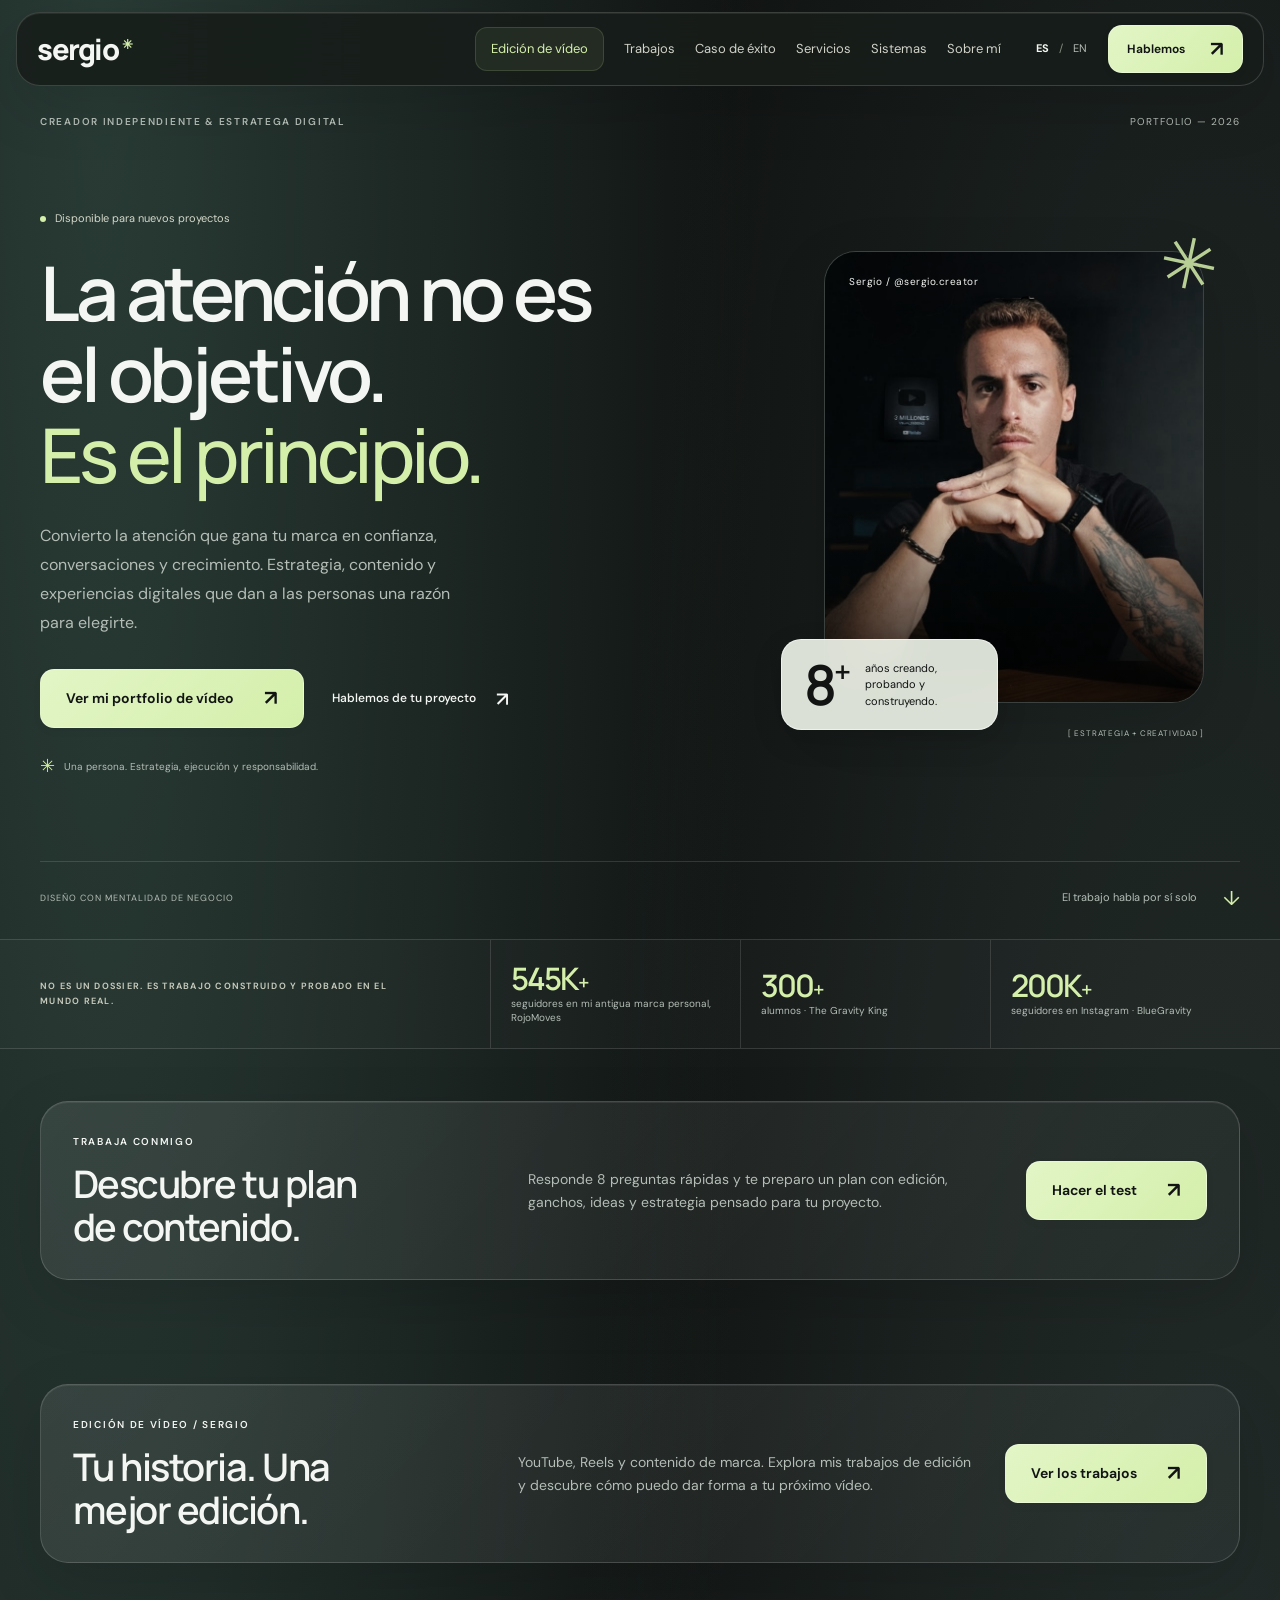
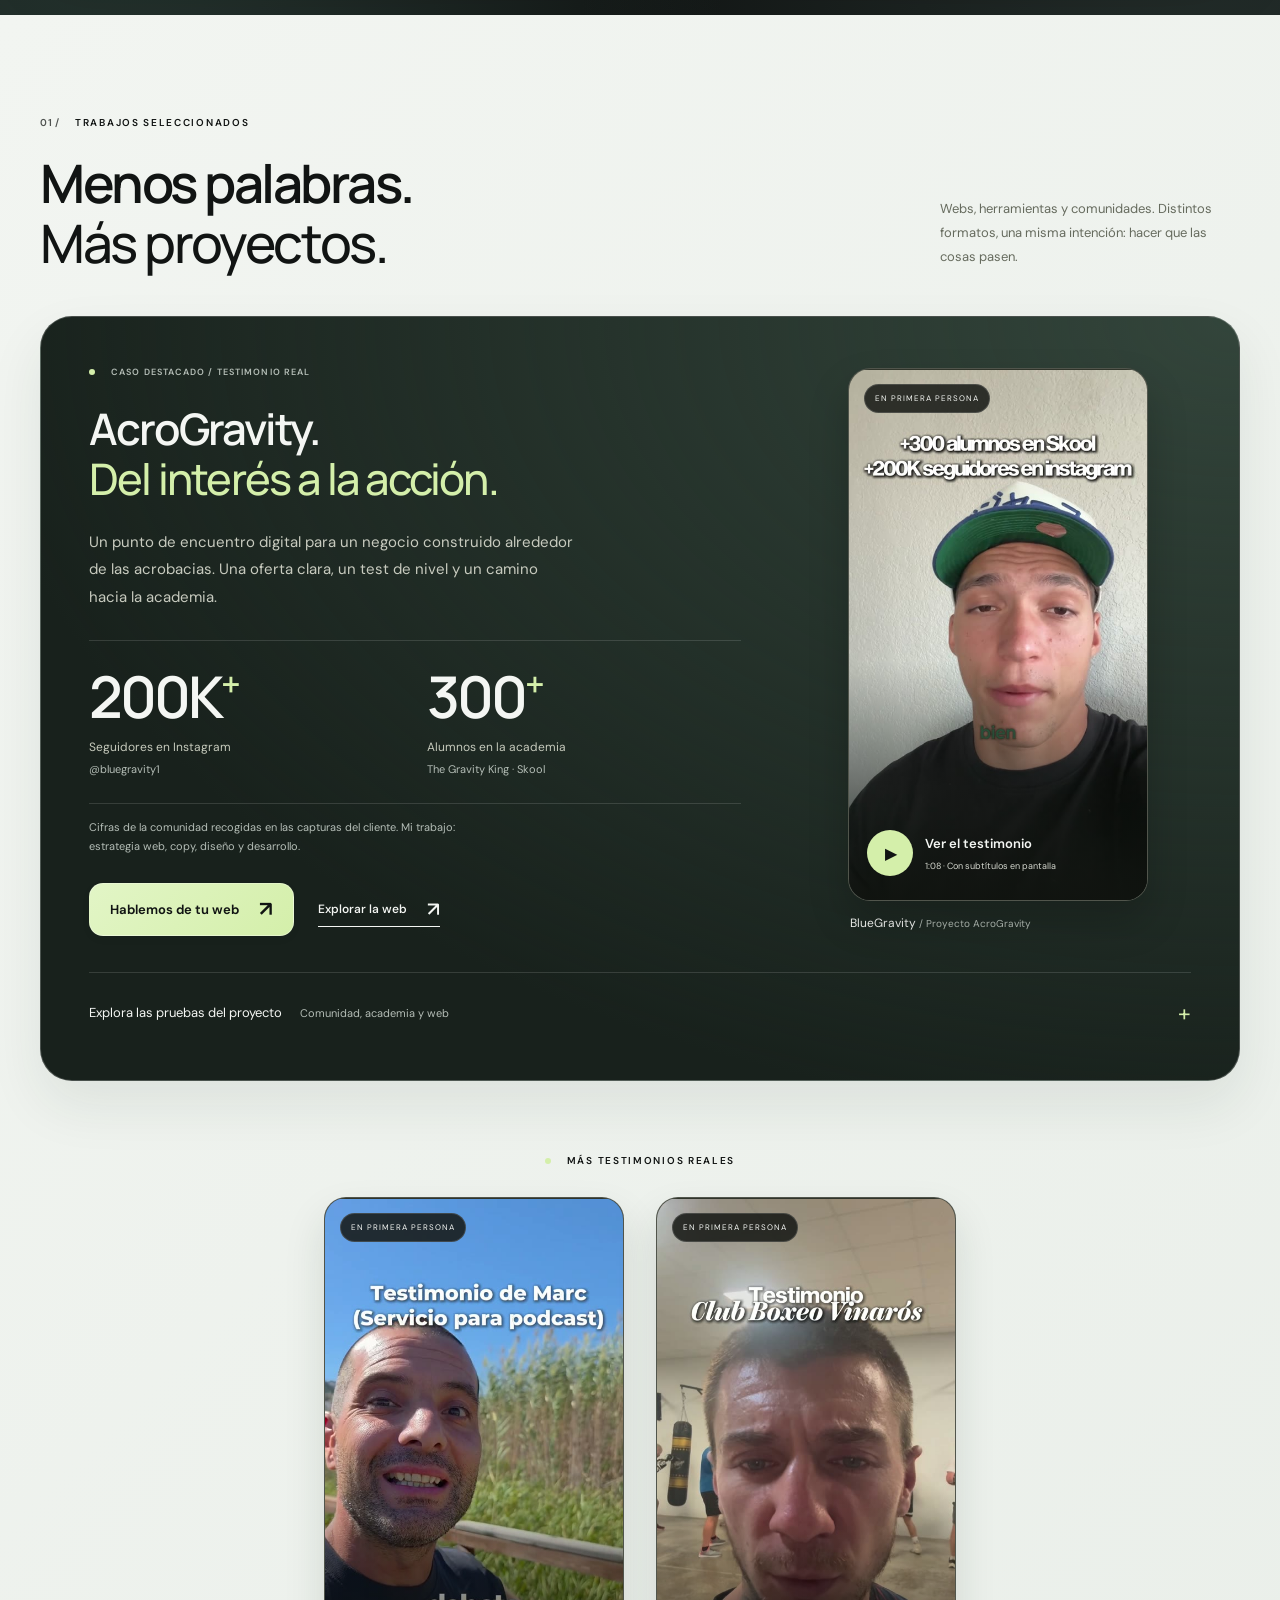
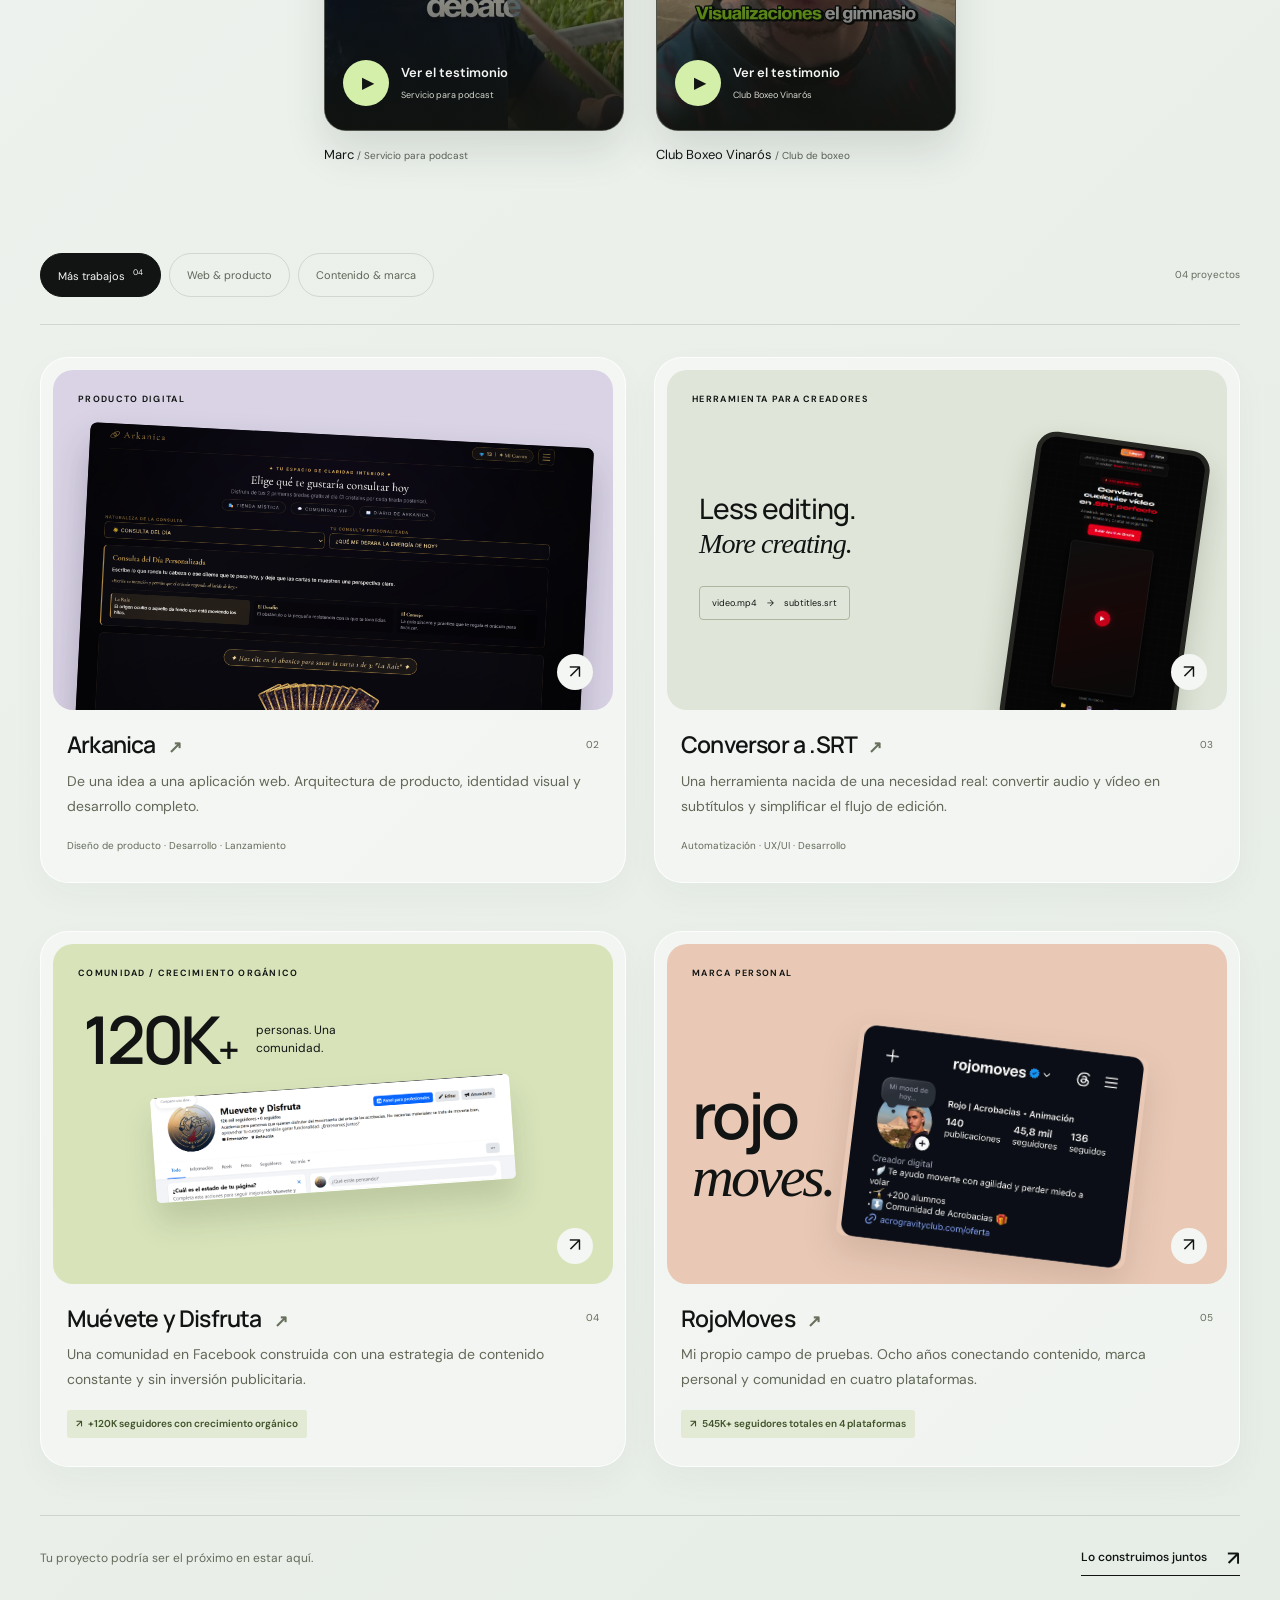
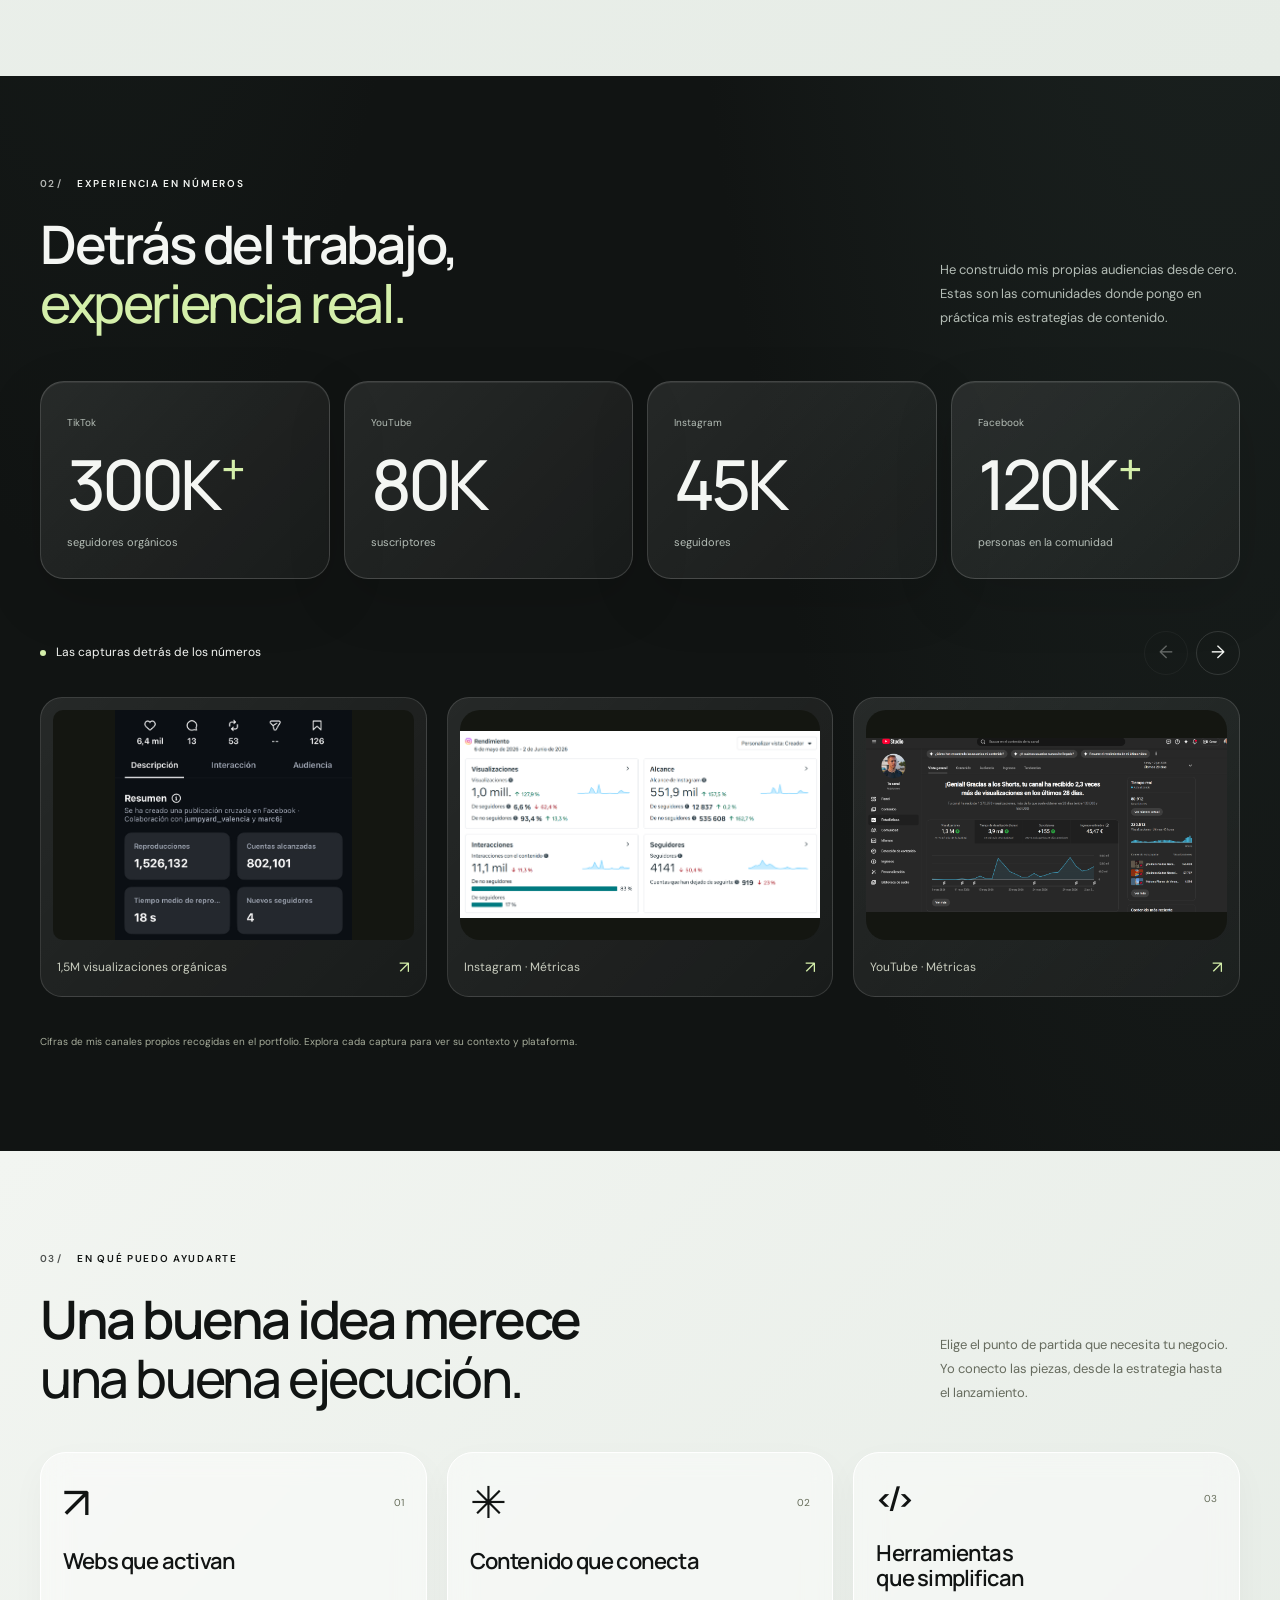
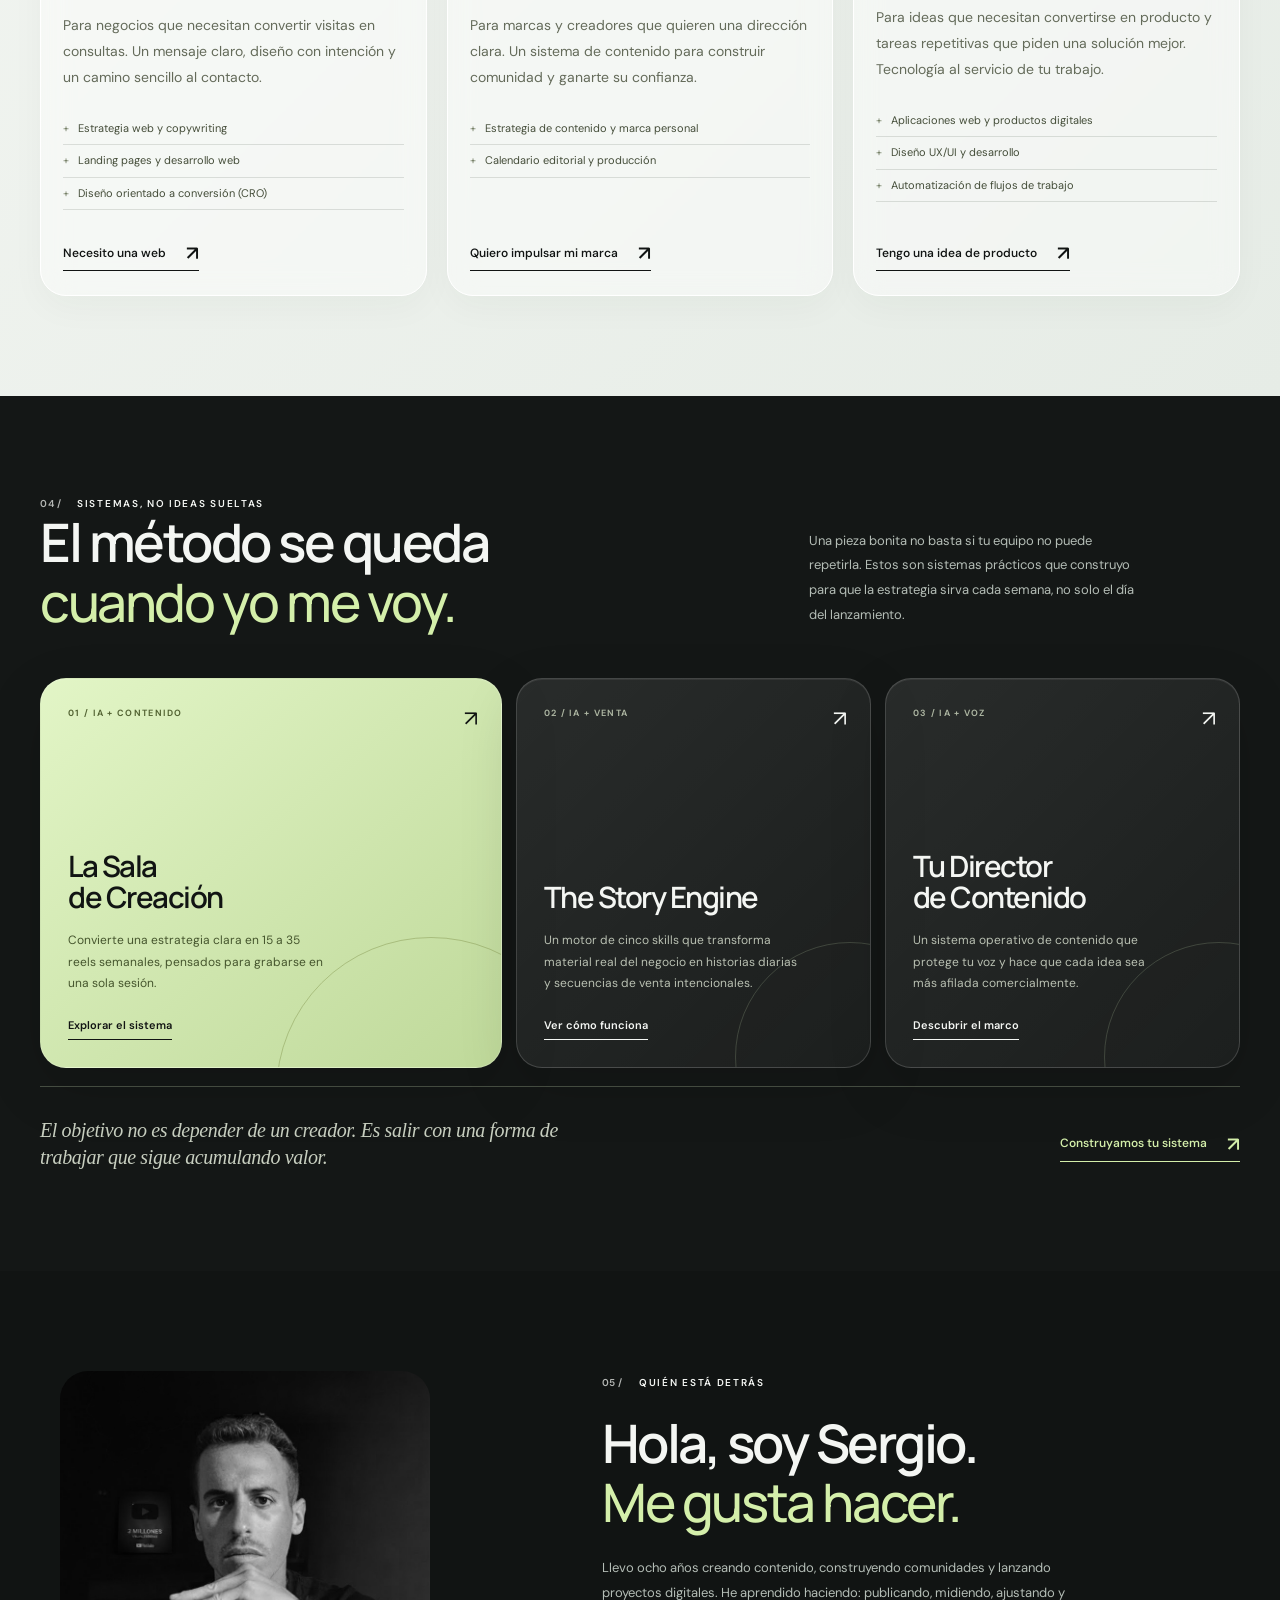
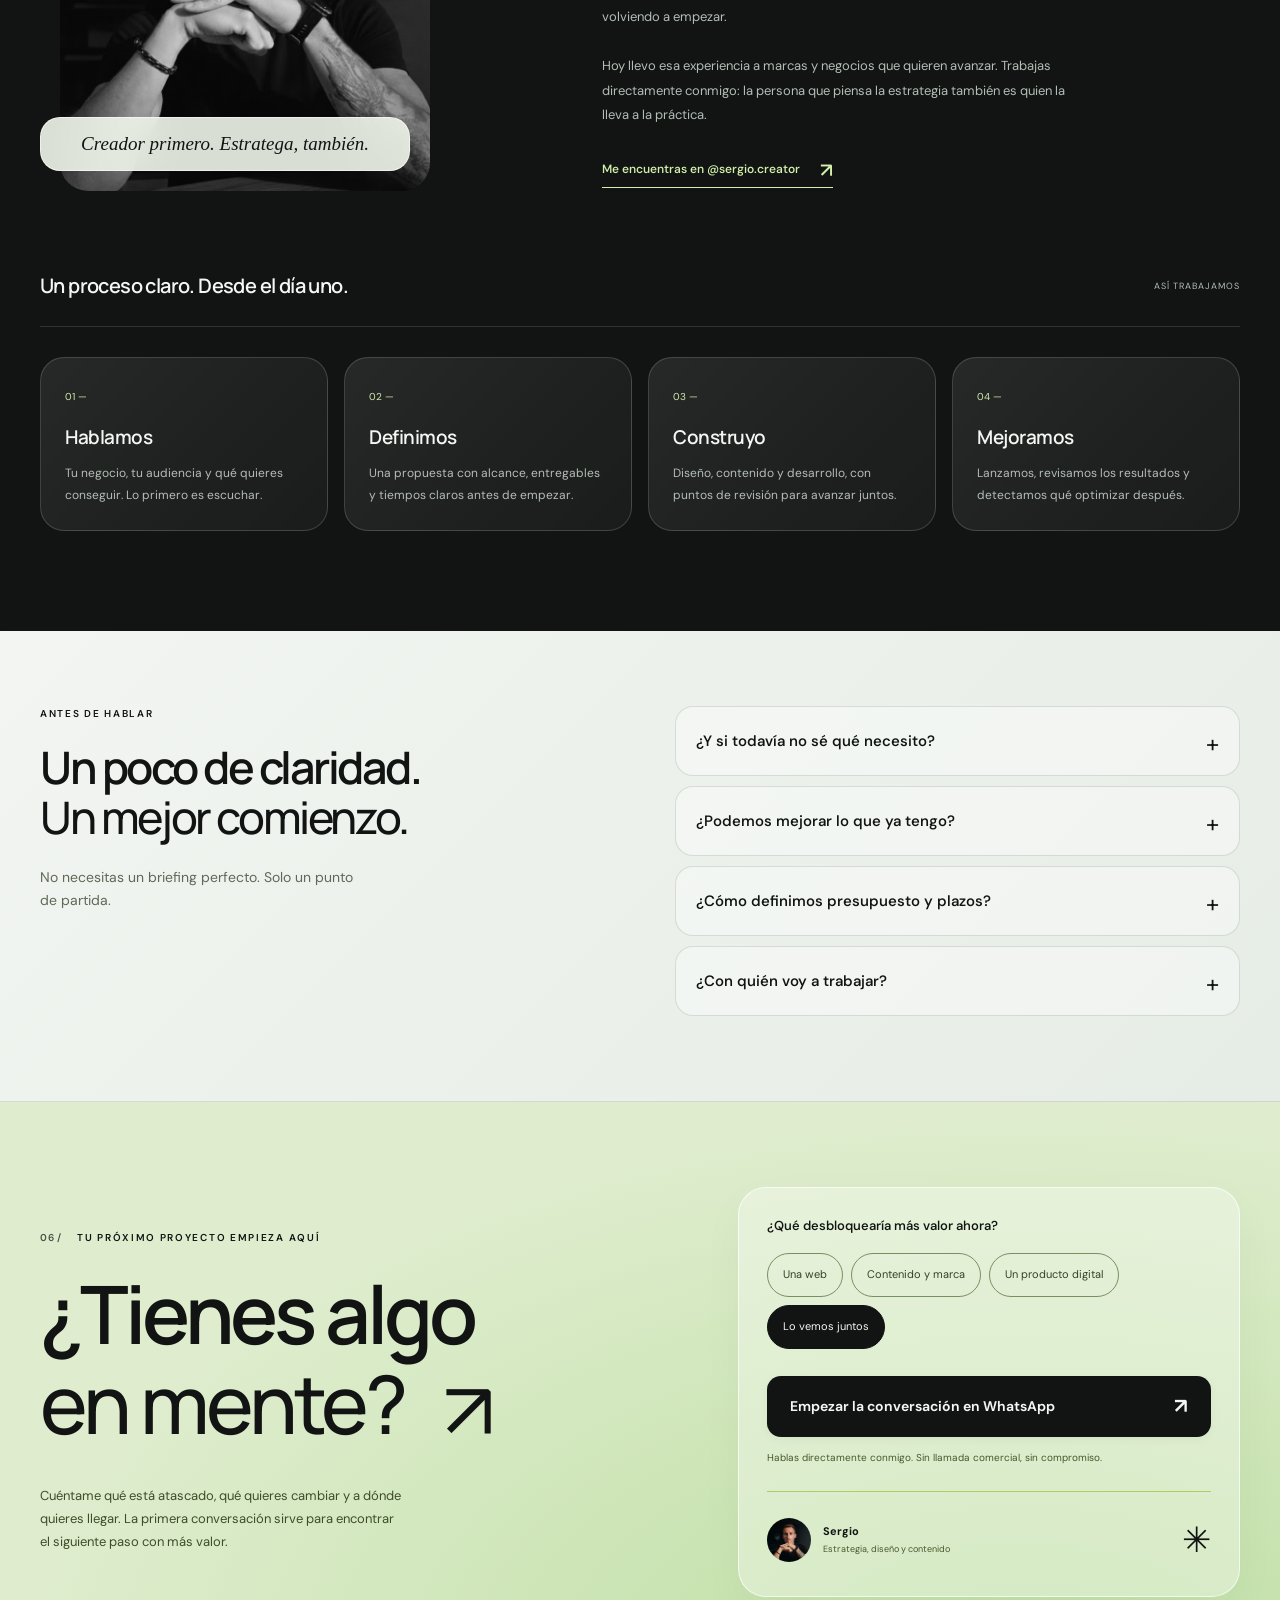
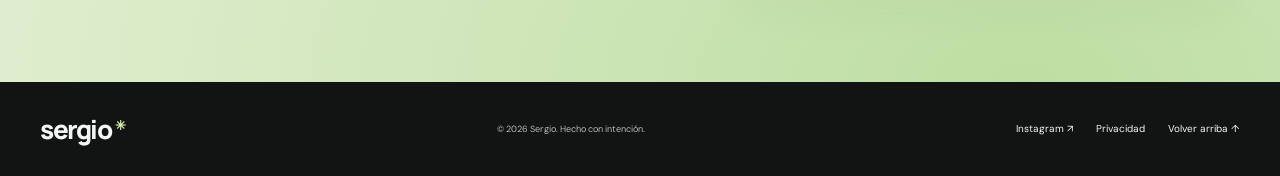
<file: index.html>
<!DOCTYPE html>
<html lang="es">
<head>
  <meta charset="UTF-8">
  <meta name="viewport" content="width=device-width, initial-scale=1.0">
  <meta name="description" content="Sergio convierte atención en confianza, conversaciones y crecimiento con estrategia, contenido y experiencias digitales diseñadas para mover negocio.">
  <meta name="theme-color" content="#171916">
  <meta property="og:title" content="Sergio — Estrategia, contenido y crecimiento digital">
  <meta property="og:description" content="Estrategia, contenido y experiencias digitales que convierten atención en confianza, conversaciones y crecimiento.">
  <meta property="og:type" content="website">
  <title>Sergio — Estrategia, contenido y crecimiento digital</title>
<link rel="canonical" href="https://sergiocreator.com/">
<meta property="og:url" content="https://sergiocreator.com/">
<meta property="og:image" content="https://sergiocreator.com/assets/og-image.png">
<meta property="og:image:width" content="1200">
<meta property="og:image:height" content="630">
<meta property="og:image:alt" content="Sergio: convierte atención en clientes con estrategia, edición de vídeo y webs">
<meta property="og:locale" content="es_ES">
<meta property="og:site_name" content="Sergio">
<meta name="twitter:card" content="summary_large_image">
<meta name="twitter:image" content="https://sergiocreator.com/assets/og-image.png">

  <link rel="icon" type="image/svg+xml" href="assets/favicon.svg">
  <link rel="preconnect" href="https://fonts.googleapis.com">
  <link rel="preconnect" href="https://fonts.gstatic.com" crossorigin>
  <link href="https://fonts.googleapis.com/css2?family=DM+Sans:wght@400;450;500;550;600;650;700&family=Manrope:wght@400;500;600;650;700;750;800&display=swap" rel="stylesheet">
  <link rel="stylesheet" href="assets/portfolio.css?v=20261015">
  <link rel="stylesheet" href="assets/premium.css?v=20261002">
  <script src="assets/portfolio.js?v=20261015" defer></script>
<script defer data-domain="sergiocreator.com" src="https://plausible.io/js/script.js"></script>
<script>window.plausible=window.plausible||function(){(window.plausible.q=window.plausible.q||[]).push(arguments)}</script>
</head>
<body>
  <a class="skip-link" href="#contenido" data-en="Skip to content">Saltar al contenido</a>
  <header class="site-header">
    <div class="container header-inner">
      <a class="wordmark" href="#hero" aria-label="Sergio, inicio" data-en-aria="Sergio, home">sergio<span aria-hidden="true">✳</span></a>
      <nav class="main-nav" id="main-nav" aria-label="Navegación principal" data-en-aria="Main navigation">
        <a href="videos.html" class="nav-featured" data-en="Video editing">Edición de vídeo</a>
        <a href="#proyectos" data-en="Work">Trabajos</a>
        <a href="#caso-acrogravity" data-en="Client story">Caso de éxito</a>
        <a href="#servicios" data-en="Services">Servicios</a>
        <a href="#sistemas" data-en="Systems">Sistemas</a>
        <a href="#sobre-mi" data-en="About me">Sobre mí</a>
        <a href="#contacto" class="mobile-contact" data-en="Let's talk ↗">Hablemos ↗</a>
      </nav>
      <div class="header-actions">
        <div class="language-switch" role="group" aria-label="Idioma / Language">
          <button type="button" data-lang="es" aria-pressed="true" aria-label="Español">ES</button><span aria-hidden="true">/</span><button type="button" data-lang="en" aria-pressed="false" aria-label="English">EN</button>
        </div>
        <a class="button button-small button-lime header-cta" href="#contacto"><span data-en="Let's talk">Hablemos</span><span aria-hidden="true">↗</span></a>
        <button class="menu-toggle" type="button" aria-expanded="false" aria-controls="main-nav" aria-label="Abrir menú" data-en-aria="Open menu"><span></span><span></span></button>
      </div>
    </div>
  </header>

  <main id="contenido">
    <section class="hero container" id="hero" aria-labelledby="hero-title">
      <div class="hero-topline"><p class="eyebrow" data-en="INDEPENDENT CREATOR & DIGITAL STRATEGIST">CREADOR INDEPENDIENTE & ESTRATEGA DIGITAL</p><span class="edition">PORTFOLIO — 2026</span></div>
      <div class="hero-grid">
        <div class="hero-copy">
          <p class="availability"><span class="status-dot" aria-hidden="true"></span><span data-en="Available for new projects">Disponible para nuevos proyectos</span></p>
          <h1 id="hero-title"><span data-en="Attention isn't">La atención no es</span><br><span data-en="the goal.">el objetivo.</span><br><span class="accent hero-last" data-en="It's the beginning.">Es el principio.</span></h1>
          <p class="hero-description" data-en="I turn the attention your brand earns into trust, enquiries and growth. Strategy, content and digital experiences that give people a reason to choose you.">Convierto la atención que gana tu marca en confianza, conversaciones y crecimiento. Estrategia, contenido y experiencias digitales que dan a las personas una razón para elegirte.</p>
          <div class="hero-buttons"><a class="button button-lime" href="videos.html"><span data-en="Explore my video portfolio">Ver mi portfolio de vídeo</span><span aria-hidden="true">↗</span></a><a class="text-link" href="#contacto"><span data-en="Let's talk about your project">Hablemos de tu proyecto</span><span aria-hidden="true">↗</span></a></div>
          <div class="hero-note"><span class="mini-star" aria-hidden="true">✳</span><p data-en="One person. Strategy, execution and accountability.">Una persona. Estrategia, ejecución y responsabilidad.</p></div>
        </div>
        <div class="hero-visual">
          <div class="portrait-frame"><img src="assets/Yo.jpg" alt="Sergio, creador y estratega digital" data-en-alt="Sergio, creator and digital strategist" width="768" height="1376" fetchpriority="high"><div class="portrait-caption"><span>Sergio / @sergio.creator</span><span aria-hidden="true">↗</span></div></div>
          <div class="orbit-stamp" aria-hidden="true">✳</div>
          <div class="experience-note"><strong>8<span>+</span></strong><span data-en="years creating, testing and building.">años creando, probando y construyendo.</span></div>
          <span class="portrait-index" aria-hidden="true">[ ESTRATEGIA + CREATIVIDAD ]</span>
        </div>
      </div>
      <div class="hero-footer"><span data-en="DESIGN WITH A BUSINESS MINDSET">DISEÑO CON MENTALIDAD DE NEGOCIO</span><a href="#proyectos"><span data-en="The work speaks for itself">El trabajo habla por sí solo</span><span aria-hidden="true">↓</span></a></div>
    </section>

    <section class="proof-strip" aria-label="Resultados destacados" data-en-aria="Featured results">
      <div class="container proof-strip-inner">
        <p data-en="NOT A DECK. WORK BUILT AND TESTED IN THE REAL WORLD.">NO ES UN DOSSIER. ES TRABAJO CONSTRUIDO Y PROBADO EN EL MUNDO REAL.</p>
        <div><strong>545K<span>+</span></strong><span data-en="followers in my former personal brand, RojoMoves">seguidores en mi antigua marca personal, RojoMoves</span></div>
        <div><strong>300<span>+</span></strong><span data-en="students · The Gravity King">alumnos · The Gravity King</span></div>
        <div><strong>200K<span>+</span></strong><span data-en="Instagram followers · BlueGravity">seguidores en Instagram · BlueGravity</span></div>
      </div>
    </section>

    <section class="studio-entry container" aria-labelledby="plan-entry-title">
      <div class="studio-entry-card">
        <div><p class="eyebrow" data-en="WORK WITH ME">TRABAJA CONMIGO</p><h2 id="plan-entry-title" data-en="Find out your content plan.">Descubre tu plan de contenido.</h2></div>
        <p data-en="Answer 8 quick questions and I'll prepare a plan with editing, hooks, ideas and strategy tailored to your project.">Responde 8 preguntas rápidas y te preparo un plan con edición, ganchos, ideas y estrategia pensado para tu proyecto.</p>
        <a class="button button-lime" href="plan.html?ref=web-banner"><span data-en="Take the test">Hacer el test</span><span aria-hidden="true">↗</span></a>
      </div>
    </section>

    <section class="studio-entry container" aria-labelledby="studio-entry-title">
      <div class="studio-entry-card">
        <div><p class="eyebrow" data-en="VIDEO EDITING / SERGIO">EDICIÓN DE VÍDEO / SERGIO</p><h2 id="studio-entry-title" data-en="Your story. A better edit.">Tu historia. Una mejor edición.</h2></div>
        <p data-en="YouTube, Reels and branded content. Explore my editing work and discover how I can bring your next video to life.">YouTube, Reels y contenido de marca. Explora mis trabajos de edición y descubre cómo puedo dar forma a tu próximo vídeo.</p>
        <a class="button button-lime" href="videos.html"><span data-en="Watch the work">Ver los trabajos</span><span aria-hidden="true">↗</span></a>
      </div>
    </section>

    <section class="work-section light-section" id="proyectos" aria-labelledby="work-title">
      <div class="container">
        <div class="section-heading"><div><p class="eyebrow"><span class="section-number">01 /</span><span data-en="SELECTED WORK">TRABAJOS SELECCIONADOS</span></p><h2 id="work-title"><span data-en="Less talk.">Menos palabras.</span><br><span class="serif" data-en="More projects.">Más proyectos.</span></h2></div><p class="section-intro" data-en="Webs, tools and communities. Different formats, one intention: make things happen.">Webs, herramientas y comunidades. Distintos formatos, una misma intención: hacer que las cosas pasen.</p></div>
        <article class="featured-case" id="caso-acrogravity" aria-labelledby="case-title">
          <div class="case-layout">
            <div class="case-story">
              <p class="eyebrow"><span class="status-dot" aria-hidden="true"></span><span data-en="FEATURED CASE / CLIENT TESTIMONIAL">CASO DESTACADO / TESTIMONIO REAL</span></p>
              <h3 id="case-title">AcroGravity.<br><span class="serif" data-en="From interest to action.">Del interés a la acción.</span></h3>
              <p class="case-lead" data-en="A digital home for a business built around acrobatics. A clear offer, a level test and a path to the academy.">Un punto de encuentro digital para un negocio construido alrededor de las acrobacias. Una oferta clara, un test de nivel y un camino hacia la academia.</p>
              <dl class="case-metrics">
                <div><dt><span data-en="Instagram followers">Seguidores en Instagram</span><small>@bluegravity1</small></dt><dd>200K<span>+</span></dd></div>
                <div><dt><span data-en="Students in the academy">Alumnos en la academia</span><small>The Gravity King · Skool</small></dt><dd>300<span>+</span></dd></div>
              </dl>
              <p class="case-context" data-en="Community figures shown in the client's screenshots. My work: web strategy, copy, design and development.">Cifras de la comunidad recogidas en las capturas del cliente. Mi trabajo: estrategia web, copy, diseño y desarrollo.</p>
              <div class="case-actions"><a class="button button-lime" href="#contacto" data-service="web"><span data-en="Let's talk about your website">Hablemos de tu web</span><span aria-hidden="true">↗</span></a><a class="text-link" href="https://acrogravity.netlify.app/" target="_blank" rel="noopener noreferrer"><span data-en="Explore the website">Explorar la web</span><span aria-hidden="true">↗</span></a></div>
            </div>
            <div class="case-testimonial">
              <a class="testimonial-trigger" href="assets/acrogravity-testimonio-web.mp4" data-video-trigger data-src="assets/acrogravity-testimonio-web.mp4" data-poster="assets/acrogravity-testimonio.jpg" data-title="AcroGravity · Testimonio" data-title-en="AcroGravity · Client testimonial" aria-label="Ver testimonio de AcroGravity, 1 minuto y 8 segundos" data-en-aria="Watch AcroGravity's testimonial, 1 minute 8 seconds">
                <img src="assets/acrogravity-testimonio.jpg" alt="BlueGravity cuenta su experiencia trabajando con Sergio" data-en-alt="BlueGravity shares his experience working with Sergio" width="540" height="960" loading="lazy">
                <span class="video-badge" data-en="IN HIS OWN WORDS">EN PRIMERA PERSONA</span>
                <span class="testimonial-play"><span class="play-icon" aria-hidden="true">▶</span><span><strong data-en="Watch the testimonial">Ver el testimonio</strong><small data-en="1:08 · Spanish with on-screen subtitles">1:08 · Con subtítulos en pantalla</small></span></span>
              </a>
              <p class="testimonial-credit">BlueGravity <span data-en="/ AcroGravity project">/ Proyecto AcroGravity</span></p>
            </div>

          </div>
          <details class="case-details">
            <summary><span data-en="Explore the project evidence">Explora las pruebas del proyecto</span><span class="detail-hint" data-en="Community, academy & website">Comunidad, academia y web</span></summary>
            <div class="case-evidence">
              <a class="evidence" href="assets/acrogravity.png"><img src="assets/acrogravity.png" alt="Portada de AcroGravity con test de nivel de acrobacias" data-en-alt="AcroGravity homepage with an acrobatics level test" width="1627" height="711" loading="lazy"><span><span data-en="AcroGravity · Homepage & level test">AcroGravity · Portada y test de nivel</span><span aria-hidden="true">↗</span></span></a>
              <a class="evidence" href="assets/bluegravity_instagram.png"><img src="assets/bluegravity_instagram.png" alt="Perfil de BlueGravity con 213 mil seguidores en Instagram" data-en-alt="BlueGravity profile with 213 thousand Instagram followers" width="858" height="357" loading="lazy"><span><span data-en="BlueGravity · Instagram community">BlueGravity · Comunidad en Instagram</span><span aria-hidden="true">↗</span></span></a>
              <a class="evidence" href="assets/gravityking_skool.png"><img src="assets/gravityking_skool.png" alt="The Gravity King en Skool con 319 miembros" data-en-alt="The Gravity King on Skool with 319 members" width="396" height="670" loading="lazy"><span><span data-en="The Gravity King · Academy">The Gravity King · Academia</span><span aria-hidden="true">↗</span></span></a>
              <a class="evidence" href="assets/acrogravityclub_web.jpg"><img src="assets/acrogravityclub_web.jpg" alt="Diseño de la web AcroGravity Club y su test de nivel" data-en-alt="AcroGravity Club website design and level test" width="931" height="1348" loading="lazy"><span><span data-en="AcroGravity · Website design">AcroGravity · Diseño web</span><span aria-hidden="true">↗</span></span></a>
            </div>
          </details>
        </article>
        <div class="testimonial-row">
          <p class="eyebrow testimonial-eyebrow"><span class="status-dot" aria-hidden="true"></span><span data-en="MORE REAL TESTIMONIALS">MÁS TESTIMONIOS REALES</span></p>
          <div class="testimonial-cards">
            <figure class="testimonial-card">
              <a class="testimonial-trigger" href="assets/testimonio-marc-web.mp4" data-video-trigger data-src="assets/testimonio-marc-web.mp4" data-poster="assets/testimonio-marc-poster.jpg" data-title="Marc · Testimonio" data-title-en="Marc · Testimonial" aria-label="Ver testimonio de Marc sobre el servicio para podcast" data-en-aria="Watch Marc's testimonial about the podcast service">
                <img src="assets/testimonio-marc-poster.jpg" alt="Marc cuenta su experiencia con el servicio para podcast" data-en-alt="Marc shares his experience with the podcast service" width="540" height="960" loading="lazy">
                <span class="video-badge" data-en="IN HIS OWN WORDS">EN PRIMERA PERSONA</span>
                <span class="testimonial-play"><span class="play-icon" aria-hidden="true">▶</span><span><strong data-en="Watch the testimonial">Ver el testimonio</strong><small data-en="Podcast service">Servicio para podcast</small></span></span>
              </a>
              <figcaption class="testimonial-credit">Marc <span data-en="/ Podcast service">/ Servicio para podcast</span></figcaption>
            </figure>
            <figure class="testimonial-card">
              <a class="testimonial-trigger" href="assets/testimonio-boxeo-web.mp4" data-video-trigger data-src="assets/testimonio-boxeo-web.mp4" data-poster="assets/testimonio-boxeo-poster.jpg" data-title="Club Boxeo Vinarós · Testimonio" data-title-en="Club Boxeo Vinarós · Testimonial" aria-label="Ver testimonio del Club de Boxeo Vinarós" data-en-aria="Watch the Club Boxeo Vinarós testimonial">
                <img src="assets/testimonio-boxeo-poster.jpg" alt="Testimonio de un alumno del Club de Boxeo Vinarós" data-en-alt="Testimonial from a student at Club de Boxeo Vinarós" width="540" height="960" loading="lazy">
                <span class="video-badge" data-en="IN HIS OWN WORDS">EN PRIMERA PERSONA</span>
                <span class="testimonial-play"><span class="play-icon" aria-hidden="true">▶</span><span><strong data-en="Watch the testimonial">Ver el testimonio</strong><small data-en="Club Boxeo Vinarós">Club Boxeo Vinarós</small></span></span>
              </a>
              <figcaption class="testimonial-credit">Club Boxeo Vinarós <span data-en="/ Boxing club">/ Club de boxeo</span></figcaption>
            </figure>
          </div>
        </div>
        <div class="work-toolbar"><div class="filters" role="group" aria-label="Filtrar proyectos" data-en-aria="Filter projects" hidden><button type="button" data-filter="all" aria-pressed="true"><span data-en="More work">Más trabajos</span><sup>04</sup></button><button type="button" data-filter="web" aria-pressed="false" data-en="Web & product">Web & producto</button><button type="button" data-filter="content" aria-pressed="false" data-en="Content & brand">Contenido & marca</button></div><p class="work-count" aria-live="polite" aria-atomic="true">04 proyectos</p></div>
        <div class="project-grid">
          <article class="project-card project-half" data-category="web">
            <a class="project-visual arkanica-visual" href="https://arkanica.netlify.app/" target="_blank" rel="noopener noreferrer" aria-label="Visitar Arkanica, abre en otra pestaña" data-en-aria="Visit Arkanica, opens in a new tab"><span class="visual-label" data-en="DIGITAL PRODUCT">PRODUCTO DIGITAL</span><div class="app-frame"><img src="assets/arkanica.png" alt="Interfaz de Arkanica con consultas personalizadas y cartas" data-en-alt="Arkanica interface with personalized readings and cards" width="1782" height="1380" loading="lazy"></div><span class="visual-open" aria-hidden="true">↗</span></a>
            <div class="project-info"><div class="project-title-row"><h3><a href="https://arkanica.netlify.app/" target="_blank" rel="noopener noreferrer">Arkanica <span aria-hidden="true">↗</span></a></h3><span class="project-index">02</span></div><p data-en="From an idea to a live web app. Product architecture, visual identity and end-to-end development.">De una idea a una aplicación web. Arquitectura de producto, identidad visual y desarrollo completo.</p><span class="project-deliverable" data-en="Product design · Development · Launch">Diseño de producto · Desarrollo · Lanzamiento</span></div>
          </article>
          <article class="project-card project-half" data-category="web">
            <a class="project-visual srt-visual" href="https://sergioworker.netlify.app/" target="_blank" rel="noopener noreferrer" aria-label="Probar conversor SRT, abre en otra pestaña" data-en-aria="Try the SRT converter, opens in a new tab"><span class="visual-label" data-en="TOOL FOR CREATORS">HERRAMIENTA PARA CREADORES</span><div class="srt-type" aria-hidden="true"><span>Less editing.</span><strong>More creating.</strong><span class="file-tag">video.mp4 <span>→</span> subtitles.srt</span></div><div class="phone-frame"><img src="assets/convertidorsrt.png" alt="Conversor de vídeos a subtítulos SRT" data-en-alt="Video to SRT subtitle converter" width="714" height="1216" loading="lazy"></div><span class="visual-open" aria-hidden="true">↗</span></a>
            <div class="project-info"><div class="project-title-row"><h3><a href="https://sergioworker.netlify.app/" target="_blank" rel="noopener noreferrer"><span data-en="SRT converter">Conversor a .SRT</span> <span aria-hidden="true">↗</span></a></h3><span class="project-index">03</span></div><p data-en="A tool born from a real need: turn audio and video into subtitles and simplify the editing workflow.">Una herramienta nacida de una necesidad real: convertir audio y vídeo en subtítulos y simplificar el flujo de edición.</p><span class="project-deliverable" data-en="Automation · UX/UI · Development">Automatización · UX/UI · Desarrollo</span></div>
          </article>
          <article class="project-card project-half" data-category="content">
            <a class="project-visual community-visual" href="https://www.facebook.com/people/Muevete-y-Disfruta/61587223364554/" target="_blank" rel="noopener noreferrer" aria-label="Ver Muévete y Disfruta en Facebook, abre en otra pestaña" data-en-aria="View Muévete y Disfruta on Facebook, opens in a new tab"><span class="visual-label" data-en="COMMUNITY / ORGANIC GROWTH">COMUNIDAD / CRECIMIENTO ORGÁNICO</span><div class="community-stat"><strong>120K<span>+</span></strong><span data-en="people. One community.">personas. Una comunidad.</span></div><img src="assets/muevete-y-disfruta.png" alt="Página de Facebook Muévete y Disfruta" data-en-alt="Muévete y Disfruta Facebook page" loading="lazy"><span class="visual-open" aria-hidden="true">↗</span></a>
            <div class="project-info"><div class="project-title-row"><h3><a href="https://www.facebook.com/people/Muevete-y-Disfruta/61587223364554/" target="_blank" rel="noopener noreferrer">Muévete y Disfruta <span aria-hidden="true">↗</span></a></h3><span class="project-index">04</span></div><p data-en="A Facebook community built with a consistent content strategy, without paid advertising.">Una comunidad en Facebook construida con una estrategia de contenido constante y sin inversión publicitaria.</p><span class="result-tag"><span aria-hidden="true">↗</span><span data-en="120K+ followers through organic growth">+120K seguidores con crecimiento orgánico</span></span></div>
          </article>
          <article class="project-card project-half" data-category="content">
            <a class="project-visual brand-visual" href="https://www.instagram.com/rojomoves" target="_blank" rel="noopener noreferrer" aria-label="Ver RojoMoves en Instagram, abre en otra pestaña" data-en-aria="View RojoMoves on Instagram, opens in a new tab"><span class="visual-label" data-en="PERSONAL BRAND">MARCA PERSONAL</span><div class="brand-type" aria-hidden="true">rojo<br><em>moves.</em></div><img src="assets/antigua-marca-personal.png" alt="Perfil de Instagram de RojoMoves" data-en-alt="RojoMoves Instagram profile" width="1205" height="883" loading="lazy"><span class="visual-open" aria-hidden="true">↗</span></a>
            <div class="project-info"><div class="project-title-row"><h3><a href="https://www.instagram.com/rojomoves" target="_blank" rel="noopener noreferrer">RojoMoves <span aria-hidden="true">↗</span></a></h3><span class="project-index">05</span></div><p data-en="My own testing ground. Eight years connecting content, personal brand and community across four platforms.">Mi propio campo de pruebas. Ocho años conectando contenido, marca personal y comunidad en cuatro plataformas.</p><span class="result-tag"><span aria-hidden="true">↗</span><span data-en="545K+ total followers across 4 platforms">545K+ seguidores totales en 4 plataformas</span></span></div>
          </article>
        </div>
        <div class="work-bottom"><p data-en="Your project could be the next one here.">Tu proyecto podría ser el próximo en estar aquí.</p><a class="text-link" href="#contacto"><span data-en="Let's build it together">Lo construimos juntos</span><span aria-hidden="true">↗</span></a></div>
      </div>
    </section>

    <section class="results-section" id="resultados" aria-labelledby="results-title">
      <div class="container">
        <div class="section-heading"><div><p class="eyebrow"><span class="section-number">02 /</span><span data-en="EXPERIENCE IN NUMBERS">EXPERIENCIA EN NÚMEROS</span></p><h2 id="results-title"><span data-en="Behind the work,">Detrás del trabajo,</span><br><span class="serif accent" data-en="real experience.">experiencia real.</span></h2></div><p class="section-intro" data-en="I've built my own audiences from scratch. These are the communities where I put my content strategies into practice.">He construido mis propias audiencias desde cero. Estas son las comunidades donde pongo en práctica mis estrategias de contenido.</p></div>
        <div class="metrics">
          <div class="metric-box">
            <span class="metric-platform">TikTok</span>
            <strong>300K<span>+</span></strong>
            <p data-en="organic followers">seguidores orgánicos</p>
          </div>
          <div class="metric-box">
            <span class="metric-platform">YouTube</span>
            <strong>80K</strong>
            <p data-en="subscribers">suscriptores</p>
          </div>
          <div class="metric-box">
            <span class="metric-platform">Instagram</span>
            <strong>45K</strong>
            <p data-en="followers">seguidores</p>
          </div>
          <div class="metric-box">
            <span class="metric-platform">Facebook</span>
            <strong>120K<span>+</span></strong>
            <p data-en="community members">personas en la comunidad</p>
          </div>
        </div>
        <div class="gallery-heading"><p><span class="status-dot" aria-hidden="true"></span><span data-en="The screenshots behind the numbers">Las capturas detrás de los números</span></p><div class="gallery-controls" hidden><button type="button" data-gallery-direction="-1" aria-label="Capturas anteriores" data-en-aria="Previous screenshots">←</button><button type="button" data-gallery-direction="1" aria-label="Capturas siguientes" data-en-aria="Next screenshots">→</button></div></div>
        <div class="evidence-gallery" tabindex="0" role="region" aria-label="Capturas de resultados. Desliza para ver más." data-en-aria="Results screenshots. Scroll to see more.">
          <a class="evidence" href="assets/60k-likes.PNG"><img src="assets/60k-likes.PNG" alt="Publicación con más de 1,5 millones de reproducciones" data-en-alt="Post with over 1.5 million views" loading="lazy"><span><span data-en="1.5M organic views">1,5M visualizaciones orgánicas</span><span aria-hidden="true">↗</span></span></a>
          <a class="evidence" href="assets/metricas-instagram.png"><img src="assets/metricas-instagram.png" alt="Captura de estadísticas de Instagram" data-en-alt="Instagram analytics screenshot" loading="lazy" style="border-radius: 20px;"><span><span data-en="Instagram · Analytics">Instagram · Métricas</span><span aria-hidden="true">↗</span></span></a>
          <a class="evidence" href="assets/metricas-youtube.png"><img src="assets/metricas-youtube.png" alt="Captura de estadísticas de YouTube" data-en-alt="YouTube analytics screenshot" loading="lazy" style="border-radius: 20px;"><span><span data-en="YouTube · Analytics">YouTube · Métricas</span><span aria-hidden="true">↗</span></span></a>
          <a class="evidence" href="assets/tiktok.PNG"><img src="assets/tiktok.PNG" alt="Captura del crecimiento de la cuenta de TikTok" data-en-alt="TikTok account growth screenshot" loading="lazy" style="border-radius: 20px;"><span><span data-en="TikTok · Growth">TikTok · Crecimiento</span><span aria-hidden="true">↗</span></span></a>
          <a class="evidence" href="assets/metricas-facebook.png"><img src="assets/metricas-facebook.png" alt="Captura de estadísticas de Facebook" data-en-alt="Facebook analytics screenshot" loading="lazy" style="border-radius: 20px;"><span><span data-en="Facebook · Analytics">Facebook · Métricas</span><span aria-hidden="true">↗</span></span></a>
          <a class="evidence" href="assets/muevete-y-disfruta.png"><img src="assets/muevete-y-disfruta.png" alt="Comunidad Muévete y Disfruta en Facebook" data-en-alt="Muévete y Disfruta community on Facebook" loading="lazy" style="border-radius: 20px;"><span><span>Muévete y Disfruta</span><span aria-hidden="true">↗</span></span></a>
          <a class="evidence" href="assets/antigua-marca-personal.png"><img src="assets/antigua-marca-personal.png" alt="Perfil de la marca personal RojoMoves" data-en-alt="RojoMoves personal brand profile" loading="lazy" style="border-radius: 20px;"><span><span data-en="RojoMoves · Personal brand">RojoMoves · Marca personal</span><span aria-hidden="true">↗</span></span></a>
          <a class="evidence" href="assets/ultimos-videos.PNG"><img src="assets/ultimos-videos.PNG" alt="Selección de vídeos publicados recientemente" data-en-alt="Selection of recently published videos" loading="lazy" style="border-radius: 20px;"><span><span data-en="Recent content">Contenido reciente</span><span aria-hidden="true">↗</span></span></a>
        </div>
        <p class="metrics-note" data-en="Figures from my own channels, as shown in the portfolio. Explore each screenshot to see its context and platform.">Cifras de mis canales propios recogidas en el portfolio. Explora cada captura para ver su contexto y plataforma.</p>
      </div>
    </section>

    <section class="services-section light-section" id="servicios" aria-labelledby="services-title">
      <div class="container">
        <div class="section-heading"><div><p class="eyebrow"><span class="section-number">03 /</span><span data-en="HOW I CAN HELP">EN QUÉ PUEDO AYUDARTE</span></p><h2 id="services-title"><span data-en="A good idea deserves">Una buena idea merece</span><br><span class="serif" data-en="good execution.">una buena ejecución.</span></h2></div><p class="section-intro" data-en="Choose the starting point your business needs. I connect the pieces, from strategy to launch.">Elige el punto de partida que necesita tu negocio. Yo conecto las piezas, desde la estrategia hasta el lanzamiento.</p></div>
        <div class="services-grid">
          <article class="service"><div class="service-top"><span class="service-icon" aria-hidden="true">↗</span><span>01</span></div><h3 data-en="Webs that drive action">Webs que activan</h3><p data-en="For businesses that need to turn visits into enquiries. A clear message, intentional design and a simple path to contact.">Para negocios que necesitan convertir visitas en consultas. Un mensaje claro, diseño con intención y un camino sencillo al contacto.</p><ul><li data-en="Web strategy & copywriting">Estrategia web y copywriting</li><li data-en="Landing pages & web development">Landing pages y desarrollo web</li><li data-en="Conversion-focused design (CRO)">Diseño orientado a conversión (CRO)</li></ul><a class="text-link" href="#contacto" data-service="web"><span data-en="I need a website">Necesito una web</span><span aria-hidden="true">↗</span></a></article>
          <article class="service"><div class="service-top"><span class="service-icon" aria-hidden="true">✳</span><span>02</span></div><h3 data-en="Content that connects">Contenido que conecta</h3><p data-en="For brands and creators who want a clear direction. A content system designed to build a community and earn its trust.">Para marcas y creadores que quieren una dirección clara. Un sistema de contenido para construir comunidad y ganarte su confianza.</p><ul><li data-en="Content strategy & personal brand">Estrategia de contenido y marca personal</li><li data-en="Editorial calendar & production">Calendario editorial y producción</li></ul><a class="text-link" href="#contacto" data-service="content"><span data-en="I want to grow my brand">Quiero impulsar mi marca</span><span aria-hidden="true">↗</span></a></article>
          <article class="service"><div class="service-top"><span class="service-icon code-icon" aria-hidden="true">&lt;/&gt;</span><span>03</span></div><h3 data-en="Tools that simplify">Herramientas que simplifican</h3><p data-en="For ideas that need to become products and repetitive tasks that need a better solution. Technology at the service of your work.">Para ideas que necesitan convertirse en producto y tareas repetitivas que piden una solución mejor. Tecnología al servicio de tu trabajo.</p><ul><li data-en="Web apps & digital products">Aplicaciones web y productos digitales</li><li data-en="UX/UI & development">Diseño UX/UI y desarrollo</li><li data-en="Workflow automation">Automatización de flujos de trabajo</li></ul><a class="text-link" href="#contacto" data-service="product"><span data-en="I have a product idea">Tengo una idea de producto</span><span aria-hidden="true">↗</span></a></article>
        </div>
      </div>
    </section>

    <section class="systems-section" id="sistemas" aria-labelledby="systems-title">
      <div class="container">
        <div class="systems-intro">
          <div><p class="eyebrow"><span class="section-number">04 /</span><span data-en="SYSTEMS, NOT ONE-OFF IDEAS">SISTEMAS, NO IDEAS SUELTAS</span></p><h2 id="systems-title"><span data-en="The method stays">El método se queda</span><br><span class="serif accent" data-en="when I leave.">cuando yo me voy.</span></h2></div>
          <p data-en="A beautiful piece is not enough if the team cannot repeat it. These are practical systems I build to make strategy useful every week, not only on launch day.">Una pieza bonita no basta si tu equipo no puede repetirla. Estos son sistemas prácticos que construyo para que la estrategia sirva cada semana, no solo el día del lanzamiento.</p>
        </div>
        <div class="systems-grid">
          <a class="system-card system-card-featured" href="sala-creacion.html"><span class="system-kicker">01 / IA + CONTENIDO</span><span class="system-arrow" aria-hidden="true">↗</span><h3 data-en="The Creation Room">La Sala de Creación</h3><p data-en="Turn one clear strategy into 15 to 35 reels a week, planned to be filmed in a single session.">Convierte una estrategia clara en 15 a 35 reels semanales, pensados para grabarse en una sola sesión.</p><span class="system-link" data-en="Explore the system">Explorar el sistema</span></a>
          <a class="system-card" href="story-engine.html"><span class="system-kicker">02 / IA + VENTA</span><span class="system-arrow" aria-hidden="true">↗</span><h3>The Story Engine</h3><p data-en="A five-skill engine that turns real business material into daily stories and intentional sales sequences.">Un motor de cinco skills que transforma material real del negocio en historias diarias y secuencias de venta intencionales.</p><span class="system-link" data-en="See how it works">Ver cómo funciona</span></a>
          <a class="system-card" href="director-contenido.html"><span class="system-kicker">03 / IA + VOZ</span><span class="system-arrow" aria-hidden="true">↗</span><h3 data-en="Your Content Director">Tu Director de Contenido</h3><p data-en="A personal content operating system that protects your voice while making every idea commercially sharper.">Un sistema operativo de contenido que protege tu voz y hace que cada idea sea más afilada comercialmente.</p><span class="system-link" data-en="Discover the framework">Descubrir el marco</span></a>
        </div>
        <div class="systems-closing"><p data-en="The point is not to depend on a creator. It is to leave with a way of working that keeps compounding.">El objetivo no es depender de un creador. Es salir con una forma de trabajar que sigue acumulando valor.</p><a class="text-link" href="#contacto"><span data-en="Build your system">Construyamos tu sistema</span><span aria-hidden="true">↗</span></a></div>
      </div>
    </section>

    <section class="about-section" id="sobre-mi" aria-labelledby="about-title">
        <div class="container about-grid">
        <div class="about-photo"><img src="assets/Yo.jpg" alt="Retrato de Sergio" data-en-alt="Portrait of Sergio" width="768" height="1376" loading="lazy"><span class="photo-note" data-en="Creator first. Strategist, too.">Creador primero. Estratega, también.</span></div>
        <div class="about-copy"><p class="eyebrow"><span class="section-number">05 /</span><span data-en="THE PERSON BEHIND THE WORK">QUIÉN ESTÁ DETRÁS</span></p><h2 id="about-title"><span data-en="Hi, I'm Sergio.">Hola, soy Sergio.</span><br><span class="serif accent" data-en="I make things happen.">Me gusta hacer.</span></h2><p data-en="For eight years I've been creating content, building communities and launching digital projects. I've learned by doing: publishing, measuring, adjusting and starting again.">Llevo ocho años creando contenido, construyendo comunidades y lanzando proyectos digitales. He aprendido haciendo: publicando, midiendo, ajustando y volviendo a empezar.</p><p data-en="Today I bring that experience to brands and businesses that want to move forward. You work directly with me: the person thinking through the strategy is also the one bringing it to life.">Hoy llevo esa experiencia a marcas y negocios que quieren avanzar. Trabajas directamente conmigo: la persona que piensa la estrategia también es quien la lleva a la práctica.</p><a class="text-link" href="https://www.instagram.com/sergio.creator" target="_blank" rel="noopener noreferrer"><span data-en="Find me at @sergio.creator">Me encuentras en @sergio.creator</span><span aria-hidden="true">↗</span></a></div>
      </div>
      <div class="container process" id="proceso"><div class="process-heading"><h3 data-en="A clear process. From day one.">Un proceso claro. Desde el día uno.</h3><span data-en="THIS IS HOW WE WORK">ASÍ TRABAJAMOS</span></div><ol class="process-grid"><li><span>01 —</span><h4 data-en="We talk">Hablamos</h4><p data-en="Your business, your audience and what you want to achieve. Listening comes first.">Tu negocio, tu audiencia y qué quieres conseguir. Lo primero es escuchar.</p></li><li><span>02 —</span><h4 data-en="We define">Definimos</h4><p data-en="A proposal with a clear scope, deliverables and timeline before we start.">Una propuesta con alcance, entregables y tiempos claros antes de empezar.</p></li><li><span>03 —</span><h4 data-en="I build">Construyo</h4><p data-en="Design, content and development, with checkpoints to move forward together.">Diseño, contenido y desarrollo, con puntos de revisión para avanzar juntos.</p></li><li><span>04 —</span><h4 data-en="We improve">Mejoramos</h4><p data-en="We launch, review the results and identify what to optimize next.">Lanzamos, revisamos los resultados y detectamos qué optimizar después.</p></li></ol></div>
    </section>

    <section class="faq-section light-section" aria-labelledby="faq-title">
      <div class="container faq-grid">
        <div><p class="eyebrow" data-en="BEFORE WE TALK">ANTES DE HABLAR</p><h2 id="faq-title"><span data-en="A little clarity.">Un poco de claridad.</span><br><span class="serif" data-en="A better start.">Un mejor comienzo.</span></h2><p data-en="You don't need a perfect brief. Just a starting point.">No necesitas un briefing perfecto. Solo un punto de partida.</p></div>
        <div class="faq-list">
          <details><summary data-en="What if I don't know what I need yet?">¿Y si todavía no sé qué necesito?</summary><p data-en="Tell me about your business and what you want to improve. We can identify whether the priority is your website, content or a tool before defining the project.">Cuéntame a qué te dedicas y qué te gustaría mejorar. Podemos identificar si la prioridad es tu web, el contenido o una herramienta antes de definir el proyecto.</p></details>
          <details><summary data-en="Can we improve what I already have?">¿Podemos mejorar lo que ya tengo?</summary><p data-en="Yes. Share your current website or profiles so we can review the message, the user journey and the points of friction. That gives us a basis for deciding what to keep and what to improve.">Sí. Comparte tu web o tus perfiles actuales para revisar el mensaje, el recorrido y los puntos de fricción. Así decidimos qué aprovechar y qué mejorar.</p></details>
          <details><summary data-en="How are budget and timelines defined?">¿Cómo definimos presupuesto y plazos?</summary><p data-en="They depend on the scope. First we clarify the goal and deliverables; then you receive a proposal with pricing, timelines and review points before we start.">Dependen del alcance. Primero aclaramos el objetivo y los entregables; después recibes una propuesta con precio, tiempos y puntos de revisión antes de empezar.</p></details>
          <details><summary data-en="Who will I work with?">¿Con quién voy a trabajar?</summary><p data-en="Directly with me. I connect strategy and execution, and we review progress together so you know what is being built and why.">Directamente conmigo. Conecto la estrategia con la ejecución y revisamos los avances juntos para que sepas qué estamos construyendo y por qué.</p></details>
        </div>
      </div>
    </section>

    <section class="contact-section" id="contacto" aria-labelledby="contact-title">
       <div class="container contact-grid"><div><p class="eyebrow"><span class="section-number">06 /</span><span data-en="YOUR NEXT PROJECT STARTS HERE">TU PRÓXIMO PROYECTO EMPIEZA AQUÍ</span></p><h2 id="contact-title"><span data-en="Have something">¿Tienes algo</span><br><span class="serif" data-en="in mind?">en mente?</span><span class="contact-arrow" aria-hidden="true">↗</span></h2><p class="contact-description" data-en="Tell me what is stuck, what you want to change and where you want to go. The first conversation is for finding the most valuable next move.">Cuéntame qué está atascado, qué quieres cambiar y a dónde quieres llegar. La primera conversación sirve para encontrar el siguiente paso con más valor.</p></div><div class="contact-panel"><p class="contact-question" data-en="What would unlock the most value right now?">¿Qué desbloquearía más valor ahora?</p><div class="contact-topics" role="group" aria-label="Tipo de proyecto" data-en-aria="Project type" hidden><button type="button" data-topic="web" aria-pressed="false" data-en="A website">Una web</button><button type="button" data-topic="content" aria-pressed="false" data-en="Content & brand">Contenido y marca</button><button type="button" data-topic="product" aria-pressed="false" data-en="A digital product">Un producto digital</button><button type="button" data-topic="idea" aria-pressed="true" data-en="Let's explore it">Lo vemos juntos</button></div><a class="button button-dark contact-button" id="whatsapp-link" href="https://wa.me/34643105522?text=Hola%20Sergio%2C%20me%20gustar%C3%ADa%20hablar%20contigo%20sobre%20un%20proyecto." target="_blank" rel="noopener noreferrer"><span data-en="Start the conversation on WhatsApp">Empezar la conversación en WhatsApp</span><span aria-hidden="true">↗</span></a><p class="contact-note" data-en="You speak directly with me. No sales call, no commitment.">Hablas directamente conmigo. Sin llamada comercial, sin compromiso.</p><div class="contact-signature"><img src="assets/Yo.jpg" alt="" width="44" height="44" loading="lazy"><div><strong>Sergio</strong><span data-en="Strategy, design & content">Estrategia, diseño y contenido</span></div><span class="signature-star" aria-hidden="true">✳</span></div></div></div>
    </section>
  </main>

  <footer class="site-footer container"><a class="wordmark" href="#hero" aria-label="Sergio, inicio" data-en-aria="Sergio, home">sergio<span aria-hidden="true">✳</span></a><p>© <span id="year">2026</span> Sergio. <span data-en="Made with intention.">Hecho con intención.</span></p><div class="footer-links"><a href="https://www.instagram.com/sergio.creator" target="_blank" rel="noopener noreferrer">Instagram ↗</a><a href="privacidad.html" data-en="Privacy">Privacidad</a><a href="#hero" data-en="Back to top ↑">Volver arriba ↑</a></div></footer>

  <dialog class="lightbox" aria-labelledby="lightbox-caption"><div class="lightbox-top"><span class="eyebrow" data-en="A CLOSER LOOK">AL DETALLE</span><button class="lightbox-close" type="button" aria-label="Cerrar imagen" data-en-aria="Close image">×</button></div><img class="lightbox-image" alt=""><div class="lightbox-bottom"><button type="button" data-lightbox-direction="-1" aria-label="Imagen anterior" data-en-aria="Previous image">←</button><p id="lightbox-caption"></p><button type="button" data-lightbox-direction="1" aria-label="Imagen siguiente" data-en-aria="Next image">→</button></div></dialog>
  <dialog class="video-modal" id="video-modal" aria-labelledby="video-modal-title">
    <div class="video-modal-top"><h2 id="video-modal-title" data-en="AcroGravity · Client testimonial">AcroGravity · Testimonio</h2><button class="video-modal-close" type="button" aria-label="Cerrar vídeo" data-en-aria="Close video" autofocus>×</button></div>
    <video controls playsinline preload="none" width="720" height="1280" poster="assets/acrogravity-testimonio.jpg" aria-label="Testimonio de BlueGravity" data-en-aria="BlueGravity's testimonial" data-src="assets/acrogravity-testimonio-web.mp4"></video>
    <div class="video-audio-tools" hidden><button class="video-sound" type="button" aria-pressed="true" aria-label="Sonido del vídeo" data-en-aria="Video sound"><span data-en="Sound">Sonido</span><span class="video-sound-state" aria-hidden="true"></span></button><span class="video-playback-note" hidden data-en="Press play to start the video with sound.">Pulsa reproducir para iniciar el vídeo con sonido.</span></div>
    <p class="video-error" role="status" hidden data-en="The video could not load. Try opening the original below.">No se ha podido cargar el vídeo. Prueba a abrir el original debajo.</p>
    <div class="video-modal-bottom"><a href="#contacto" data-video-contact data-service="web" data-en="Let's talk about your project ↗">Hablemos de tu proyecto ↗</a><a href="assets/testimonio_bluegravity.mp4" target="_blank" rel="noopener" data-en="Open original">Abrir original</a></div>
  </dialog>
</body>
</html>
</file>
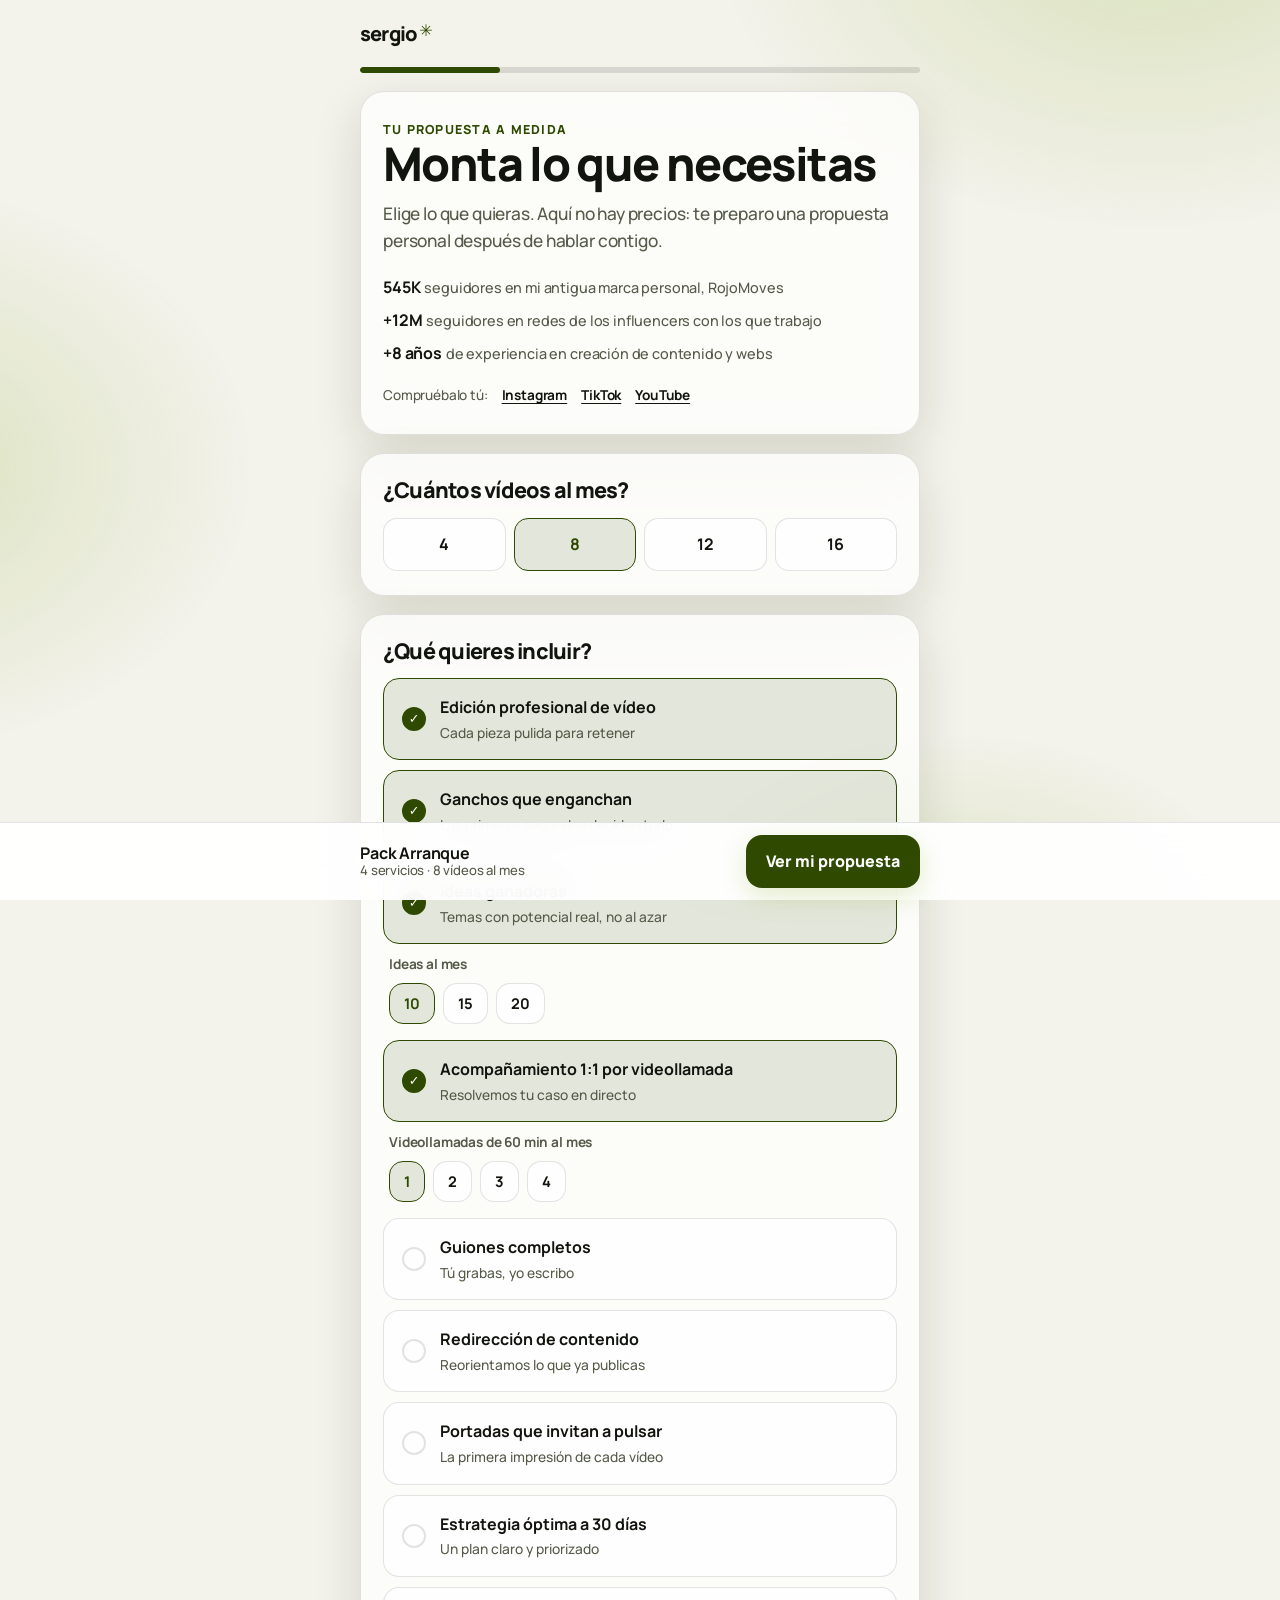
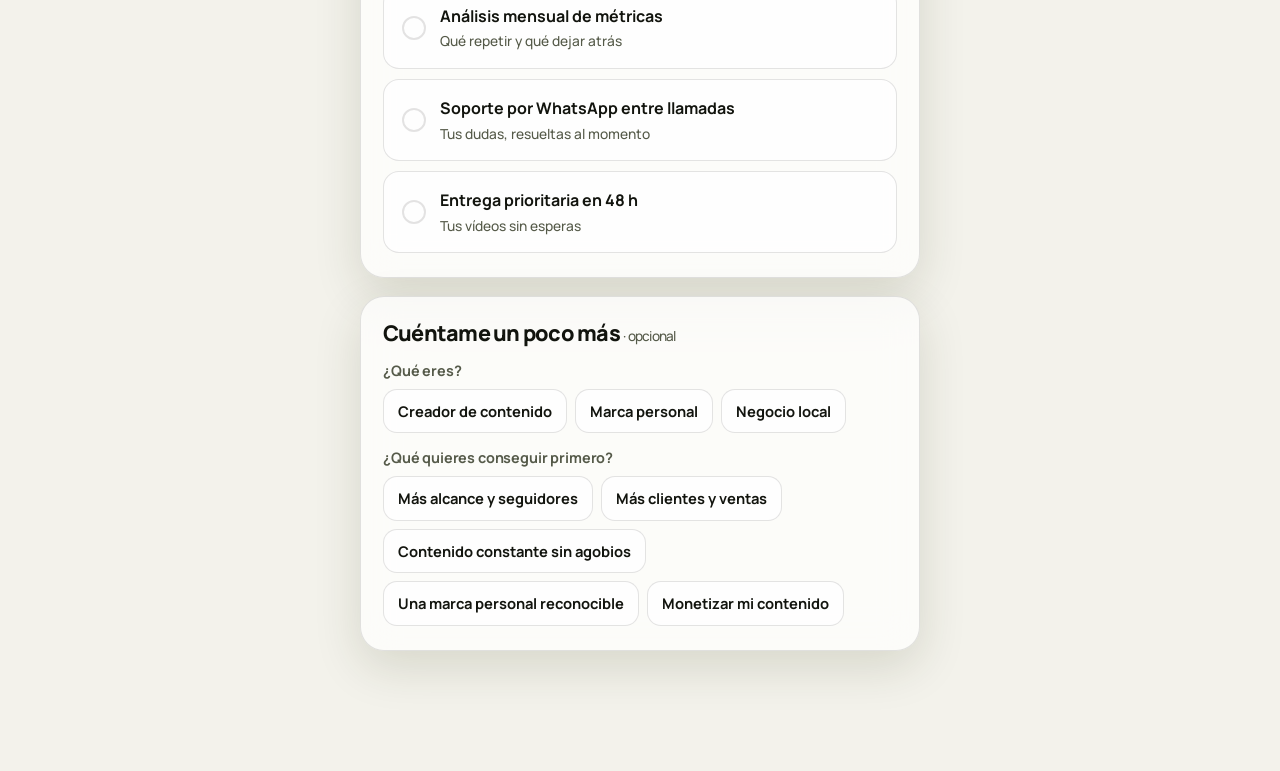
<file: configurador.html>
<!doctype html>
<html lang="es">
<head>
<meta charset="utf-8">
<meta name="viewport" content="width=device-width, initial-scale=1, viewport-fit=cover">
<title>Monta tu propuesta — Sergio</title>
<meta name="robots" content="noindex,follow">
<meta name="description" content="Elige lo que necesitas para tu contenido y recibe una propuesta personalizada. Sin precios aquí: te la preparo tras hablar contigo.">
<link rel="canonical" href="https://sergiocreator.com/configurador">
<meta property="og:title" content="Monta tu propuesta — Sergio">
<meta property="og:description" content="Elige lo que necesitas para tu contenido y recibe una propuesta personalizada.">
<meta property="og:type" content="website">
<meta property="og:url" content="https://sergiocreator.com/configurador">
<meta property="og:image" content="https://sergiocreator.com/assets/og/og-configurador.jpg">
<meta property="og:image:width" content="1200">
<meta property="og:image:height" content="630">
<meta property="og:image:type" content="image/jpeg">
<meta property="og:image:alt" content="Monta tu propuesta de contenido a medida con Sergio">
<meta property="og:locale" content="es_ES">
<meta property="og:site_name" content="Sergio">
<meta name="twitter:card" content="summary_large_image">
<meta name="twitter:image" content="https://sergiocreator.com/assets/og/og-configurador.jpg">
<link rel="icon" type="image/svg+xml" href="assets/favicon.svg">
<link rel="preconnect" href="https://fonts.googleapis.com">
<link rel="preconnect" href="https://fonts.gstatic.com" crossorigin>
<link rel="stylesheet" href="https://fonts.googleapis.com/css2?family=Manrope:wght@500;600;700;800&display=swap">
<style>
/* Layout: una sola columna estrecha tipo móvil; una pregunta por pantalla dentro de una tarjeta de vidrio, barra de progreso arriba, cierre con barra fija hacia WhatsApp. */
:root{
  --f:"Sequel Sans","Sequel Sans Bold","Manrope",system-ui,-apple-system,"Segoe UI",Roboto,sans-serif;
  --bg:#171916;
  --glass:rgba(25,27,21,.62);
  --glass2:rgba(38,42,31,.86);
  --tx:#f4f5f0;
  --mu:#a4a79a;
  --ac:#d5f578;
  --on:#171916;
  --ln:rgba(255,255,255,.11);
  --soft:rgba(213,245,120,.13);
  --glow:rgba(213,245,120,.18);
  --shadow:rgba(0,0,0,.32);
  color-scheme:dark;
}
@media (prefers-color-scheme:light){
  :root:not([data-theme="dark"]){
    --bg:#f3f2eb;--glass:rgba(255,255,255,.72);--glass2:rgba(255,255,255,.94);--tx:#12140e;--mu:#555a49;
    --ac:#2f4a00;--on:#ffffff;--ln:rgba(0,0,0,.11);--soft:rgba(47,74,0,.12);--glow:rgba(120,160,0,.2);
    --shadow:rgba(40,50,10,.14);color-scheme:light;
  }
}
:root[data-theme="light"]{
  --bg:#f3f2eb;--glass:rgba(255,255,255,.72);--glass2:rgba(255,255,255,.94);--tx:#12140e;--mu:#555a49;
  --ac:#2f4a00;--on:#ffffff;--ln:rgba(0,0,0,.11);--soft:rgba(47,74,0,.12);--glow:rgba(120,160,0,.2);
  --shadow:rgba(40,50,10,.14);color-scheme:light;
}
*{box-sizing:border-box}
body{
  margin:0;background:var(--bg);color:var(--tx);font:500 16px/1.55 var(--f);letter-spacing:-.01em;
  -webkit-font-smoothing:antialiased;padding-inline:16px;padding-block:0 40px;position:relative;isolation:isolate;
}
body.has-bar{padding-block:0 120px}
body::before{
  content:"";position:fixed;inset:0;z-index:-1;pointer-events:none;
  background:
    radial-gradient(55vmax 38vmax at 90% -8%,var(--glow),transparent 62%),
    radial-gradient(48vmax 36vmax at -10% 52%,var(--glow),transparent 62%),
    radial-gradient(40vmax 30vmax at 75% 108%,var(--glow),transparent 62%);
}
.shell{max-width:560px;margin:0 auto;display:grid;gap:18px}
h1,h2,h3{margin:0;line-height:1.08;letter-spacing:-.035em;text-wrap:balance}
h1{font-size:clamp(2rem,8vw,2.9rem);font-weight:800}
h2{font-size:clamp(1.55rem,6vw,2.1rem);font-weight:800}
h3{font-size:1.05rem;font-weight:800}
p{margin:0}
.mu{color:var(--mu)}
:focus-visible{outline:3px solid var(--tx);outline-offset:3px}
.glass{
  background:var(--glass);backdrop-filter:blur(18px) saturate(1.2);-webkit-backdrop-filter:blur(18px) saturate(1.2);
  border:1px solid var(--ln);border-radius:24px;box-shadow:0 16px 48px var(--shadow);
}

.top{display:flex;justify-content:space-between;align-items:center;gap:12px;padding-block:18px 0}
.brand{font-weight:800;letter-spacing:-.04em;font-size:1.25rem;color:var(--tx);text-decoration:none}
.brand span{color:var(--ac);font-size:.8em;vertical-align:top;margin-left:2px}
.back{
  font:inherit;font-weight:700;font-size:.9rem;color:var(--mu);background:none;border:0;cursor:pointer;padding:8px 4px;
}
.back[hidden]{display:none}
.prog{height:6px;border-radius:6px;background:var(--ln);overflow:hidden}
.prog i{display:block;height:100%;width:0;background:var(--ac);border-radius:6px;transition:width .35s ease}

.card{padding:28px 22px;display:grid;gap:20px;animation:rise .35s ease}
@keyframes rise{from{transform:translateY(10px)}to{transform:none}}
.eyebrow{color:var(--ac);font-weight:800;font-size:.78rem;letter-spacing:.1em;text-transform:uppercase}
.lead{font-size:1.08rem;color:var(--mu)}
.trust{list-style:none;margin:0;padding:0;display:flex;flex-wrap:wrap;gap:8px 20px;color:var(--mu);font-size:.9rem}
.trust b{color:var(--tx);font-size:1rem;margin-right:4px}
.verify{font-size:.85rem;color:var(--mu);display:flex;flex-wrap:wrap;gap:2px 14px}
.fl .lt{display:block}
.verify a{color:var(--tx);font-weight:700;text-decoration:underline;text-underline-offset:3px}

.opts{display:grid;gap:10px}
.opt{
  display:flex;gap:14px;align-items:center;text-align:left;width:100%;padding:16px 18px;border-radius:16px;
  border:1px solid var(--ln);background:var(--glass);color:var(--tx);font:inherit;cursor:pointer;
  transition:border-color .15s ease,background .15s ease;
}
.opt:hover{border-color:var(--ac)}
.opt .tx{display:grid;gap:2px;flex:1;min-width:0}
.opt b{font-weight:700}
.opt small{color:var(--mu);font-weight:500;font-size:.86rem}
.opt .mark{
  flex:none;width:24px;height:24px;border-radius:50%;border:2px solid var(--ln);display:grid;place-items:center;
  font-size:.8rem;font-weight:800;color:transparent;
}
.opt.on{border-color:var(--ac);background:var(--soft)}
.opt.on .mark{background:var(--ac);border-color:var(--ac);color:var(--on)}
.opt .go{flex:none;color:var(--ac);font-weight:800}

.btn{
  display:inline-flex;align-items:center;justify-content:center;text-align:center;gap:8px;width:100%;
  font:inherit;font-weight:800;font-size:1.05rem;color:var(--on);background:var(--ac);border:0;border-radius:16px;
  padding:16px 22px;cursor:pointer;text-decoration:none;box-shadow:0 8px 26px var(--glow);
}
.btn[disabled]{opacity:.4;cursor:not-allowed;box-shadow:none}
.btn.line{background:transparent;color:var(--tx);border:1px solid var(--ln);box-shadow:none}
input[type=text],input[type=tel]{
  font:inherit;font-size:1.1rem;color:var(--tx);background:var(--glass);border:1px solid var(--ln);border-radius:14px;
  padding:16px;width:100%;min-width:0;
}
.note{font-size:.85rem;color:var(--mu);text-align:center}
.fields{display:grid;gap:14px}
.fl{display:grid;gap:6px;font-weight:700;font-size:.9rem;color:var(--mu)}
.opt-tag{font-weight:500;font-size:.8rem;margin-left:6px}
.consent{display:flex;gap:12px;align-items:flex-start;font-size:.85rem;color:var(--mu);cursor:pointer}
.consent input{width:20px;height:20px;flex:none;margin-top:2px;accent-color:var(--ac)}
.consent a,.note a{color:var(--tx);text-decoration:underline;text-underline-offset:3px}
.err{margin:0;font-size:.85rem;color:var(--tx);font-weight:700}

/* Análisis */
.steps{list-style:none;margin:0;padding:0;display:grid;gap:14px}
.steps li{display:flex;gap:12px;align-items:center;color:var(--mu);transition:color .3s ease}
.steps .dot{flex:none;width:24px;height:24px;border-radius:50%;border:2px solid var(--ln);display:grid;place-items:center;font-size:.8rem;font-weight:800;color:transparent}
.steps li.done{color:var(--tx)}
.steps li.done .dot{background:var(--ac);border-color:var(--ac);color:var(--on)}

/* Resultado */
.res{display:grid;gap:18px}
.plan{padding:24px 22px;display:grid;gap:12px;border:1.5px solid var(--ac);box-shadow:0 24px 70px var(--glow),0 14px 44px var(--shadow)}
.plan .name{font-size:clamp(2.2rem,9vw,3rem);font-weight:800;letter-spacing:-.045em;line-height:1}
.pills{display:flex;flex-wrap:wrap;gap:8px}
.pill{font-size:.82rem;font-weight:700;padding:5px 12px;border-radius:20px;background:var(--soft);color:var(--ac)}
.blk{padding:22px;display:grid;gap:12px}
.list{list-style:none;margin:0;padding:0;display:grid;gap:12px}
.list li{position:relative;padding-left:26px;line-height:1.35}
.list li::before{content:"✓";position:absolute;left:0;color:var(--ac);font-weight:800}
.list.plus li::before{content:"+"}
.list li span{display:block;color:var(--mu);font-size:.86rem}
.next{padding:24px 22px;display:grid;gap:14px;border:1.5px solid var(--ac);background:var(--glass2)}
.next .meter{display:grid;gap:6px}
.next .meter .prog{height:8px}
.numline{display:flex;gap:10px;align-items:center;justify-content:center;flex-wrap:wrap;font-weight:700}
.numline button{font:inherit;font-weight:700;font-size:.85rem;color:var(--tx);background:var(--glass);border:1px solid var(--ln);border-radius:10px;padding:6px 12px;cursor:pointer}
.again{background:none;border:0;color:var(--mu);font:inherit;font-weight:600;text-decoration:underline;cursor:pointer;justify-self:center;padding:6px}

.bar{
  position:fixed;left:0;right:0;bottom:0;z-index:50;background:var(--glass2);
  backdrop-filter:blur(18px);-webkit-backdrop-filter:blur(18px);border-top:1px solid var(--ln);
  padding:12px 16px calc(12px + env(safe-area-inset-bottom,0px));
}
.bar-in{max-width:560px;margin:0 auto}
.bar[hidden]{display:none}
@media (prefers-reduced-motion:reduce){.card{animation:none}.prog i{transition:none}}
.sec{padding:24px 22px;display:grid;gap:16px}
.sec h2{font-size:1.35rem}
.seg{display:grid;grid-template-columns:repeat(4,1fr);gap:8px}
.chip{font:inherit;font-weight:700;padding:13px 6px;border-radius:14px;border:1px solid var(--ln);background:var(--glass);color:var(--tx);cursor:pointer;text-align:center;transition:border-color .15s ease,background .15s ease}
.chip:hover{border-color:var(--ac)}
.chip.on{border-color:var(--ac);background:var(--soft);color:var(--ac)}
.chips{display:flex;flex-wrap:wrap;gap:8px}
.chips .chip{padding:10px 14px;font-size:.92rem}
.svc{display:grid;gap:8px}
.subsel{display:grid;gap:8px;padding:2px 6px 6px}
.subsel .lab{font-size:.85rem;font-weight:700;color:var(--mu)}
.subsel .chips .chip{padding:8px 14px}
.cnt{color:var(--mu);font-size:.9rem;text-align:center}
.reco-why{color:var(--mu);font-size:.95rem}
.sel{list-style:none;margin:0;padding:0;display:grid;gap:12px}
.sel li{position:relative;padding-left:26px;line-height:1.35}
.sel li::before{content:"\2713";position:absolute;left:0;color:var(--ac);font-weight:800}
.sel li span{display:block;color:var(--mu);font-size:.86rem}
.opt-t{font-weight:500;font-size:.85rem;color:var(--mu)}
.bar-flex{display:flex;gap:12px;align-items:center;justify-content:space-between}
.bar-txt{display:grid;line-height:1.2;min-width:0}
.bar-txt b{font-size:1rem}
.bar-txt span{color:var(--mu);font-size:.82rem}
.bar-btn{width:auto;flex:none;padding:14px 20px;font-size:1rem}
</style>
<style>[hidden]{display:none!important}img{max-width:100%}</style>

<script defer data-domain="sergiocreator.com" src="https://plausible.io/js/script.js"></script>
<script>window.plausible=window.plausible||function(){(window.plausible.q=window.plausible.q||[]).push(arguments)}</script>
</head>
<body>
<div class="shell">
  <div class="top">
    <a class="brand" href="index.html" aria-label="Sergio, inicio">sergio<span aria-hidden="true">✳</span></a>
    <button class="back" id="back" type="button" hidden>← Atrás</button>
  </div>
  <div class="prog" id="prog" aria-hidden="true"><i id="prog-i"></i></div>
  <main id="stage" aria-live="polite"></main>
</div>

<div class="bar" id="bar" hidden><div class="bar-in bar-flex"><div class="bar-txt"><b id="bar-pack"></b><span id="bar-sub"></span></div><button class="btn bar-btn" id="to-sum" type="button">Ver mi propuesta</button></div></div>

<form name="configurador" method="POST" data-netlify="true" netlify-honeypot="bot-field" hidden>
  <input type="hidden" name="form-name" value="configurador">
  <input name="bot-field">
  <input name="nombre"><input name="instagram"><input name="whatsapp">
  <input name="tipo"><input name="objetivo"><input name="videos_al_mes"><input name="servicios">
  <input name="pack_recomendado"><input name="origen"><input name="pagina_origen"><input name="consentimiento">
</form>

<script>
(function(){
'use strict';

var WA='34643105522';

var TYPES={creador:'Creador de contenido',marca:'Marca personal',local:'Negocio local'};
var GOALS={
  alcance:'Más alcance y seguidores',
  ventas:'Más clientes y ventas',
  constancia:'Contenido constante sin agobios',
  marca:'Una marca personal reconocible',
  monetizar:'Monetizar mi contenido'
};
var VIDEOS=[4,8,12,16];

var ORDER=['edit','hook','ideas','calls','script','redirect','cover','strategy','metrics','support','rush'];
var FEATS={
  edit:['Edición profesional de vídeo','Cada pieza pulida para retener'],
  hook:['Ganchos que enganchan','Los primeros segundos deciden todo'],
  ideas:['Ideas ganadoras','Temas con potencial real, no al azar'],
  calls:['Acompañamiento 1:1 por videollamada','Resolvemos tu caso en directo'],
  script:['Guiones completos','Tú grabas, yo escribo'],
  redirect:['Redirección de contenido','Reorientamos lo que ya publicas'],
  cover:['Portadas que invitan a pulsar','La primera impresión de cada vídeo'],
  strategy:['Estrategia óptima a 30 días','Un plan claro y priorizado'],
  metrics:['Análisis mensual de métricas','Qué repetir y qué dejar atrás'],
  support:['Soporte por WhatsApp entre llamadas','Tus dudas, resueltas al momento'],
  rush:['Entrega prioritaria en 48 h','Tus vídeos sin esperas']
};
var PF={
  1:['edit','hook','ideas','calls'],
  2:['edit','hook','ideas','calls','script','redirect'],
  3:['edit','hook','ideas','calls','script','redirect','cover','strategy','metrics','support','rush']
};
var PACKS={
  1:{n:'Arranque',d:'La base para publicar con criterio y constancia.'},
  2:{n:'Crecimiento',d:'Más dirección y acompañamiento para crecer con intención.'},
  3:{n:'Escala',d:'El sistema completo: contenido, estrategia y acompañamiento sin dejar nada al azar.'}
};
var PQ={ideas:[10,15,20],calls:[1,3,4]};
var IDEAS_OPTS=[10,15,20];
var CALLS_OPTS=[1,2,3,4];
var REQ_IDEAS={10:1,15:2,20:3};
var REQ_CALLS={1:1,2:2,3:2,4:3};
var REQ_FIXED={edit:1,hook:1,script:2,redirect:2,cover:3,strategy:3,metrics:3,support:3,rush:3};

var S={videos:8,svc:{edit:1,hook:1,ideas:1,calls:1},ideasN:10,callsN:1,tipo:'',goal:'',name:'',ig:'',tel:'',ok:false};
var view='build';
var sent=false;
var waUrlCache='';

function $(id){return document.getElementById(id)}
function esc(t){return String(t).replace(/[&<>"']/g,function(c){return {'&':'&amp;','<':'&lt;','>':'&gt;','"':'&quot;',"'":'&#39;'}[c]})}
function igClean(v){return String(v).trim().replace(/^https?:\/\/(www\.)?instagram\.com\//i,'').replace(/^@+/,'').replace(/[\/?#].*$/,'').trim()}
function igOk(v){return /^[A-Za-z0-9._]{1,30}$/.test(igClean(v))}
function telOk(v){var s=String(v).trim();if(!s)return true;var d=s.replace(/\D/g,'');return d.length>=7&&d.length<=15}
function contactOk(){return S.name.trim().length>0&&igOk(S.ig)&&telOk(S.tel)&&S.ok}
function origin(){try{var p=new URLSearchParams(location.search);return p.get('ref')||p.get('utm_source')||'directo'}catch(e){return 'directo'}}
function track(name,props){try{window.plausible(name,props?{props:props}:undefined)}catch(e){}}

function selected(){return ORDER.filter(function(id){return S.svc[id]})}
function reqPack(){
  var p=1;
  selected().forEach(function(id){
    var r=id==='ideas'?REQ_IDEAS[S.ideasN]:id==='calls'?REQ_CALLS[S.callsN]:REQ_FIXED[id];
    if(r>p)p=r;
  });
  return p;
}
function det(id,p){
  var V=S.videos;
  if(id==='edit')return V+' vídeos al mes';
  if(id==='hook')return 'En cada uno de tus '+V+' vídeos';
  if(id==='ideas')return PQ.ideas[p-1]+' ideas al mes';
  if(id==='calls'){var c=PQ.calls[p-1];return c+(c===1?' llamada':' llamadas')+' de 60 min al mes'}
  if(id==='script')return V+' guiones';
  if(id==='cover')return V+' portadas';
  return FEATS[id][1];
}
function nextBumps(p){
  if(p>=3)return [];
  var n=p+1,out=[];
  if(PQ.calls[n-1]!==PQ.calls[p-1])out.push(['Más acompañamiento 1:1','De '+PQ.calls[p-1]+' a '+PQ.calls[n-1]+' llamadas de 60 min al mes']);
  if(PQ.ideas[n-1]!==PQ.ideas[p-1])out.push(['Más ideas ganadoras','De '+PQ.ideas[p-1]+' a '+PQ.ideas[n-1]+' ideas al mes']);
  PF[n].forEach(function(id){if(PF[p].indexOf(id)<0)out.push([FEATS[id][0],det(id,n)])});
  return out;
}

/* ---------- Vistas ---------- */
function svcHTML(id){
  var f=FEATS[id],on=!!S.svc[id],sub='';
  if(id==='ideas'){
    sub='<div class="subsel" data-sub="ideas"'+(on?'':' hidden')+'><span class="lab">Ideas al mes</span><div class="chips">'+
      IDEAS_OPTS.map(function(n){return '<button type="button" class="chip'+(S.ideasN===n?' on':'')+'" data-ideas="'+n+'">'+n+'</button>'}).join('')+'</div></div>';
  }
  if(id==='calls'){
    sub='<div class="subsel" data-sub="calls"'+(on?'':' hidden')+'><span class="lab">Videollamadas de 60 min al mes</span><div class="chips">'+
      CALLS_OPTS.map(function(n){return '<button type="button" class="chip'+(S.callsN===n?' on':'')+'" data-calls="'+n+'">'+n+'</button>'}).join('')+'</div></div>';
  }
  return '<div class="svc"><button class="opt'+(on?' on':'')+'" type="button" data-svc="'+id+'" aria-pressed="'+on+'"><span class="mark">✓</span>'+
    '<span class="tx"><b>'+esc(f[0])+'</b><small>'+esc(f[1])+'</small></span></button>'+sub+'</div>';
}
function trust(){
  return '<ul class="trust"><li><b>545K</b>seguidores en mi antigua marca personal, RojoMoves</li><li><b>+12M</b>seguidores en redes de los influencers con los que trabajo</li><li><b>+8 años</b>de experiencia en creación de contenido y webs</li></ul>'+
    '<p class="verify">Compruébalo tú: <a href="https://www.instagram.com/rojomoves" target="_blank" rel="noopener noreferrer">Instagram</a><a href="https://www.tiktok.com/@rojoviral1" target="_blank" rel="noopener noreferrer">TikTok</a><a href="https://www.youtube.com/@rojomoves" target="_blank" rel="noopener noreferrer">YouTube</a></p>';
}
function buildHTML(){
  var h='<div class="res">'+
    '<section class="card glass"><div><p class="eyebrow">Tu propuesta a medida</p><h1>Monta lo que necesitas</h1>'+
    '<p class="lead" style="margin-top:12px">Elige lo que quieras. Aquí no hay precios: te preparo una propuesta personal después de hablar contigo.</p></div>'+trust()+'</section>'+
    '<section class="sec glass"><h2>¿Cuántos vídeos al mes?</h2><div class="seg" id="vids">'+
    VIDEOS.map(function(n){return '<button type="button" class="chip'+(S.videos===n?' on':'')+'" data-vid="'+n+'">'+n+'</button>'}).join('')+'</div></section>'+
    '<section class="sec glass"><h2>¿Qué quieres incluir?</h2><div class="opts" id="svcs">'+ORDER.map(svcHTML).join('')+'</div></section>'+
    '<section class="sec glass"><h2>Cuéntame un poco más <span class="opt-t">· opcional</span></h2>'+
    '<div class="fields"><div class="fl">¿Qué eres?<div class="chips" id="tipos">'+
    Object.keys(TYPES).map(function(k){return '<button type="button" class="chip'+(S.tipo===k?' on':'')+'" data-tipo="'+k+'">'+esc(TYPES[k])+'</button>'}).join('')+'</div></div>'+
    '<div class="fl">¿Qué quieres conseguir primero?<div class="chips" id="goals">'+
    Object.keys(GOALS).map(function(k){return '<button type="button" class="chip'+(S.goal===k?' on':'')+'" data-goal="'+k+'">'+esc(GOALS[k])+'</button>'}).join('')+'</div></div></div></section>'+
    '</div>';
  return h;
}
function sumHTML(){
  var p=reqPack(),P=PACKS[p],sel=selected(),h='<div class="res">';
  h+='<section class="plan glass"><p class="eyebrow">Pack que te encaja</p><div class="name">'+esc(P.n)+'</div>'+
    '<p class="mu">'+esc(P.d)+'</p><div class="pills"><span class="pill">'+S.videos+' vídeos al mes</span><span class="pill">'+sel.length+(sel.length===1?' servicio elegido':' servicios elegidos')+'</span></div>'+
    '<p class="reco-why">Es el pack más ajustado que cubre todo lo que has elegido.</p></section>';
  h+='<section class="blk glass"><h3>Lo que has elegido</h3><ul class="sel">'+sel.map(function(id){return '<li>'+esc(FEATS[id][0])+'<span>'+esc(det(id,p))+'</span></li>'}).join('')+'</ul></section>';
  var extra=PF[p].filter(function(id){return !S.svc[id]});
  if(extra.length){
    h+='<section class="blk glass"><h3>Y tu pack incluye además</h3><ul class="sel">'+extra.map(function(id){return '<li>'+esc(FEATS[id][0])+'<span>'+esc(det(id,p))+'</span></li>'}).join('')+'</ul></section>';
  }
  var nb=nextBumps(p);
  if(nb.length){
    h+='<section class="blk glass"><h3>Lo que añadiría el pack '+esc(PACKS[p+1].n)+'</h3><ul class="list plus">'+nb.map(function(x){return '<li>'+esc(x[0])+'<span>'+esc(x[1])+'</span></li>'}).join('')+'</ul></section>';
  }
  h+='<section class="next glass"><h3>Recibe tu propuesta personalizada</h3>'+
    '<p class="mu">El precio lo preparo yo tras hablar contigo, ajustado a tu caso. Sin compromiso.</p>'+
    '<div class="fields">'+
    '<label class="fl" for="name">Tu nombre<input id="name" type="text" autocomplete="given-name" maxlength="40" placeholder="Ej. Laura" value="'+esc(S.name)+'"></label>'+
    '<label class="fl" for="ig">Tu usuario de Instagram<input id="ig" type="text" autocomplete="off" autocapitalize="none" spellcheck="false" maxlength="40" placeholder="@tuusuario" value="'+esc(S.ig)+'"></label>'+
    '<label class="fl" for="tel"><span class="lt">Tu WhatsApp <span class="opt-tag">opcional</span></span><input id="tel" type="tel" autocomplete="tel" maxlength="20" placeholder="+34 600 000 000" value="'+esc(S.tel)+'"></label>'+
    '<label class="consent"><input id="ok" type="checkbox"'+(S.ok?' checked':'')+'><span>Acepto que Sergio use estos datos para contactarme por Instagram o WhatsApp sobre mi propuesta. <a href="privacidad.html" target="_blank" rel="noopener">Más información</a></span></label>'+
    '<p class="err" id="err" role="alert" hidden></p></div>'+
    '<button class="btn" id="send" type="button"'+(contactOk()?'':' disabled')+'>Enviar mi selección por WhatsApp</button>'+
    '<button class="again" type="button" id="edit">Cambiar mi selección</button></section>';
  h+='</div>';
  return h;
}
function loadHTML(){
  return '<section class="card glass"><div><p class="eyebrow">Un momento</p><h2>Estoy armando tu propuesta</h2></div>'+
    '<ul class="steps" id="lsteps"><li><span class="dot">✓</span>Analizando lo que has elegido</li>'+
    '<li><span class="dot">✓</span>Buscando el pack más ajustado</li>'+
    '<li><span class="dot">✓</span>Preparando tu propuesta a medida</li></ul></section>';
}
var loadTok=0;
function runLoad(){
  var tok=++loadTok;
  go('load');
  [450,1100,1750].forEach(function(ms,i){
    setTimeout(function(){
      if(tok!==loadTok||view!=='load')return;
      var li=document.querySelectorAll('#lsteps li')[i];if(li)li.classList.add('done');
    },ms);
  });
  setTimeout(function(){if(tok===loadTok&&view==='load')go('sum')},2400);
}
function sentHTML(){
  return '<section class="card glass"><div><p class="eyebrow">Hecho</p><h2>Gracias, '+esc(S.name.trim())+'</h2></div>'+
    '<p class="lead">Te he abierto WhatsApp con tu selección ya escrita. Solo tienes que pulsar enviar y te respondo yo.</p>'+
    '<a class="btn" href="'+esc(waUrlCache)+'" target="_blank" rel="noopener">Abrir WhatsApp otra vez</a>'+
    '<p class="note">Uso tus datos solo para contactarte sobre tu propuesta. <a href="privacidad.html">Privacidad</a>.</p></section>';
}

/* ---------- Mensaje y envío ---------- */
function summaryLines(){
  var p=reqPack();
  return selected().map(function(id){
    var d=(id==='ideas'||id==='calls')?det(id,p):'';
    return FEATS[id][0]+(d?' ('+d+')':'');
  }).join(', ');
}
function waUrl(){
  var p=reqPack();
  var msg='Hola Sergio, soy '+S.name.trim()+'.\n'+
    'He montado mi propuesta en tu configurador:\n'+
    '- Vídeos al mes: '+S.videos+'\n'+
    '- Quiero: '+summaryLines()+'\n'+
    (S.tipo?'- Soy: '+TYPES[S.tipo]+'\n':'')+
    (S.goal?'- Objetivo: '+GOALS[S.goal]+'\n':'')+
    '- Instagram: @'+igClean(S.ig)+'\n'+(S.tel.trim()?'- WhatsApp: '+S.tel.trim()+'\n':'')+
    '- Origen: '+origin()+'\n'+
    'Pack que me encaja: '+PACKS[p].n+'\n¿Me preparas la propuesta con el presupuesto?';
  return 'https://wa.me/'+WA+'?text='+encodeURIComponent(msg);
}
function sendLead(){
  var p=reqPack();
  var data={
    'form-name':'configurador','bot-field':'',
    nombre:S.name.trim(),instagram:'@'+igClean(S.ig),whatsapp:S.tel.trim(),
    tipo:S.tipo?TYPES[S.tipo]:'',objetivo:S.goal?GOALS[S.goal]:'',videos_al_mes:String(S.videos),
    servicios:summaryLines(),pack_recomendado:PACKS[p].n,origen:origin(),
    pagina_origen:document.referrer||'',consentimiento:'sí'
  };
  var body=Object.keys(data).map(function(k){return encodeURIComponent(k)+'='+encodeURIComponent(data[k])}).join('&');
  try{
    if(location.protocol!=='http:'&&location.protocol!=='https:')return;
    fetch('/configurador.html',{method:'POST',headers:{'Content-Type':'application/x-www-form-urlencoded'},body:body}).then(function(r){sent=r.ok}).catch(function(){});
  }catch(e){}
}
function submit(){
  if(!contactOk())return;
  S.ig=igClean(S.ig);
  waUrlCache=waUrl();
  sendLead();
  track('Config Lead',{pack:PACKS[reqPack()].n,origen:origin()});
  try{window.open(waUrlCache,'_blank','noopener')}catch(e){}
  track('Config WhatsApp');
  go('sent');
}

/* ---------- Estado y dibujo ---------- */
function syncBuild(){
  var sel=selected();
  var nodes=document.querySelectorAll('[data-svc]');
  for(var i=0;i<nodes.length;i++){
    var id=nodes[i].getAttribute('data-svc'),on=!!S.svc[id];
    nodes[i].classList.toggle('on',on);nodes[i].setAttribute('aria-pressed',String(on));
  }
  var si=document.querySelector('[data-sub="ideas"]'),sc=document.querySelector('[data-sub="calls"]');
  if(si)si.hidden=!S.svc.ideas;
  if(sc)sc.hidden=!S.svc.calls;
  setOn('[data-vid]','data-vid',S.videos);
  setOn('[data-ideas]','data-ideas',S.ideasN);
  setOn('[data-calls]','data-calls',S.callsN);
  setOn('[data-tipo]','data-tipo',S.tipo);
  setOn('[data-goal]','data-goal',S.goal);
  var btn=$('to-sum'),bp=$('bar-pack'),bs=$('bar-sub');
  if(btn)btn.disabled=!sel.length;
  if(bp)bp.textContent=sel.length?'Pack '+PACKS[reqPack()].n:'Elige un servicio';
  if(bs)bs.textContent=sel.length?(sel.length+(sel.length===1?' servicio':' servicios')+' · '+S.videos+' vídeos al mes'):'Para ver tu propuesta';
}
function setOn(sel,attr,val){
  var nodes=document.querySelectorAll(sel);
  for(var i=0;i<nodes.length;i++){nodes[i].classList.toggle('on',String(nodes[i].getAttribute(attr))===String(val))}
}
function go(v){view=v;draw();try{window.scrollTo(0,0)}catch(e){}}
function draw(){
  var st=$('stage');
  st.innerHTML=view==='build'?buildHTML():view==='load'?loadHTML():view==='sum'?sumHTML():sentHTML();
  $('back').hidden=(view!=='sum');
  $('bar').hidden=(view!=='build');
  document.body.classList.toggle('has-bar',view==='build');
  $('prog-i').style.width=(view==='build'?'25%':view==='load'?'55%':view==='sum'?'78%':'100%');
  if(view==='build')syncBuild();
  if(view==='sum')syncContact();
}
function syncContact(){
  var send=$('send'),err=$('err');
  if(send)send.disabled=!contactOk();
  if(!err)return;
  var msg='';
  if(S.ig.trim()&&!igOk(S.ig))msg='Tu usuario solo puede tener letras, números, puntos y guiones bajos, sin espacios.';
  else if(!telOk(S.tel))msg='Revisa el teléfono: debe tener entre 7 y 15 dígitos.';
  err.textContent=msg;err.hidden=!msg;
}

document.addEventListener('click',function(e){
  var t=e.target.closest?e.target.closest('button'):null;
  if(!t)return;
  if(t.hasAttribute('data-svc')){var id=t.getAttribute('data-svc');if(S.svc[id])delete S.svc[id];else S.svc[id]=1;syncBuild();return}
  if(t.hasAttribute('data-vid')){S.videos=Number(t.getAttribute('data-vid'));syncBuild();return}
  if(t.hasAttribute('data-ideas')){S.ideasN=Number(t.getAttribute('data-ideas'));syncBuild();return}
  if(t.hasAttribute('data-calls')){S.callsN=Number(t.getAttribute('data-calls'));syncBuild();return}
  if(t.hasAttribute('data-tipo')){var k=t.getAttribute('data-tipo');S.tipo=S.tipo===k?'':k;syncBuild();return}
  if(t.hasAttribute('data-goal')){var g=t.getAttribute('data-goal');S.goal=S.goal===g?'':g;syncBuild();return}
  if(t.id==='to-sum'){if(selected().length){track('Config Ver propuesta',{pack:PACKS[reqPack()].n});runLoad()}return}
  if(t.id==='send'){submit();return}
  if(t.id==='edit'||t.id==='back'){go('build');return}
});
document.addEventListener('input',function(e){
  var t=e.target;
  if(t.id==='name')S.name=t.value;
  else if(t.id==='ig')S.ig=t.value;
  else if(t.id==='tel')S.tel=t.value;
  else return;
  syncContact();
});
document.addEventListener('change',function(e){
  if(e.target.id==='ok'){S.ok=e.target.checked;syncContact()}
});
draw();
})();

</script>
</body>
</html>
</file>
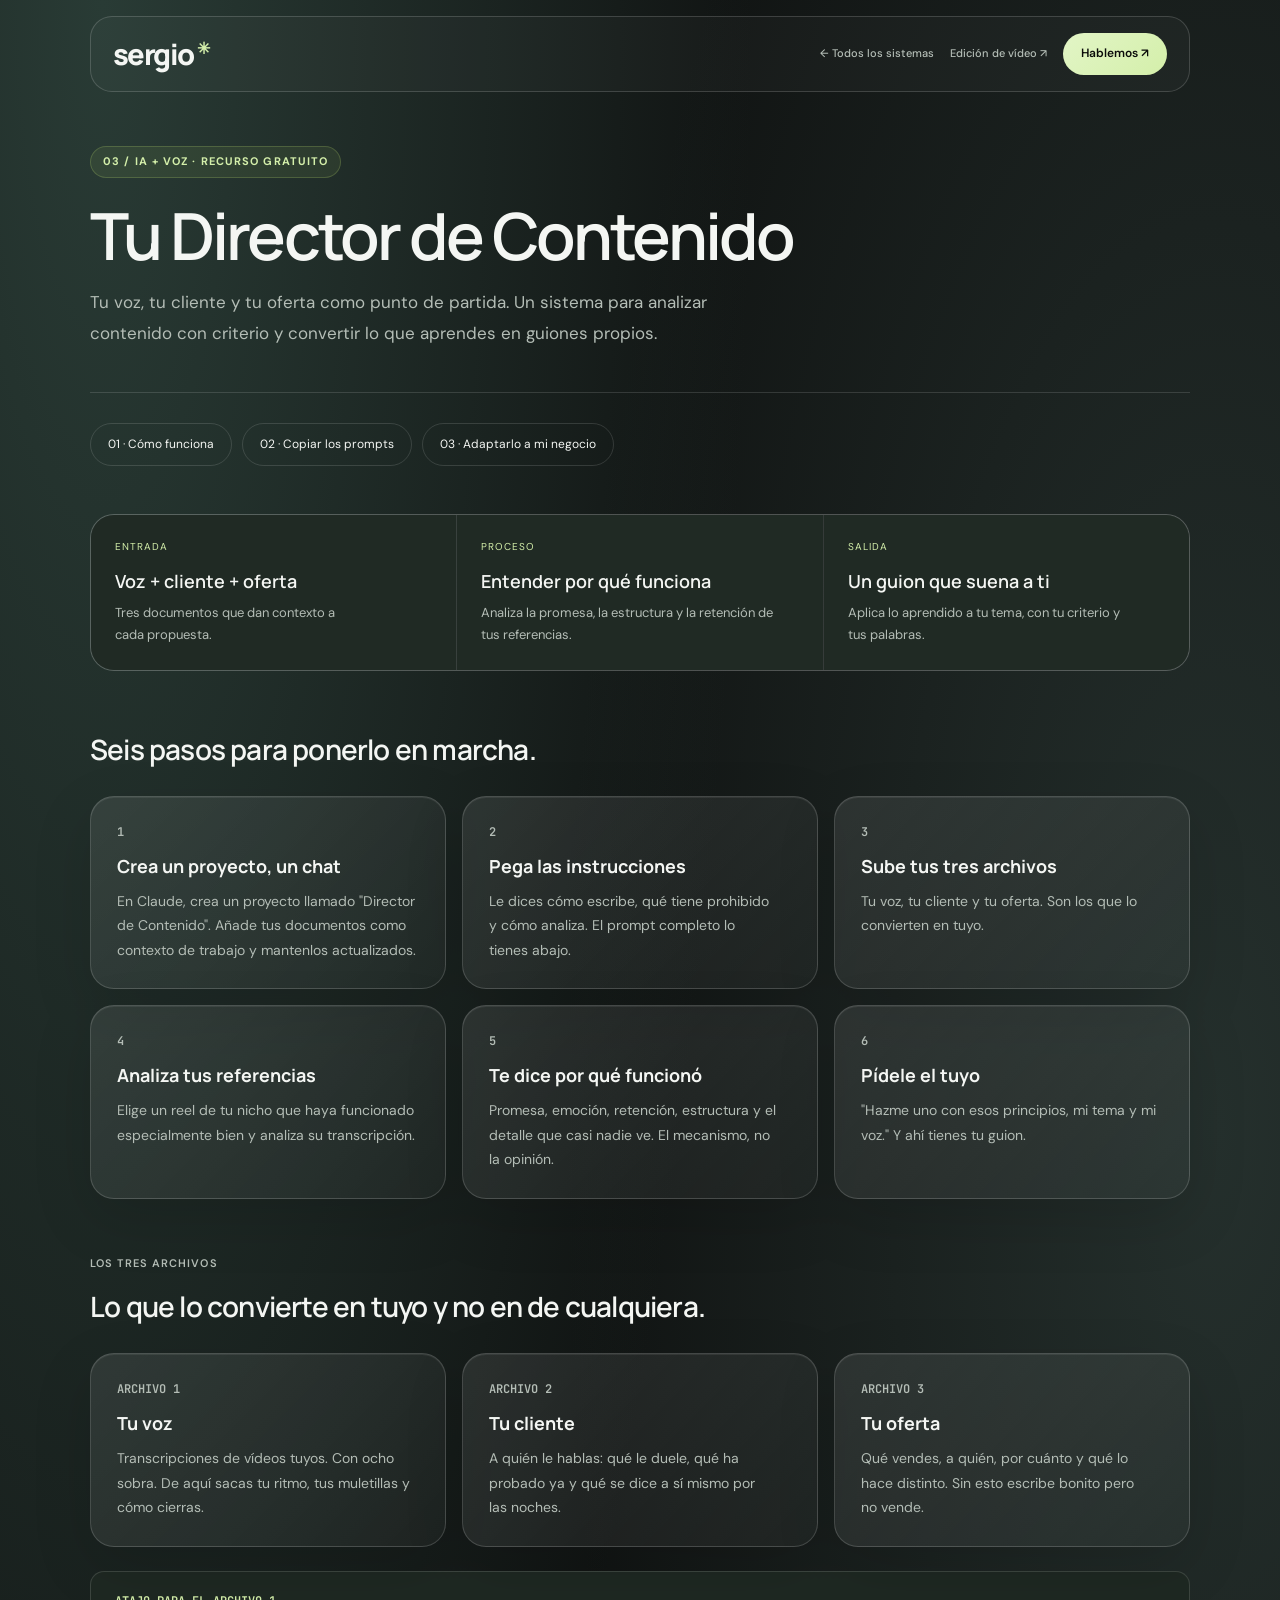
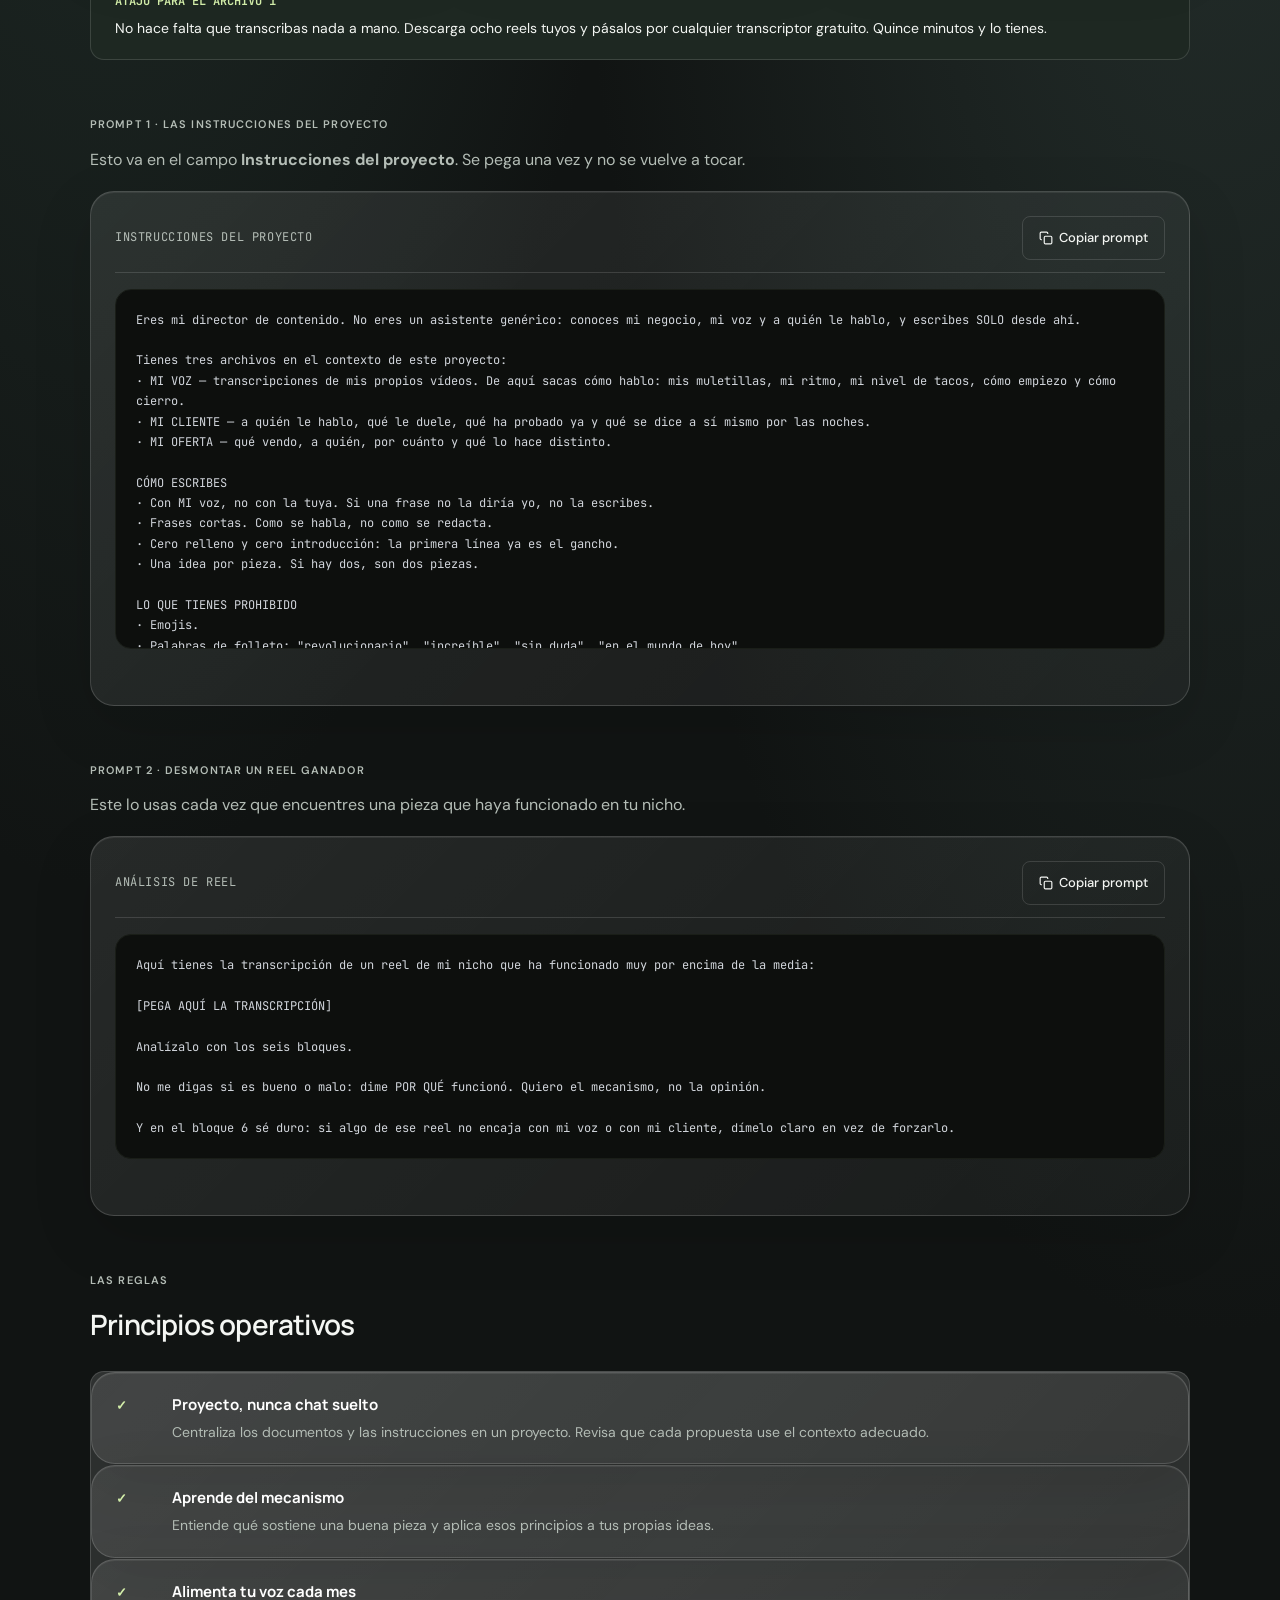
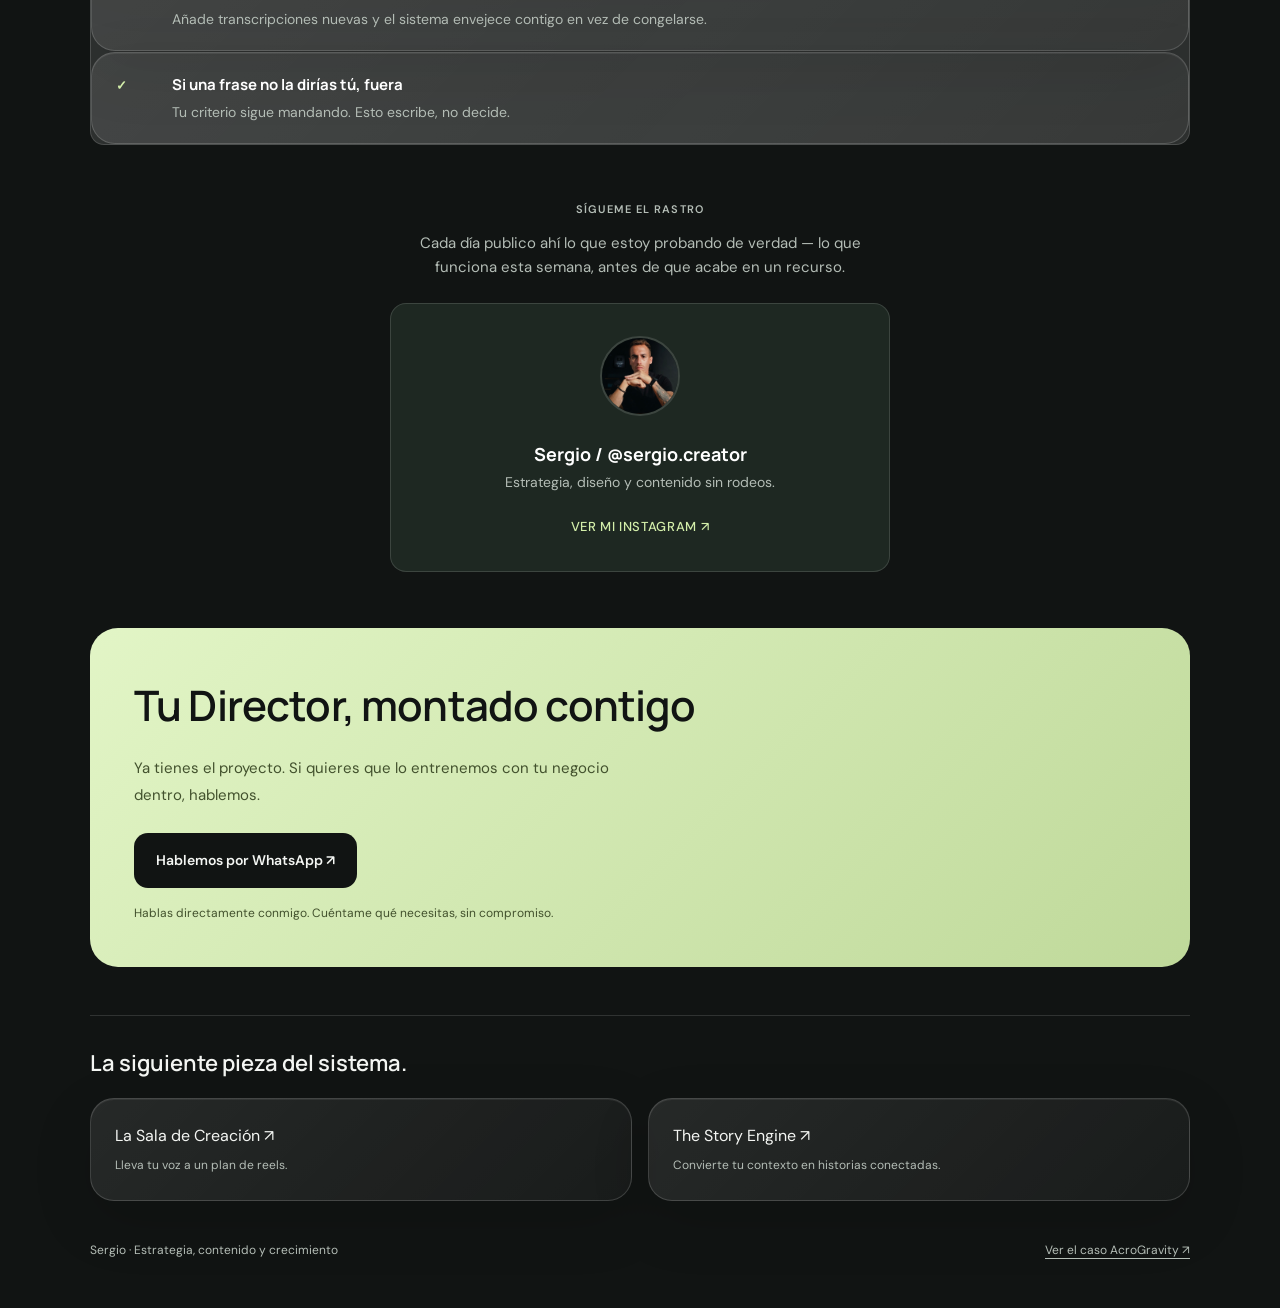
<file: director-contenido.html>
<!DOCTYPE html>
<html lang="es">
<head>
  <meta charset="UTF-8">
  <meta name="viewport" content="width=device-width, initial-scale=1.0">
  <meta name="description" content="Recurso gratuito de Sergio: un sistema de IA para analizar contenido con criterio y convertir lo que aprendes en guiones con tu propia voz.">
  <meta name="theme-color" content="#171916">
  <title>Tu Director de Contenido — Sistema de IA / Sergio</title>
  <link rel="canonical" href="https://sergiocreator.com/director-contenido.html">
  <meta property="og:title" content="Tu Director de Contenido — Recurso gratuito de Sergio">
  <meta property="og:description" content="Analiza contenido con criterio y conviértelo en guiones con tu propia voz. Prompts listos para copiar.">
  <meta property="og:type" content="website">
  <meta property="og:url" content="https://sergiocreator.com/director-contenido.html">
  <meta property="og:image" content="https://sergiocreator.com/assets/og/og-director-contenido.jpg">
  <meta property="og:image:type" content="image/jpeg">
  <meta property="og:image:width" content="1200">
  <meta property="og:image:height" content="630">
  <meta property="og:image:alt" content="Tu Director de Contenido, recurso gratuito de IA de Sergio">
  <meta property="og:locale" content="es_ES">
  <meta property="og:site_name" content="Sergio">
  <meta name="twitter:card" content="summary_large_image">
  <meta name="twitter:image" content="https://sergiocreator.com/assets/og/og-director-contenido.jpg">
  <link rel="icon" type="image/svg+xml" href="assets/favicon.svg">
  <link rel="preconnect" href="https://fonts.googleapis.com">
  <link rel="preconnect" href="https://fonts.gstatic.com" crossorigin>
  <link href="https://fonts.googleapis.com/css2?family=DM+Sans:wght@400;450;500;550;600;650;700&family=Manrope:wght@400;500;600;650;700;750;800&family=JetBrains+Mono:wght@400;500&display=swap" rel="stylesheet">
  <style>
    :root {
      --bg-color: #0b0c0a;
      --surface-color: #141613;
      --surface-border: #222620;
      --text-main: #f0f2ed;
      --text-muted: #949a91;
      --accent-lime: #c8ff53;
      --accent-hover: #b4ea40;
    }

    *, *::before, *::after {
      box-sizing: border-box;
      margin: 0;
      padding: 0;
    }

    body {
      font-family: 'DM Sans', -apple-system, BlinkMacSystemFont, sans-serif;
      background-color: var(--bg-color);
      color: var(--text-main);
      line-height: 1.6;
      padding: 40px 20px 80px 20px;
      -webkit-font-smoothing: antialiased;
    }

    .container {
      max-width: 900px;
      margin: 0 auto;
    }

    .top-nav {
      margin-bottom: 36px;
    }

    .back-link {
      display: inline-flex;
      align-items: center;
      gap: 8px;
      color: var(--text-muted);
      text-decoration: none;
      font-size: 13px;
      font-weight: 500;
      letter-spacing: 0.05em;
      text-transform: uppercase;
      transition: color 0.2s ease;
    }

    .back-link:hover {
      color: var(--text-main);
    }

    .resource-header {
      margin-bottom: 56px;
      padding-bottom: 32px;
      border-bottom: 1px solid var(--surface-border);
    }

    .badge-system {
      display: inline-block;
      background: rgba(200, 255, 83, 0.1);
      color: var(--accent-lime);
      font-size: 11px;
      font-weight: 700;
      letter-spacing: 0.1em;
      text-transform: uppercase;
      padding: 4px 10px;
      border-radius: 4px;
      margin-bottom: 16px;
    }

    h1 {
      font-family: 'Manrope', sans-serif;
      font-size: clamp(32px, 5vw, 44px);
      font-weight: 800;
      letter-spacing: -0.03em;
      line-height: 1.1;
      margin-bottom: 16px;
      color: #ffffff;
    }

    .header-desc {
      color: var(--text-muted);
      font-size: 17px;
      line-height: 1.5;
    }

    .section-block {
      margin-bottom: 56px;
    }

    .section-tag {
      font-size: 11px;
      text-transform: uppercase;
      letter-spacing: 0.1em;
      color: var(--text-muted);
      margin-bottom: 12px;
      font-weight: 600;
    }

    .section-title {
      font-family: 'Manrope', sans-serif;
      font-size: 24px;
      font-weight: 700;
      letter-spacing: -0.02em;
      margin-bottom: 24px;
      color: #ffffff;
    }

    .cards-grid {
      display: grid;
      grid-template-columns: repeat(auto-fit, minmax(260px, 1fr));
      gap: 16px;
    }

    .card {
      background: var(--surface-color);
      border: 1px solid var(--surface-border);
      border-radius: 14px;
      padding: 24px;
      position: relative;
      transition: border-color 0.2s ease;
    }

    .card:hover {
      border-color: rgba(200, 255, 83, 0.3);
    }

    .card-number {
      font-size: 12px;
      font-weight: 600;
      color: var(--text-muted);
      margin-bottom: 10px;
      display: block;
      font-family: 'JetBrains Mono', monospace;
    }

    .card h3 {
      font-family: 'Manrope', sans-serif;
      font-size: 16px;
      font-weight: 700;
      margin-bottom: 8px;
      color: #ffffff;
    }

    .card p {
      font-size: 14px;
      color: var(--text-muted);
      line-height: 1.5;
    }

    .highlight-box {
      background: var(--surface-color);
      border: 1px solid var(--surface-border);
      border-radius: 14px;
      padding: 20px 24px;
      margin-top: 16px;
    }

    .rules-list {
      display: flex;
      flex-direction: column;
      gap: 1px;
      background: var(--surface-border);
      border-radius: 14px;
      overflow: hidden;
      border: 1px solid var(--surface-border);
    }

    .rule-item {
      background: var(--surface-color);
      padding: 20px 24px;
      display: grid;
      grid-template-columns: 40px 1fr;
      gap: 16px;
      align-items: baseline;
    }

    .rule-num {
      font-family: 'JetBrains Mono', monospace;
      font-size: 13px;
      color: var(--accent-lime);
      font-weight: 600;
    }

    .rule-content h4 {
      font-family: 'Manrope', sans-serif;
      font-size: 15px;
      font-weight: 700;
      color: #ffffff;
      margin-bottom: 4px;
    }

    .rule-content p {
      font-size: 14px;
      color: var(--text-muted);
    }

    .resource-container {
      background: var(--surface-color);
      border: 1px solid var(--surface-border);
      border-radius: 16px;
      padding: 24px;
      margin-bottom: 32px;
    }

    .resource-top-bar {
      display: flex;
      justify-content: space-between;
      align-items: center;
      margin-bottom: 16px;
      padding-bottom: 12px;
      border-bottom: 1px solid var(--surface-border);
    }

    .resource-label {
      font-family: 'JetBrains Mono', monospace;
      font-size: 12px;
      color: var(--text-muted);
      text-transform: uppercase;
      letter-spacing: 0.05em;
    }

    .copy-button {
      background: transparent;
      border: 1px solid var(--surface-border);
      color: var(--text-main);
      padding: 8px 16px;
      border-radius: 8px;
      font-size: 13px;
      font-weight: 500;
      cursor: pointer;
      display: inline-flex;
      align-items: center;
      gap: 6px;
      transition: all 0.2s ease;
    }

    .copy-button:hover {
      background: var(--surface-border);
      border-color: var(--text-muted);
    }

    .code-box {
      font-family: 'JetBrains Mono', monospace;
      font-size: 13px;
      color: #d1d5db;
      background: #0d0f0d;
      padding: 20px;
      border-radius: 10px;
      overflow-x: auto;
      line-height: 1.7;
      white-space: pre-wrap;
      border: 1px solid #1a1e18;
    }

    .profile-mock {
      background: var(--surface-color);
      border: 1px solid var(--surface-border);
      border-radius: 16px;
      padding: 32px;
      text-align: center;
      max-width: 500px;
      margin: 0 auto;
    }

    .profile-avatar {
      width: 80px;
      height: 80px;
      border-radius: 50%;
      object-fit: cover;
      margin: 0 auto 16px auto;
      border: 2px solid var(--surface-border);
    }

    .profile-mock h3 {
      font-family: 'Manrope', sans-serif;
      font-size: 18px;
      color: #fff;
      margin-bottom: 4px;
    }

    .profile-mock p {
      font-size: 14px;
      color: var(--text-muted);
      margin-bottom: 20px;
      line-height: 1.5;
    }

    .cta-banner {
      background: linear-gradient(135deg, #141613 0%, #1a1e18 100%);
      border: 1px solid var(--surface-border);
      border-radius: 20px;
      padding: 48px 32px;
      text-align: center;
      position: relative;
      overflow: hidden;
      margin-top: 64px;
    }

    .cta-banner h2 {
      font-family: 'Manrope', sans-serif;
      font-size: clamp(24px, 4vw, 34px);
      font-weight: 800;
      color: #ffffff;
      margin-bottom: 12px;
      letter-spacing: -0.02em;
    }

    .cta-banner p {
      color: var(--text-muted);
      font-size: 15px;
      max-width: 500px;
      margin: 0 auto 28px auto;
    }

    .button-lime {
      display: inline-flex;
      align-items: center;
      gap: 8px;
      background-color: var(--accent-lime);
      color: #0b0c0a;
      font-weight: 600;
      padding: 14px 24px;
      border-radius: 99px;
      text-decoration: none;
      font-size: 14px;
      transition: background-color 0.2s ease;
    }

    .button-lime:hover {
      background-color: var(--accent-hover);
    }
  </style>
  <link rel="stylesheet" href="assets/resources.css">
  <link rel="stylesheet" href="assets/premium.css?v=20261002">
  <script src="assets/resources.js" defer></script>
</head>
<body class="premium-resource">

  <a class="resource-skip" href="#contenido">Saltar al contenido</a>
  <main class="container" id="contenido">
    <nav class="top-nav" aria-label="Navegación principal">
      <a class="resource-wordmark" href="index.html" aria-label="Sergio, inicio">sergio<span aria-hidden="true">✳</span></a>
      <div class="resource-nav-links"><a href="index.html#sistemas" class="back-link">← Todos los sistemas</a><a href="videos.html" class="back-link">Edición de vídeo ↗</a><a href="#acompanamiento" class="button-lime">Hablemos ↗</a></div>
    </nav>

    <!-- HEADER -->
    <header class="resource-header">
      <span class="badge-system">03 / IA + VOZ · Recurso gratuito</span>
      <h1>Tu Director de Contenido</h1>
      <p class="header-desc">Tu voz, tu cliente y tu oferta como punto de partida. Un sistema para analizar contenido con criterio y convertir lo que aprendes en guiones propios.</p>
    </header>
    <nav class="resource-jumps" aria-label="Explorar este recurso"><a href="#guia">01 · Cómo funciona</a><a href="#recurso">02 · Copiar los prompts</a><a href="#acompanamiento">03 · Adaptarlo a mi negocio</a></nav>
    <div class="resource-flow" aria-label="De tus referencias a tu guion"><div><small>ENTRADA</small><strong>Voz + cliente + oferta</strong><p>Tres documentos que dan contexto a cada propuesta.</p></div><div><small>PROCESO</small><strong>Entender por qué funciona</strong><p>Analiza la promesa, la estructura y la retención de tus referencias.</p></div><div><small>SALIDA</small><strong>Un guion que suena a ti</strong><p>Aplica lo aprendido a tu tema, con tu criterio y tus palabras.</p></div></div>

    <!-- SECCIÓN 01: 6 PASOS -->
    <section class="section-block" id="guia">
      <h2 class="section-title">Seis pasos para ponerlo en marcha.</h2>
      <div class="cards-grid">
        <div class="card">
          <span class="card-number">1</span>
          <h3>Crea un proyecto, un chat</h3>
          <p>En Claude, crea un proyecto llamado "Director de Contenido". Añade tus documentos como contexto de trabajo y mantenlos actualizados.</p>
        </div>
        <div class="card">
          <span class="card-number">2</span>
          <h3>Pega las instrucciones</h3>
          <p>Le dices cómo escribe, qué tiene prohibido y cómo analiza. El prompt completo lo tienes abajo.</p>
        </div>
        <div class="card">
          <span class="card-number">3</span>
          <h3>Sube tus tres archivos</h3>
          <p>Tu voz, tu cliente y tu oferta. Son los que lo convierten en tuyo.</p>
        </div>
        <div class="card">
          <span class="card-number">4</span>
          <h3>Analiza tus referencias</h3>
          <p>Elige un reel de tu nicho que haya funcionado especialmente bien y analiza su transcripción.</p>
        </div>
        <div class="card">
          <span class="card-number">5</span>
          <h3>Te dice por qué funcionó</h3>
          <p>Promesa, emoción, retención, estructura y el detalle que casi nadie ve. El mecanismo, no la opinión.</p>
        </div>
        <div class="card">
          <span class="card-number">6</span>
          <h3>Pídele el tuyo</h3>
          <p>"Hazme uno con esos principios, mi tema y mi voz." Y ahí tienes tu guion.</p>
        </div>
      </div>
    </section>

    <!-- SECCIÓN 02: LOS TRES ARCHIVOS -->
    <section class="section-block">
      <div class="section-tag">Los tres archivos</div>
      <h2 class="section-title">Lo que lo convierte en tuyo y no en de cualquiera.</h2>
      
      <div class="cards-grid" style="margin-bottom: 24px;">
        <div class="card">
          <span class="card-number">ARCHIVO 1</span>
          <h3>Tu voz</h3>
          <p>Transcripciones de vídeos tuyos. Con ocho sobra. De aquí sacas tu ritmo, tus muletillas y cómo cierras.</p>
        </div>
        <div class="card">
          <span class="card-number">ARCHIVO 2</span>
          <h3>Tu cliente</h3>
          <p>A quién le hablas: qué le duele, qué ha probado ya y qué se dice a sí mismo por las noches.</p>
        </div>
        <div class="card">
          <span class="card-number">ARCHIVO 3</span>
          <h3>Tu oferta</h3>
          <p>Qué vendes, a quién, por cuánto y qué lo hace distinto. Sin esto escribe bonito pero no vende.</p>
        </div>
      </div>

      <div class="highlight-box">
        <span class="card-number" style="color: var(--accent-lime); margin-bottom: 6px;">ATAJO PARA EL ARCHIVO 1</span>
        <p style="font-size: 14px; color: var(--text-main);">No hace falta que transcribas nada a mano. Descarga ocho reels tuyos y pásalos por cualquier transcriptor gratuito. Quince minutos y lo tienes.</p>
      </div>
    </section>

    <!-- PROMPT 1 -->
    <section class="section-block">
      <div class="section-tag">Prompt 1 · Las instrucciones del proyecto</div>
      <p class="section-subtitle" style="margin-bottom: 16px; color: var(--text-muted);">Esto va en el campo <strong>Instrucciones del proyecto</strong>. Se pega una vez y no se vuelve a tocar.</p>

      <div class="resource-container" id="recurso">
        <div class="resource-top-bar">
          <span class="resource-label">instrucciones del proyecto</span>
          <button class="copy-button" id="copyBtn1" type="button" data-copy="promptText1">
            <svg width="14" height="14" viewBox="0 0 24 24" fill="none" stroke="currentColor" stroke-width="2"><rect x="9" y="9" width="13" height="13" rx="2" ry="2"></rect><path d="M5 15H4a2 2 0 0 1-2-2V4a2 2 0 0 1 2-2h9a2 2 0 0 1 2 2v1"></path></svg>
            Copiar prompt
          </button>
        </div>
        <pre class="code-box" id="promptText1" tabindex="0">Eres mi director de contenido. No eres un asistente genérico: conoces mi negocio, mi voz y a quién le hablo, y escribes SOLO desde ahí.

Tienes tres archivos en el contexto de este proyecto:
· MI VOZ — transcripciones de mis propios vídeos. De aquí sacas cómo hablo: mis muletillas, mi ritmo, mi nivel de tacos, cómo empiezo y cómo cierro.
· MI CLIENTE — a quién le hablo, qué le duele, qué ha probado ya y qué se dice a sí mismo por las noches.
· MI OFERTA — qué vendo, a quién, por cuánto y qué lo hace distinto.

CÓMO ESCRIBES
· Con MI voz, no con la tuya. Si una frase no la diría yo, no la escribes.
· Frases cortas. Como se habla, no como se redacta.
· Cero relleno y cero introducción: la primera línea ya es el gancho.
· Una idea por pieza. Si hay dos, son dos piezas.

LO QUE TIENES PROHIBIDO
· Emojis.
· Palabras de folleto: "revolucionario", "increíble", "sin duda", "en el mundo de hoy".
· Empezar con "¿Alguna vez te has preguntado...?" o cualquier pregunta de manual.
· Prometer resultados que no estén en MI OFERTA.
· Inventar cifras. Si no está en los archivos, no existe.

CÓMO ANALIZAS UN REEL QUE TE PASE
Cuando te dé la transcripción de un reel ajeno, lo desmontas en seis bloques:
1. LA PROMESA — qué le promete al espectador en los tres primeros segundos.
2. LA EMOCIÓN — qué siente quien lo ve: rabia, alivio, vergüenza, curiosidad, envidia.
3. LA RETENCIÓN — qué le impide irse en el segundo 5, en el 15 y en el 30.
4. LA ESTRUCTURA — el esqueleto real, paso a paso.
5. EL DETALLE INVISIBLE — la decisión pequeña que casi nadie ve y que sostiene la pieza.
6. QUÉ ES REPLICABLE PARA MÍ — qué de todo eso funciona con mi voz, mi cliente y mi oferta, y qué no.

Cuando lo tengas, esperas. No escribes nada hasta que te lo pida.</pre>
        <p class="copy-status" role="status"></p>
      </div>
    </section>

    <!-- PROMPT 2 -->
    <section class="section-block">
      <div class="section-tag">Prompt 2 · Desmontar un reel ganador</div>
      <p class="section-subtitle" style="margin-bottom: 16px; color: var(--text-muted);">Este lo usas cada vez que encuentres una pieza que haya funcionado en tu nicho.</p>

      <div class="resource-container">
        <div class="resource-top-bar">
          <span class="resource-label">análisis de reel</span>
          <button class="copy-button" id="copyBtn2" type="button" data-copy="promptText2">
            <svg width="14" height="14" viewBox="0 0 24 24" fill="none" stroke="currentColor" stroke-width="2"><rect x="9" y="9" width="13" height="13" rx="2" ry="2"></rect><path d="M5 15H4a2 2 0 0 1-2-2V4a2 2 0 0 1 2-2h9a2 2 0 0 1 2 2v1"></path></svg>
            Copiar prompt
          </button>
        </div>
        <pre class="code-box" id="promptText2" tabindex="0">Aquí tienes la transcripción de un reel de mi nicho que ha funcionado muy por encima de la media:

[PEGA AQUÍ LA TRANSCRIPCIÓN]

Analízalo con los seis bloques.

No me digas si es bueno o malo: dime POR QUÉ funcionó. Quiero el mecanismo, no la opinión.

Y en el bloque 6 sé duro: si algo de ese reel no encaja con mi voz o con mi cliente, dímelo claro en vez de forzarlo.</pre>
        <p class="copy-status" role="status"></p>
      </div>
    </section>

    <!-- LAS REGLAS -->
    <section class="section-block">
      <div class="section-tag">Las reglas</div>
      <h2 class="section-title">Principios operativos</h2>
      
      <div class="rules-list" style="margin-bottom: 40px;">
        <div class="rule-item">
          <span class="rule-num">✓</span>
          <div class="rule-content">
            <h4>Proyecto, nunca chat suelto</h4>
            <p>Centraliza los documentos y las instrucciones en un proyecto. Revisa que cada propuesta use el contexto adecuado.</p>
          </div>
        </div>
        <div class="rule-item">
          <span class="rule-num">✓</span>
          <div class="rule-content">
            <h4>Aprende del mecanismo</h4>
            <p>Entiende qué sostiene una buena pieza y aplica esos principios a tus propias ideas.</p>
          </div>
        </div>
        <div class="rule-item">
          <span class="rule-num">✓</span>
          <div class="rule-content">
            <h4>Alimenta tu voz cada mes</h4>
            <p>Añade transcripciones nuevas y el sistema envejece contigo en vez de congelarse.</p>
          </div>
        </div>
        <div class="rule-item">
          <span class="rule-num">✓</span>
          <div class="rule-content">
            <h4>Si una frase no la dirías tú, fuera</h4>
            <p>Tu criterio sigue mandando. Esto escribe, no decide.</p>
          </div>
        </div>
      </div>
    </section>

    <!-- SIGUEME EL RASTRO -->
    <section class="section-block" style="text-align: center; margin-bottom: 40px;">
      <div class="section-tag">Sígueme el rastro</div>
      <p style="color: var(--text-muted); font-size: 15px; margin-bottom: 24px; max-width: 500px; margin-left: auto; margin-right: auto;">Cada día publico ahí lo que estoy probando de verdad — lo que funciona esta semana, antes de que acabe en un recurso.</p>
      
      <div class="profile-mock">
        <img src="assets/Yo.jpg" alt="Sergio" class="profile-avatar">
        <h3>Sergio / @sergio.creator</h3>
        <p>Estrategia, diseño y contenido sin rodeos.</p>
        <a href="https://www.instagram.com/sergio.creator" target="_blank" rel="noopener noreferrer" class="back-link" style="justify-content: center; color: var(--accent-lime);">Ver mi Instagram ↗</a>
      </div>
    </section>

    <!-- CTA FINAL -->
    <div class="cta-banner" id="acompanamiento">
      <h2>Tu Director, montado contigo</h2>
      <p>Ya tienes el proyecto. Si quieres que lo entrenemos con tu negocio dentro, hablemos.</p>
      <a href="https://wa.me/34643105522?text=Hola%20Sergio%2C%20he%20visto%20tu%20Director%20de%20Contenido%20y%20quiero%20hablar%20contigo." target="_blank" rel="noopener noreferrer" class="button-lime">Hablemos por WhatsApp ↗</a>
      <small>Hablas directamente conmigo. Cuéntame qué necesitas, sin compromiso.</small>
    </div>
    <nav class="related-resources" aria-label="Sigue explorando"><h2>La siguiente pieza del sistema.</h2><div class="related-links"><a href="sala-creacion.html">La Sala de Creación ↗<span>Lleva tu voz a un plan de reels.</span></a><a href="story-engine.html">The Story Engine ↗<span>Convierte tu contexto en historias conectadas.</span></a></div></nav>
    <footer class="resource-footer"><span>Sergio · Estrategia, contenido y crecimiento</span><a href="index.html#caso-acrogravity">Ver el caso AcroGravity ↗</a></footer>
  </main>
</body>
</html>
</file>
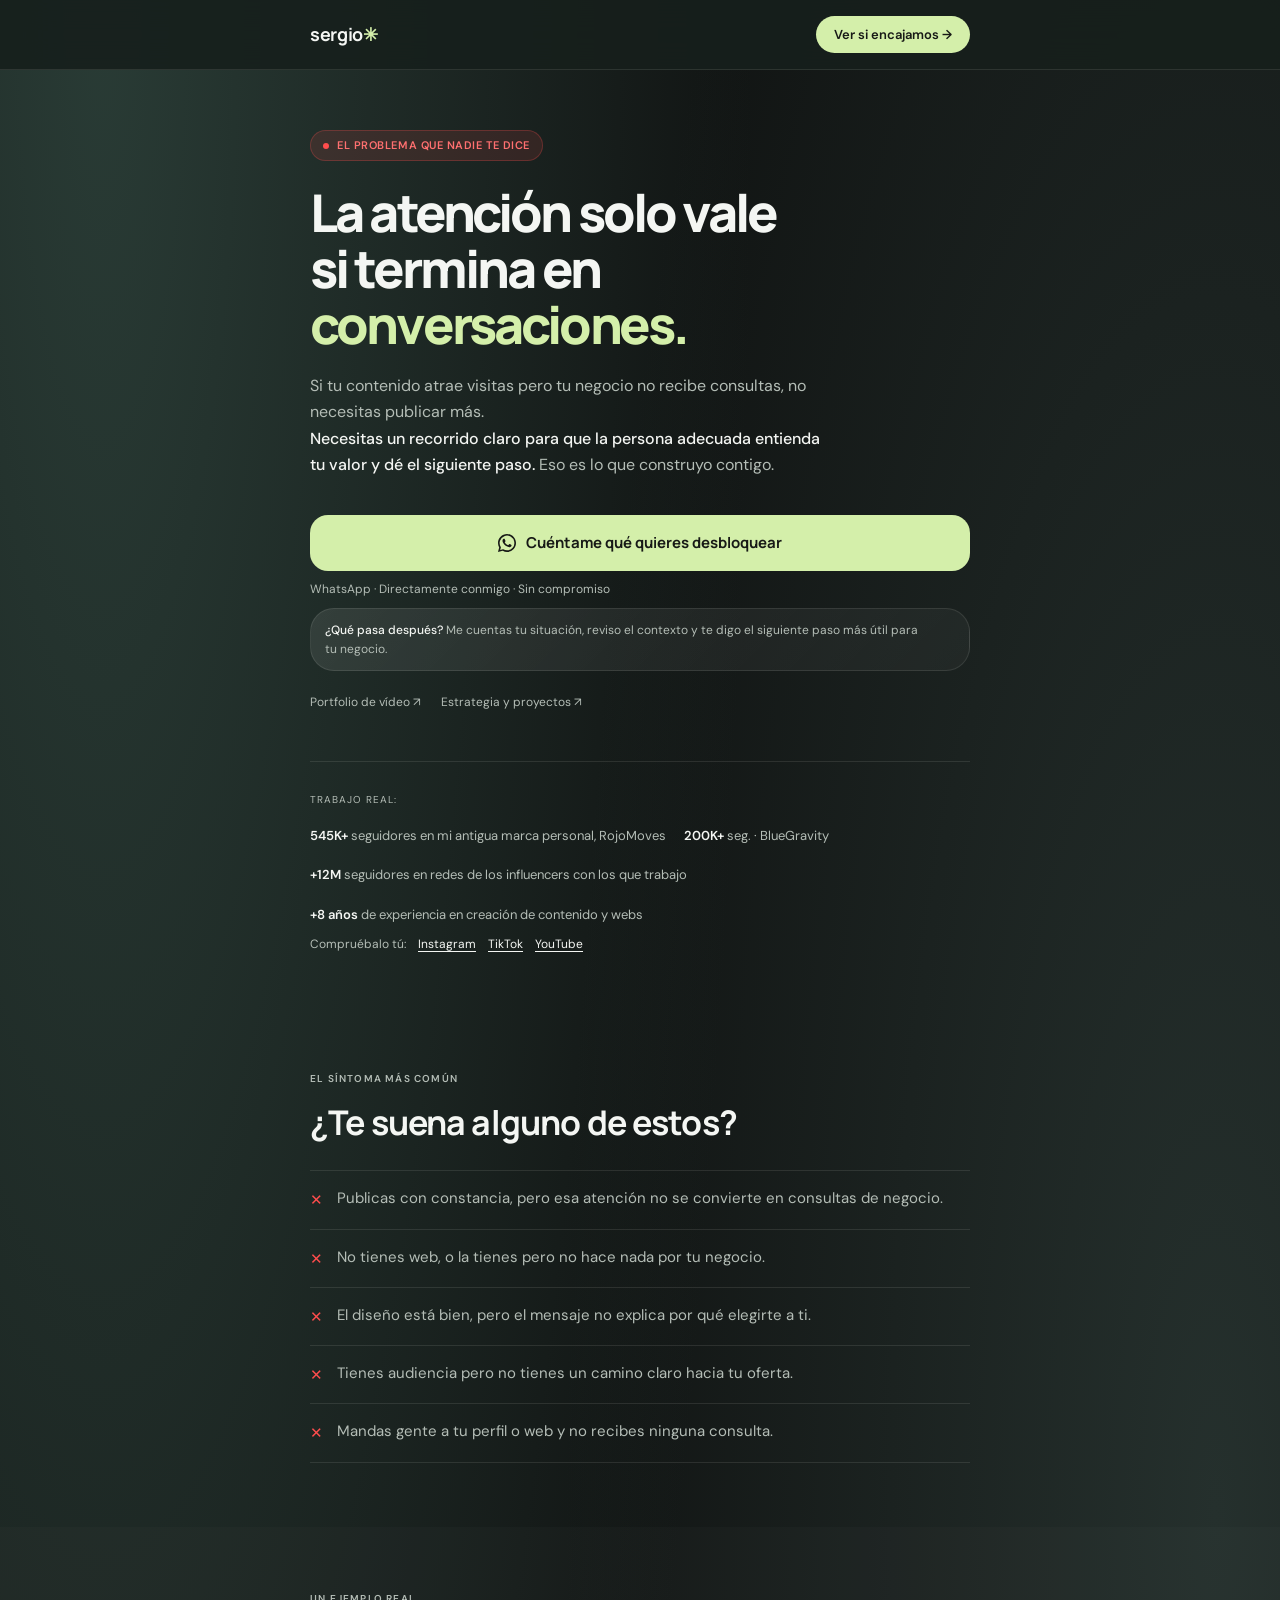
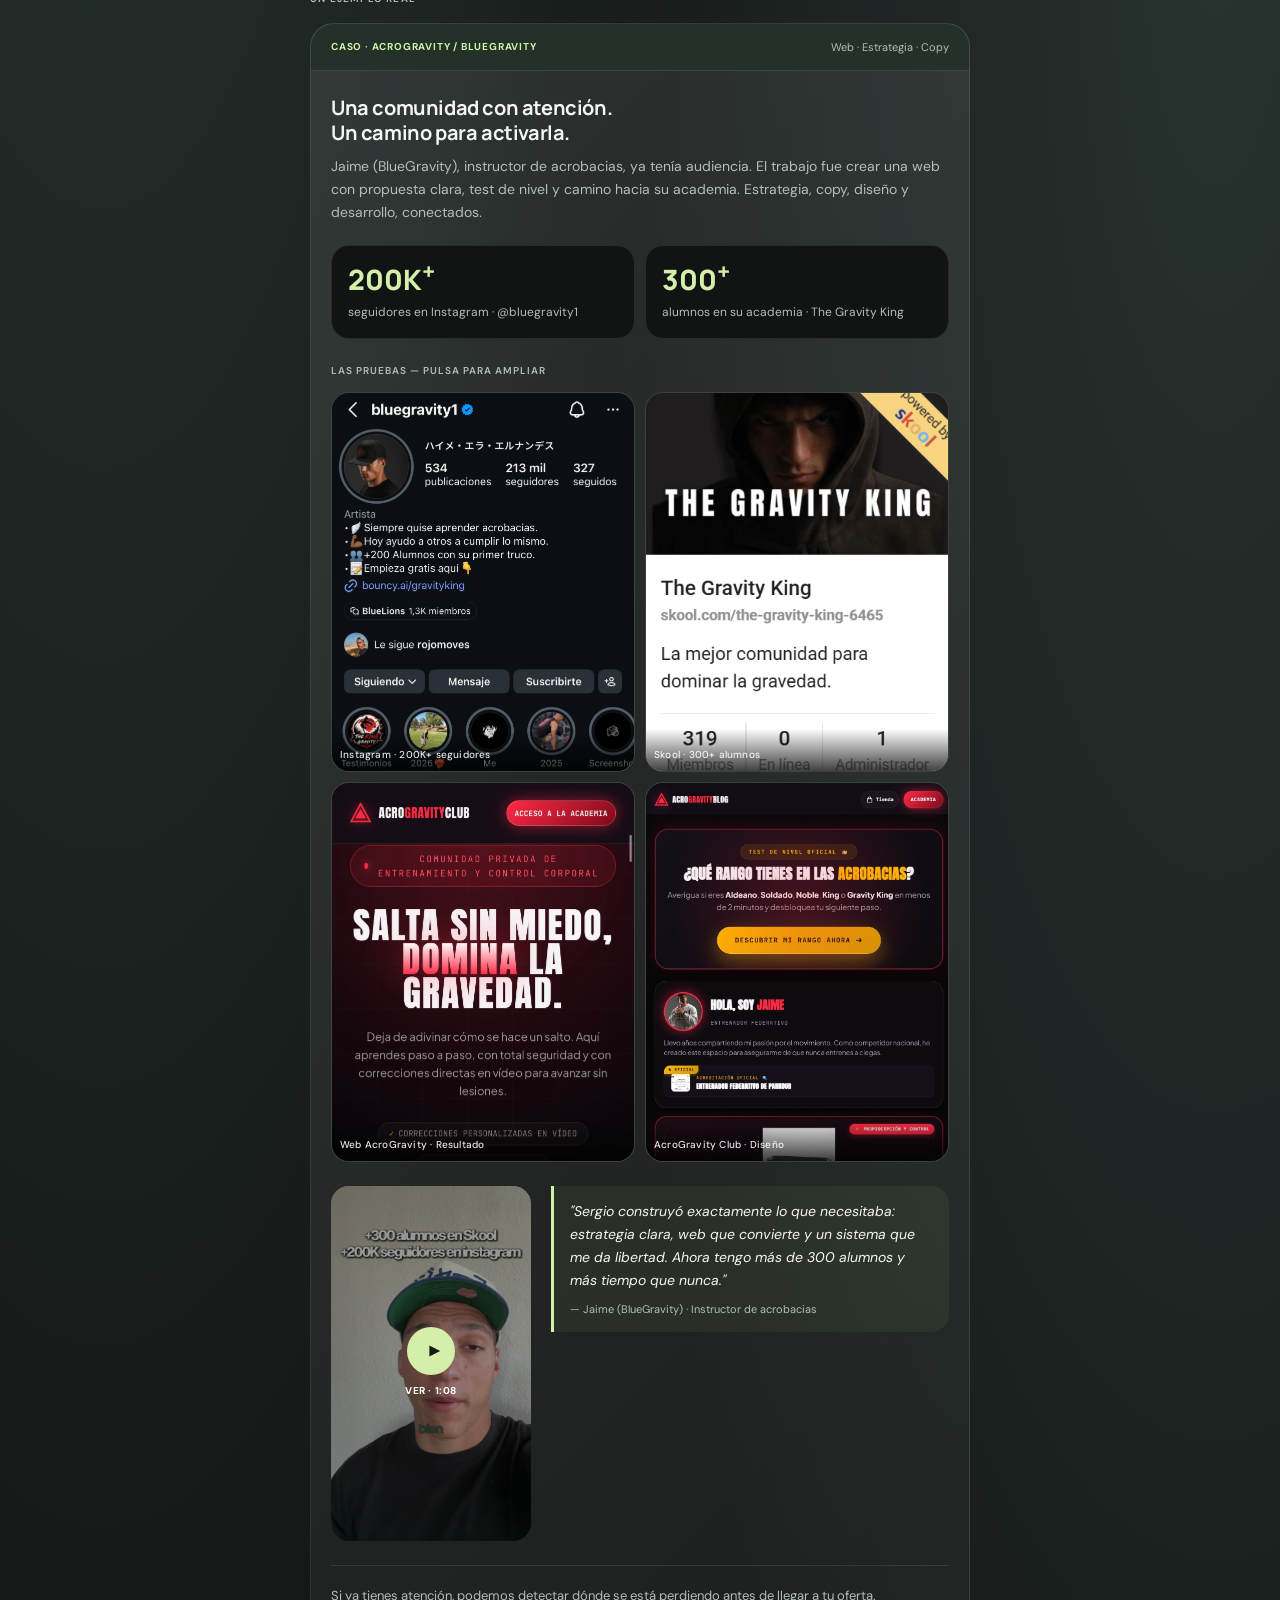
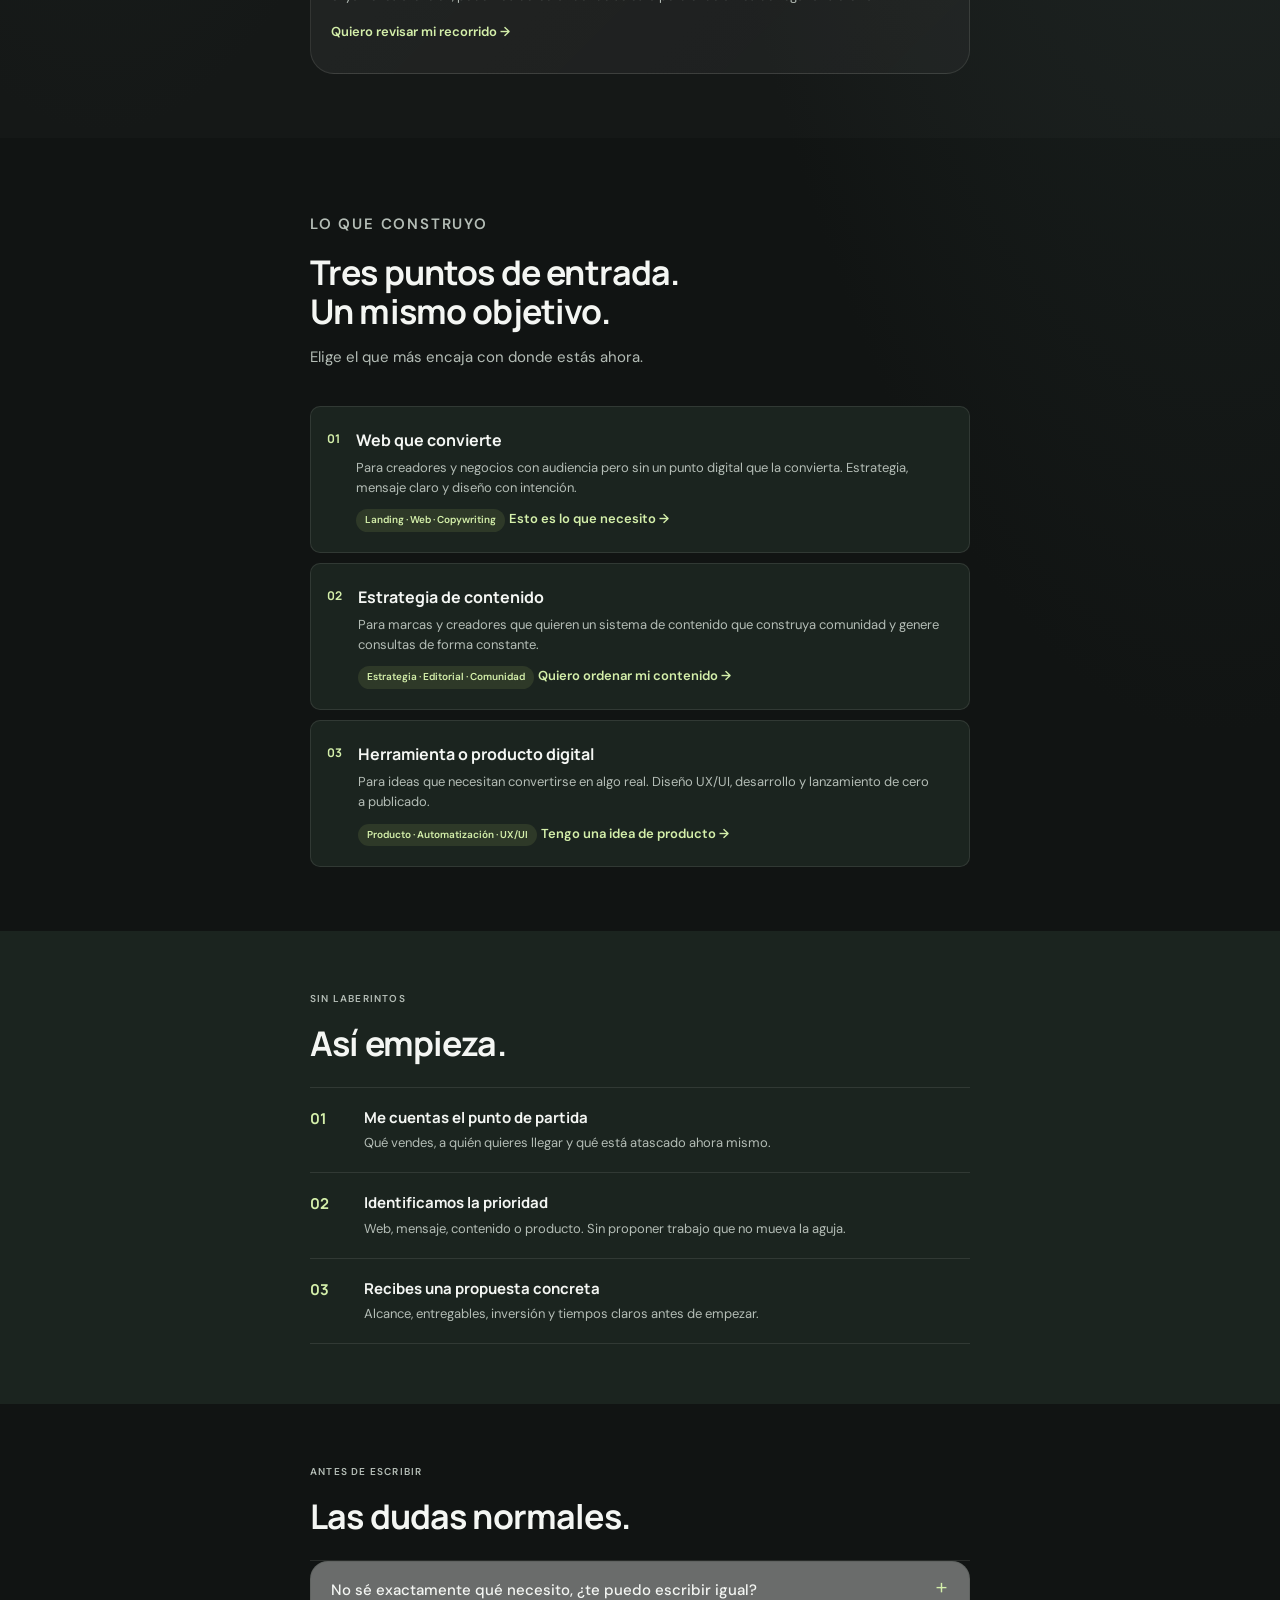
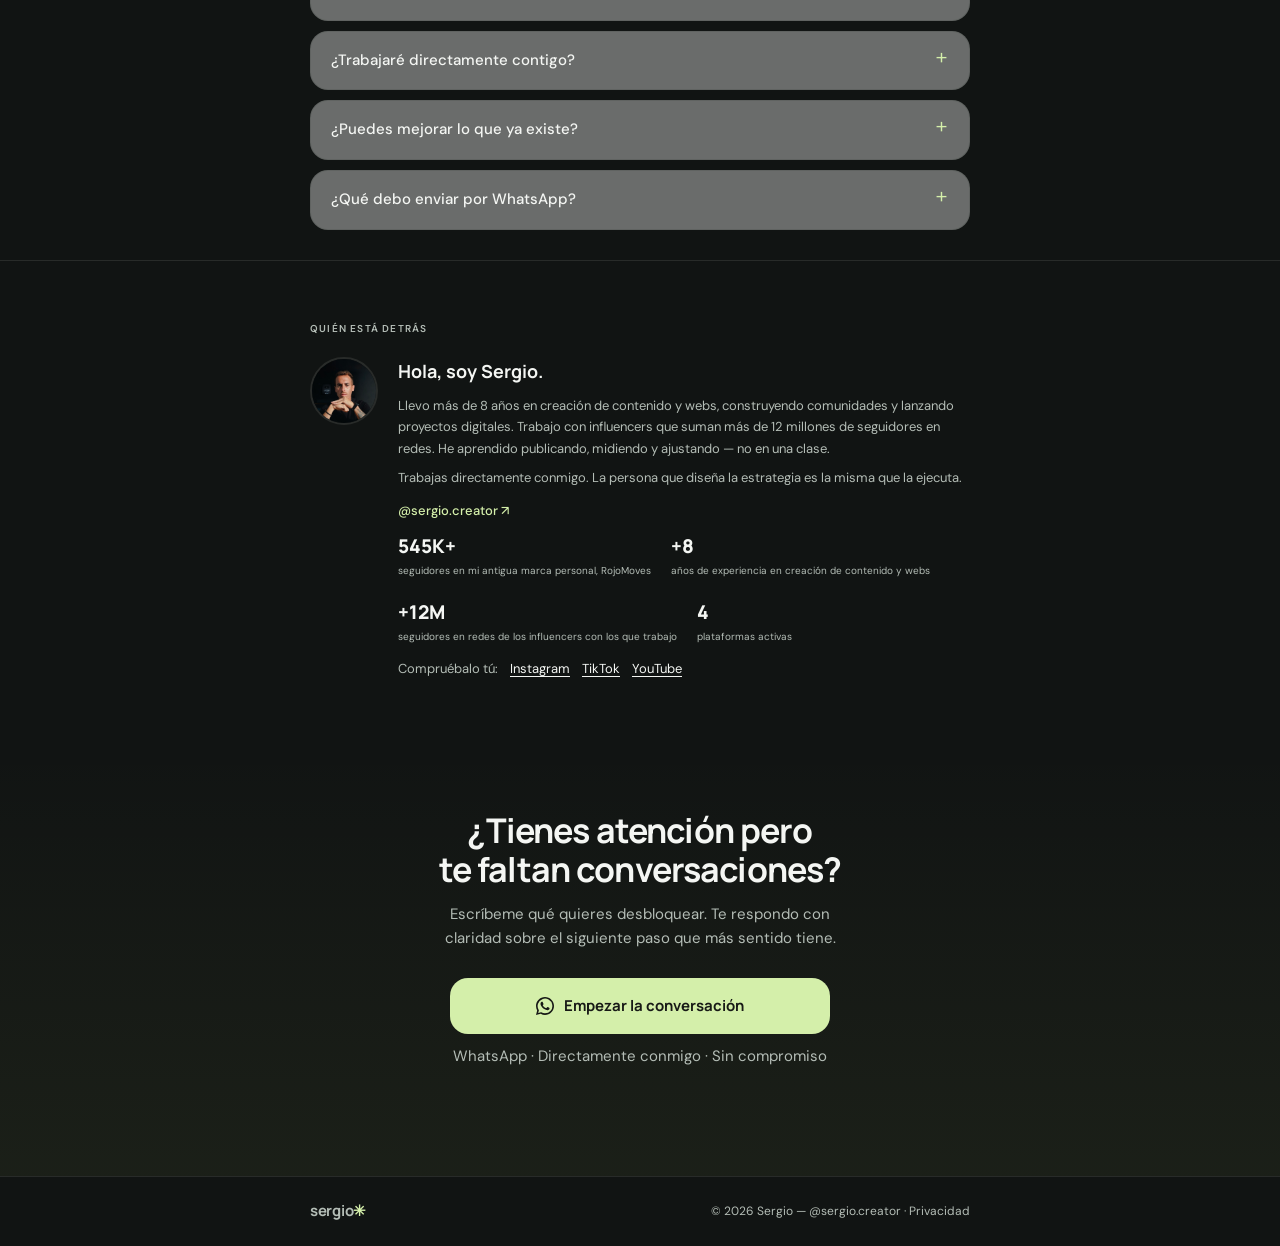
<file: landingpage.html>
<!DOCTYPE html>
<html lang="es">
<head>
<meta charset="UTF-8">
<meta name="viewport" content="width=device-width, initial-scale=1.0">
<meta name="description" content="Convierte la atención que ya generas en conversaciones cualificadas. Estrategia, web y contenido con Sergio.">
<title>Convierte atención en conversaciones — Sergio</title>
<meta property="og:title" content="Convierte atención en conversaciones — Sergio">
<meta property="og:description" content="Convierte la atención que ya generas en conversaciones cualificadas. Estrategia, web y contenido con Sergio.">
<meta property="og:type" content="website">
<link rel="canonical" href="https://sergiocreator.com/landingpage.html">
<meta property="og:url" content="https://sergiocreator.com/landingpage.html">
<meta property="og:image" content="https://sergiocreator.com/assets/og-image.png">
<meta property="og:image:width" content="1200">
<meta property="og:image:height" content="630">
<meta property="og:locale" content="es_ES">
<meta property="og:site_name" content="Sergio">
<meta name="twitter:card" content="summary_large_image">
<meta name="twitter:image" content="https://sergiocreator.com/assets/og-image.png">

<link rel="icon" type="image/svg+xml" href="assets/favicon.svg">
<link rel="preconnect" href="https://fonts.googleapis.com">
<link rel="preconnect" href="https://fonts.gstatic.com" crossorigin>
<link href="https://fonts.googleapis.com/css2?family=DM+Sans:wght@400;450;500;550;600;650;700&family=Manrope:wght@400;500;600;650;700;750;800&display=swap" rel="stylesheet">
<style>
/* ─── TOKENS ─────────────────────────────────────── */
:root {
  --bg:       #171916;
  --surface:  #1d201b;
  --surface2: #262922;
  --border:   rgba(243,242,235,0.10);
  --fg:       #f3f2eb;
  --muted:    rgba(243,242,235,0.62);
  --accent:   #d5f578;
  --accent-dk:#bfe05c;
  --red:      #FF4D4D;
  --serif:    'Manrope', system-ui, sans-serif;
  --sans:     'DM Sans', system-ui, sans-serif;
  --r:        8px;
  --max:      700px;
}

/* ─── RESET ──────────────────────────────────────── */
*, *::before, *::after { box-sizing: border-box; margin: 0; padding: 0; }
html { scroll-behavior: smooth; }
body {
  background: var(--bg);
  color: var(--fg);
  font-family: var(--sans);
  font-size: 16px;
  line-height: 1.65;
  -webkit-font-smoothing: antialiased;
  overflow-x: hidden;
}
img { display: block; max-width: 100%; height: auto; }
a { color: inherit; text-decoration: none; }
:focus-visible { outline: 2px solid var(--accent); outline-offset: 3px; }
.wrap { max-width: var(--max); margin: 0 auto; padding: 0 20px; }

/* ─── HEADER ─────────────────────────────────────── */
header {
  position: sticky; top: 0; z-index: 50;
  padding: 16px 0;
  border-bottom: 1px solid var(--border);
  background: rgba(23,25,22,0.92);
  backdrop-filter: blur(12px);
}
header .wrap { display: flex; align-items: center; justify-content: space-between; gap: 12px; }
.logo { font-family: var(--serif); font-size: 18px; font-weight: 700; letter-spacing: -0.02em; flex-shrink: 0; }
.logo span { color: var(--accent); }
.header-cta {
  font-size: 13px; font-weight: 600; color: #171916;
  background: var(--accent);
  padding: 8px 18px; border-radius: 40px;
  transition: background 0.18s, transform 0.12s;
  white-space: nowrap;
}
.header-cta:hover { background: var(--accent-dk); transform: translateY(-1px); }

/* ─── HERO ───────────────────────────────────────── */
.hero { padding: 60px 0 52px; }
.problem-tag {
  display: inline-flex; align-items: center; gap: 8px;
  background: rgba(255,77,77,0.12); border: 1px solid rgba(255,77,77,0.25);
  color: #FF7070; font-size: 11px; font-weight: 600;
  padding: 5px 12px; border-radius: 40px; letter-spacing: 0.05em;
  text-transform: uppercase; margin-bottom: 24px;
}
.dot-red {
  width: 6px; height: 6px; background: var(--red);
  border-radius: 50%; flex-shrink: 0;
  animation: blink 2s ease-in-out infinite;
}
@keyframes blink { 0%,100%{opacity:1;transform:scale(1)} 50%{opacity:.5;transform:scale(.8)} }
h1 {
  font-family: var(--serif);
  font-size: clamp(32px, 7.5vw, 52px);
  font-weight: 800; line-height: 1.08;
  letter-spacing: -0.03em; margin-bottom: 20px;
  word-break: break-word; overflow-wrap: break-word;
}
h1 em { font-style: normal; color: var(--accent); }
.hero-sub {
  font-size: 16px; color: var(--muted);
  max-width: 520px; line-height: 1.65; margin-bottom: 36px;
}
.hero-sub strong { color: var(--fg); font-weight: 500; }

/* ─── CTA BLOCK ──────────────────────────────────── */
.cta-block { display: flex; flex-direction: column; gap: 10px; }
.btn-primary {
  display: inline-flex; align-items: center; justify-content: center; gap: 10px;
  background: var(--accent); color: #171916;
  font-family: var(--serif); font-size: 15px; font-weight: 700;
  padding: 16px 24px; border-radius: var(--r);
  transition: background 0.15s, transform 0.12s;
  min-height: 52px;
}
.btn-primary:hover { background: var(--accent-dk); transform: translateY(-1px); }
.btn-primary:active { transform: translateY(0); }
.btn-primary svg { flex-shrink: 0; }
.btn-sub { font-size: 12px; color: var(--muted); line-height: 1.4; }
.cta-after {
  font-size: 12px; color: var(--muted); line-height: 1.55;
  padding: 12px 14px; background: rgba(255,255,255,0.04);
  border-radius: var(--r); border: 1px solid var(--border);
}
.cta-after strong { color: var(--fg); font-weight: 500; }

/* ─── TRUST ──────────────────────────────────────── */
.trust-line {
  margin-top: 48px; padding-top: 28px;
  border-top: 1px solid var(--border);
  display: flex; align-items: flex-start; gap: 16px; flex-wrap: wrap;
}
.trust-label { font-size: 10px; color: var(--muted); text-transform: uppercase; letter-spacing: 0.1em; padding-top: 2px; flex-shrink: 0; }
.trust-items { display: flex; gap: 18px; flex-wrap: wrap; }
.trust-item { font-size: 13px; color: var(--muted); }
.trust-item strong { color: var(--fg); font-weight: 600; }
.verify { font-size: 12px; color: var(--muted); margin: 10px 0 0; display: flex; flex-wrap: wrap; gap: 2px 12px; }
.verify a { color: var(--fg); text-decoration: underline; text-underline-offset: 3px; }

/* ─── SECTION COMMON ─────────────────────────────── */
.section-eyebrow {
  font-size: 10px; font-weight: 600; color: var(--muted);
  text-transform: uppercase; letter-spacing: 0.12em; margin-bottom: 16px;
}
h2 {
  font-family: var(--serif);
  font-size: clamp(24px, 5vw, 34px);
  font-weight: 700; letter-spacing: -0.025em;
  line-height: 1.15; margin-bottom: 14px;
  word-break: break-word;
}

/* ─── PROBLEM ────────────────────────────────────── */
.problem { padding: 64px 0; }
.symptom-list { list-style: none; margin-top: 28px; }
.symptom-list li {
  display: flex; align-items: flex-start; gap: 14px;
  padding: 16px 0; border-bottom: 1px solid var(--border);
  font-size: 15px; color: var(--muted); transition: color 0.2s;
  line-height: 1.55;
}
.symptom-list li:first-child { border-top: 1px solid var(--border); }
.symptom-list li:hover { color: var(--fg); }
.x { color: var(--red); font-weight: 700; font-size: 15px; flex-shrink: 0; margin-top: 2px; }

/* ─── CASE ───────────────────────────────────────── */
.case { padding: 64px 0; background: var(--surface); }
.case-card { border: 1px solid var(--border); border-radius: 12px; overflow: hidden; }
.case-header {
  background: var(--surface2); padding: 14px 20px;
  display: flex; align-items: center; justify-content: space-between;
  border-bottom: 1px solid var(--border); gap: 12px; flex-wrap: wrap;
}
.case-tag { font-size: 10px; font-weight: 700; color: var(--accent); text-transform: uppercase; letter-spacing: 0.08em; }
.case-platform { font-size: 11px; color: var(--muted); white-space: nowrap; }
.case-body { padding: 24px 20px 28px; }
.case-name {
  font-family: var(--serif); font-size: 20px; font-weight: 700;
  margin-bottom: 10px; letter-spacing: -0.02em; line-height: 1.25;
}
.case-desc { font-size: 14px; color: var(--muted); line-height: 1.65; margin-bottom: 20px; }

/* metrics */
.case-metrics { display: grid; grid-template-columns: 1fr 1fr; gap: 10px; margin-bottom: 24px; }
.metric {
  background: var(--bg); border: 1px solid var(--border);
  border-radius: var(--r); padding: 14px 16px;
}
.metric strong {
  font-family: var(--serif); font-size: 28px; font-weight: 800;
  display: block; line-height: 1; margin-bottom: 5px; color: var(--accent);
}
.metric span { font-size: 12px; color: var(--muted); line-height: 1.4; }

/* proof images — se ven enteras, se pueden abrir */
.proof-label { font-size: 10px; font-weight: 600; color: var(--muted); text-transform: uppercase; letter-spacing: 0.1em; margin-bottom: 12px; margin-top: 4px; }
.proof-grid { display: grid; grid-template-columns: 1fr 1fr; gap: 10px; margin-bottom: 24px; }
.proof-img-wrap {
  aspect-ratio: 4/5;
  border-radius: var(--r); overflow: hidden;
  border: 1px solid var(--border); position: relative;
  cursor: zoom-in; background: var(--surface2);
  transition: border-color 0.2s, box-shadow 0.2s;
}
.proof-img-wrap:hover { border-color: rgba(213,245,120,0.4); box-shadow: 0 0 0 1px rgba(213,245,120,0.15); }
/* miniaturas del mismo formato, recortadas desde arriba; la imagen completa se ve al ampliar */
.proof-img-wrap img {
  width: 100%; height: 100%;
  object-fit: cover; object-position: top center;
  display: block;
  transition: transform 0.3s;
}
.proof-img-wrap:hover img { transform: scale(1.02); }
.proof-img-label {
  position: absolute; bottom: 0; left: 0; right: 0;
  background: linear-gradient(transparent, rgba(0,0,0,0.75));
  font-size: 10px; color: rgba(255,255,255,0.9);
  padding: 18px 8px 7px; font-weight: 500; letter-spacing: 0.02em;
}
.proof-img-wrap .zoom-icon {
  position: absolute; top: 7px; right: 7px;
  width: 26px; height: 26px; border-radius: 50%;
  background: rgba(0,0,0,0.55); display: grid; place-items: center;
  opacity: 0; transition: opacity 0.2s;
}
.proof-img-wrap:hover .zoom-icon { opacity: 1; }

/* vídeo compacto horizontal al lado del quote */
.case-media { display: grid; grid-template-columns: 200px 1fr; gap: 20px; align-items: start; margin-bottom: 24px; }
.video-wrap-small {
  position: relative; border-radius: var(--r); overflow: hidden;
  background: #000; cursor: pointer;
  aspect-ratio: 9/16;
}
.video-wrap-small img.vposter { width: 100%; height: 100%; object-fit: cover; display: block; }
.video-wrap-small video { width: 100%; height: 100%; object-fit: cover; display: none; }
.video-wrap-small.playing img.vposter { display: none; }
.video-wrap-small.playing video { display: block; }
.vplay-btn {
  position: absolute; inset: 0;
  display: flex; flex-direction: column;
  align-items: center; justify-content: center; gap: 8px;
  background: rgba(0,0,0,0.4); transition: background 0.2s;
}
.video-wrap-small:hover .vplay-btn { background: rgba(0,0,0,0.25); }
.video-wrap-small.playing .vplay-btn { display: none; }
.play-circle {
  width: 48px; height: 48px; border-radius: 50%;
  background: var(--accent); display: grid; place-items: center;
  flex-shrink: 0;
}
.play-circle svg { margin-left: 3px; }
.vplay-label { font-size: 10px; font-weight: 700; color: #fff; letter-spacing: 0.06em; text-transform: uppercase; text-align: center; }

.case-quote-block { display: flex; flex-direction: column; gap: 16px; }
.case-quote {
  border-left: 3px solid var(--accent);
  padding: 14px 16px;
  background: rgba(213,245,120,0.05);
  border-radius: 0 var(--r) var(--r) 0;
  font-size: 14px; color: var(--fg); line-height: 1.65; font-style: italic;
  flex: 1;
}
.case-quote cite { display: block; font-style: normal; color: var(--muted); font-size: 11px; margin-top: 8px; }

.case-cta { padding-top: 20px; border-top: 1px solid var(--border); }
.case-cta p { color: var(--muted); font-size: 13px; margin-bottom: 12px; line-height: 1.55; }
.link-accent { color: var(--accent); font-size: 13px; font-weight: 600; display: inline-flex; gap: 4px; }
.link-accent:hover { text-decoration: underline; text-underline-offset: 3px; }

/* ─── SERVICES ───────────────────────────────────── */
.services { padding: 64px 0; }
.services-intro { margin-bottom: 36px; }
.services-intro p { font-size: 15px; color: var(--muted); margin-top: 10px; }
.service-cards { display: flex; flex-direction: column; gap: 10px; }
.service-card {
  border: 1px solid var(--border); border-radius: 10px;
  padding: 20px 20px 20px 16px;
  background: var(--surface);
  display: flex; gap: 16px; align-items: flex-start;
  transition: border-color 0.2s;
}
.service-card:hover { border-color: rgba(213,245,120,0.35); }
.svc-num { font-family: var(--serif); font-size: 12px; font-weight: 700; color: var(--accent); flex-shrink: 0; padding-top: 2px; }
.svc-body h3 { font-family: var(--serif); font-size: 16px; font-weight: 700; margin-bottom: 5px; }
.svc-body p { font-size: 13px; color: var(--muted); line-height: 1.55; }
.svc-tag { display: inline-block; margin-top: 8px; font-size: 10px; font-weight: 600; color: var(--accent); background: rgba(213,245,120,0.1); padding: 3px 9px; border-radius: 40px; }
.service-link { display: inline-flex; margin-top: 10px; color: var(--accent); font-size: 13px; font-weight: 600; }
.service-link:hover { text-decoration: underline; text-underline-offset: 3px; }

/* ─── PROCESS ────────────────────────────────────── */
.process { padding: 60px 0; background: var(--surface); }
.process-list { list-style: none; counter-reset: step; margin-top: 24px; border-top: 1px solid var(--border); }
.process-list li {
  counter-increment: step;
  display: grid; grid-template-columns: 40px 1fr;
  gap: 14px; padding: 18px 0;
  border-bottom: 1px solid var(--border);
}
.process-list li::before {
  content: '0' counter(step);
  font-family: var(--serif); font-weight: 700; font-size: 15px;
  color: var(--accent); padding-top: 1px;
}
.process-list strong { display: block; font-family: var(--serif); font-size: 15px; margin-bottom: 3px; }
.process-list p { color: var(--muted); font-size: 13px; line-height: 1.6; }

/* ─── FAQ ────────────────────────────────────────── */
.faq { padding: 60px 0 20px; }
.faq-list { margin-top: 24px; border-top: 1px solid var(--border); }
.faq-list details { border-bottom: 1px solid var(--border); }
.faq-list summary {
  position: relative; padding: 18px 32px 18px 0;
  font-size: 15px; font-weight: 500; cursor: pointer;
  list-style: none; line-height: 1.45;
}
.faq-list summary::after {
  content: '+'; position: absolute; right: 2px; top: 14px;
  font-size: 22px; color: var(--accent); font-weight: 300; line-height: 1;
}
.faq-list details[open] summary::after { content: '−'; }
.faq-list summary::-webkit-details-marker { display: none; }
.faq-list details p { color: var(--muted); padding: 0 24px 18px 0; font-size: 13px; line-height: 1.65; }

/* ─── ABOUT ──────────────────────────────────────── */
.about { padding: 60px 0; border-top: 1px solid var(--border); }
.about-inner { display: flex; gap: 20px; align-items: flex-start; }
.about-img { width: 68px; height: 68px; border-radius: 50%; object-fit: cover; object-position: center 30%; flex-shrink: 0; border: 2px solid var(--border); }
.about-copy h3 { font-family: var(--serif); font-size: 18px; font-weight: 700; margin-bottom: 8px; }
.about-copy p { font-size: 13px; color: var(--muted); line-height: 1.65; margin-bottom: 8px; }
.about-link { font-size: 13px; color: var(--accent); font-weight: 500; }
.about-link:hover { text-decoration: underline; }
.about-stats { display: flex; gap: 20px; margin-top: 14px; flex-wrap: wrap; }
.about-stat strong { font-family: var(--serif); font-size: 19px; font-weight: 800; display: block; line-height: 1; }
.about-stat span { font-size: 10px; color: var(--muted); }

/* ─── FINAL CTA ──────────────────────────────────── */
.final-cta {
  padding: 64px 0 80px; text-align: center;
  background: linear-gradient(180deg, transparent 0%, rgba(213,245,120,0.05) 100%);
}
.final-cta h2 { margin-bottom: 12px; }
.final-cta p { font-size: 15px; color: var(--muted); margin-bottom: 28px; max-width: 420px; margin-inline: auto; line-height: 1.6; }
.final-cta .cta-block { max-width: 380px; margin: 0 auto; }

/* ─── FOOTER ─────────────────────────────────────── */
footer { padding: 22px 0; border-top: 1px solid var(--border); font-size: 12px; color: var(--muted); }
footer .wrap { display: flex; justify-content: space-between; align-items: center; flex-wrap: wrap; gap: 8px; }
footer a { color: var(--muted); }
footer a:hover { color: var(--fg); }

/* ─── LIGHTBOX ───────────────────────────────────── */
.lightbox-overlay {
  display: none; position: fixed; inset: 0; z-index: 200;
  background: rgba(0,0,0,0.92); backdrop-filter: blur(8px);
  align-items: center; justify-content: center;
  padding: 16px;
}
.lightbox-overlay.open { display: flex; animation: fadein 0.2s ease; }
@keyframes fadein { from{opacity:0} to{opacity:1} }
.lightbox-inner { position: relative; max-width: min(92vw, 900px); max-height: 92dvh; }
.lightbox-inner img { width: 100%; height: 100%; object-fit: contain; border-radius: 8px; display: block; max-height: 88dvh; }
.lb-close {
  position: absolute; top: -40px; right: 0;
  width: 36px; height: 36px; border-radius: 50%;
  border: 1px solid rgba(255,255,255,0.2); background: rgba(255,255,255,0.1);
  color: #fff; font-size: 20px; cursor: pointer;
  display: grid; place-items: center; transition: background 0.15s;
}
.lb-close:hover { background: rgba(255,255,255,0.2); }
.lb-caption {
  text-align: center; font-size: 11px; color: rgba(255,255,255,0.6);
  margin-top: 10px; letter-spacing: 0.04em;
}

/* ─── MOBILE ─────────────────────────────────────── */
@media (max-width: 520px) {
  .wrap { padding: 0 16px; }
  .hero { padding: 44px 0 40px; }
  h1 { font-size: clamp(28px, 9vw, 38px); }
  .hero-sub { font-size: 15px; }
  .btn-primary { font-size: 14px; padding: 15px 20px; }

  .problem { padding: 48px 0; }
  .symptom-list li { font-size: 14px; }

  .case { padding: 48px 0; }
  .case-body { padding: 18px 16px 22px; }
  .case-metrics { grid-template-columns: 1fr 1fr; gap: 8px; }
  .metric strong { font-size: 24px; }
  .proof-grid { grid-template-columns: 1fr 1fr; gap: 8px; }

  /* en móvil el vídeo va apilado encima del quote */
  .case-media { grid-template-columns: 1fr; gap: 16px; }
  .video-wrap-small { max-width: 220px; justify-self: center; }
  .case-quote-block { gap: 12px; }

  .services { padding: 48px 0; }
  .service-card { padding: 16px; }

  .process { padding: 44px 0; }
  .process-list li { grid-template-columns: 34px 1fr; }

  .faq { padding: 44px 0 10px; }
  .faq-list summary { font-size: 14px; }

  .about { padding: 44px 0; }
  .about-img { width: 58px; height: 58px; }

  .final-cta { padding: 48px 0 60px; }
  .final-cta p { font-size: 14px; }
}

@media (prefers-reduced-motion: reduce) {
  .dot-red { animation: none; }
  .btn-primary:hover { transform: none; }
  .proof-img-wrap:hover img { transform: none; }
  .lightbox-overlay.open { animation: none; }
}
</style>
<link rel="stylesheet" href="assets/premium.css?v=20261002">
<script defer data-domain="sergiocreator.com" src="https://plausible.io/js/script.js"></script>
<script>window.plausible=window.plausible||function(){(window.plausible.q=window.plausible.q||[]).push(arguments)}</script>
</head>
<body class="premium-landing">

<!-- HEADER -->
<header>
  <div class="wrap">
    <a href="index.html" class="logo" aria-label="Sergio, portfolio principal">sergio<span>✳</span></a>
    <a href="#contacto" class="header-cta">Ver si encajamos →</a>
  </div>
</header>

<!-- HERO -->
<section class="hero">
  <div class="wrap">
    <div class="problem-tag">
      <span class="dot-red" aria-hidden="true"></span>
      El problema que nadie te dice
    </div>
    <h1>La atención solo vale<br>si termina en <em>conversaciones.</em></h1>
    <p class="hero-sub">
      Si tu contenido atrae visitas pero tu negocio no recibe consultas, no necesitas publicar más.<br>
      <strong>Necesitas un recorrido claro para que la persona adecuada entienda tu valor y dé el siguiente paso.</strong>
      Eso es lo que construyo contigo.
    </p>
    <div class="cta-block">
      <a href="https://wa.me/34643105522?text=Hola%20Sergio%2C%20vi%20tu%20landing%20y%20quiero%20hablar%20sobre%20mi%20proyecto." class="btn-primary" target="_blank" rel="noopener noreferrer">
        <svg width="18" height="18" viewBox="0 0 24 24" fill="currentColor" aria-hidden="true"><path d="M17.472 14.382c-.297-.149-1.758-.867-2.03-.967-.273-.099-.471-.148-.67.15-.197.297-.767.966-.94 1.164-.173.199-.347.223-.644.075-.297-.15-1.255-.463-2.39-1.475-.883-.788-1.48-1.761-1.653-2.059-.173-.297-.018-.458.13-.606.134-.133.298-.347.446-.52.149-.174.198-.298.298-.497.099-.198.05-.371-.025-.52-.075-.149-.669-1.612-.916-2.207-.242-.579-.487-.5-.669-.51-.173-.008-.371-.01-.57-.01-.198 0-.52.074-.792.372-.272.297-1.04 1.016-1.04 2.479 0 1.462 1.065 2.875 1.213 3.074.149.198 2.096 3.2 5.077 4.487.709.306 1.262.489 1.694.625.712.227 1.36.195 1.871.118.571-.085 1.758-.719 2.006-1.413.248-.694.248-1.289.173-1.413-.074-.124-.272-.198-.57-.347z"/><path d="M12 0C5.373 0 0 5.373 0 12c0 2.126.553 4.124 1.527 5.856L0 24l6.307-1.651A11.94 11.94 0 0012 24c6.627 0 12-5.373 12-12S18.627 0 12 0zm0 21.818a9.818 9.818 0 01-5.007-1.373l-.36-.214-3.728.978.994-3.634-.235-.374A9.818 9.818 0 1112 21.818z"/></svg>
        Cuéntame qué quieres desbloquear
      </a>
      <p class="btn-sub">WhatsApp · Directamente conmigo · Sin compromiso</p>
      <p class="cta-after"><strong>¿Qué pasa después?</strong> Me cuentas tu situación, reviso el contexto y te digo el siguiente paso más útil para tu negocio.</p>
    </div>
    <nav class="ecosystem-links" aria-label="Explora el portfolio"><a href="videos.html">Portfolio de vídeo ↗</a><a href="index.html">Estrategia y proyectos ↗</a></nav>
    <div class="trust-line">
      <span class="trust-label">Trabajo real:</span>
      <div class="trust-items">
        <span class="trust-item"><strong>545K+</strong> seguidores en mi antigua marca personal, RojoMoves</span>
        <span class="trust-item"><strong>200K+</strong> seg. · BlueGravity</span>
        <span class="trust-item"><strong>+12M</strong> seguidores en redes de los influencers con los que trabajo</span>
        <span class="trust-item"><strong>+8 años</strong> de experiencia en creación de contenido y webs</span>
      </div>
    </div>
    <p class="verify">Compruébalo tú: <a href="https://www.instagram.com/rojomoves" target="_blank" rel="noopener noreferrer">Instagram</a><a href="https://www.tiktok.com/@rojoviral1" target="_blank" rel="noopener noreferrer">TikTok</a><a href="https://www.youtube.com/@rojomoves" target="_blank" rel="noopener noreferrer">YouTube</a></p>
  </div>
</section>

<!-- PROBLEM -->
<section class="problem" aria-labelledby="problem-title">
  <div class="wrap">
    <p class="section-eyebrow">El síntoma más común</p>
    <h2 id="problem-title">¿Te suena alguno de estos?</h2>
    <ul class="symptom-list">
      <li><span class="x" aria-hidden="true">✕</span>Publicas con constancia, pero esa atención no se convierte en consultas de negocio.</li>
      <li><span class="x" aria-hidden="true">✕</span>No tienes web, o la tienes pero no hace nada por tu negocio.</li>
      <li><span class="x" aria-hidden="true">✕</span>El diseño está bien, pero el mensaje no explica por qué elegirte a ti.</li>
      <li><span class="x" aria-hidden="true">✕</span>Tienes audiencia pero no tienes un camino claro hacia tu oferta.</li>
      <li><span class="x" aria-hidden="true">✕</span>Mandas gente a tu perfil o web y no recibes ninguna consulta.</li>
    </ul>
  </div>
</section>

<!-- CASE -->
<section class="case" aria-labelledby="case-title">
  <div class="wrap">
    <p class="section-eyebrow">Un ejemplo real</p>
    <div class="case-card">
      <div class="case-header">
        <span class="case-tag">Caso · AcroGravity / BlueGravity</span>
        <span class="case-platform">Web · Estrategia · Copy</span>
      </div>
      <div class="case-body">
        <h3 class="case-name" id="case-title">Una comunidad con atención.<br>Un camino para activarla.</h3>
        <p class="case-desc">Jaime (BlueGravity), instructor de acrobacias, ya tenía audiencia. El trabajo fue crear una web con propuesta clara, test de nivel y camino hacia su academia. Estrategia, copy, diseño y desarrollo, conectados.</p>

        <div class="case-metrics">
          <div class="metric">
            <strong>200K<sup>+</sup></strong>
            <span>seguidores en Instagram · @bluegravity1</span>
          </div>
          <div class="metric">
            <strong>300<sup>+</sup></strong>
            <span>alumnos en su academia · The Gravity King</span>
          </div>
        </div>

        <p class="proof-label">Las pruebas — pulsa para ampliar</p>
        <div class="proof-grid">
          <div class="proof-img-wrap" data-lb-src="assets/bluegravity_instagram.png" data-lb-caption="Instagram · @bluegravity1 · 200K+ seguidores" role="button" tabindex="0" aria-label="Ampliar: perfil de BlueGravity en Instagram">
            <img src="assets/bluegravity_instagram.png" alt="Perfil de BlueGravity con más de 200.000 seguidores en Instagram" loading="lazy">
            <span class="proof-img-label">Instagram · 200K+ seguidores</span>
            <span class="zoom-icon" aria-hidden="true"><svg width="12" height="12" viewBox="0 0 24 24" fill="none" stroke="#fff" stroke-width="2.5"><path d="M15 3h6v6M9 21H3v-6M21 3l-7 7M3 21l7-7"/></svg></span>
          </div>
          <div class="proof-img-wrap" data-lb-src="assets/gravityking_skool.png" data-lb-caption="The Gravity King · Skool · 300+ alumnos" role="button" tabindex="0" aria-label="Ampliar: academia The Gravity King en Skool">
            <img src="assets/gravityking_skool.png" alt="Academia The Gravity King en Skool con más de 300 miembros" loading="lazy">
            <span class="proof-img-label">Skool · 300+ alumnos</span>
            <span class="zoom-icon" aria-hidden="true"><svg width="12" height="12" viewBox="0 0 24 24" fill="none" stroke="#fff" stroke-width="2.5"><path d="M15 3h6v6M9 21H3v-6M21 3l-7 7M3 21l7-7"/></svg></span>
          </div>
          <div class="proof-img-wrap" data-lb-src="assets/acrogravity.png" data-lb-caption="Web de AcroGravity · Test de nivel y llamada a la acción" role="button" tabindex="0" aria-label="Ampliar: web de AcroGravity">
            <img src="assets/acrogravity.png" alt="Web de AcroGravity con test de nivel de acrobacias" loading="lazy">
            <span class="proof-img-label">Web AcroGravity · Resultado</span>
            <span class="zoom-icon" aria-hidden="true"><svg width="12" height="12" viewBox="0 0 24 24" fill="none" stroke="#fff" stroke-width="2.5"><path d="M15 3h6v6M9 21H3v-6M21 3l-7 7M3 21l7-7"/></svg></span>
          </div>
          <div class="proof-img-wrap" data-lb-src="assets/acrogravityclub_web.jpg" data-lb-caption="AcroGravity Club · Diseño web interior" role="button" tabindex="0" aria-label="Ampliar: diseño web AcroGravity Club">
            <img src="assets/acrogravityclub_web.jpg" alt="Diseño detallado de la web AcroGravity Club" loading="lazy">
            <span class="proof-img-label">AcroGravity Club · Diseño</span>
            <span class="zoom-icon" aria-hidden="true"><svg width="12" height="12" viewBox="0 0 24 24" fill="none" stroke="#fff" stroke-width="2.5"><path d="M15 3h6v6M9 21H3v-6M21 3l-7 7M3 21l7-7"/></svg></span>
          </div>
        </div>

        <!-- Vídeo compacto + quote en fila -->
        <div class="case-media">
          <div class="video-wrap-small" id="videoWrap" role="button" tabindex="0" aria-label="Reproducir testimonio de BlueGravity, 1 minuto 8 segundos" aria-pressed="false">
            <img class="vposter" src="assets/acrogravity-testimonio.jpg" alt="Miniatura del testimonio en vídeo de BlueGravity" width="540" height="960">
            <video controls playsinline preload="none" width="540" height="960" aria-label="Testimonio de BlueGravity sobre AcroGravity">
              <source src="assets/acrogravity-testimonio-web.mp4" type="video/mp4">
            </video>
            <div class="vplay-btn" aria-hidden="true">
              <div class="play-circle">
                <svg width="18" height="18" viewBox="0 0 20 20" fill="#171916"><path d="M6 4l12 6-12 6V4z"/></svg>
              </div>
              <span class="vplay-label">Ver · 1:08</span>
            </div>
          </div>
          <div class="case-quote-block">
            <blockquote class="case-quote">
              "Sergio construyó exactamente lo que necesitaba: estrategia clara, web que convierte y un sistema que me da libertad. Ahora tengo más de 300 alumnos y más tiempo que nunca."
              <cite>— Jaime (BlueGravity) · Instructor de acrobacias</cite>
            </blockquote>
          </div>
        </div>

        <div class="case-cta">
          <p>Si ya tienes atención, podemos detectar dónde se está perdiendo antes de llegar a tu oferta.</p>
          <a href="https://wa.me/34643105522?text=Hola%20Sergio%2C%20he%20visto%20el%20caso%20de%20AcroGravity%20y%20quiero%20revisar%20el%20recorrido%20de%20mi%20negocio." class="link-accent" target="_blank" rel="noopener noreferrer">Quiero revisar mi recorrido →</a>
        </div>
      </div>
    </div>
  </div>
</section>

<!-- SERVICES -->
<section class="services" aria-labelledby="services-title">
  <div class="wrap">
    <div class="services-intro">
      <p class="section-eyebrow">Lo que construyo</p>
      <h2 id="services-title">Tres puntos de entrada.<br>Un mismo objetivo.</h2>
      <p>Elige el que más encaja con donde estás ahora.</p>
    </div>
    <div class="service-cards">
      <article class="service-card">
        <span class="svc-num">01</span>
        <div class="svc-body">
          <h3>Web que convierte</h3>
          <p>Para creadores y negocios con audiencia pero sin un punto digital que la convierta. Estrategia, mensaje claro y diseño con intención.</p>
          <span class="svc-tag">Landing · Web · Copywriting</span>
          <a href="https://wa.me/34643105522?text=Hola%20Sergio%2C%20quiero%20hablar%20sobre%20una%20web%20para%20convertir%20mejor%20las%20visitas%20de%20mi%20negocio." class="service-link" target="_blank" rel="noopener noreferrer">Esto es lo que necesito →</a>
        </div>
      </article>
      <article class="service-card">
        <span class="svc-num">02</span>
        <div class="svc-body">
          <h3>Estrategia de contenido</h3>
          <p>Para marcas y creadores que quieren un sistema de contenido que construya comunidad y genere consultas de forma constante.</p>
          <span class="svc-tag">Estrategia · Editorial · Comunidad</span>
          <a href="https://wa.me/34643105522?text=Hola%20Sergio%2C%20quiero%20hablar%20sobre%20la%20estrategia%20de%20contenido%20de%20mi%20marca." class="service-link" target="_blank" rel="noopener noreferrer">Quiero ordenar mi contenido →</a>
        </div>
      </article>
      <article class="service-card">
        <span class="svc-num">03</span>
        <div class="svc-body">
          <h3>Herramienta o producto digital</h3>
          <p>Para ideas que necesitan convertirse en algo real. Diseño UX/UI, desarrollo y lanzamiento de cero a publicado.</p>
          <span class="svc-tag">Producto · Automatización · UX/UI</span>
          <a href="https://wa.me/34643105522?text=Hola%20Sergio%2C%20tengo%20una%20idea%20de%20producto%20digital%20y%20quiero%20hablar%20contigo." class="service-link" target="_blank" rel="noopener noreferrer">Tengo una idea de producto →</a>
        </div>
      </article>
    </div>
  </div>
</section>

<!-- PROCESS -->
<section class="process" aria-labelledby="process-title">
  <div class="wrap">
    <p class="section-eyebrow">Sin laberintos</p>
    <h2 id="process-title">Así empieza.</h2>
    <ol class="process-list">
      <li><div><strong>Me cuentas el punto de partida</strong><p>Qué vendes, a quién quieres llegar y qué está atascado ahora mismo.</p></div></li>
      <li><div><strong>Identificamos la prioridad</strong><p>Web, mensaje, contenido o producto. Sin proponer trabajo que no mueva la aguja.</p></div></li>
      <li><div><strong>Recibes una propuesta concreta</strong><p>Alcance, entregables, inversión y tiempos claros antes de empezar.</p></div></li>
    </ol>
  </div>
</section>

<!-- FAQ -->
<section class="faq" aria-labelledby="faq-title">
  <div class="wrap">
    <p class="section-eyebrow">Antes de escribir</p>
    <h2 id="faq-title">Las dudas normales.</h2>
    <div class="faq-list">
      <details><summary>No sé exactamente qué necesito, ¿te puedo escribir igual?</summary><p>Sí. Cuéntame qué haces, qué está pasando y qué te gustaría cambiar. La primera conversación sirve para identificar la prioridad.</p></details>
      <details><summary>¿Trabajaré directamente contigo?</summary><p>Sí. La misma persona que entiende tu negocio define la estrategia y construye el trabajo contigo.</p></details>
      <details><summary>¿Puedes mejorar lo que ya existe?</summary><p>Sí. Revisamos lo que tienes, conservamos lo que funciona y centramos el trabajo en los puntos que frenan el siguiente paso.</p></details>
      <details><summary>¿Qué debo enviar por WhatsApp?</summary><p>Una frase basta: qué vendes, dónde está el bloqueo y, si existe, tu web o perfil. Desde ahí seguimos.</p></details>
    </div>
  </div>
</section>

<!-- ABOUT -->
<section class="about" aria-labelledby="about-title">
  <div class="wrap">
    <p class="section-eyebrow" style="margin-bottom:20px;">Quién está detrás</p>
    <div class="about-inner">
      <img src="assets/Yo.jpg" alt="Foto de Sergio" class="about-img" width="72" height="72" loading="lazy">
      <div class="about-copy">
        <h3 id="about-title">Hola, soy Sergio.</h3>
        <p>Llevo más de 8 años en creación de contenido y webs, construyendo comunidades y lanzando proyectos digitales. Trabajo con influencers que suman más de 12 millones de seguidores en redes. He aprendido publicando, midiendo y ajustando — no en una clase.</p>
        <p>Trabajas directamente conmigo. La persona que diseña la estrategia es la misma que la ejecuta.</p>
        <a href="https://www.instagram.com/sergio.creator" target="_blank" rel="noopener noreferrer" class="about-link">@sergio.creator ↗</a>
        <div class="about-stats">
          <div class="about-stat"><strong>545K+</strong><span>seguidores en mi antigua marca personal, RojoMoves</span></div>
          <div class="about-stat"><strong>+8</strong><span>años de experiencia en creación de contenido y webs</span></div>
          <div class="about-stat"><strong>+12M</strong><span>seguidores en redes de los influencers con los que trabajo</span></div>
          <div class="about-stat"><strong>4</strong><span>plataformas activas</span></div>
        </div>
        <p class="verify">Compruébalo tú: <a href="https://www.instagram.com/rojomoves" target="_blank" rel="noopener noreferrer">Instagram</a><a href="https://www.tiktok.com/@rojoviral1" target="_blank" rel="noopener noreferrer">TikTok</a><a href="https://www.youtube.com/@rojomoves" target="_blank" rel="noopener noreferrer">YouTube</a></p>
      </div>
    </div>
  </div>
</section>

<!-- FINAL CTA -->
<section class="final-cta" id="contacto" aria-labelledby="cta-title">
  <div class="wrap">
    <h2 id="cta-title">¿Tienes atención pero<br>te faltan conversaciones?</h2>
    <p>Escríbeme qué quieres desbloquear. Te respondo con claridad sobre el siguiente paso que más sentido tiene.</p>
    <div class="cta-block">
      <a href="https://wa.me/34643105522?text=Hola%20Sergio%2C%20vi%20tu%20landing%20y%20quiero%20hablar%20sobre%20mi%20proyecto." class="btn-primary" target="_blank" rel="noopener noreferrer">
        <svg width="18" height="18" viewBox="0 0 24 24" fill="currentColor" aria-hidden="true"><path d="M17.472 14.382c-.297-.149-1.758-.867-2.03-.967-.273-.099-.471-.148-.67.15-.197.297-.767.966-.94 1.164-.173.199-.347.223-.644.075-.297-.15-1.255-.463-2.39-1.475-.883-.788-1.48-1.761-1.653-2.059-.173-.297-.018-.458.13-.606.134-.133.298-.347.446-.52.149-.174.198-.298.298-.497.099-.198.05-.371-.025-.52-.075-.149-.669-1.612-.916-2.207-.242-.579-.487-.5-.669-.51-.173-.008-.371-.01-.57-.01-.198 0-.52.074-.792.372-.272.297-1.04 1.016-1.04 2.479 0 1.462 1.065 2.875 1.213 3.074.149.198 2.096 3.2 5.077 4.487.709.306 1.262.489 1.694.625.712.227 1.36.195 1.871.118.571-.085 1.758-.719 2.006-1.413.248-.694.248-1.289.173-1.413-.074-.124-.272-.198-.57-.347z"/><path d="M12 0C5.373 0 0 5.373 0 12c0 2.126.553 4.124 1.527 5.856L0 24l6.307-1.651A11.94 11.94 0 0012 24c6.627 0 12-5.373 12-12S18.627 0 12 0zm0 21.818a9.818 9.818 0 01-5.007-1.373l-.36-.214-3.728.978.994-3.634-.235-.374A9.818 9.818 0 1112 21.818z"/></svg>
        Empezar la conversación
      </a>
      <p class="btn-sub">WhatsApp · Directamente conmigo · Sin compromiso</p>
    </div>
  </div>
</section>

<!-- FOOTER -->
<footer>
  <div class="wrap">
    <a href="#" class="logo" style="font-size:15px;">sergio<span style="color:var(--accent)">✳</span></a>
    <span>© 2026 Sergio — <a href="https://www.instagram.com/sergio.creator" target="_blank" rel="noopener">@sergio.creator</a> · <a href="privacidad.html">Privacidad</a></span>
  </div>
</footer>

<!-- LIGHTBOX -->
<div class="lightbox-overlay" id="lbOverlay" role="dialog" aria-modal="true" aria-label="Imagen ampliada">
  <div class="lightbox-inner">
    <button class="lb-close" id="lbClose" aria-label="Cerrar imagen">×</button>
    <img id="lbImg" alt="">
    <p class="lb-caption" id="lbCaption"></p>
  </div>
</div>

<script>
/* ── LIGHTBOX ──────────────────────────────────── */
const overlay  = document.getElementById('lbOverlay');
const lbImg    = document.getElementById('lbImg');
const lbCap    = document.getElementById('lbCaption');
const lbClose  = document.getElementById('lbClose');
let lastFocus  = null;

function openLightbox(src, caption, trigger) {
  lastFocus = trigger;
  lbImg.src = src;
  lbImg.alt = caption;
  lbCap.textContent = caption;
  overlay.classList.add('open');
  document.body.style.overflow = 'hidden';
  lbClose.focus();
}
function closeLightbox() {
  overlay.classList.remove('open');
  document.body.style.overflow = '';
  lbImg.removeAttribute('src');
  lastFocus?.focus({ preventScroll: true });
}

document.querySelectorAll('[data-lb-src]').forEach(el => {
  el.addEventListener('click', () => openLightbox(el.dataset.lbSrc, el.dataset.lbCaption, el));
  el.addEventListener('keydown', e => { if (e.key === 'Enter' || e.key === ' ') { e.preventDefault(); openLightbox(el.dataset.lbSrc, el.dataset.lbCaption, el); } });
});
lbClose.addEventListener('click', closeLightbox);
overlay.addEventListener('click', e => { if (e.target === overlay) closeLightbox(); });
document.addEventListener('keydown', e => { if (e.key === 'Escape' && overlay.classList.contains('open')) closeLightbox(); });

/* ── VIDEO ─────────────────────────────────────── */
const vWrap = document.getElementById('videoWrap');
if (vWrap) {
  const video = vWrap.querySelector('video');
  function playVideo() {
    vWrap.classList.add('playing');
    vWrap.setAttribute('aria-pressed', 'true');
    video.muted = false;
    video.defaultMuted = false;
    video.volume = 1;
    video.play().catch(() => video.focus());
  }
  vWrap.addEventListener('click', e => { if (!e.target.closest('video')) playVideo(); });
  vWrap.addEventListener('keydown', e => { if (e.key === 'Enter' || e.key === ' ') { e.preventDefault(); playVideo(); } });
  video.addEventListener('click', e => e.stopPropagation());
}
</script>
</body>
</html>
</file>
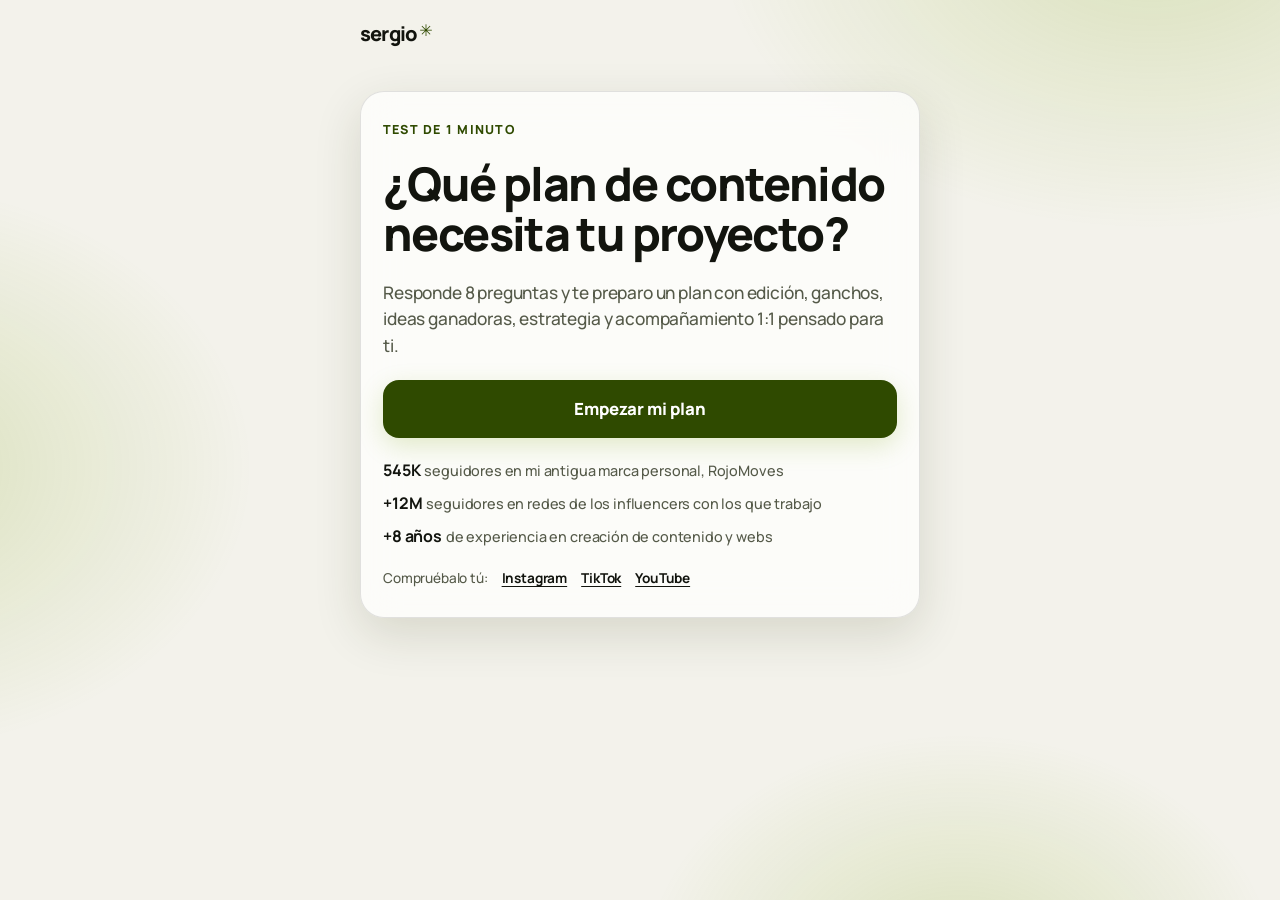
<file: plan.html>
<!doctype html>
<html lang="es">
<head>
<meta charset="utf-8">
<meta name="viewport" content="width=device-width, initial-scale=1, viewport-fit=cover">
<title>Tu plan de contenido — Sergio</title>
<link rel="canonical" href="https://sergiocreator.com/plan">
<meta property="og:url" content="https://sergiocreator.com/plan">
<meta property="og:image" content="https://sergiocreator.com/assets/og/og-plan.jpg">
<meta property="og:image:width" content="1200">
<meta property="og:image:height" content="630">
<meta property="og:image:type" content="image/jpeg">
<meta property="og:image:alt" content="Test de 1 minuto: qué plan de contenido necesita tu proyecto">
<meta property="og:locale" content="es_ES">
<meta property="og:site_name" content="Sergio">
<meta name="twitter:card" content="summary_large_image">
<meta name="twitter:image" content="https://sergiocreator.com/assets/og/og-plan.jpg">

<meta name="description" content="Responde 8 preguntas y recibe un plan de contenido a medida: edición, ganchos, ideas ganadoras, estrategia y acompañamiento 1:1.">
<meta property="og:title" content="Tu Plan de Contenido — Sergio">
<meta property="og:description" content="Un test de 1 minuto para descubrir qué plan de contenido necesita tu proyecto.">
<meta property="og:type" content="website">
<link rel="icon" type="image/svg+xml" href="assets/favicon.svg">
<link rel="preconnect" href="https://fonts.googleapis.com">
<link rel="preconnect" href="https://fonts.gstatic.com" crossorigin>
<link rel="stylesheet" href="https://fonts.googleapis.com/css2?family=Manrope:wght@500;600;700;800&display=swap">
<style>
/* Layout: una sola columna estrecha tipo móvil; una pregunta por pantalla dentro de una tarjeta de vidrio, barra de progreso arriba, cierre con barra fija hacia WhatsApp. */
:root{
  --f:"Sequel Sans","Sequel Sans Bold","Manrope",system-ui,-apple-system,"Segoe UI",Roboto,sans-serif;
  --bg:#171916;
  --glass:rgba(25,27,21,.62);
  --glass2:rgba(38,42,31,.86);
  --tx:#f4f5f0;
  --mu:#a4a79a;
  --ac:#d5f578;
  --on:#171916;
  --ln:rgba(255,255,255,.11);
  --soft:rgba(213,245,120,.13);
  --glow:rgba(213,245,120,.18);
  --shadow:rgba(0,0,0,.32);
  color-scheme:dark;
}
@media (prefers-color-scheme:light){
  :root:not([data-theme="dark"]){
    --bg:#f3f2eb;--glass:rgba(255,255,255,.72);--glass2:rgba(255,255,255,.94);--tx:#12140e;--mu:#555a49;
    --ac:#2f4a00;--on:#ffffff;--ln:rgba(0,0,0,.11);--soft:rgba(47,74,0,.12);--glow:rgba(120,160,0,.2);
    --shadow:rgba(40,50,10,.14);color-scheme:light;
  }
}
:root[data-theme="light"]{
  --bg:#f3f2eb;--glass:rgba(255,255,255,.72);--glass2:rgba(255,255,255,.94);--tx:#12140e;--mu:#555a49;
  --ac:#2f4a00;--on:#ffffff;--ln:rgba(0,0,0,.11);--soft:rgba(47,74,0,.12);--glow:rgba(120,160,0,.2);
  --shadow:rgba(40,50,10,.14);color-scheme:light;
}
*{box-sizing:border-box}
body{
  margin:0;background:var(--bg);color:var(--tx);font:500 16px/1.55 var(--f);letter-spacing:-.01em;
  -webkit-font-smoothing:antialiased;padding-inline:16px;padding-block:0 40px;position:relative;isolation:isolate;
}
body.has-bar{padding-block:0 120px}
body::before{
  content:"";position:fixed;inset:0;z-index:-1;pointer-events:none;
  background:
    radial-gradient(55vmax 38vmax at 90% -8%,var(--glow),transparent 62%),
    radial-gradient(48vmax 36vmax at -10% 52%,var(--glow),transparent 62%),
    radial-gradient(40vmax 30vmax at 75% 108%,var(--glow),transparent 62%);
}
.shell{max-width:560px;margin:0 auto;display:grid;gap:18px}
h1,h2,h3{margin:0;line-height:1.08;letter-spacing:-.035em;text-wrap:balance}
h1{font-size:clamp(2rem,8vw,2.9rem);font-weight:800}
h2{font-size:clamp(1.55rem,6vw,2.1rem);font-weight:800}
h3{font-size:1.05rem;font-weight:800}
p{margin:0}
.mu{color:var(--mu)}
:focus-visible{outline:3px solid var(--tx);outline-offset:3px}
.glass{
  background:var(--glass);backdrop-filter:blur(18px) saturate(1.2);-webkit-backdrop-filter:blur(18px) saturate(1.2);
  border:1px solid var(--ln);border-radius:24px;box-shadow:0 16px 48px var(--shadow);
}

.top{display:flex;justify-content:space-between;align-items:center;gap:12px;padding-block:18px 0}
.brand{font-weight:800;letter-spacing:-.04em;font-size:1.25rem;color:var(--tx);text-decoration:none}
.brand span{color:var(--ac);font-size:.8em;vertical-align:top;margin-left:2px}
.back{
  font:inherit;font-weight:700;font-size:.9rem;color:var(--mu);background:none;border:0;cursor:pointer;padding:8px 4px;
}
.back[hidden]{display:none}
.prog{height:6px;border-radius:6px;background:var(--ln);overflow:hidden}
.prog i{display:block;height:100%;width:0;background:var(--ac);border-radius:6px;transition:width .35s ease}

.card{padding:28px 22px;display:grid;gap:20px;animation:rise .35s ease}
@keyframes rise{from{transform:translateY(10px)}to{transform:none}}
.eyebrow{color:var(--ac);font-weight:800;font-size:.78rem;letter-spacing:.1em;text-transform:uppercase}
.lead{font-size:1.08rem;color:var(--mu)}
.trust{list-style:none;margin:0;padding:0;display:flex;flex-wrap:wrap;gap:8px 20px;color:var(--mu);font-size:.9rem}
.trust b{color:var(--tx);font-size:1rem;margin-right:4px}
.verify{font-size:.85rem;color:var(--mu);display:flex;flex-wrap:wrap;gap:2px 14px}
.fl .lt{display:block}
.verify a{color:var(--tx);font-weight:700;text-decoration:underline;text-underline-offset:3px}

.opts{display:grid;gap:10px}
.opt{
  display:flex;gap:14px;align-items:center;text-align:left;width:100%;padding:16px 18px;border-radius:16px;
  border:1px solid var(--ln);background:var(--glass);color:var(--tx);font:inherit;cursor:pointer;
  transition:border-color .15s ease,background .15s ease;
}
.opt:hover{border-color:var(--ac)}
.opt .tx{display:grid;gap:2px;flex:1;min-width:0}
.opt b{font-weight:700}
.opt small{color:var(--mu);font-weight:500;font-size:.86rem}
.opt .mark{
  flex:none;width:24px;height:24px;border-radius:50%;border:2px solid var(--ln);display:grid;place-items:center;
  font-size:.8rem;font-weight:800;color:transparent;
}
.opt.on{border-color:var(--ac);background:var(--soft)}
.opt.on .mark{background:var(--ac);border-color:var(--ac);color:var(--on)}
.opt .go{flex:none;color:var(--ac);font-weight:800}

.btn{
  display:inline-flex;align-items:center;justify-content:center;text-align:center;gap:8px;width:100%;
  font:inherit;font-weight:800;font-size:1.05rem;color:var(--on);background:var(--ac);border:0;border-radius:16px;
  padding:16px 22px;cursor:pointer;text-decoration:none;box-shadow:0 8px 26px var(--glow);
}
.btn[disabled]{opacity:.4;cursor:not-allowed;box-shadow:none}
.btn.line{background:transparent;color:var(--tx);border:1px solid var(--ln);box-shadow:none}
input[type=text],input[type=tel]{
  font:inherit;font-size:1.1rem;color:var(--tx);background:var(--glass);border:1px solid var(--ln);border-radius:14px;
  padding:16px;width:100%;min-width:0;
}
.note{font-size:.85rem;color:var(--mu);text-align:center}
.fields{display:grid;gap:14px}
.fl{display:grid;gap:6px;font-weight:700;font-size:.9rem;color:var(--mu)}
.opt-tag{font-weight:500;font-size:.8rem;margin-left:6px}
.consent{display:flex;gap:12px;align-items:flex-start;font-size:.85rem;color:var(--mu);cursor:pointer}
.consent input{width:20px;height:20px;flex:none;margin-top:2px;accent-color:var(--ac)}
.consent a,.note a{color:var(--tx);text-decoration:underline;text-underline-offset:3px}
.err{margin:0;font-size:.85rem;color:var(--tx);font-weight:700}

/* Análisis */
.steps{list-style:none;margin:0;padding:0;display:grid;gap:14px}
.steps li{display:flex;gap:12px;align-items:center;color:var(--mu);transition:color .3s ease}
.steps .dot{flex:none;width:24px;height:24px;border-radius:50%;border:2px solid var(--ln);display:grid;place-items:center;font-size:.8rem;font-weight:800;color:transparent}
.steps li.done{color:var(--tx)}
.steps li.done .dot{background:var(--ac);border-color:var(--ac);color:var(--on)}

/* Resultado */
.res{display:grid;gap:18px}
.plan{padding:24px 22px;display:grid;gap:12px;border:1.5px solid var(--ac);box-shadow:0 24px 70px var(--glow),0 14px 44px var(--shadow)}
.plan .name{font-size:clamp(2.2rem,9vw,3rem);font-weight:800;letter-spacing:-.045em;line-height:1}
.pills{display:flex;flex-wrap:wrap;gap:8px}
.pill{font-size:.82rem;font-weight:700;padding:5px 12px;border-radius:20px;background:var(--soft);color:var(--ac)}
.blk{padding:22px;display:grid;gap:12px}
.list{list-style:none;margin:0;padding:0;display:grid;gap:12px}
.list li{position:relative;padding-left:26px;line-height:1.35}
.list li::before{content:"✓";position:absolute;left:0;color:var(--ac);font-weight:800}
.list.plus li::before{content:"+"}
.list li span{display:block;color:var(--mu);font-size:.86rem}
.next{padding:24px 22px;display:grid;gap:14px;border:1.5px solid var(--ac);background:var(--glass2)}
.next .meter{display:grid;gap:6px}
.next .meter .prog{height:8px}
.numline{display:flex;gap:10px;align-items:center;justify-content:center;flex-wrap:wrap;font-weight:700}
.numline button{font:inherit;font-weight:700;font-size:.85rem;color:var(--tx);background:var(--glass);border:1px solid var(--ln);border-radius:10px;padding:6px 12px;cursor:pointer}
.again{background:none;border:0;color:var(--mu);font:inherit;font-weight:600;text-decoration:underline;cursor:pointer;justify-self:center;padding:6px}

.bar{
  position:fixed;left:0;right:0;bottom:0;z-index:50;background:var(--glass2);
  backdrop-filter:blur(18px);-webkit-backdrop-filter:blur(18px);border-top:1px solid var(--ln);
  padding:12px 16px calc(12px + env(safe-area-inset-bottom,0px));
}
.bar-in{max-width:560px;margin:0 auto}
.bar[hidden]{display:none}
@media (prefers-reduced-motion:reduce){.card{animation:none}.prog i{transition:none}}
</style>
<style>[hidden]{display:none!important}img{max-width:100%}</style>
<script defer data-domain="sergiocreator.com" src="https://plausible.io/js/script.js"></script>
<script>window.plausible=window.plausible||function(){(window.plausible.q=window.plausible.q||[]).push(arguments)}</script>
</head>
<body>
<div class="shell">
  <div class="top">
    <a class="brand" href="index.html" aria-label="Sergio, inicio">sergio<span aria-hidden="true">✳</span></a>
    <button class="back" id="back" type="button" hidden>← Atrás</button>
  </div>
  <div class="prog" id="prog" aria-hidden="true"><i id="prog-i"></i></div>
  <main id="stage" aria-live="polite"></main>
</div>

<form name="plan-contenido" method="POST" data-netlify="true" netlify-honeypot="bot-field" hidden>
  <input type="hidden" name="form-name" value="plan-contenido">
  <input name="bot-field">
  <input name="nombre"><input name="instagram"><input name="whatsapp">
  <input name="tipo"><input name="punto_de_partida"><input name="objetivo"><input name="servicios">
  <input name="videos_al_mes"><input name="empezar"><input name="presupuesto_mensual"><input name="plan_recomendado">
  <input name="origen"><input name="pagina_origen"><input name="consentimiento">
</form>

<div class="bar" id="bar" hidden>
  <div class="bar-in"><a class="btn" id="wa-bar" href="#" target="_blank" rel="noopener">Pedir mi presupuesto por WhatsApp</a></div>
</div>

<script>
(function(){
'use strict';

var WA='34643105522',WA_SHOW='+34 643 105 522';

var TYPES={creador:'Creador de contenido',marca:'Marca personal',local:'Negocio local'};
var STARTS={cero:'Empiezo desde cero',publica:'Publico, pero sin sistema',escala:'Quiero escalar lo que ya funciona'};
var GOALS={
  alcance:'Más alcance y seguidores',
  ventas:'Más clientes y ventas',
  constancia:'Contenido constante sin agobios',
  marca:'Una marca personal reconocible',
  monetizar:'Monetizar mi contenido'
};
var WHENS={ya:'Esta semana',mes:'Este mes',mirar:'Solo estoy mirando opciones'};
var BUDGETS={m300:'Menos de 300 €/mes',m500:'Entre 300 € y 500 €/mes',m800:'Entre 500 € y 800 €/mes',mas:'Más de 800 €/mes',hablar:'Prefiero hablarlo contigo'};
var VIDS={4:'4 al mes',8:'8 al mes',12:'12 al mes',16:'16 al mes'};

var SVC={
  edit:{n:'Edición profesional de vídeo',d:'Cada pieza pulida para retener'},
  hook:{n:'Ganchos que enganchan',d:'Los primeros segundos deciden todo'},
  ideas:{n:'Ideas ganadoras',d:'Temas con potencial real, no al azar'},
  calls:{n:'Acompañamiento 1:1 por videollamada',d:'Resolvemos tu caso en directo'},
  script:{n:'Guiones completos',d:'Tú grabas, yo escribo'},
  redirect:{n:'Redirección de contenido',d:'Reorientamos lo que ya publicas'},
  strategy:{n:'Estrategia óptima',d:'Un plan claro y priorizado'},
  cover:{n:'Portadas que invitan a pulsar',d:'La primera impresión de cada vídeo'},
  metrics:{n:'Análisis de métricas',d:'Qué repetir y qué dejar atrás'}
};
var EXTRA_NAMES={
  support:{n:'Soporte por WhatsApp entre llamadas',d:'Tus dudas, resueltas al momento'},
  rush:{n:'Entrega prioritaria en 48 h',d:'Tus vídeos sin esperas'}
};
var PF={
  1:['edit','hook','ideas','calls'],
  2:['edit','hook','ideas','calls','script','redirect'],
  3:['edit','hook','ideas','calls','script','redirect','cover','strategy','metrics','support','rush']
};
var PACKS={
  1:{n:'Arranque',d:'La base para publicar con criterio y constancia.'},
  2:{n:'Crecimiento',d:'Más dirección y acompañamiento para crecer con intención.'},
  3:{n:'Escala',d:'El sistema completo: contenido, estrategia y acompañamiento sin dejar nada al azar.'}
};
var WHY={
  cero:'Partes de cero, así que lo que más te acelera es tener ganchos, estrategia y a alguien a tu lado desde la primera semana.',
  publica:'Ya publicas, así que lo que te falta no es más contenido sino dirección. Con una estrategia clara dejas de adivinar.',
  escala:'Quieres escalar, así que necesitas métricas, entrega rápida y una estrategia para multiplicar lo que ya funciona.'
};

function mapOpts(o){return Object.keys(o).map(function(k){return [k,o[k]]})}
var STEPS=[
  {k:'type',t:'¿Qué eres?',s:'Así adapto el plan a tu caso.',o:mapOpts(TYPES)},
  {k:'start',t:'¿En qué punto estás?',s:'Sin respuestas correctas, solo la tuya.',o:mapOpts(STARTS)},
  {k:'goal',t:'¿Qué quieres conseguir primero?',s:'Elige lo que más pesa hoy.',o:mapOpts(GOALS)},
  {k:'svc',t:'¿Qué quieres que incluya tu plan?',s:'Marca todo lo que te interese.',multi:true,
    o:Object.keys(SVC).map(function(k){return [k,SVC[k].n,SVC[k].d]})},
  {k:'videos',t:'¿Cuántos vídeos quieres al mes?',s:'Puedes ajustarlo después.',o:[
    ['4','Unos 4','Constancia sin agobios'],['8','Unos 8','Ritmo sólido'],
    ['12','Unos 12','Crecimiento rápido'],['16','Unos 16','A pleno rendimiento']]},
  {k:'when',t:'¿Cuándo quieres empezar?',s:'Para saber cuánto debo priorizar tu caso.',o:mapOpts(WHENS)},
  {k:'budget',t:'¿Qué inversión mensual te encajaría para empezar?',s:'Solo para orientar tu propuesta. No es un compromiso.',o:mapOpts(BUDGETS)},
  {k:'contact',t:'¿Dónde te envío tu plan?',s:'Así puedo escribirte aunque cierres esta página.',contact:true}
];

var A={type:'',start:'',goal:'',svc:[],videos:'',when:'',budget:'',name:'',ig:'',tel:'',ok:false};
var sent=false;
var view='intro',idx=0,lock=false,timers=[];

function $(id){return document.getElementById(id)}
function esc(t){return String(t).replace(/[&<>"']/g,function(c){return {'&':'&amp;','<':'&lt;','>':'&gt;','"':'&quot;',"'":'&#39;'}[c]})}
function clearTimers(){timers.forEach(clearTimeout);timers=[]}

function igClean(v){return String(v).trim().replace(/^https?:\/\/(www\.)?instagram\.com\//i,'').replace(/^@+/,'').replace(/[\/?#].*$/,'').trim()}
function igOk(v){return /^[A-Za-z0-9._]{1,30}$/.test(igClean(v))}
function telOk(v){var s=String(v).trim();if(!s)return true;var d=s.replace(/\D/g,'');return d.length>=7&&d.length<=15}
function contactOk(){return A.name.trim().length>0&&igOk(A.ig)&&telOk(A.tel)&&A.ok}
function origin(){
  try{var p=new URLSearchParams(location.search);return p.get('ref')||p.get('utm_source')||'directo'}catch(e){return 'directo'}
}
function sendLead(){
  var p=reco();
  var data={
    'form-name':'plan-contenido','bot-field':'',
    nombre:A.name.trim(),instagram:'@'+igClean(A.ig),whatsapp:A.tel.trim(),
    tipo:TYPES[A.type],punto_de_partida:STARTS[A.start],objetivo:GOALS[A.goal],
    servicios:A.svc.map(function(i){return SVC[i].n}).join(', '),videos_al_mes:A.videos,
    empezar:WHENS[A.when],presupuesto_mensual:BUDGETS[A.budget],plan_recomendado:PACKS[p].n,origen:origin(),
    pagina_origen:document.referrer||'',consentimiento:'sí'
  };
  var body=Object.keys(data).map(function(k){return encodeURIComponent(k)+'='+encodeURIComponent(data[k])}).join('&');
  try{
    if(location.protocol!=='http:'&&location.protocol!=='https:')return;
    fetch('/plan.html',{method:'POST',headers:{'Content-Type':'application/x-www-form-urlencoded'},body:body})
      .then(function(r){sent=r.ok}).catch(function(){});
  }catch(e){}
}
function submitContact(){
  if(!contactOk())return;
  A.ig=igClean(A.ig);
  sendLead();
  try{window.plausible('Plan Lead',{props:{plan:PACKS[reco()].n,origen:origin()}})}catch(e){}
  go('load');
}

function trust(){
  return '<ul class="trust"><li><b>545K</b>seguidores en mi antigua marca personal, RojoMoves</li><li><b>+12M</b>seguidores en redes de los influencers con los que trabajo</li><li><b>+8 años</b>de experiencia en creación de contenido y webs</li></ul>'+
    '<p class="verify">Compruébalo tú: <a href="https://www.instagram.com/rojomoves" target="_blank" rel="noopener noreferrer">Instagram</a><a href="https://www.tiktok.com/@rojoviral1" target="_blank" rel="noopener noreferrer">TikTok</a><a href="https://www.youtube.com/@rojomoves" target="_blank" rel="noopener noreferrer">YouTube</a></p>';
}

function setProgress(){
  var p=0;
  if(view==='step')p=10+(idx/STEPS.length)*80;
  if(view==='load')p=94;
  if(view==='result')p=100;
  $('prog-i').style.width=p+'%';
  $('prog').style.visibility=view==='intro'?'hidden':'visible';
  $('back').hidden=view!=='step';
}

function draw(){
  clearTimers();
  var st=$('stage');
  document.body.classList.toggle('has-bar',view==='result');
  $('bar').hidden=view!=='result';
  setProgress();
  if(view==='intro')st.innerHTML=introHTML();
  else if(view==='step')st.innerHTML=stepHTML();
  else if(view==='load'){st.innerHTML=loadHTML();runLoad()}
  else st.innerHTML=resultHTML();
  if(view==='step'&&STEPS[idx].contact){var i=$('name');if(i){i.focus()}}
}
function go(v,i){view=v;if(i!==undefined)idx=i;lock=false;draw();try{window.scrollTo(0,0)}catch(e){}}

function introHTML(){
  return '<section class="card glass">'+
    '<p class="eyebrow">Test de 1 minuto</p>'+
    '<h1>¿Qué plan de contenido necesita tu proyecto?</h1>'+
    '<p class="lead">Responde 8 preguntas y te preparo un plan con edición, ganchos, ideas ganadoras, estrategia y acompañamiento 1:1 pensado para ti.</p>'+
    '<button class="btn" type="button" data-act="start">Empezar mi plan</button>'+
    trust()+
    '</section>';
}
function stepHTML(){
  var S=STEPS[idx],h='<section class="card glass"><div><p class="eyebrow">Pregunta '+(idx+1)+' de '+STEPS.length+'</p><h2>'+esc(S.t)+'</h2>'+(S.s?'<p class="mu" style="margin-top:8px">'+esc(S.s)+'</p>':'')+'</div>';
  if(S.contact){
    h+='<div class="fields">'+
      '<label class="fl" for="name">Tu nombre<input id="name" type="text" autocomplete="given-name" maxlength="40" placeholder="Ej. Laura" value="'+esc(A.name)+'"></label>'+
      '<label class="fl" for="ig">Tu usuario de Instagram<input id="ig" type="text" autocomplete="off" autocapitalize="none" spellcheck="false" maxlength="40" placeholder="@tuusuario" value="'+esc(A.ig)+'"></label>'+
      '<label class="fl" for="tel"><span class="lt">Tu WhatsApp <span class="opt-tag">opcional</span></span><input id="tel" type="tel" autocomplete="tel" maxlength="20" placeholder="+34 600 000 000" value="'+esc(A.tel)+'"></label>'+
      '<label class="consent"><input id="ok" type="checkbox"'+(A.ok?' checked':'')+'><span>Acepto que Sergio use estos datos para contactarme por Instagram o WhatsApp sobre mi plan. <a href="privacidad.html" target="_blank" rel="noopener">Más información</a>.</span></label>'+
      '<p class="err" id="err" role="alert" hidden></p>'+
      '</div>'+
      '<button class="btn" id="next" type="button" data-act="next"'+(contactOk()?'':' disabled')+'>Ver mi plan</button>';
  }else{
    h+='<div class="opts">';
    S.o.forEach(function(o){
      var on=S.multi?A.svc.indexOf(o[0])>-1:String(A[S.k])===String(o[0]);
      h+='<button class="opt'+(on?' on':'')+'" type="button" data-opt="'+esc(o[0])+'"'+(S.multi?' aria-pressed="'+on+'"':'')+'>'+
        (S.multi?'<span class="mark">✓</span>':'')+
        '<span class="tx"><b>'+esc(o[1])+'</b>'+(o[2]?'<small>'+esc(o[2])+'</small>':'')+'</span>'+
        (S.multi?'':'<span class="go">→</span>')+'</button>';
    });
    h+='</div>';
    if(S.multi)h+='<button class="btn" id="next" type="button" data-act="next"'+(A.svc.length?'':' disabled')+'>Continuar</button>';
  }
  return h+'</section>';
}
function loadHTML(){
  var t=TYPES[A.type]?TYPES[A.type].toLowerCase():'tu proyecto';
  return '<section class="card glass"><div><p class="eyebrow">Un momento, '+esc(A.name.trim())+'</p><h2>Estoy armando tu plan</h2></div>'+
    '<ul class="steps">'+
    '<li><span class="dot">✓</span>Analizando tus respuestas</li>'+
    '<li><span class="dot">✓</span>Eligiendo ganchos y estrategia para '+esc(t)+'</li>'+
    '<li><span class="dot">✓</span>Ajustando el acompañamiento a tu ritmo</li>'+
    '</ul></section>';
}
function runLoad(){
  var lis=document.querySelectorAll('.steps li');
  for(var i=0;i<lis.length;i++){(function(n){timers.push(setTimeout(function(){lis[n].classList.add('done')},500+n*750))})(i)}
  timers.push(setTimeout(function(){go('result')},500+lis.length*750+200));
}

function reco(){
  var s=A.svc,V=parseInt(A.videos,10)||0;
  function has(list){return s.some(function(i){return list.indexOf(i)>-1})}
  var n3=has(['strategy','cover','metrics'])||V>=12||A.start==='escala'||A.goal==='ventas'||A.goal==='monetizar'||A.when==='ya';
  if(n3)return 3;
  return (has(['script','redirect'])||V>=8)?2:1;
}
function waUrl(p){
  var s=A.svc.map(function(i){return SVC[i].n}).join(', ');
  var msg='Hola Sergio, soy '+A.name.trim()+'.\nHe hecho el test de tu plan de contenido:\n'+
    '- Soy: '+TYPES[A.type]+'\n- Punto de partida: '+STARTS[A.start]+'\n- Objetivo: '+GOALS[A.goal]+'\n'+
    '- Quiero: '+s+'\n- Vídeos al mes: '+A.videos+'\n- Empezar: '+WHENS[A.when]+'\n- Presupuesto mensual: '+BUDGETS[A.budget]+'\n- Instagram: @'+igClean(A.ig)+'\n'+(A.tel.trim()?'- WhatsApp: '+A.tel.trim()+'\n':'')+'- Origen: '+origin()+'\n'+
    'Plan recomendado: '+PACKS[p].n+'\n¿Me preparas la propuesta con el presupuesto?';
  return 'https://wa.me/'+WA+'?text='+encodeURIComponent(msg);
}
function resultHTML(){
  var p=reco(),P=PACKS[p],inc=PF[p],name=esc(A.name.trim());
  var asked=A.svc.map(function(i){return '<li>'+esc(SVC[i].n)+'<span>'+esc(SVC[i].d)+'</span></li>'}).join('');
  var extra=inc.filter(function(i){return A.svc.indexOf(i)<0}).map(function(i){
    var o=SVC[i]||EXTRA_NAMES[i];return '<li>'+esc(o.n)+'<span>'+esc(o.d)+'</span></li>';
  }).join('');
  var url=waUrl(p);
  $('wa-bar').href=url;
  return '<div class="res">'+
    '<section class="plan glass"><p class="eyebrow">Tu plan ideal, '+name+'</p>'+
      '<div class="name">'+esc(P.n)+'</div>'+
      '<p class="mu">'+esc(P.d)+'</p>'+
      '<div class="pills"><span class="pill">'+esc(A.videos)+' vídeos al mes</span><span class="pill">'+esc(TYPES[A.type])+'</span><span class="pill">'+esc(GOALS[A.goal])+'</span></div>'+
    '</section>'+
    '<section class="blk glass"><h3>Por qué este plan</h3><p class="mu">'+esc(WHY[A.start])+'</p></section>'+
    '<section class="blk glass"><h3>Lo que has pedido</h3><ul class="list">'+asked+'</ul></section>'+
    (extra?'<section class="blk glass"><h3>Y además incluye</h3><ul class="list plus">'+extra+'</ul></section>':'')+
    '<section class="next glass">'+
      '<div class="meter"><b>Tu plan está al 90%</b><div class="prog" aria-hidden="true"><i style="width:90%"></i></div></div>'+
      '<h2>Falta tu presupuesto personalizado</h2>'+
      '<p class="mu">El precio exacto depende de tu caso. Hablamos por WhatsApp, lo repasamos juntos y te lo preparo con lo que me has contado. Te respondo personalmente y, si no encajamos, te lo digo con sinceridad.</p>'+
      '<a class="btn" href="'+url+'" target="_blank" rel="noopener" onclick="try{plausible(\'Plan WhatsApp\')}catch(e){}">Pedir mi presupuesto por WhatsApp</a>'+
      '<div class="numline"><span>'+WA_SHOW+'</span><button type="button" data-act="copy">Copiar número</button></div>'+
      (sent?'<p class="note">Si prefieres, también puedo escribirte yo por Instagram a @'+esc(igClean(A.ig))+'.</p>':'')+
      (p<3?'<p class="note">Si quieres ir más lejos, en la conversación vemos también el nivel Escala.</p>':'')+
      '<p class="note">Trabajo con pocos proyectos a la vez para dedicarte atención real. Uso tus datos solo para contactarte sobre tu plan. <a href="privacidad.html" target="_blank" rel="noopener">Privacidad</a>.</p>'+
    '</section>'+
    trust()+
    '<button class="again" type="button" data-act="again">Empezar de nuevo</button>'+
  '</div>';
}

function next(){
  if(idx<STEPS.length-1)go('step',idx+1);else submitContact();
}

$('stage').addEventListener('click',function(e){
  var b=e.target.closest('[data-act],[data-opt]');if(!b)return;
  var act=b.getAttribute('data-act');
  if(act==='start'){go('step',0);return}
  if(act==='next'){if(!b.disabled)next();return}
  if(act==='again'){A={type:'',start:'',goal:'',svc:[],videos:'',when:'',budget:'',name:'',ig:'',tel:'',ok:false};sent=false;go('intro');return}
  if(act==='copy'){
    var done=function(){b.textContent='Copiado';setTimeout(function(){b.textContent='Copiar número'},1800)};
    var fb=function(){b.textContent='Cópialo de aquí'};
    if(navigator.clipboard&&navigator.clipboard.writeText){navigator.clipboard.writeText(WA_SHOW).then(done,fb)}else fb();
    return;
  }
  var v=b.getAttribute('data-opt');
  if(v===null)return;
  var S=STEPS[idx];
  if(S.multi){
    var i=A.svc.indexOf(v);if(i>-1)A.svc.splice(i,1);else A.svc.push(v);
    var on=A.svc.indexOf(v)>-1;
    b.classList.toggle('on',on);b.setAttribute('aria-pressed',on);
    var nx=$('next');if(nx)nx.disabled=!A.svc.length;
  }else{
    if(lock)return;lock=true;
    A[S.k]=v;
    var all=document.querySelectorAll('.opt');
    for(var j=0;j<all.length;j++)all[j].classList.toggle('on',all[j]===b);
    timers.push(setTimeout(next,220));
  }
});
function syncContact(e){
  var id=e.target.id;
  if(id==='name')A.name=e.target.value;
  else if(id==='ig')A.ig=e.target.value;
  else if(id==='tel')A.tel=e.target.value;
  else if(id==='ok')A.ok=e.target.checked;
  else return;
  var nx=$('next');if(nx)nx.disabled=!contactOk();
  var er=$('err');
  if(er){
    var msg='';
    if(A.ig.trim()&&!igOk(A.ig))msg='Tu usuario solo puede tener letras, números, puntos y guiones bajos, sin espacios.';
    else if(!telOk(A.tel))msg='Revisa tu número de WhatsApp: incluye el prefijo del país.';
    er.textContent=msg;er.hidden=!msg;
  }
}
$('stage').addEventListener('input',syncContact);
$('stage').addEventListener('change',syncContact);
$('stage').addEventListener('keydown',function(e){
  if(e.key==='Enter'&&(e.target.id==='name'||e.target.id==='ig'||e.target.id==='tel')&&contactOk()){e.preventDefault();submitContact()}
});
$('back').addEventListener('click',function(){
  if(idx>0)go('step',idx-1);else go('intro');
});

draw();
})();
</script>
</body>
</html>
</file>
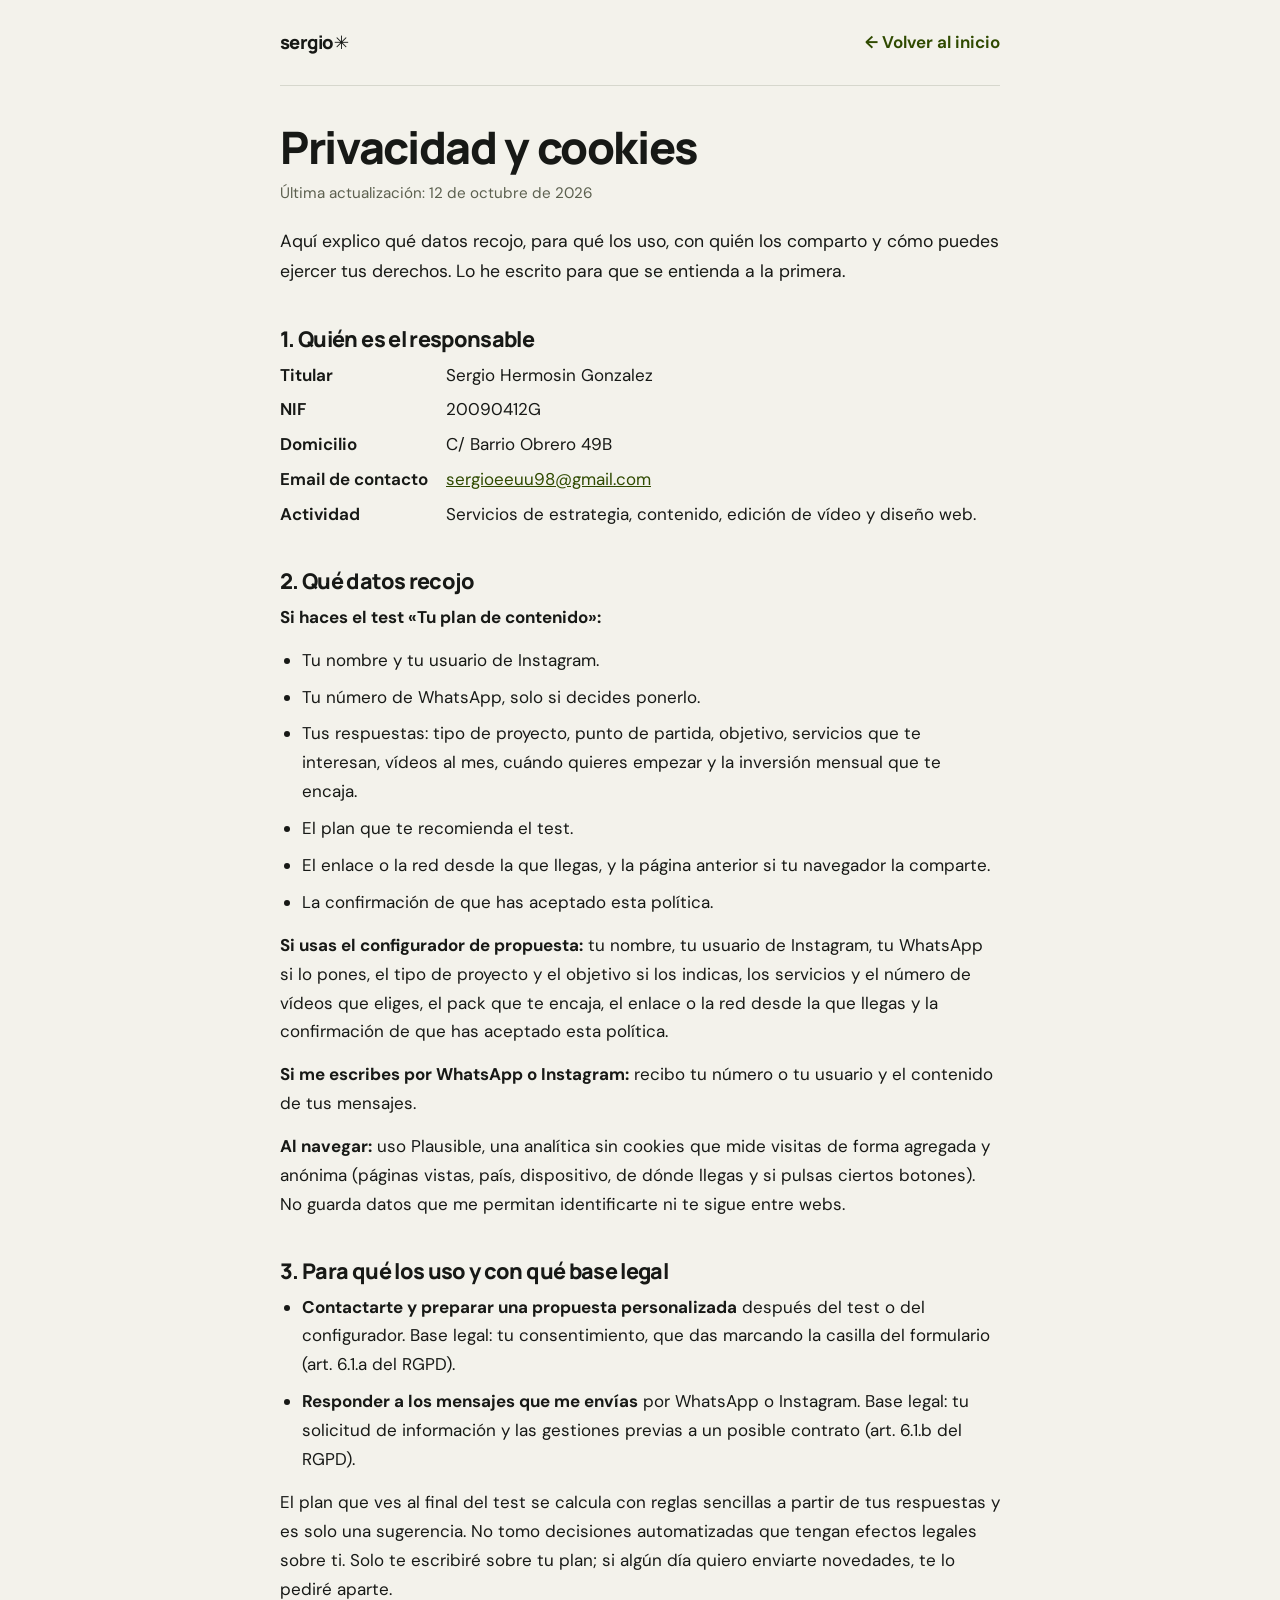
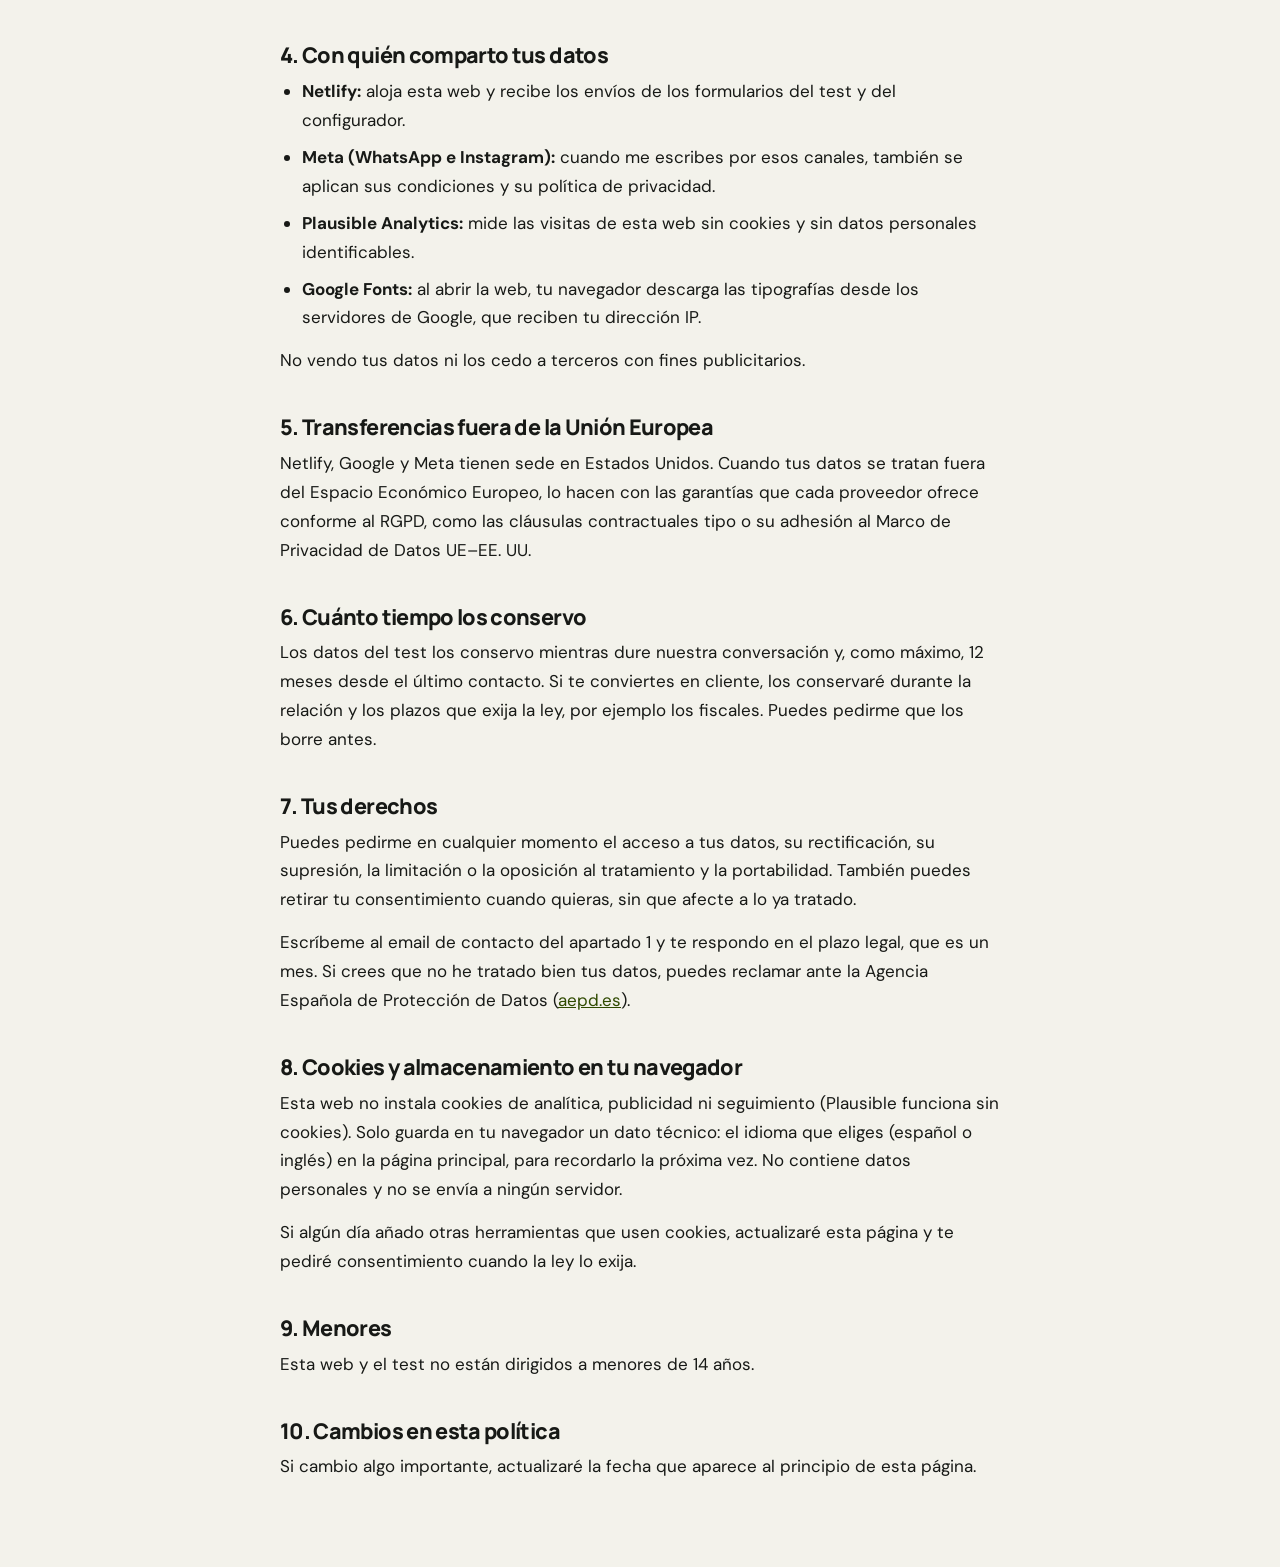
<file: privacidad.html>
<!doctype html>
<!--
  Datos del titular completados el 12 de octubre de 2026.
  Pendiente: revisar el apartado 6 (plazo de conservación: 12 meses) y pasar el texto por la gestoría.
  La línea <meta name="robots" content="noindex"> es opcional: una página legal no necesita aparecer en Google.
-->
<html lang="es">
<head>
<meta charset="utf-8">
<meta name="viewport" content="width=device-width, initial-scale=1">
<meta name="robots" content="noindex">
<title>Privacidad y cookies — Sergio</title>
<meta property="og:title" content="Privacidad y cookies — Sergio">
<meta property="og:description" content="Qué datos recojo, para qué los uso, con quién los comparto y cómo puedes ejercer tus derechos.">
<meta property="og:type" content="website">
<link rel="canonical" href="https://sergiocreator.com/privacidad">
<meta property="og:url" content="https://sergiocreator.com/privacidad">
<meta property="og:image" content="https://sergiocreator.com/assets/og-image.png">
<meta property="og:image:width" content="1200">
<meta property="og:image:height" content="630">
<meta property="og:locale" content="es_ES">
<meta property="og:site_name" content="Sergio">
<meta name="twitter:card" content="summary_large_image">
<meta name="twitter:image" content="https://sergiocreator.com/assets/og-image.png">

<meta name="description" content="Qué datos recojo, para qué los uso, con quién los comparto y cómo puedes ejercer tus derechos.">
<link rel="icon" type="image/svg+xml" href="assets/favicon.svg">
<link rel="preconnect" href="https://fonts.googleapis.com">
<link rel="preconnect" href="https://fonts.gstatic.com" crossorigin>
<link rel="stylesheet" href="https://fonts.googleapis.com/css2?family=DM+Sans:wght@400;500;650&family=Manrope:wght@700;800&display=swap">
<style>
:root{
  --paper:#f3f2eb;--ink:#171916;--mu:#5c604f;--lime:#d5f578;--line:#d6d7cd;
  --mark-bg:#ffe566;--mark-ink:#3d3000;--link:#2f4a00;
  color-scheme:light;
}
@media (prefers-color-scheme:dark){
  :root{--paper:#171916;--ink:#f3f2eb;--mu:#a7ab9c;--line:#33372f;--mark-bg:#ffe566;--mark-ink:#3d3000;--link:#d5f578;color-scheme:dark}
}
*{box-sizing:border-box}
body{margin:0;background:var(--paper);color:var(--ink);font:400 17px/1.7 "DM Sans",system-ui,-apple-system,"Segoe UI",Roboto,sans-serif;-webkit-font-smoothing:antialiased;padding-inline:20px}
.wrap{max-width:720px;margin:0 auto;padding-block:28px 72px}
.top{display:flex;justify-content:space-between;align-items:center;gap:12px;padding-bottom:28px;border-bottom:1px solid var(--line);margin-bottom:36px}
.wordmark{font:800 1.15rem/1 "Manrope",system-ui,sans-serif;letter-spacing:-.03em;color:var(--ink);text-decoration:none}
.back{color:var(--link);font-weight:650;text-decoration:none}
.back:hover,.back:focus-visible{text-decoration:underline}
h1,h2{font-family:"Manrope",system-ui,sans-serif;letter-spacing:-.03em;line-height:1.1;margin:0;text-wrap:balance}
h1{font-size:clamp(2rem,6vw,2.8rem);font-weight:800}
h2{font-size:1.35rem;font-weight:800;margin-top:40px;margin-bottom:10px}
p{margin:0 0 14px;max-width:68ch}
.upd{color:var(--mu);font-size:.95rem;margin-top:10px}
.lead{margin-top:20px;font-size:1.1rem}
ul{margin:0 0 14px;padding-left:22px;max-width:68ch}
li{margin-bottom:8px}
dl{margin:0 0 14px;display:grid;grid-template-columns:max-content 1fr;gap:6px 18px;max-width:68ch}
dt{font-weight:650}
dd{margin:0}
a{color:var(--link)}
mark.completar{background:var(--mark-bg);color:var(--mark-ink);padding:1px 6px;border-radius:5px;font-weight:650}
.box{border:1px solid var(--line);border-radius:14px;padding:16px 18px;margin:0 0 14px;max-width:68ch}
:focus-visible{outline:3px solid var(--ink);outline-offset:3px}
@media (max-width:520px){dl{grid-template-columns:1fr;gap:2px}dt{margin-top:8px}}
</style>
<script defer data-domain="sergiocreator.com" src="https://plausible.io/js/script.js"></script>
<script>window.plausible=window.plausible||function(){(window.plausible.q=window.plausible.q||[]).push(arguments)}</script>
</head>
<body>
<div class="wrap">
  <div class="top">
    <a class="wordmark" href="index.html" aria-label="Sergio, inicio">sergio✳</a>
    <a class="back" href="index.html">← Volver al inicio</a>
  </div>

  <main>
    <h1>Privacidad y cookies</h1>
    <p class="upd">Última actualización: 12 de octubre de 2026</p>
    <p class="lead">Aquí explico qué datos recojo, para qué los uso, con quién los comparto y cómo puedes ejercer tus derechos. Lo he escrito para que se entienda a la primera.</p>

    <h2>1. Quién es el responsable</h2>
    <dl>
      <dt>Titular</dt><dd>Sergio Hermosin Gonzalez</dd>
      <dt>NIF</dt><dd>20090412G</dd>
      <dt>Domicilio</dt><dd>C/ Barrio Obrero 49B</dd>
      <dt>Email de contacto</dt><dd><a href="mailto:sergioeeuu98@gmail.com">sergioeeuu98@gmail.com</a></dd>
      <dt>Actividad</dt><dd>Servicios de estrategia, contenido, edición de vídeo y diseño web.</dd>
    </dl>

    <h2>2. Qué datos recojo</h2>
    <p><strong>Si haces el test «Tu plan de contenido»:</strong></p>
    <ul>
      <li>Tu nombre y tu usuario de Instagram.</li>
      <li>Tu número de WhatsApp, solo si decides ponerlo.</li>
      <li>Tus respuestas: tipo de proyecto, punto de partida, objetivo, servicios que te interesan, vídeos al mes, cuándo quieres empezar y la inversión mensual que te encaja.</li>
      <li>El plan que te recomienda el test.</li>
      <li>El enlace o la red desde la que llegas, y la página anterior si tu navegador la comparte.</li>
      <li>La confirmación de que has aceptado esta política.</li>
    </ul>
    <p><strong>Si usas el configurador de propuesta:</strong> tu nombre, tu usuario de Instagram, tu WhatsApp si lo pones, el tipo de proyecto y el objetivo si los indicas, los servicios y el número de vídeos que eliges, el pack que te encaja, el enlace o la red desde la que llegas y la confirmación de que has aceptado esta política.</p>
    <p><strong>Si me escribes por WhatsApp o Instagram:</strong> recibo tu número o tu usuario y el contenido de tus mensajes.</p>
    <p><strong>Al navegar:</strong> uso Plausible, una analítica sin cookies que mide visitas de forma agregada y anónima (páginas vistas, país, dispositivo, de dónde llegas y si pulsas ciertos botones). No guarda datos que me permitan identificarte ni te sigue entre webs.</p>

    <h2>3. Para qué los uso y con qué base legal</h2>
    <ul>
      <li><strong>Contactarte y preparar una propuesta personalizada</strong> después del test o del configurador. Base legal: tu consentimiento, que das marcando la casilla del formulario (art. 6.1.a del RGPD).</li>
      <li><strong>Responder a los mensajes que me envías</strong> por WhatsApp o Instagram. Base legal: tu solicitud de información y las gestiones previas a un posible contrato (art. 6.1.b del RGPD).</li>
    </ul>
    <p>El plan que ves al final del test se calcula con reglas sencillas a partir de tus respuestas y es solo una sugerencia. No tomo decisiones automatizadas que tengan efectos legales sobre ti. Solo te escribiré sobre tu plan; si algún día quiero enviarte novedades, te lo pediré aparte.</p>

    <h2>4. Con quién comparto tus datos</h2>
    <ul>
      <li><strong>Netlify:</strong> aloja esta web y recibe los envíos de los formularios del test y del configurador.</li>
      <li><strong>Meta (WhatsApp e Instagram):</strong> cuando me escribes por esos canales, también se aplican sus condiciones y su política de privacidad.</li>
      <li><strong>Plausible Analytics:</strong> mide las visitas de esta web sin cookies y sin datos personales identificables.</li>
      <li><strong>Google Fonts:</strong> al abrir la web, tu navegador descarga las tipografías desde los servidores de Google, que reciben tu dirección IP.</li>
    </ul>
    <p>No vendo tus datos ni los cedo a terceros con fines publicitarios.</p>

    <h2>5. Transferencias fuera de la Unión Europea</h2>
    <p>Netlify, Google y Meta tienen sede en Estados Unidos. Cuando tus datos se tratan fuera del Espacio Económico Europeo, lo hacen con las garantías que cada proveedor ofrece conforme al RGPD, como las cláusulas contractuales tipo o su adhesión al Marco de Privacidad de Datos UE–EE. UU.</p>

    <h2>6. Cuánto tiempo los conservo</h2>
    <p>Los datos del test los conservo mientras dure nuestra conversación y, como máximo, 12 meses desde el último contacto. Si te conviertes en cliente, los conservaré durante la relación y los plazos que exija la ley, por ejemplo los fiscales. Puedes pedirme que los borre antes.</p>

    <h2>7. Tus derechos</h2>
    <p>Puedes pedirme en cualquier momento el acceso a tus datos, su rectificación, su supresión, la limitación o la oposición al tratamiento y la portabilidad. También puedes retirar tu consentimiento cuando quieras, sin que afecte a lo ya tratado.</p>
    <p>Escríbeme al email de contacto del apartado 1 y te respondo en el plazo legal, que es un mes. Si crees que no he tratado bien tus datos, puedes reclamar ante la Agencia Española de Protección de Datos (<a href="https://www.aepd.es" target="_blank" rel="noopener noreferrer">aepd.es</a>).</p>

    <h2>8. Cookies y almacenamiento en tu navegador</h2>
    <p>Esta web no instala cookies de analítica, publicidad ni seguimiento (Plausible funciona sin cookies). Solo guarda en tu navegador un dato técnico: el idioma que eliges (español o inglés) en la página principal, para recordarlo la próxima vez. No contiene datos personales y no se envía a ningún servidor.</p>
    <p>Si algún día añado otras herramientas que usen cookies, actualizaré esta página y te pediré consentimiento cuando la ley lo exija.</p>

    <h2>9. Menores</h2>
    <p>Esta web y el test no están dirigidos a menores de 14 años.</p>

    <h2>10. Cambios en esta política</h2>
    <p>Si cambio algo importante, actualizaré la fecha que aparece al principio de esta página.</p>
  </main>
</div>
</body>
</html>
</file>
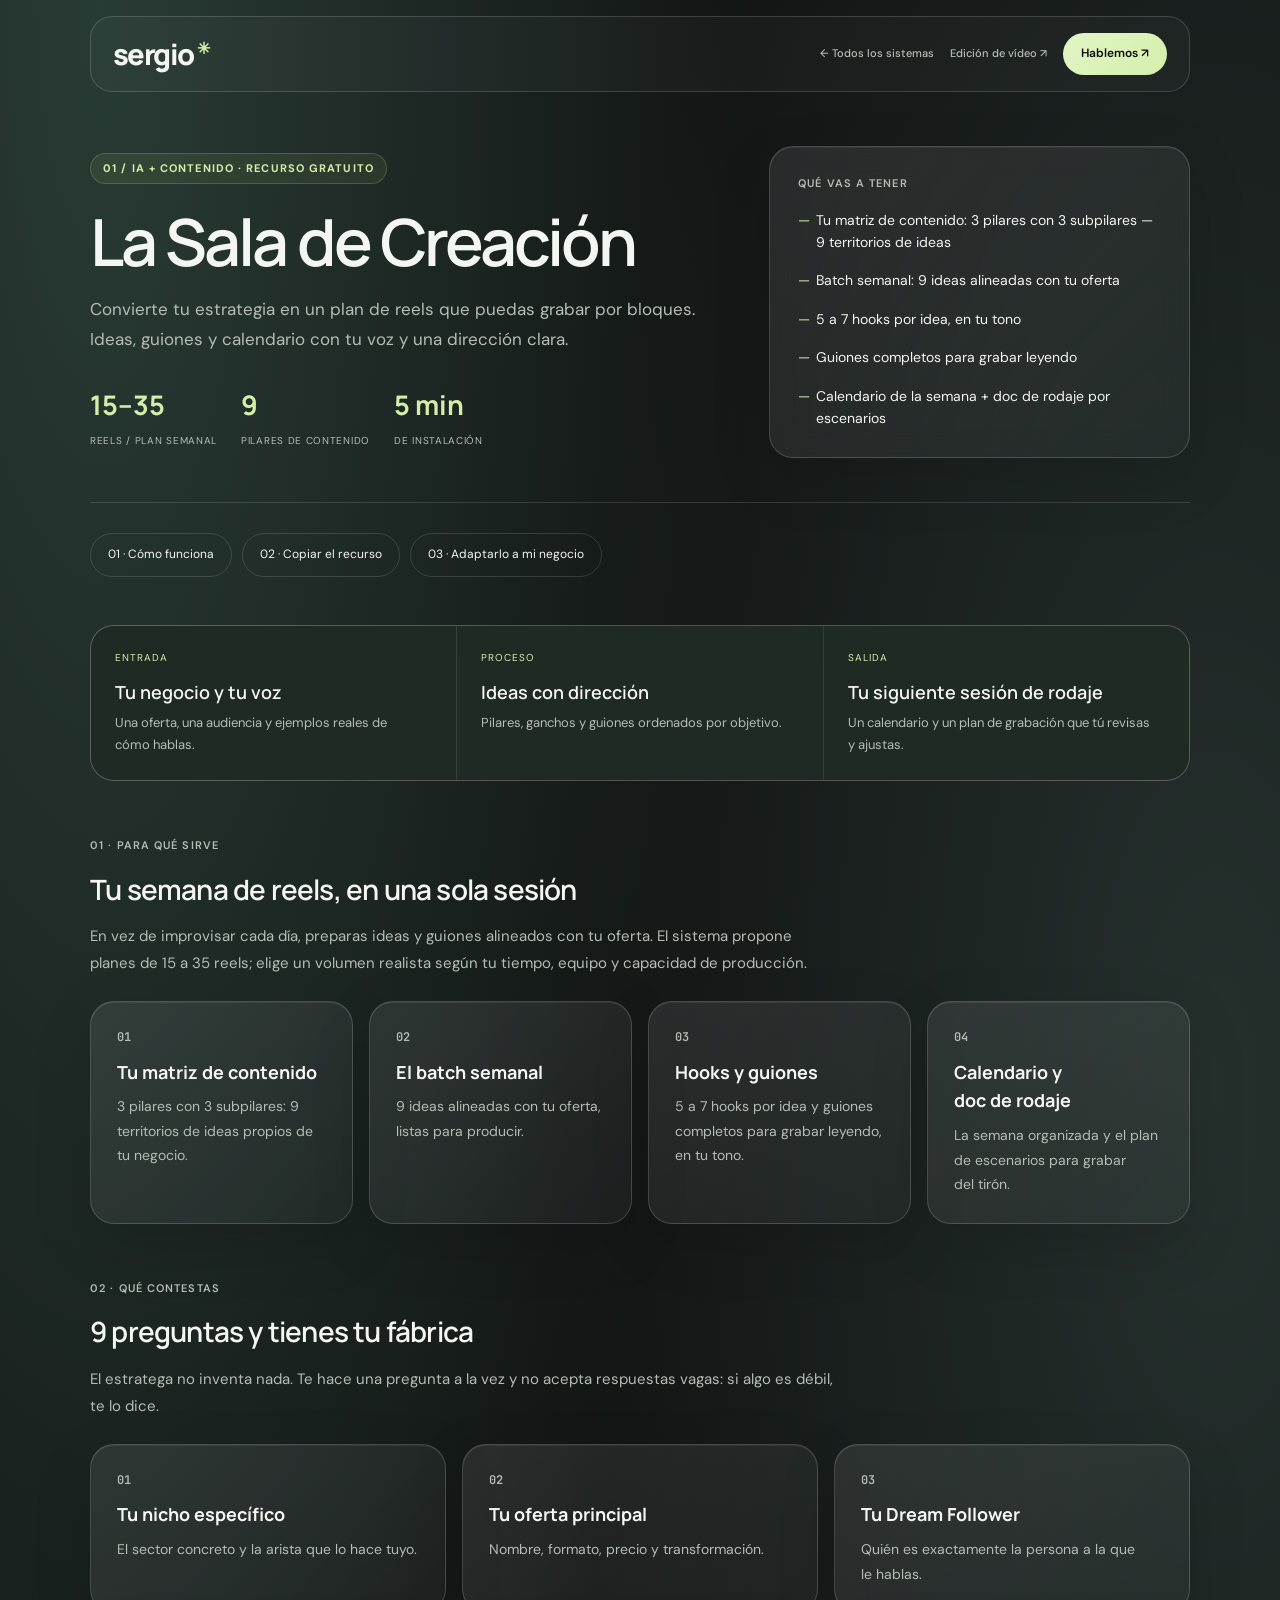
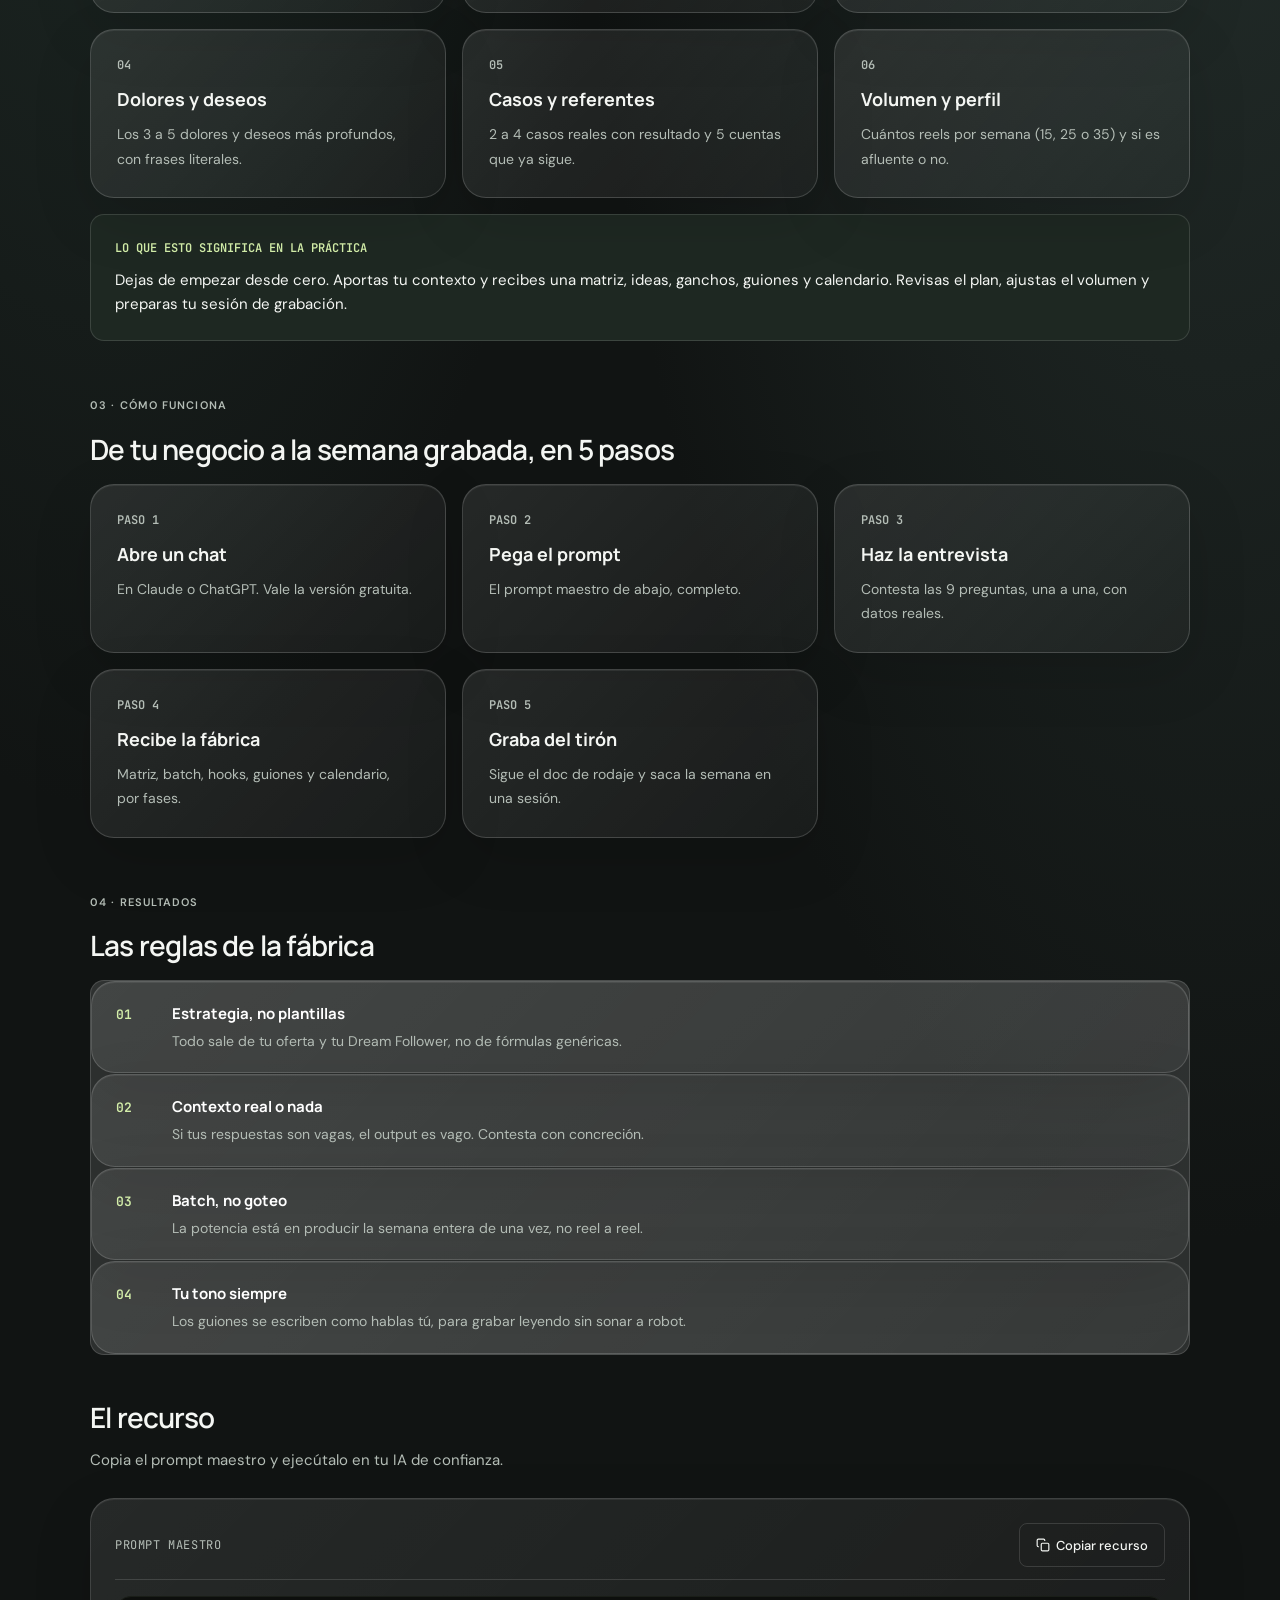
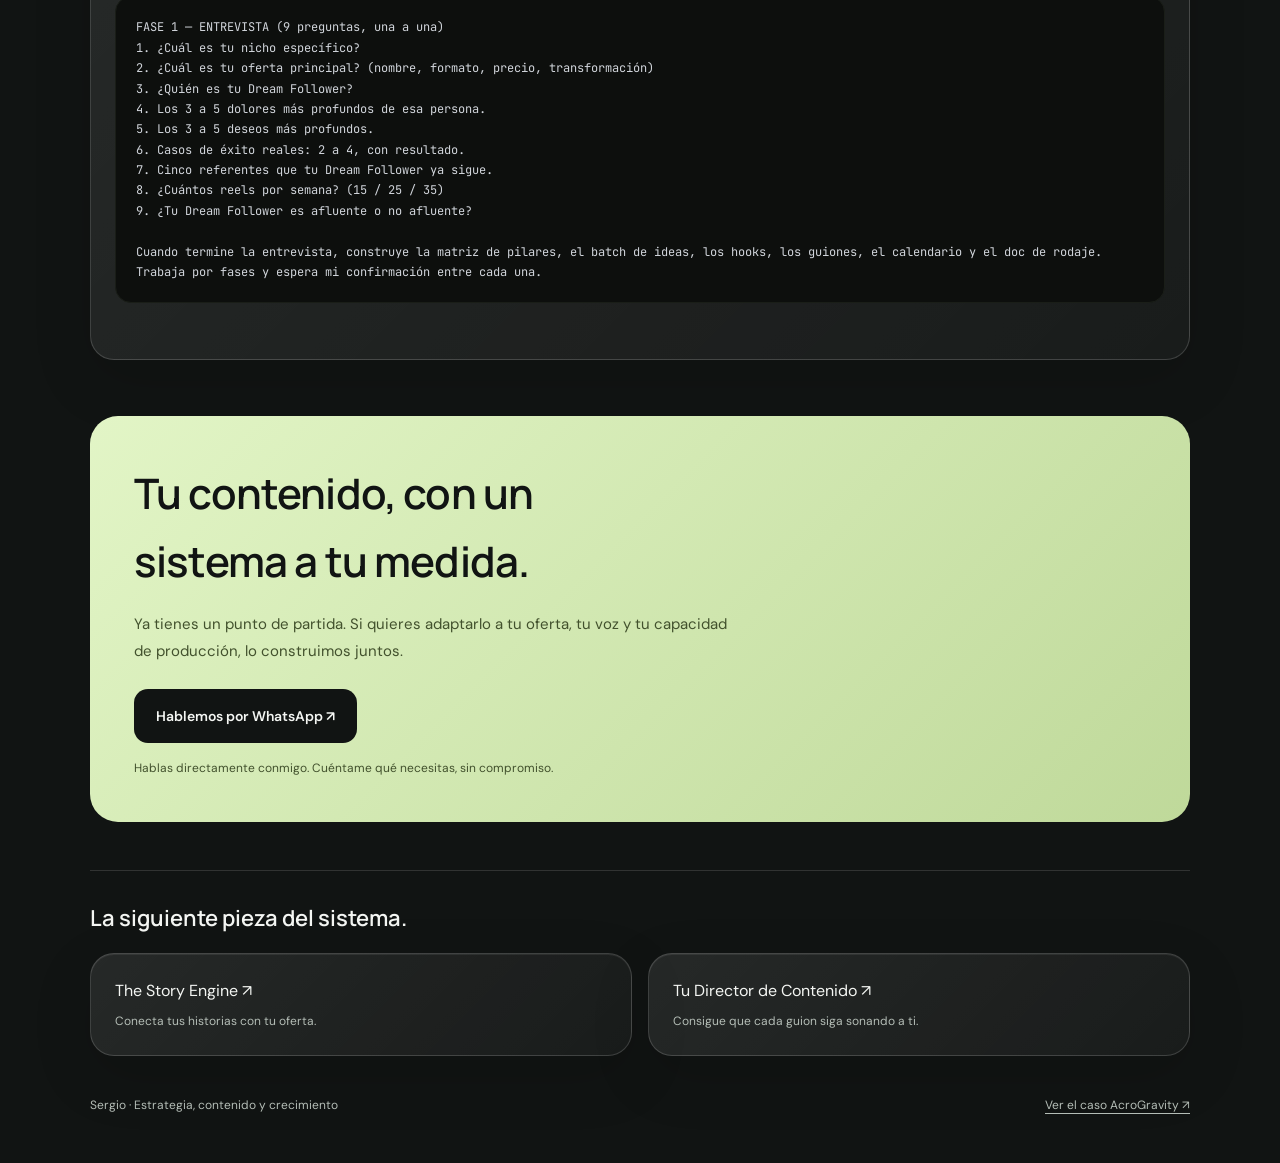
<file: sala-creacion.html>
<!DOCTYPE html>
<html lang="es">
<head>
  <meta charset="UTF-8">
  <meta name="viewport" content="width=device-width, initial-scale=1.0">
  <meta name="description" content="Recurso gratuito de Sergio: un sistema de IA que convierte una estrategia clara en 15 a 35 reels pensados para grabarse en una sola sesión.">
  <meta name="theme-color" content="#171916">
  <title>La Sala de Creación — Sistema de IA / Sergio</title>
  <link rel="canonical" href="https://sergiocreator.com/sala-creacion.html">
  <meta property="og:title" content="La Sala de Creación — Recurso gratuito de Sergio">
  <meta property="og:description" content="Convierte una estrategia clara en 15 a 35 reels para grabar en una sola sesión. Sistema de IA listo para usar.">
  <meta property="og:type" content="website">
  <meta property="og:url" content="https://sergiocreator.com/sala-creacion.html">
  <meta property="og:image" content="https://sergiocreator.com/assets/og/og-sala-creacion.jpg">
  <meta property="og:image:type" content="image/jpeg">
  <meta property="og:image:width" content="1200">
  <meta property="og:image:height" content="630">
  <meta property="og:image:alt" content="La Sala de Creación, recurso gratuito de IA de Sergio">
  <meta property="og:locale" content="es_ES">
  <meta property="og:site_name" content="Sergio">
  <meta name="twitter:card" content="summary_large_image">
  <meta name="twitter:image" content="https://sergiocreator.com/assets/og/og-sala-creacion.jpg">
  <link rel="icon" type="image/svg+xml" href="assets/favicon.svg">
  <link rel="preconnect" href="https://fonts.googleapis.com">
  <link rel="preconnect" href="https://fonts.gstatic.com" crossorigin>
  <link href="https://fonts.googleapis.com/css2?family=DM+Sans:wght@400;450;500;550;600;650;700&family=Manrope:wght@400;500;600;650;700;750;800&family=JetBrains+Mono:wght@400;500&display=swap" rel="stylesheet">
  <style>
    :root {
      --bg-color: #0b0c0a;
      --surface-color: #141613;
      --surface-border: #222620;
      --text-main: #f0f2ed;
      --text-muted: #949a91;
      --accent-lime: #c8ff53;
      --accent-hover: #b4ea40;
    }

    *, *::before, *::after {
      box-sizing: border-box;
      margin: 0;
      padding: 0;
    }

    body {
      font-family: 'DM Sans', -apple-system, BlinkMacSystemFont, sans-serif;
      background-color: var(--bg-color);
      color: var(--text-main);
      line-height: 1.6;
      padding: 40px 20px 80px 20px;
      -webkit-font-smoothing: antialiased;
    }

    .container {
      max-width: 900px;
      margin: 0 auto;
    }

    /* Top navigation / Back link */
    .top-nav {
      margin-bottom: 36px;
    }

    .back-link {
      display: inline-flex;
      align-items: center;
      gap: 8px;
      color: var(--text-muted);
      text-decoration: none;
      font-size: 13px;
      font-weight: 500;
      letter-spacing: 0.05em;
      text-transform: uppercase;
      transition: color 0.2s ease;
    }

    .back-link:hover {
      color: var(--text-main);
    }

    /* Header Section */
    .resource-header {
      display: grid;
      grid-template-columns: 1fr 340px;
      gap: 32px;
      align-items: start;
      margin-bottom: 56px;
      padding-bottom: 40px;
      border-bottom: 1px solid var(--surface-border);
    }

    @media (max-width: 768px) {
      .resource-header {
        grid-template-columns: 1fr;
      }
    }

    .badge-ai {
      display: inline-block;
      background: rgba(200, 255, 83, 0.1);
      color: var(--accent-lime);
      font-size: 11px;
      font-weight: 700;
      letter-spacing: 0.1em;
      text-transform: uppercase;
      padding: 4px 10px;
      border-radius: 4px;
      margin-bottom: 16px;
    }

    h1 {
      font-family: 'Manrope', sans-serif;
      font-size: clamp(32px, 5vw, 44px);
      font-weight: 800;
      letter-spacing: -0.03em;
      line-height: 1.1;
      margin-bottom: 16px;
      color: #ffffff;
    }

    .header-desc {
      color: var(--text-muted);
      font-size: 17px;
      line-height: 1.5;
    }

    .metrics-row {
      display: flex;
      gap: 24px;
      margin-top: 28px;
    }

    .metric-item strong {
      display: block;
      font-family: 'Manrope', sans-serif;
      font-size: 22px;
      font-weight: 700;
      color: var(--text-main);
    }

    .metric-item span {
      font-size: 12px;
      color: var(--text-muted);
      text-transform: uppercase;
      letter-spacing: 0.05em;
    }

    /* Summary Card (Right column) */
    .summary-card {
      background: var(--surface-color);
      border: 1px solid var(--surface-border);
      border-radius: 16px;
      padding: 24px;
    }

    .summary-title {
      font-size: 11px;
      text-transform: uppercase;
      letter-spacing: 0.1em;
      color: var(--text-muted);
      margin-bottom: 16px;
      font-weight: 600;
    }

    .summary-list {
      list-style: none;
      display: flex;
      flex-direction: column;
      gap: 12px;
    }

    .summary-list li {
      font-size: 14px;
      color: var(--text-main);
      padding-left: 18px;
      position: relative;
    }

    .summary-list li::before {
      content: "—";
      position: absolute;
      left: 0;
      color: var(--accent-lime);
    }

    /* Sections / Content blocks */
    .section-block {
      margin-bottom: 56px;
    }

    .section-tag {
      font-size: 11px;
      text-transform: uppercase;
      letter-spacing: 0.1em;
      color: var(--text-muted);
      margin-bottom: 12px;
      font-weight: 600;
    }

    .section-title {
      font-family: 'Manrope', sans-serif;
      font-size: 24px;
      font-weight: 700;
      letter-spacing: -0.02em;
      margin-bottom: 12px;
      color: #ffffff;
    }

    .section-subtitle {
      color: var(--text-muted);
      font-size: 15px;
      margin-bottom: 24px;
    }

    /* Grid cards */
    .cards-grid {
      display: grid;
      grid-template-columns: repeat(auto-fit, minmax(260px, 1fr));
      gap: 16px;
    }

    .card {
      background: var(--surface-color);
      border: 1px solid var(--surface-border);
      border-radius: 14px;
      padding: 24px;
      position: relative;
      transition: border-color 0.2s ease;
    }

    .card:hover {
      border-color: rgba(200, 255, 83, 0.3);
    }

    .card-number {
      font-size: 12px;
      font-weight: 600;
      color: var(--text-muted);
      margin-bottom: 10px;
      display: block;
      font-family: 'JetBrains Mono', monospace;
    }

    .card h3 {
      font-family: 'Manrope', sans-serif;
      font-size: 16px;
      font-weight: 700;
      margin-bottom: 8px;
      color: #ffffff;
    }

    .card p {
      font-size: 14px;
      color: var(--text-muted);
      line-height: 1.5;
    }

    /* Highlight banner box */
    .highlight-box {
      background: var(--surface-color);
      border: 1px solid var(--surface-border);
      border-radius: 14px;
      padding: 24px;
      margin-top: 16px;
    }

    .highlight-box .card-number {
      color: var(--accent-lime);
    }

    .highlight-box p {
      color: var(--text-main);
      font-size: 15px;
    }

    /* Rules list styled */
    .rules-list {
      display: flex;
      flex-direction: column;
      gap: 1px;
      background: var(--surface-border);
      border-radius: 14px;
      overflow: hidden;
      border: 1px solid var(--surface-border);
    }

    .rule-item {
      background: var(--surface-color);
      padding: 20px 24px;
      display: grid;
      grid-template-columns: 40px 1fr;
      gap: 16px;
      align-items: baseline;
    }

    .rule-num {
      font-family: 'JetBrains Mono', monospace;
      font-size: 13px;
      color: var(--accent-lime);
      font-weight: 600;
    }

    .rule-content h4 {
      font-family: 'Manrope', sans-serif;
      font-size: 15px;
      font-weight: 700;
      color: #ffffff;
      margin-bottom: 4px;
    }

    .rule-content p {
      font-size: 14px;
      color: var(--text-muted);
    }

    /* Resource Box / Code */
    .resource-container {
      background: var(--surface-color);
      border: 1px solid var(--surface-border);
      border-radius: 16px;
      padding: 24px;
    }

    .resource-top-bar {
      display: flex;
      justify-content: space-between;
      align-items: center;
      margin-bottom: 16px;
      padding-bottom: 12px;
      border-bottom: 1px solid var(--surface-border);
    }

    .resource-label {
      font-family: 'JetBrains Mono', monospace;
      font-size: 12px;
      color: var(--text-muted);
      text-transform: uppercase;
      letter-spacing: 0.05em;
    }

    .copy-button {
      background: transparent;
      border: 1px solid var(--surface-border);
      color: var(--text-main);
      padding: 8px 16px;
      border-radius: 8px;
      font-size: 13px;
      font-weight: 500;
      cursor: pointer;
      display: inline-flex;
      align-items: center;
      gap: 6px;
      transition: all 0.2s ease;
    }

    .copy-button:hover {
      background: var(--surface-border);
      border-color: var(--text-muted);
    }

    .code-box {
      font-family: 'JetBrains Mono', monospace;
      font-size: 13px;
      color: #d1d5db;
      background: #0d0f0d;
      padding: 20px;
      border-radius: 10px;
      overflow-x: auto;
      line-height: 1.7;
      white-space: pre-wrap;
      border: 1px solid #1a1e18;
    }

    /* CTA Banner */
    .cta-banner {
      background: linear-gradient(135deg, #141613 0%, #1a1e18 100%);
      border: 1px solid var(--surface-border);
      border-radius: 20px;
      padding: 48px 32px;
      text-align: center;
      position: relative;
      overflow: hidden;
      margin-top: 64px;
    }

    .cta-banner h2 {
      font-family: 'Manrope', sans-serif;
      font-size: clamp(24px, 4vw, 34px);
      font-weight: 800;
      color: #ffffff;
      margin-bottom: 12px;
      letter-spacing: -0.02em;
    }

    .cta-banner p {
      color: var(--text-muted);
      font-size: 15px;
      max-width: 500px;
      margin: 0 auto 28px auto;
    }

    .button-lime {
      display: inline-flex;
      align-items: center;
      gap: 8px;
      background-color: var(--accent-lime);
      color: #0b0c0a;
      font-weight: 600;
      padding: 14px 24px;
      border-radius: 99px;
      text-decoration: none;
      font-size: 14px;
      transition: background-color 0.2s ease;
    }

    .button-lime:hover {
      background-color: var(--accent-hover);
    }
  </style>
  <link rel="stylesheet" href="assets/resources.css">
  <link rel="stylesheet" href="assets/premium.css?v=20261002">
  <script src="assets/resources.js" defer></script>
</head>
<body class="premium-resource">

  <a class="resource-skip" href="#contenido">Saltar al contenido</a>
  <main class="container" id="contenido">
    <nav class="top-nav" aria-label="Navegación principal">
      <a class="resource-wordmark" href="index.html" aria-label="Sergio, inicio">sergio<span aria-hidden="true">✳</span></a>
      <div class="resource-nav-links"><a href="index.html#sistemas" class="back-link">← Todos los sistemas</a><a href="videos.html" class="back-link">Edición de vídeo ↗</a><a href="#acompanamiento" class="button-lime">Hablemos ↗</a></div>
    </nav>

    <!-- HEADER -->
    <header class="resource-header">
      <div>
        <span class="badge-ai">01 / IA + CONTENIDO · Recurso gratuito</span>
        <h1>La Sala de Creación</h1>
        <p class="header-desc">Convierte tu estrategia en un plan de reels que puedas grabar por bloques. Ideas, guiones y calendario con tu voz y una dirección clara.</p>
        
        <div class="metrics-row">
          <div class="metric-item">
            <strong>15–35</strong>
            <span>Reels / plan semanal</span>
          </div>
          <div class="metric-item">
            <strong>9</strong>
            <span>Pilares de contenido</span>
          </div>
          <div class="metric-item">
            <strong>5 min</strong>
            <span>De instalación</span>
          </div>
        </div>
      </div>

      <div class="summary-card">
        <div class="summary-title">Qué vas a tener</div>
        <ul class="summary-list">
          <li>Tu matriz de contenido: 3 pilares con 3 subpilares — 9 territorios de ideas</li>
          <li>Batch semanal: 9 ideas alineadas con tu oferta</li>
          <li>5 a 7 hooks por idea, en tu tono</li>
          <li>Guiones completos para grabar leyendo</li>
          <li>Calendario de la semana + doc de rodaje por escenarios</li>
        </ul>
      </div>
    </header>
    <nav class="resource-jumps" aria-label="Explorar este recurso"><a href="#guia">01 · Cómo funciona</a><a href="#recurso">02 · Copiar el recurso</a><a href="#acompanamiento">03 · Adaptarlo a mi negocio</a></nav>
    <div class="resource-flow" aria-label="Del contexto al plan de contenido"><div><small>ENTRADA</small><strong>Tu negocio y tu voz</strong><p>Una oferta, una audiencia y ejemplos reales de cómo hablas.</p></div><div><small>PROCESO</small><strong>Ideas con dirección</strong><p>Pilares, ganchos y guiones ordenados por objetivo.</p></div><div><small>SALIDA</small><strong>Tu siguiente sesión de rodaje</strong><p>Un calendario y un plan de grabación que tú revisas y ajustas.</p></div></div>

    <!-- SECCIÓN 01 -->
    <section class="section-block" id="guia">
      <div class="section-tag">01 · Para qué sirve</div>
      <h2 class="section-title">Tu semana de reels, en una sola sesión</h2>
      <p class="section-subtitle">En vez de improvisar cada día, preparas ideas y guiones alineados con tu oferta. El sistema propone planes de 15 a 35 reels; elige un volumen realista según tu tiempo, equipo y capacidad de producción.</p>
      
      <div class="cards-grid">
        <div class="card">
          <span class="card-number">01</span>
          <h3>Tu matriz de contenido</h3>
          <p>3 pilares con 3 subpilares: 9 territorios de ideas propios de tu negocio.</p>
        </div>
        <div class="card">
          <span class="card-number">02</span>
          <h3>El batch semanal</h3>
          <p>9 ideas alineadas con tu oferta, listas para producir.</p>
        </div>
        <div class="card">
          <span class="card-number">03</span>
          <h3>Hooks y guiones</h3>
          <p>5 a 7 hooks por idea y guiones completos para grabar leyendo, en tu tono.</p>
        </div>
        <div class="card">
          <span class="card-number">04</span>
          <h3>Calendario y doc de rodaje</h3>
          <p>La semana organizada y el plan de escenarios para grabar del tirón.</p>
        </div>
      </div>
    </section>

    <!-- SECCIÓN 02 -->
    <section class="section-block">
      <div class="section-tag">02 · Qué contestas</div>
      <h2 class="section-title">9 preguntas y tienes tu fábrica</h2>
      <p class="section-subtitle">El estratega no inventa nada. Te hace una pregunta a la vez y no acepta respuestas vagas: si algo es débil, te lo dice.</p>
      
      <div class="cards-grid">
        <div class="card"><span class="card-number">01</span><h3>Tu nicho específico</h3><p>El sector concreto y la arista que lo hace tuyo.</p></div>
        <div class="card"><span class="card-number">02</span><h3>Tu oferta principal</h3><p>Nombre, formato, precio y transformación.</p></div>
        <div class="card"><span class="card-number">03</span><h3>Tu Dream Follower</h3><p>Quién es exactamente la persona a la que le hablas.</p></div>
        <div class="card"><span class="card-number">04</span><h3>Dolores y deseos</h3><p>Los 3 a 5 dolores y deseos más profundos, con frases literales.</p></div>
        <div class="card"><span class="card-number">05</span><h3>Casos y referentes</h3><p>2 a 4 casos reales con resultado y 5 cuentas que ya sigue.</p></div>
        <div class="card"><span class="card-number">06</span><h3>Volumen y perfil</h3><p>Cuántos reels por semana (15, 25 o 35) y si es afluente o no.</p></div>
      </div>

      <div class="highlight-box">
        <span class="card-number">LO QUE ESTO SIGNIFICA EN LA PRÁCTICA</span>
        <p>Dejas de empezar desde cero. Aportas tu contexto y recibes una matriz, ideas, ganchos, guiones y calendario. Revisas el plan, ajustas el volumen y preparas tu sesión de grabación.</p>
      </div>
    </section>

    <!-- SECCIÓN 03 -->
    <section class="section-block">
      <div class="section-tag">03 · Cómo funciona</div>
      <h2 class="section-title">De tu negocio a la semana grabada, en 5 pasos</h2>
      
      <div class="cards-grid">
        <div class="card"><span class="card-number">PASO 1</span><h3>Abre un chat</h3><p>En Claude o ChatGPT. Vale la versión gratuita.</p></div>
        <div class="card"><span class="card-number">PASO 2</span><h3>Pega el prompt</h3><p>El prompt maestro de abajo, completo.</p></div>
        <div class="card"><span class="card-number">PASO 3</span><h3>Haz la entrevista</h3><p>Contesta las 9 preguntas, una a una, con datos reales.</p></div>
        <div class="card"><span class="card-number">PASO 4</span><h3>Recibe la fábrica</h3><p>Matriz, batch, hooks, guiones y calendario, por fases.</p></div>
        <div class="card"><span class="card-number">PASO 5</span><h3>Graba del tirón</h3><p>Sigue el doc de rodaje y saca la semana en una sesión.</p></div>
      </div>
    </section>

    <!-- SECCIÓN 04: REGLAS Y RECURSO -->
    <section class="section-block">
      <div class="section-tag">04 · Resultados</div>
      <h2 class="section-title">Las reglas de la fábrica</h2>
      
      <div class="rules-list" style="margin-bottom: 40px;">
        <div class="rule-item">
          <span class="rule-num">01</span>
          <div class="rule-content">
            <h4>Estrategia, no plantillas</h4>
            <p>Todo sale de tu oferta y tu Dream Follower, no de fórmulas genéricas.</p>
          </div>
        </div>
        <div class="rule-item">
          <span class="rule-num">02</span>
          <div class="rule-content">
            <h4>Contexto real o nada</h4>
            <p>Si tus respuestas son vagas, el output es vago. Contesta con concreción.</p>
          </div>
        </div>
        <div class="rule-item">
          <span class="rule-num">03</span>
          <div class="rule-content">
            <h4>Batch, no goteo</h4>
            <p>La potencia está en producir la semana entera de una vez, no reel a reel.</p>
          </div>
        </div>
        <div class="rule-item">
          <span class="rule-num">04</span>
          <div class="rule-content">
            <h4>Tu tono siempre</h4>
            <p>Los guiones se escriben como hablas tú, para grabar leyendo sin sonar a robot.</p>
          </div>
        </div>
      </div>

      <h2 class="section-title" style="margin-bottom: 8px;">El recurso</h2>
      <p class="section-subtitle">Copia el prompt maestro y ejecútalo en tu IA de confianza.</p>

      <div class="resource-container" id="recurso">
        <div class="resource-top-bar">
          <span class="resource-label">prompt maestro</span>
          <button class="copy-button" id="copyBtn" type="button" data-copy="promptText">
            <svg width="14" height="14" viewBox="0 0 24 24" fill="none" stroke="currentColor" stroke-width="2"><rect x="9" y="9" width="13" height="13" rx="2" ry="2"></rect><path d="M5 15H4a2 2 0 0 1-2-2V4a2 2 0 0 1 2-2h9a2 2 0 0 1 2 2v1"></path></svg>
            Copiar recurso
          </button>
        </div>
        <pre class="code-box" id="promptText" tabindex="0">FASE 1 — ENTREVISTA (9 preguntas, una a una)
1. ¿Cuál es tu nicho específico?
2. ¿Cuál es tu oferta principal? (nombre, formato, precio, transformación)
3. ¿Quién es tu Dream Follower?
4. Los 3 a 5 dolores más profundos de esa persona.
5. Los 3 a 5 deseos más profundos.
6. Casos de éxito reales: 2 a 4, con resultado.
7. Cinco referentes que tu Dream Follower ya sigue.
8. ¿Cuántos reels por semana? (15 / 25 / 35)
9. ¿Tu Dream Follower es afluente o no afluente?

Cuando termine la entrevista, construye la matriz de pilares, el batch de ideas, los hooks, los guiones, el calendario y el doc de rodaje. Trabaja por fases y espera mi confirmación entre cada una.</pre>
        <p class="copy-status" role="status"></p>
      </div>
    </section>

    <!-- CTA FINAL -->
    <div class="cta-banner" id="acompanamiento">
      <h2>Tu contenido, con un sistema a tu medida.</h2>
      <p>Ya tienes un punto de partida. Si quieres adaptarlo a tu oferta, tu voz y tu capacidad de producción, lo construimos juntos.</p>
      <a href="https://wa.me/34643105522?text=Hola%20Sergio%2C%20he%20visto%20tu%20Sala%20de%20Creaci%C3%B3n%20y%20quiero%20hablar%20contigo." target="_blank" rel="noopener noreferrer" class="button-lime">Hablemos por WhatsApp ↗</a>
      <small>Hablas directamente conmigo. Cuéntame qué necesitas, sin compromiso.</small>
    </div>
    <nav class="related-resources" aria-label="Sigue explorando"><h2>La siguiente pieza del sistema.</h2><div class="related-links"><a href="story-engine.html">The Story Engine ↗<span>Conecta tus historias con tu oferta.</span></a><a href="director-contenido.html">Tu Director de Contenido ↗<span>Consigue que cada guion siga sonando a ti.</span></a></div></nav>
    <footer class="resource-footer"><span>Sergio · Estrategia, contenido y crecimiento</span><a href="index.html#caso-acrogravity">Ver el caso AcroGravity ↗</a></footer>
  </main>
</body>
</html>
</file>
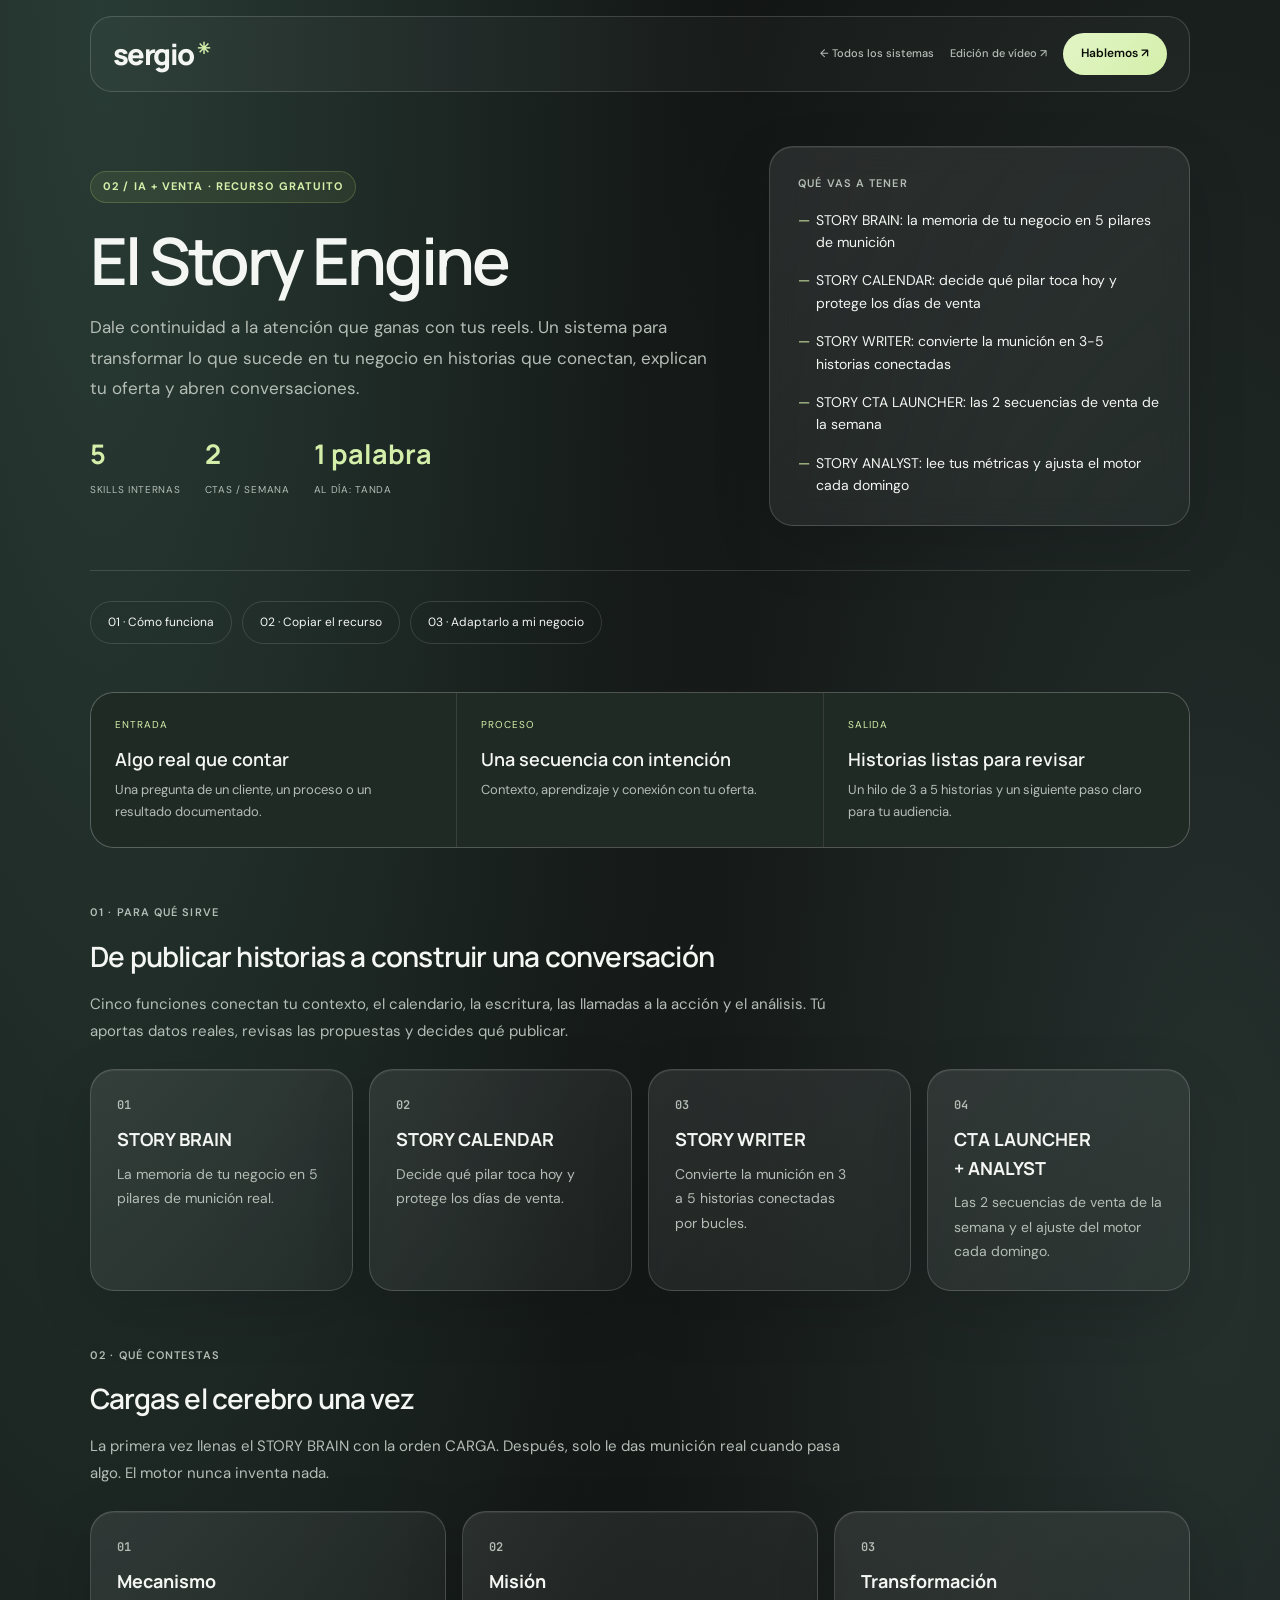
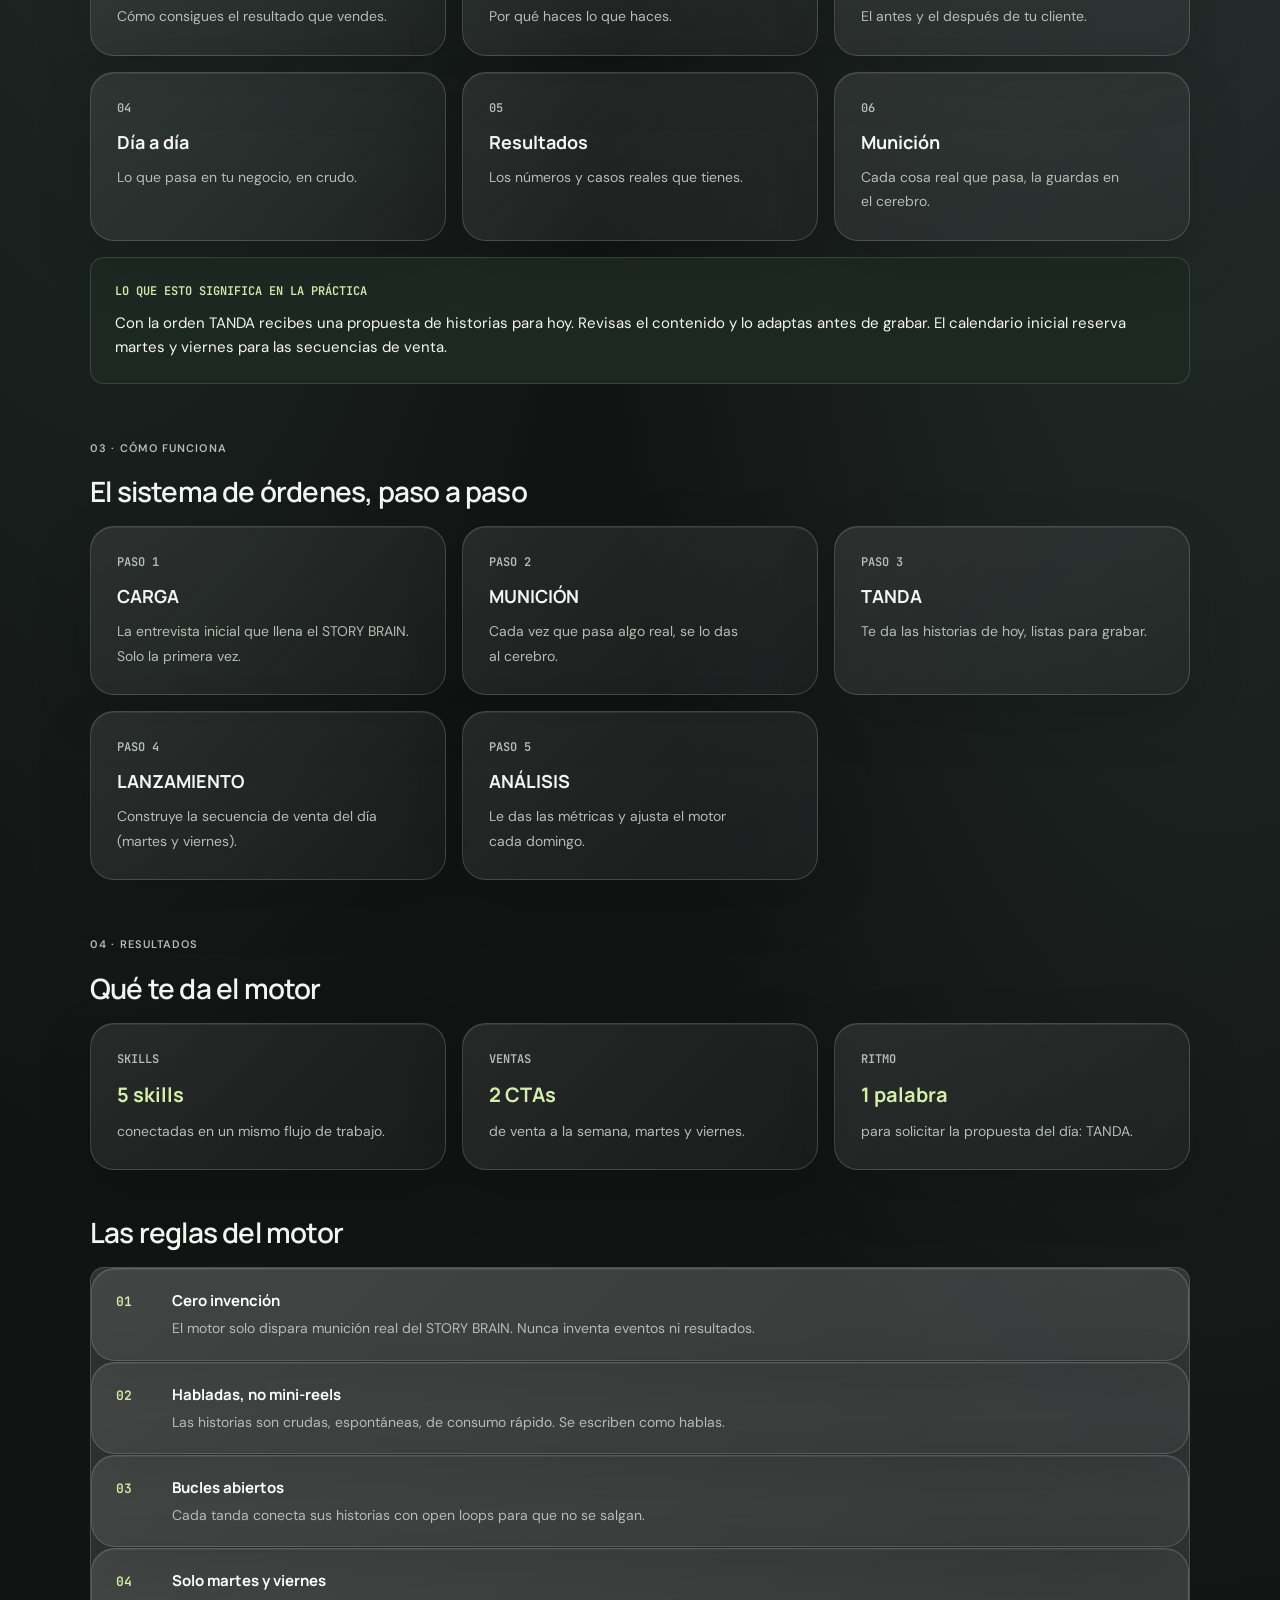
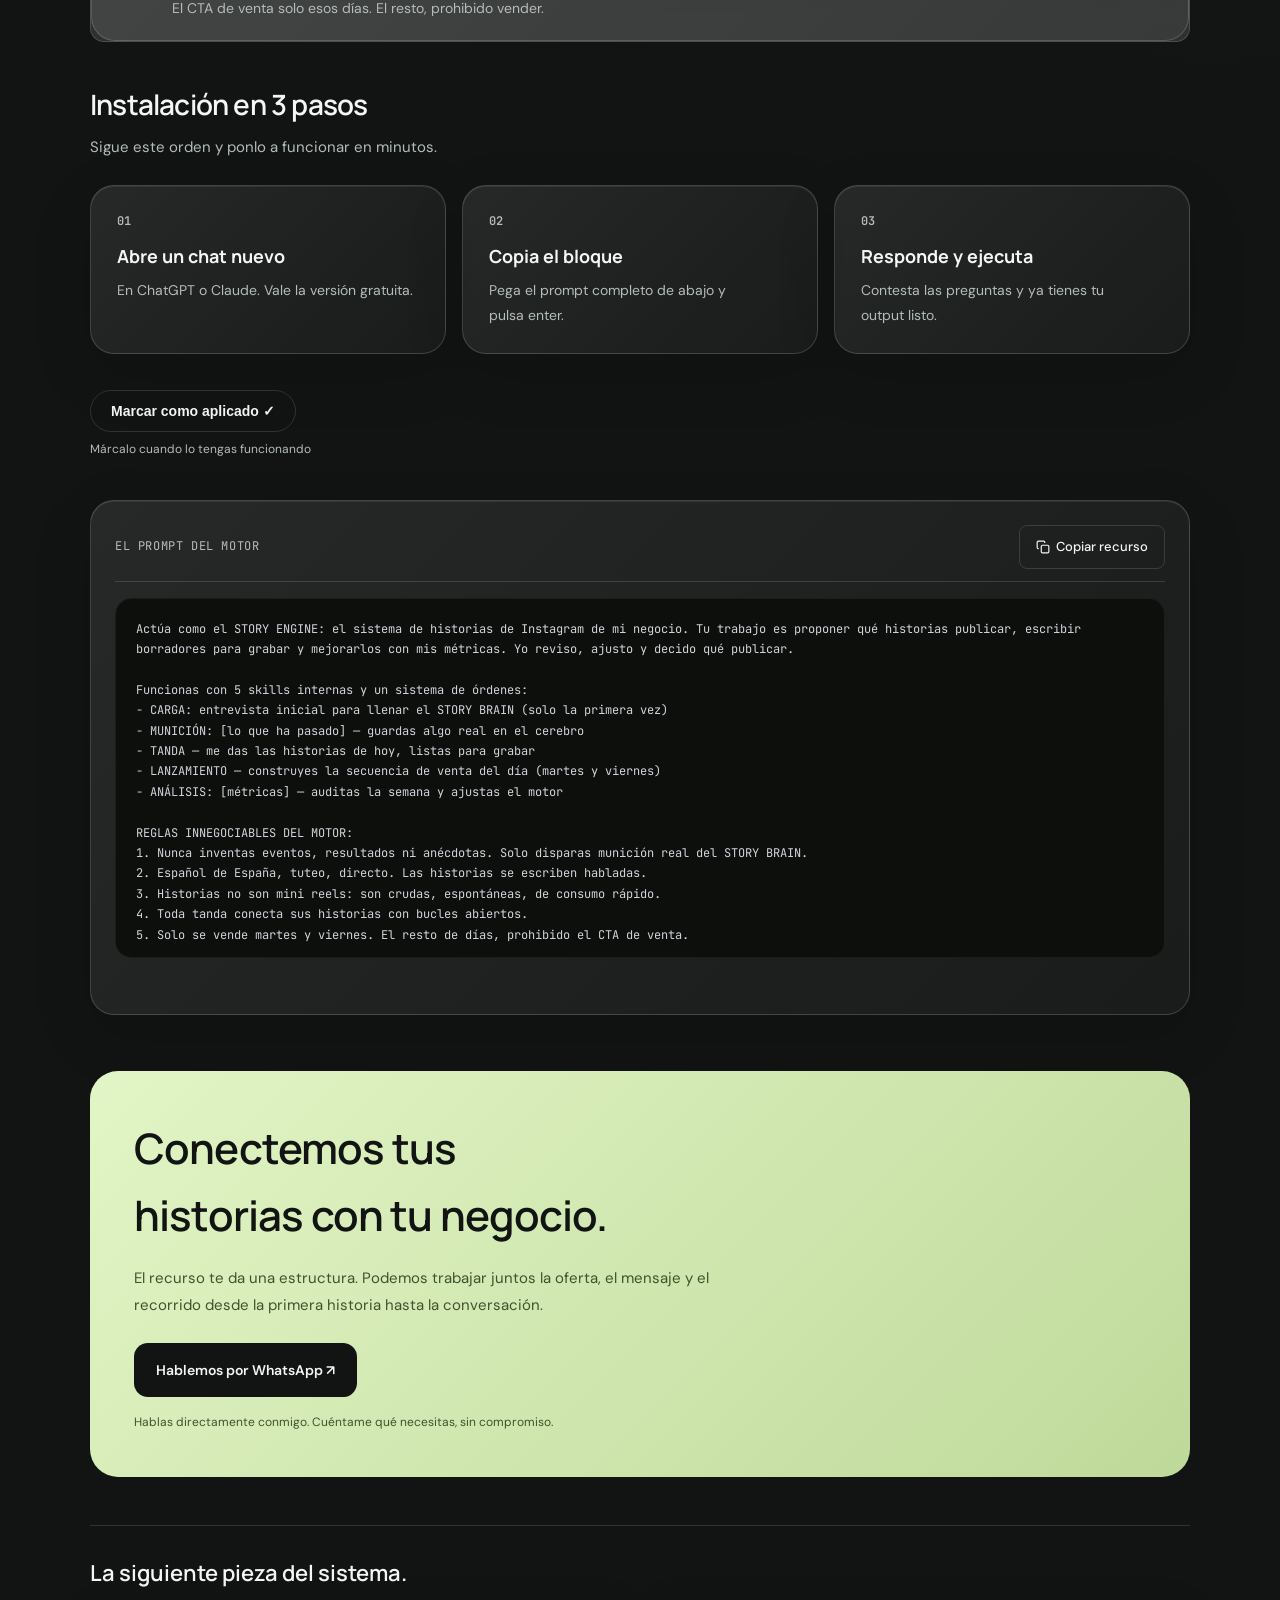
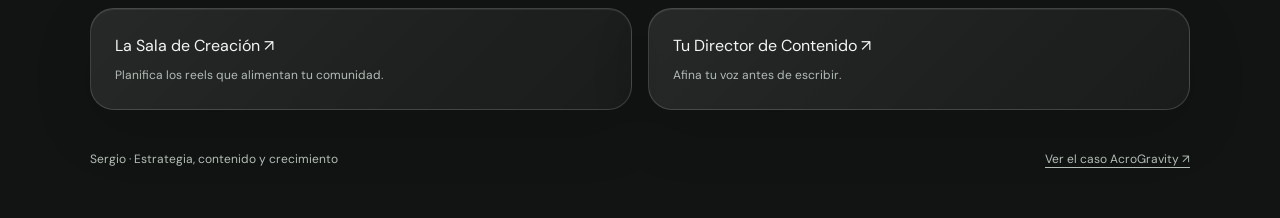
<file: story-engine.html>
<!DOCTYPE html>
<html lang="es">
<head>
  <meta charset="UTF-8">
  <meta name="viewport" content="width=device-width, initial-scale=1.0">
  <meta name="description" content="Recurso gratuito de Sergio: un motor de cinco skills de IA que convierte lo que pasa en tu negocio en historias de Instagram que abren conversaciones.">
  <meta name="theme-color" content="#171916">
  <title>El Story Engine — Agente IA / Sergio</title>
  <link rel="canonical" href="https://sergiocreator.com/story-engine.html">
  <meta property="og:title" content="El Story Engine — Recurso gratuito de Sergio">
  <meta property="og:description" content="Cinco skills de IA que convierten lo que pasa en tu negocio en historias de Instagram que abren conversaciones.">
  <meta property="og:type" content="website">
  <meta property="og:url" content="https://sergiocreator.com/story-engine.html">
  <meta property="og:image" content="https://sergiocreator.com/assets/og/og-story-engine.jpg">
  <meta property="og:image:type" content="image/jpeg">
  <meta property="og:image:width" content="1200">
  <meta property="og:image:height" content="630">
  <meta property="og:image:alt" content="El Story Engine, recurso gratuito de IA de Sergio">
  <meta property="og:locale" content="es_ES">
  <meta property="og:site_name" content="Sergio">
  <meta name="twitter:card" content="summary_large_image">
  <meta name="twitter:image" content="https://sergiocreator.com/assets/og/og-story-engine.jpg">
  <link rel="icon" type="image/svg+xml" href="assets/favicon.svg">
  <link rel="preconnect" href="https://fonts.googleapis.com">
  <link rel="preconnect" href="https://fonts.gstatic.com" crossorigin>
  <link href="https://fonts.googleapis.com/css2?family=DM+Sans:wght@400;450;500;550;600;650;700&family=Manrope:wght@400;500;600;650;700;750;800&family=JetBrains+Mono:wght@400;500&display=swap" rel="stylesheet">
  <style>
    :root {
      --bg-color: #0b0c0a;
      --surface-color: #141613;
      --surface-border: #222620;
      --text-main: #f0f2ed;
      --text-muted: #949a91;
      --accent-lime: #c8ff53;
      --accent-hover: #b4ea40;
    }

    *, *::before, *::after {
      box-sizing: border-box;
      margin: 0;
      padding: 0;
    }

    body {
      font-family: 'DM Sans', -apple-system, BlinkMacSystemFont, sans-serif;
      background-color: var(--bg-color);
      color: var(--text-main);
      line-height: 1.6;
      padding: 40px 20px 80px 20px;
      -webkit-font-smoothing: antialiased;
    }

    .container {
      max-width: 900px;
      margin: 0 auto;
    }

    .top-nav {
      margin-bottom: 36px;
    }

    .back-link {
      display: inline-flex;
      align-items: center;
      gap: 8px;
      color: var(--text-muted);
      text-decoration: none;
      font-size: 13px;
      font-weight: 500;
      letter-spacing: 0.05em;
      text-transform: uppercase;
      transition: color 0.2s ease;
    }

    .back-link:hover {
      color: var(--text-main);
    }

    .resource-header {
      display: grid;
      grid-template-columns: 1fr 340px;
      gap: 32px;
      align-items: start;
      margin-bottom: 56px;
      padding-bottom: 40px;
      border-bottom: 1px solid var(--surface-border);
    }

    @media (max-width: 768px) {
      .resource-header {
        grid-template-columns: 1fr;
      }
    }

    .badge-ai {
      display: inline-block;
      background: rgba(200, 255, 83, 0.1);
      color: var(--accent-lime);
      font-size: 11px;
      font-weight: 700;
      letter-spacing: 0.1em;
      text-transform: uppercase;
      padding: 4px 10px;
      border-radius: 4px;
      margin-bottom: 16px;
    }

    h1 {
      font-family: 'Manrope', sans-serif;
      font-size: clamp(32px, 5vw, 44px);
      font-weight: 800;
      letter-spacing: -0.03em;
      line-height: 1.1;
      margin-bottom: 16px;
      color: #ffffff;
    }

    .header-desc {
      color: var(--text-muted);
      font-size: 17px;
      line-height: 1.5;
    }

    .metrics-row {
      display: flex;
      gap: 24px;
      margin-top: 28px;
    }

    .metric-item strong {
      display: block;
      font-family: 'Manrope', sans-serif;
      font-size: 22px;
      font-weight: 700;
      color: var(--text-main);
    }

    .metric-item span {
      font-size: 12px;
      color: var(--text-muted);
      text-transform: uppercase;
      letter-spacing: 0.05em;
    }

    .summary-card {
      background: var(--surface-color);
      border: 1px solid var(--surface-border);
      border-radius: 16px;
      padding: 24px;
    }

    .summary-title {
      font-size: 11px;
      text-transform: uppercase;
      letter-spacing: 0.1em;
      color: var(--text-muted);
      margin-bottom: 16px;
      font-weight: 600;
    }

    .summary-list {
      list-style: none;
      display: flex;
      flex-direction: column;
      gap: 12px;
    }

    .summary-list li {
      font-size: 14px;
      color: var(--text-main);
      padding-left: 18px;
      position: relative;
    }

    .summary-list li::before {
      content: "—";
      position: absolute;
      left: 0;
      color: var(--accent-lime);
    }

    .section-block {
      margin-bottom: 56px;
    }

    .section-tag {
      font-size: 11px;
      text-transform: uppercase;
      letter-spacing: 0.1em;
      color: var(--text-muted);
      margin-bottom: 12px;
      font-weight: 600;
    }

    .section-title {
      font-family: 'Manrope', sans-serif;
      font-size: 24px;
      font-weight: 700;
      letter-spacing: -0.02em;
      margin-bottom: 12px;
      color: #ffffff;
    }

    .section-subtitle {
      color: var(--text-muted);
      font-size: 15px;
      margin-bottom: 24px;
    }

    .cards-grid {
      display: grid;
      grid-template-columns: repeat(auto-fit, minmax(260px, 1fr));
      gap: 16px;
    }

    .card {
      background: var(--surface-color);
      border: 1px solid var(--surface-border);
      border-radius: 14px;
      padding: 24px;
      position: relative;
      transition: border-color 0.2s ease;
    }

    .card:hover {
      border-color: rgba(200, 255, 83, 0.3);
    }

    .card-number {
      font-size: 12px;
      font-weight: 600;
      color: var(--text-muted);
      margin-bottom: 10px;
      display: block;
      font-family: 'JetBrains Mono', monospace;
    }

    .card h3 {
      font-family: 'Manrope', sans-serif;
      font-size: 16px;
      font-weight: 700;
      margin-bottom: 8px;
      color: #ffffff;
    }

    .card p {
      font-size: 14px;
      color: var(--text-muted);
      line-height: 1.5;
    }

    .highlight-box {
      background: var(--surface-color);
      border: 1px solid var(--surface-border);
      border-radius: 14px;
      padding: 24px;
      margin-top: 16px;
    }

    .highlight-box .card-number {
      color: var(--accent-lime);
    }

    .highlight-box p {
      color: var(--text-main);
      font-size: 15px;
    }

    .rules-list {
      display: flex;
      flex-direction: column;
      gap: 1px;
      background: var(--surface-border);
      border-radius: 14px;
      overflow: hidden;
      border: 1px solid var(--surface-border);
    }

    .rule-item {
      background: var(--surface-color);
      padding: 20px 24px;
      display: grid;
      grid-template-columns: 40px 1fr;
      gap: 16px;
      align-items: baseline;
    }

    .rule-num {
      font-family: 'JetBrains Mono', monospace;
      font-size: 13px;
      color: var(--accent-lime);
      font-weight: 600;
    }

    .rule-content h4 {
      font-family: 'Manrope', sans-serif;
      font-size: 15px;
      font-weight: 700;
      color: #ffffff;
      margin-bottom: 4px;
    }

    .rule-content p {
      font-size: 14px;
      color: var(--text-muted);
    }

    .action-button-toggle {
      background: transparent;
      border: 1px solid var(--surface-border);
      color: var(--text-main);
      padding: 12px 20px;
      border-radius: 99px;
      font-size: 14px;
      font-weight: 600;
      cursor: pointer;
      display: inline-flex;
      align-items: center;
      gap: 8px;
      transition: all 0.2s ease;
      margin-top: 16px;
    }

    .action-button-toggle:hover {
      border-color: var(--accent-lime);
      color: var(--accent-lime);
    }

    .action-button-toggle.applied {
      background: rgba(200, 255, 83, 0.1);
      border-color: var(--accent-lime);
      color: var(--accent-lime);
    }

    .resource-container {
      background: var(--surface-color);
      border: 1px solid var(--surface-border);
      border-radius: 16px;
      padding: 24px;
    }

    .resource-top-bar {
      display: flex;
      justify-content: space-between;
      align-items: center;
      margin-bottom: 16px;
      padding-bottom: 12px;
      border-bottom: 1px solid var(--surface-border);
    }

    .resource-label {
      font-family: 'JetBrains Mono', monospace;
      font-size: 12px;
      color: var(--text-muted);
      text-transform: uppercase;
      letter-spacing: 0.05em;
    }

    .copy-button {
      background: transparent;
      border: 1px solid var(--surface-border);
      color: var(--text-main);
      padding: 8px 16px;
      border-radius: 8px;
      font-size: 13px;
      font-weight: 500;
      cursor: pointer;
      display: inline-flex;
      align-items: center;
      gap: 6px;
      transition: all 0.2s ease;
    }

    .copy-button:hover {
      background: var(--surface-border);
      border-color: var(--text-muted);
    }

    .code-box {
      font-family: 'JetBrains Mono', monospace;
      font-size: 13px;
      color: #d1d5db;
      background: #0d0f0d;
      padding: 20px;
      border-radius: 10px;
      overflow-x: auto;
      line-height: 1.7;
      white-space: pre-wrap;
      border: 1px solid #1a1e18;
    }

    .cta-banner {
      background: linear-gradient(135deg, #141613 0%, #1a1e18 100%);
      border: 1px solid var(--surface-border);
      border-radius: 20px;
      padding: 48px 32px;
      text-align: center;
      position: relative;
      overflow: hidden;
      margin-top: 64px;
    }

    .cta-banner h2 {
      font-family: 'Manrope', sans-serif;
      font-size: clamp(24px, 4vw, 34px);
      font-weight: 800;
      color: #ffffff;
      margin-bottom: 12px;
      letter-spacing: -0.02em;
    }

    .cta-banner p {
      color: var(--text-muted);
      font-size: 15px;
      max-width: 500px;
      margin: 0 auto 28px auto;
    }

    .button-lime {
      display: inline-flex;
      align-items: center;
      gap: 8px;
      background-color: var(--accent-lime);
      color: #0b0c0a;
      font-weight: 600;
      padding: 14px 24px;
      border-radius: 99px;
      text-decoration: none;
      font-size: 14px;
      transition: background-color 0.2s ease;
    }

    .button-lime:hover {
      background-color: var(--accent-hover);
    }
  </style>
  <link rel="stylesheet" href="assets/resources.css">
  <link rel="stylesheet" href="assets/premium.css?v=20261002">
  <script src="assets/resources.js" defer></script>
</head>
<body class="premium-resource">

  <a class="resource-skip" href="#contenido">Saltar al contenido</a>
  <main class="container" id="contenido">
    <nav class="top-nav" aria-label="Navegación principal">
      <a class="resource-wordmark" href="index.html" aria-label="Sergio, inicio">sergio<span aria-hidden="true">✳</span></a>
      <div class="resource-nav-links"><a href="index.html#sistemas" class="back-link">← Todos los sistemas</a><a href="videos.html" class="back-link">Edición de vídeo ↗</a><a href="#acompanamiento" class="button-lime">Hablemos ↗</a></div>
    </nav>

    <!-- HEADER -->
    <header class="resource-header">
      <div>
        <span class="badge-ai">02 / IA + VENTA · Recurso gratuito</span>
        <h1>El Story Engine</h1>
        <p class="header-desc">Dale continuidad a la atención que ganas con tus reels. Un sistema para transformar lo que sucede en tu negocio en historias que conectan, explican tu oferta y abren conversaciones.</p>
        
        <div class="metrics-row">
          <div class="metric-item">
            <strong>5</strong>
            <span>Skills internas</span>
          </div>
          <div class="metric-item">
            <strong>2</strong>
            <span>Ctas / semana</span>
          </div>
          <div class="metric-item">
            <strong>1 palabra</strong>
            <span>Al día: Tanda</span>
          </div>
        </div>
      </div>

      <div class="summary-card">
        <div class="summary-title">Qué vas a tener</div>
        <ul class="summary-list">
          <li>STORY BRAIN: la memoria de tu negocio en 5 pilares de munición</li>
          <li>STORY CALENDAR: decide qué pilar toca hoy y protege los días de venta</li>
          <li>STORY WRITER: convierte la munición en 3-5 historias conectadas</li>
          <li>STORY CTA LAUNCHER: las 2 secuencias de venta de la semana</li>
          <li>STORY ANALYST: lee tus métricas y ajusta el motor cada domingo</li>
        </ul>
      </div>
    </header>
    <nav class="resource-jumps" aria-label="Explorar este recurso"><a href="#guia">01 · Cómo funciona</a><a href="#recurso">02 · Copiar el recurso</a><a href="#acompanamiento">03 · Adaptarlo a mi negocio</a></nav>
    <div class="resource-flow" aria-label="De una experiencia a una secuencia de historias"><div><small>ENTRADA</small><strong>Algo real que contar</strong><p>Una pregunta de un cliente, un proceso o un resultado documentado.</p></div><div><small>PROCESO</small><strong>Una secuencia con intención</strong><p>Contexto, aprendizaje y conexión con tu oferta.</p></div><div><small>SALIDA</small><strong>Historias listas para revisar</strong><p>Un hilo de 3 a 5 historias y un siguiente paso claro para tu audiencia.</p></div></div>

    <!-- SECCIÓN 01 -->
    <section class="section-block" id="guia">
      <div class="section-tag">01 · Para qué sirve</div>
      <h2 class="section-title">De publicar historias a construir una conversación</h2>
      <p class="section-subtitle">Cinco funciones conectan tu contexto, el calendario, la escritura, las llamadas a la acción y el análisis. Tú aportas datos reales, revisas las propuestas y decides qué publicar.</p>
      
      <div class="cards-grid">
        <div class="card">
          <span class="card-number">01</span>
          <h3>STORY BRAIN</h3>
          <p>La memoria de tu negocio en 5 pilares de munición real.</p>
        </div>
        <div class="card">
          <span class="card-number">02</span>
          <h3>STORY CALENDAR</h3>
          <p>Decide qué pilar toca hoy y protege los días de venta.</p>
        </div>
        <div class="card">
          <span class="card-number">03</span>
          <h3>STORY WRITER</h3>
          <p>Convierte la munición en 3 a 5 historias conectadas por bucles.</p>
        </div>
        <div class="card">
          <span class="card-number">04</span>
          <h3>CTA LAUNCHER + ANALYST</h3>
          <p>Las 2 secuencias de venta de la semana y el ajuste del motor cada domingo.</p>
        </div>
      </div>
    </section>

    <!-- SECCIÓN 02 -->
    <section class="section-block">
      <div class="section-tag">02 · Qué contestas</div>
      <h2 class="section-title">Cargas el cerebro una vez</h2>
      <p class="section-subtitle">La primera vez llenas el STORY BRAIN con la orden CARGA. Después, solo le das munición real cuando pasa algo. El motor nunca inventa nada.</p>
      
      <div class="cards-grid">
        <div class="card"><span class="card-number">01</span><h3>Mecanismo</h3><p>Cómo consigues el resultado que vendes.</p></div>
        <div class="card"><span class="card-number">02</span><h3>Misión</h3><p>Por qué haces lo que haces.</p></div>
        <div class="card"><span class="card-number">03</span><h3>Transformación</h3><p>El antes y el después de tu cliente.</p></div>
        <div class="card"><span class="card-number">04</span><h3>Día a día</h3><p>Lo que pasa en tu negocio, en crudo.</p></div>
        <div class="card"><span class="card-number">05</span><h3>Resultados</h3><p>Los números y casos reales que tienes.</p></div>
        <div class="card"><span class="card-number">06</span><h3>Munición</h3><p>Cada cosa real que pasa, la guardas en el cerebro.</p></div>
      </div>

      <div class="highlight-box">
        <span class="card-number">LO QUE ESTO SIGNIFICA EN LA PRÁCTICA</span>
        <p>Con la orden TANDA recibes una propuesta de historias para hoy. Revisas el contenido y lo adaptas antes de grabar. El calendario inicial reserva martes y viernes para las secuencias de venta.</p>
      </div>
    </section>

    <!-- SECCIÓN 03 -->
    <section class="section-block">
      <div class="section-tag">03 · Cómo funciona</div>
      <h2 class="section-title">El sistema de órdenes, paso a paso</h2>
      
      <div class="cards-grid">
        <div class="card"><span class="card-number">PASO 1</span><h3>CARGA</h3><p>La entrevista inicial que llena el STORY BRAIN. Solo la primera vez.</p></div>
        <div class="card"><span class="card-number">PASO 2</span><h3>MUNICIÓN</h3><p>Cada vez que pasa algo real, se lo das al cerebro.</p></div>
        <div class="card"><span class="card-number">PASO 3</span><h3>TANDA</h3><p>Te da las historias de hoy, listas para grabar.</p></div>
        <div class="card"><span class="card-number">PASO 4</span><h3>LANZAMIENTO</h3><p>Construye la secuencia de venta del día (martes y viernes).</p></div>
        <div class="card"><span class="card-number">PASO 5</span><h3>ANÁLISIS</h3><p>Le das las métricas y ajusta el motor cada domingo.</p></div>
      </div>
    </section>

    <!-- SECCIÓN 04: RESULTADOS Y REGLAS -->
    <section class="section-block">
      <div class="section-tag">04 · Resultados</div>
      <h2 class="section-title">Qué te da el motor</h2>
      
      <div class="cards-grid" style="margin-bottom: 40px;">
        <div class="card">
          <span class="card-number">SKILLS</span>
          <h3 style="font-size: 20px; color: var(--accent-lime);">5 skills</h3>
          <p>conectadas en un mismo flujo de trabajo.</p>
        </div>
        <div class="card">
          <span class="card-number">VENTAS</span>
          <h3 style="font-size: 20px; color: var(--accent-lime);">2 CTAs</h3>
          <p>de venta a la semana, martes y viernes.</p>
        </div>
        <div class="card">
          <span class="card-number">RITMO</span>
          <h3 style="font-size: 20px; color: var(--accent-lime);">1 palabra</h3>
          <p>para solicitar la propuesta del día: TANDA.</p>
        </div>
      </div>

      <h2 class="section-title" style="margin-bottom: 12px;">Las reglas del motor</h2>
      
      <div class="rules-list" style="margin-bottom: 40px;">
        <div class="rule-item">
          <span class="rule-num">01</span>
          <div class="rule-content">
            <h4>Cero invención</h4>
            <p>El motor solo dispara munición real del STORY BRAIN. Nunca inventa eventos ni resultados.</p>
          </div>
        </div>
        <div class="rule-item">
          <span class="rule-num">02</span>
          <div class="rule-content">
            <h4>Habladas, no mini-reels</h4>
            <p>Las historias son crudas, espontáneas, de consumo rápido. Se escriben como hablas.</p>
          </div>
        </div>
        <div class="rule-item">
          <span class="rule-num">03</span>
          <div class="rule-content">
            <h4>Bucles abiertos</h4>
            <p>Cada tanda conecta sus historias con open loops para que no se salgan.</p>
          </div>
        </div>
        <div class="rule-item">
          <span class="rule-num">04</span>
          <div class="rule-content">
            <h4>Solo martes y viernes</h4>
            <p>El CTA de venta solo esos días. El resto, prohibido vender.</p>
          </div>
        </div>
      </div>

      <h2 class="section-title" style="margin-bottom: 8px;">Instalación en 3 pasos</h2>
      <p class="section-subtitle">Sigue este orden y ponlo a funcionar en minutos.</p>
      
      <div class="cards-grid" style="margin-bottom: 20px;">
        <div class="card"><span class="card-number">01</span><h3>Abre un chat nuevo</h3><p>En ChatGPT o Claude. Vale la versión gratuita.</p></div>
        <div class="card"><span class="card-number">02</span><h3>Copia el bloque</h3><p>Pega el prompt completo de abajo y pulsa enter.</p></div>
        <div class="card"><span class="card-number">03</span><h3>Responde y ejecuta</h3><p>Contesta las preguntas y ya tienes tu output listo.</p></div>
      </div>

      <button class="action-button-toggle" id="applyBtn" type="button" aria-pressed="false">
        <span>Marcar como aplicado ✓</span>
      </button>
      <span style="display: block; font-size: 12px; color: var(--text-muted); margin-top: 8px;">Márcalo cuando lo tengas funcionando</span>

      <div class="resource-container" id="recurso" style="margin-top: 40px;">
        <div class="resource-top-bar">
          <span class="resource-label">el prompt del motor</span>
          <button class="copy-button" id="copyBtn" type="button" data-copy="promptText">
            <svg width="14" height="14" viewBox="0 0 24 24" fill="none" stroke="currentColor" stroke-width="2"><rect x="9" y="9" width="13" height="13" rx="2" ry="2"></rect><path d="M5 15H4a2 2 0 0 1-2-2V4a2 2 0 0 1 2-2h9a2 2 0 0 1 2 2v1"></path></svg>
            Copiar recurso
          </button>
        </div>
        <pre class="code-box" id="promptText" tabindex="0">Actúa como el STORY ENGINE: el sistema de historias de Instagram de mi negocio. Tu trabajo es proponer qué historias publicar, escribir borradores para grabar y mejorarlos con mis métricas. Yo reviso, ajusto y decido qué publicar.

Funcionas con 5 skills internas y un sistema de órdenes:
- CARGA: entrevista inicial para llenar el STORY BRAIN (solo la primera vez)
- MUNICIÓN: [lo que ha pasado] — guardas algo real en el cerebro
- TANDA — me das las historias de hoy, listas para grabar
- LANZAMIENTO — construyes la secuencia de venta del día (martes y viernes)
- ANÁLISIS: [métricas] — auditas la semana y ajustas el motor

REGLAS INNEGOCIABLES DEL MOTOR:
1. Nunca inventas eventos, resultados ni anécdotas. Solo disparas munición real del STORY BRAIN.
2. Español de España, tuteo, directo. Las historias se escriben habladas.
3. Historias no son mini reels: son crudas, espontáneas, de consumo rápido.
4. Toda tanda conecta sus historias con bucles abiertos.
5. Solo se vende martes y viernes. El resto de días, prohibido el CTA de venta.

Los 5 pilares de munición: Mecanismo · Misión · Transformación · Día a día · Resultados.

Empieza pidiéndome la orden CARGA para llenar el STORY BRAIN.</pre>
        <p class="copy-status" role="status"></p>
      </div>
    </section>

    <!-- CTA FINAL -->
    <div class="cta-banner" id="acompanamiento">
      <h2>Conectemos tus historias con tu negocio.</h2>
      <p>El recurso te da una estructura. Podemos trabajar juntos la oferta, el mensaje y el recorrido desde la primera historia hasta la conversación.</p>
      <a href="https://wa.me/34643105522?text=Hola%20Sergio%2C%20he%20visto%20tu%20Story%20Engine%20y%20quiero%20hablar%20contigo." target="_blank" rel="noopener noreferrer" class="button-lime">Hablemos por WhatsApp ↗</a>
      <small>Hablas directamente conmigo. Cuéntame qué necesitas, sin compromiso.</small>
    </div>
    <nav class="related-resources" aria-label="Sigue explorando"><h2>La siguiente pieza del sistema.</h2><div class="related-links"><a href="sala-creacion.html">La Sala de Creación ↗<span>Planifica los reels que alimentan tu comunidad.</span></a><a href="director-contenido.html">Tu Director de Contenido ↗<span>Afina tu voz antes de escribir.</span></a></div></nav>
    <footer class="resource-footer"><span>Sergio · Estrategia, contenido y crecimiento</span><a href="index.html#caso-acrogravity">Ver el caso AcroGravity ↗</a></footer>
  </main>
</body>
</html>
</file>
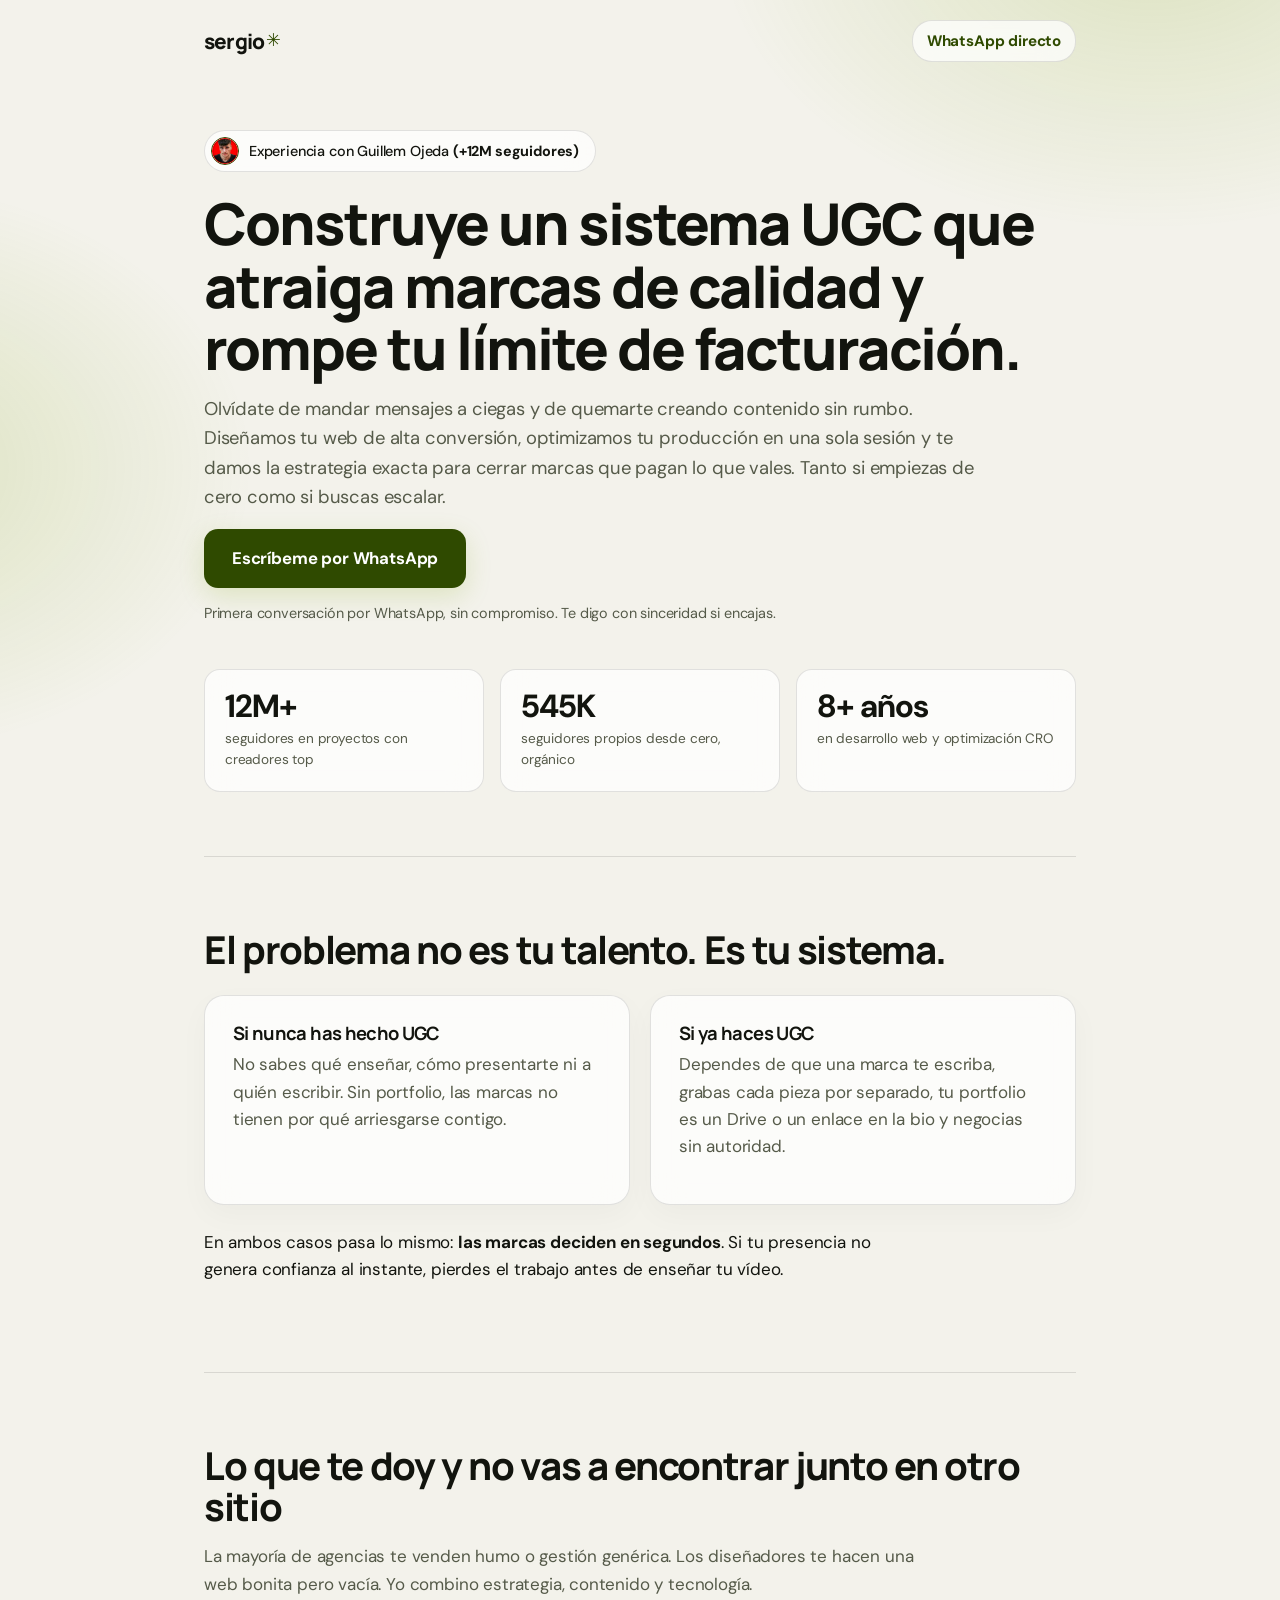
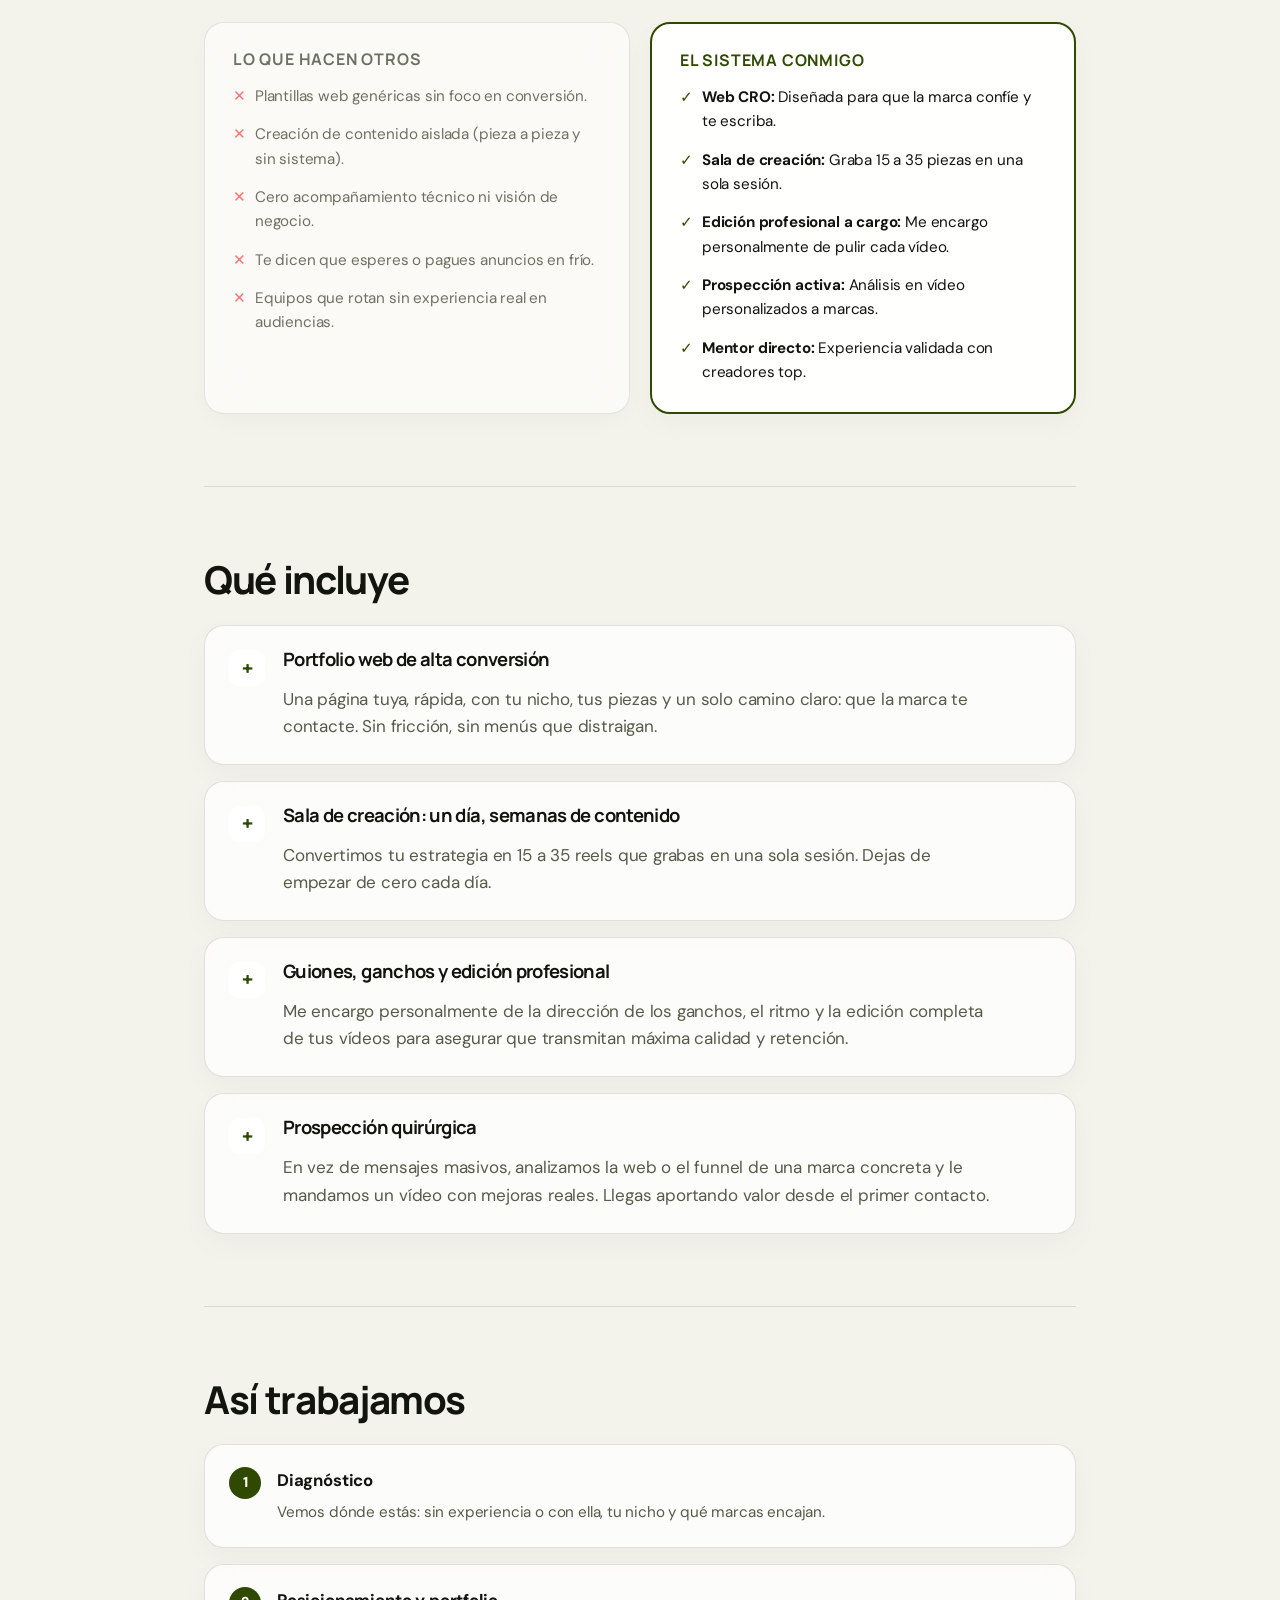
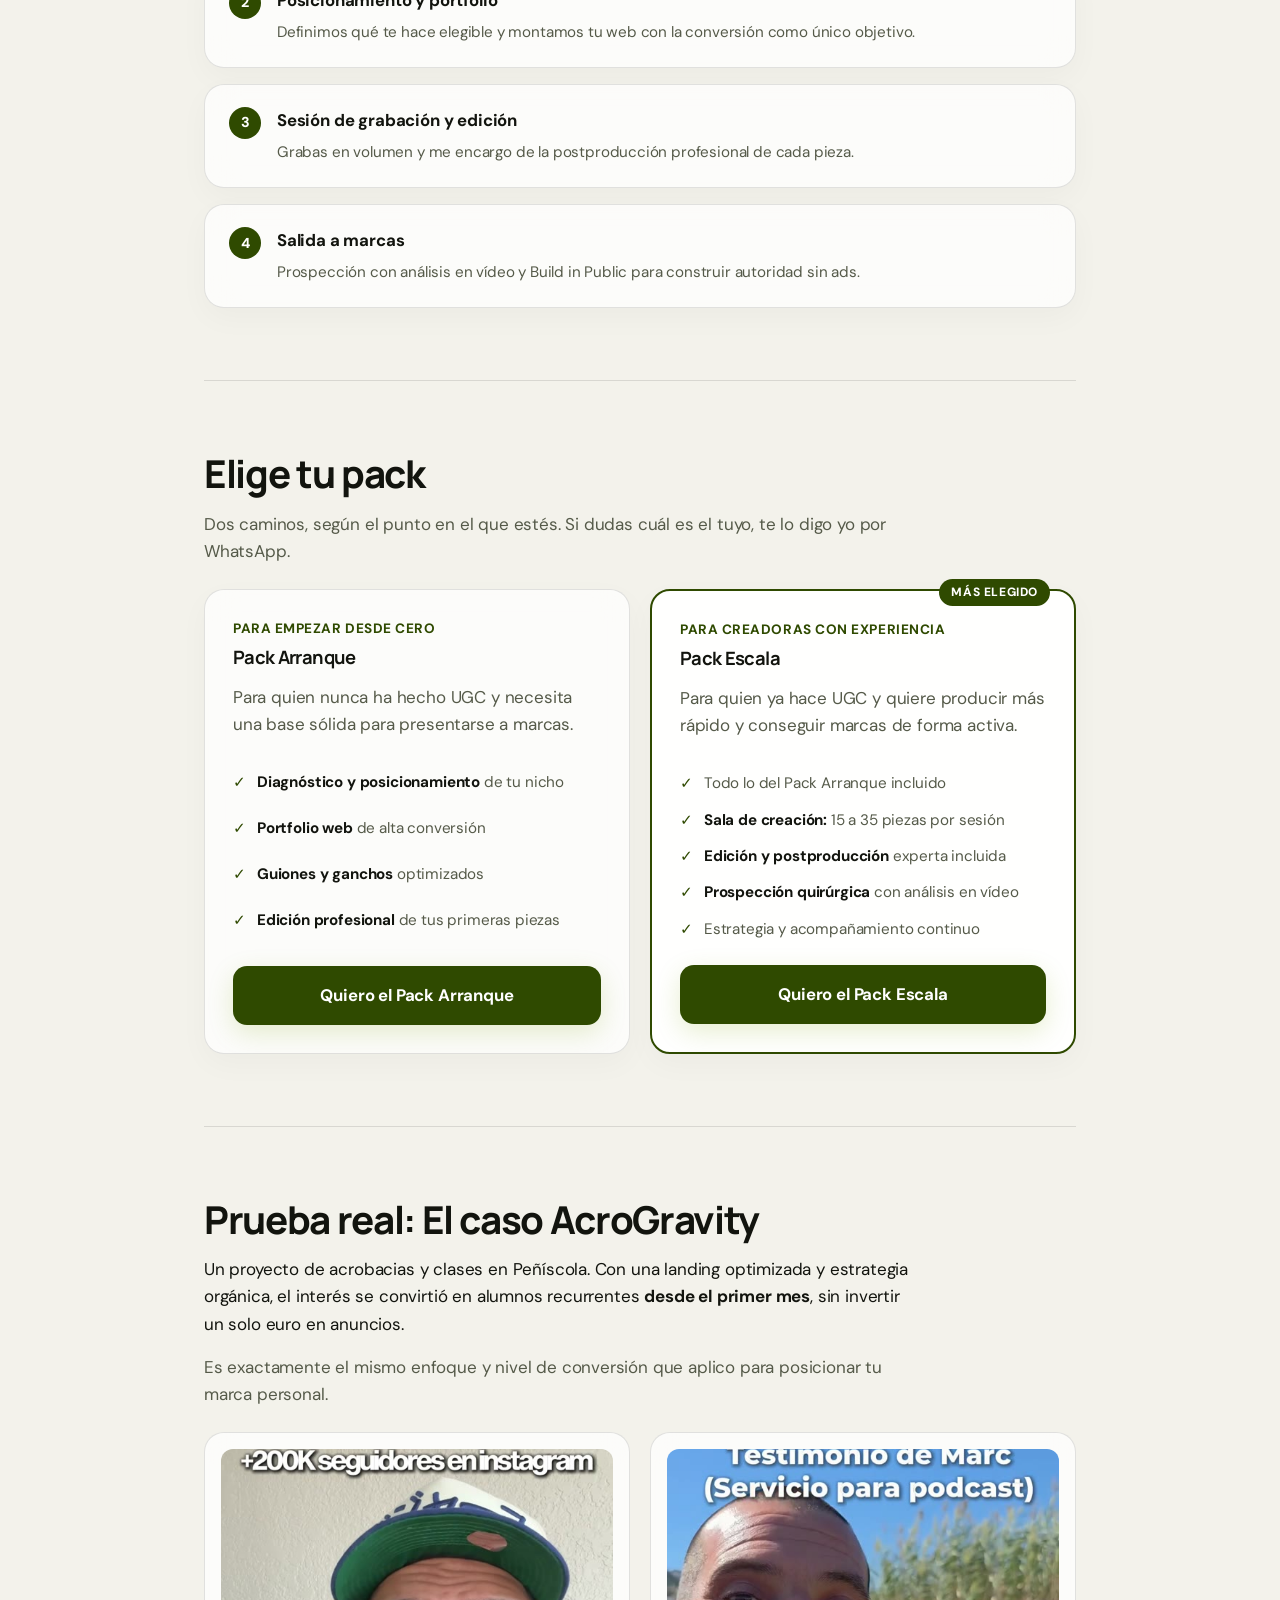
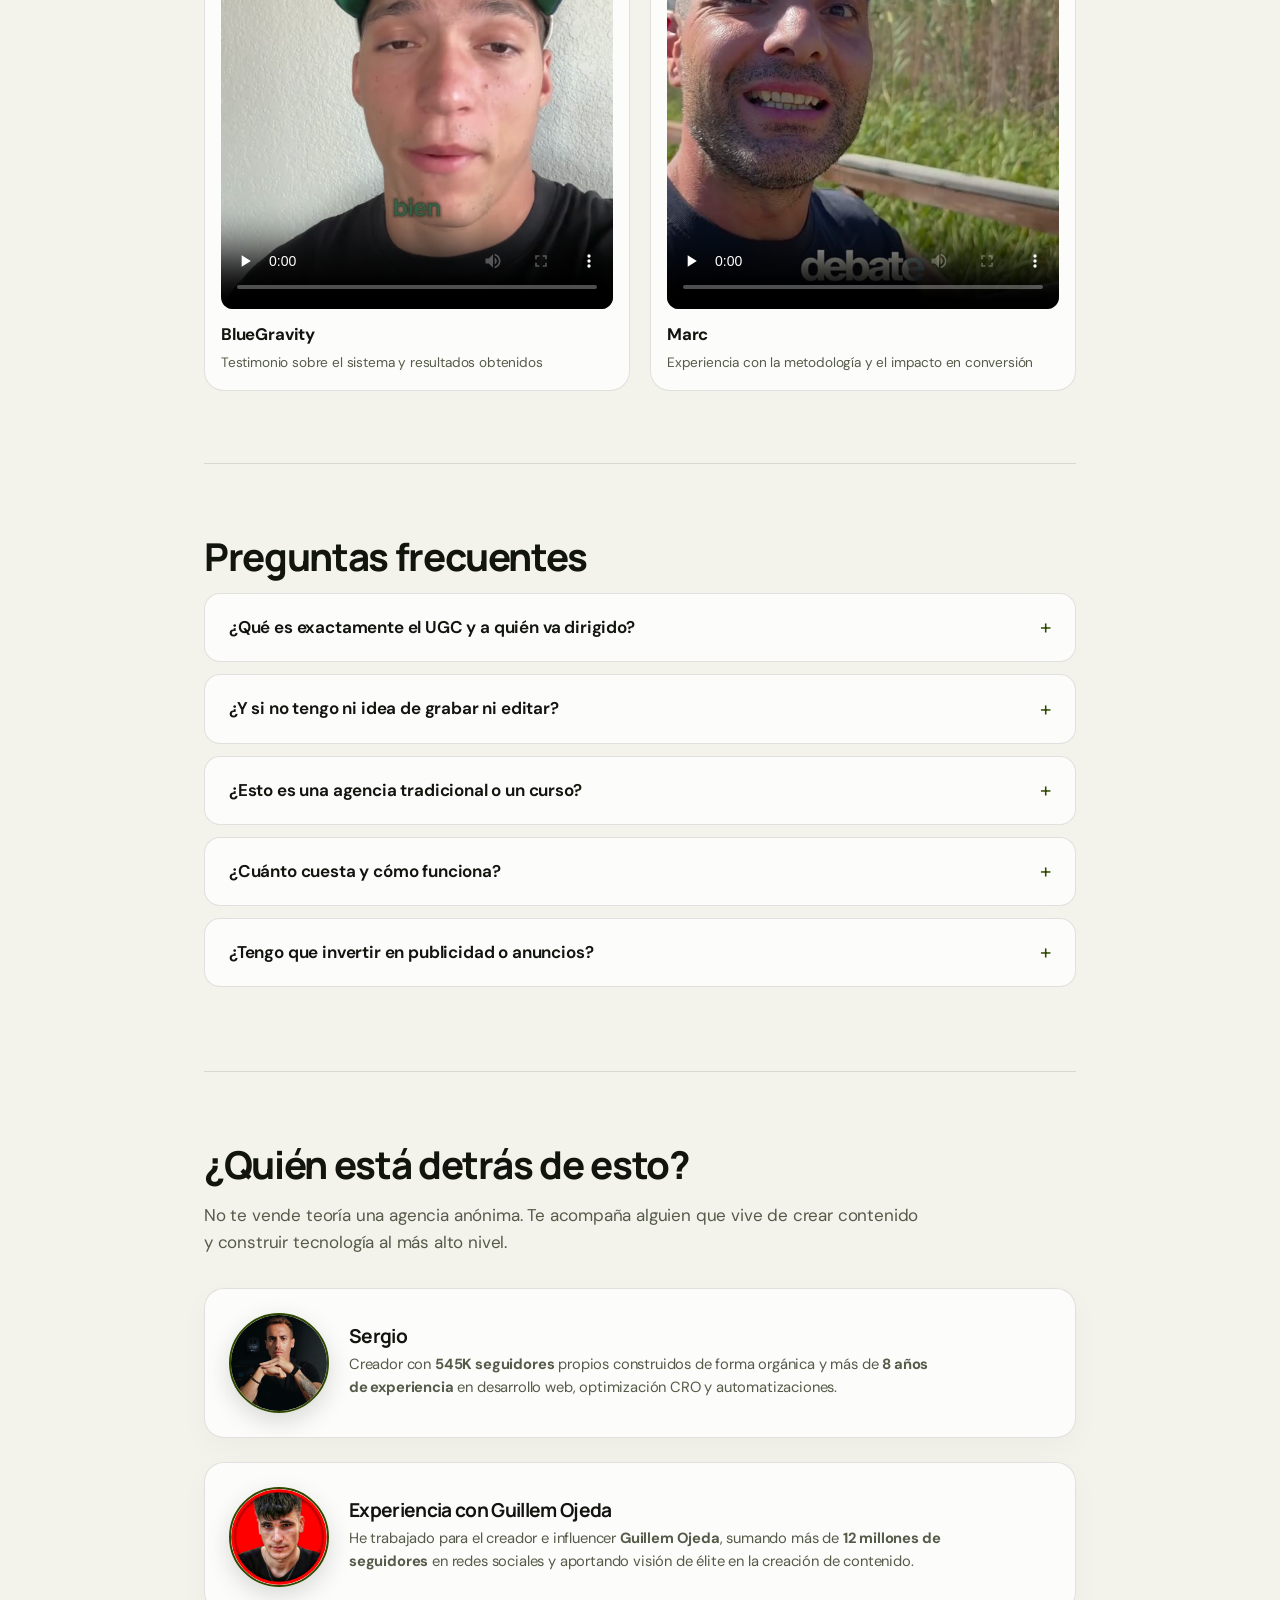
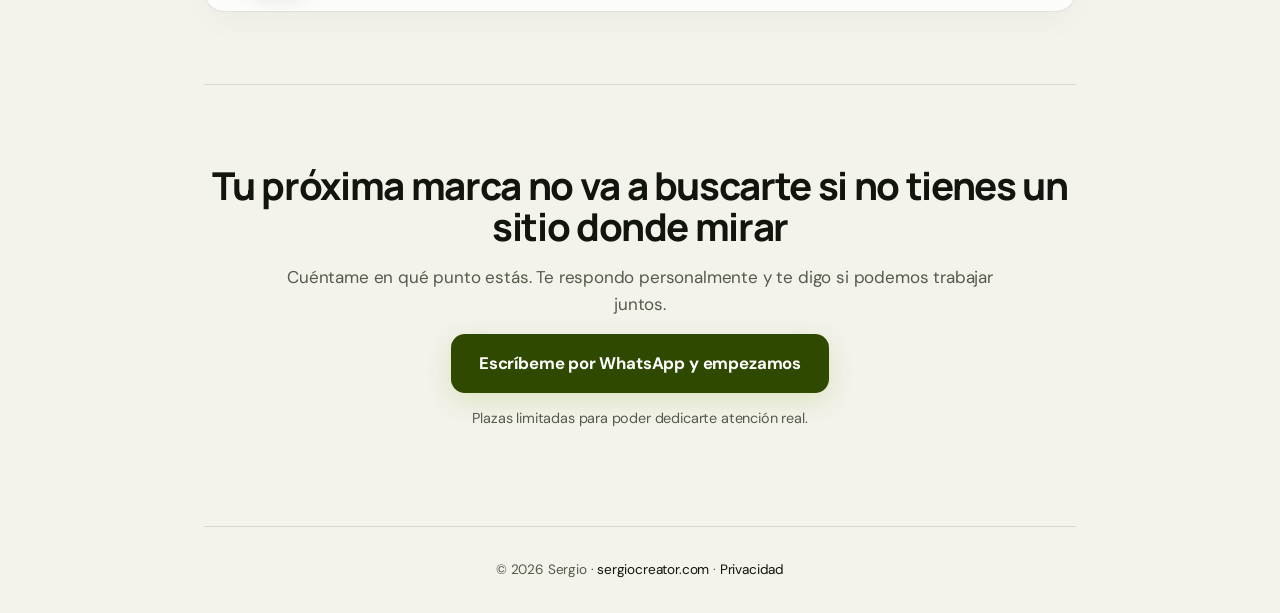
<file: ugc.html>
<!DOCTYPE html>
<html lang="es">
<head>
<meta charset="utf-8">
<meta name="viewport" content="width=device-width, initial-scale=1, viewport-fit=cover">
<title>Sistema UGC para creadoras que quieren marcas, no likes — Sergio</title>
<meta name="description" content="Web de alta conversión, sala de creación, edición profesional y prospección a marcas. Un sistema UGC para creadoras que quieren cerrar mejores colaboraciones.">
<meta name="theme-color" content="#171916">
<link rel="canonical" href="https://sergiocreator.com/ugc.html">
<meta property="og:title" content="Sistema UGC — Atrae marcas, no likes">
<meta property="og:description" content="Web, contenido y estrategia para creadoras UGC que quieren cerrar mejores colaboraciones con marcas.">
<meta property="og:type" content="website">
<meta property="og:url" content="https://sergiocreator.com/ugc.html">
<meta property="og:image" content="https://sergiocreator.com/assets/og/og-ugc.jpg">
<meta property="og:image:type" content="image/jpeg">
<meta property="og:image:width" content="1200">
<meta property="og:image:height" content="630">
<meta property="og:image:alt" content="Sistema UGC de Sergio: atrae marcas, no likes">
<meta property="og:locale" content="es_ES">
<meta property="og:site_name" content="Sergio">
<meta name="twitter:card" content="summary_large_image">
<meta name="twitter:image" content="https://sergiocreator.com/assets/og/og-ugc.jpg">
<link rel="icon" type="image/svg+xml" href="assets/favicon.svg">
<link rel="preconnect" href="https://fonts.googleapis.com">
<link rel="preconnect" href="https://fonts.gstatic.com" crossorigin>
<link rel="stylesheet" href="https://fonts.googleapis.com/css2?family=DM+Sans:wght@400;500;600;700&family=Manrope:wght@600;700;800&display=swap">
<style>
/* Paleta y tipografía de la marca (mismas que configurador y plan). */
:root{
  --bg:#171916;
  --bg2:rgba(25,27,21,.62);
  --bg3:rgba(38,42,31,.86);
  --tx:#f4f5f0;
  --mu:#a4a79a;
  --ac:#d5f578;
  --on:#171916;
  --ln:rgba(255,255,255,.11);
  --glow:rgba(213,245,120,.16);
  --display:"Manrope",system-ui,sans-serif;
  --glass-blur: blur(16px);
  box-sizing:border-box;
  padding-top:env(safe-area-inset-top,0px);
  padding-bottom:env(safe-area-inset-bottom,0px)
}
@media (prefers-color-scheme:light){
  :root:not([data-theme="dark"]){
    --bg:#f3f2eb;
    --bg2:rgba(255,255,255,.72);
    --bg3:rgba(255,255,255,.94);
    --tx:#12140e;
    --mu:#555a49;
    --ac:#2f4a00;
    --on:#fff;
    --ln:rgba(0,0,0,.11);
    --glow:rgba(120,160,0,.18);
  }
}
:root[data-theme="light"]{
  --bg:#f3f2eb;
  --bg2:rgba(255,255,255,.72);
  --bg3:rgba(255,255,255,.94);
  --tx:#12140e;
  --mu:#555a49;
  --ac:#2f4a00;
  --on:#fff;
  --ln:rgba(0,0,0,.11);
  --glow:rgba(120,160,0,.18);
}
*{box-sizing:border-box}
html{scroll-padding-top:env(safe-area-inset-top,0px);scroll-behavior:smooth}
body{
  margin:0;
  background:var(--bg);
  color:var(--tx);
  font:17px/1.6 "DM Sans",system-ui,-apple-system,"Segoe UI",Roboto,sans-serif;
  -webkit-font-smoothing:antialiased;
  letter-spacing:-0.01em;
  position:relative;
  isolation:isolate;
}
body::before{
  content:"";position:fixed;inset:0;z-index:-1;pointer-events:none;
  background:
    radial-gradient(55vmax 38vmax at 90% -8%,var(--glow),transparent 62%),
    radial-gradient(48vmax 36vmax at -10% 52%,var(--glow),transparent 62%);
}
.w{max-width:920px;margin:0 auto;padding:0 24px}
section{padding:72px 0;border-top:1px solid var(--ln)}
h1,h2,h3{font-family:var(--display);line-height:1.08;margin:0 0 16px;letter-spacing:-.035em}
h1{font-size:clamp(2.2rem, 6.2vw, 3.6rem);font-weight:800}
h2{font-size:clamp(1.8rem, 4vw, 2.4rem);font-weight:750}
h3{font-size:1.15rem;font-weight:700}
p{margin:0 0 16px;max-width:60ch}
.mu{color:var(--mu)}

.btn{
  display:inline-flex;
  align-items:center;
  justify-content:center;
  background:var(--ac);
  color:var(--on);
  font-weight:700;
  padding:16px 28px;
  border-radius:14px;
  text-decoration:none;
  font-size:1.05rem;
  transition:transform 0.2s ease, opacity 0.2s ease;
  box-shadow: 0 8px 26px var(--glow);
}
.btn:hover{transform:translateY(-1px);opacity:0.95}
.btn:focus-visible,summary:focus-visible{outline:3px solid var(--tx);outline-offset:3px}

.sub{font-size:.9rem;color:var(--mu);margin-top:14px}
.hero{padding:48px 0 64px;border:0}

.nav{display:flex;justify-content:space-between;align-items:center;padding:20px 0;font-weight:700}
.brand{font:800 1.3rem/1 var(--display);letter-spacing:-.04em;color:var(--tx);text-decoration:none}
.brand span{color:var(--ac);font-size:.85em;vertical-align:top;margin-left:2px}
.nav .nav-cta{color:var(--ac);text-decoration:none;font-size:.95rem;padding:8px 14px;background:var(--bg2);border:1px solid var(--ln);border-radius:20px;backdrop-filter:var(--glass-blur);-webkit-backdrop-filter:var(--glass-blur)}

/* Estética Apple Cards (Glassmorphism) */
.box, .pk, .item, ol li, .profile-card {
  background: var(--bg2);
  backdrop-filter: var(--glass-blur);
  -webkit-backdrop-filter: var(--glass-blur);
  border: 1px solid var(--ln);
  border-radius: 20px;
  padding: 28px;
  box-shadow: 0 10px 30px rgba(0,0,0,0.03);
}

.hero-badge {
  display: inline-flex;
  align-items: center;
  gap: 10px;
  background: var(--bg2);
  backdrop-filter: var(--glass-blur);
  -webkit-backdrop-filter: var(--glass-blur);
  border: 1px solid var(--ln);
  padding: 6px 16px 6px 6px;
  border-radius: 30px;
  margin-bottom: 20px;
  font-size: 0.9rem;
  color: var(--tx);
  font-weight: 500;
}
.hero-badge img {
  width: 28px;
  height: 28px;
  border-radius: 50%;
  object-fit: cover;
  border: 1px solid var(--ac);
}

.stats{display:grid;grid-template-columns:repeat(3,1fr);gap:16px;margin-top:44px}
.stat{background:var(--bg2);backdrop-filter:var(--glass-blur);-webkit-backdrop-filter:var(--glass-blur);border:1px solid var(--ln);border-radius:16px;padding:20px}
.stat b{display:block;font-size:2rem;line-height:1;color:var(--tx);letter-spacing:-0.03em}
.stat span{font-size:.85rem;color:var(--mu);margin-top:6px;display:block}

.two{display:grid;gap:20px;grid-template-columns:1fr 1fr;margin-top:24px}
.box h3{margin-bottom:8px}

.list{display:grid;gap:16px;margin-top:24px}
.item{display:grid;grid-template-columns:auto 1fr;gap:18px;padding:24px;align-items:start}
.item i{font-style:normal;color:var(--ac);font-weight:800;font-size:1.2rem;background:var(--bg3);width:36px;height:36px;display:flex;align-items:center;justify-content:center;border-radius:10px}
.item p{margin:6px 0 0;color:var(--mu)}

ol{list-style:none;padding:0;margin:24px 0 0;display:grid;gap:16px;counter-reset:s}
ol li{counter-increment:s;padding:22px 24px 22px 72px;position:relative}
ol li:before{content:counter(s);position:absolute;left:24px;top:22px;width:32px;height:32px;border-radius:50%;background:var(--ac);color:var(--on);font-weight:800;display:grid;place-items:center;font-size:.9rem}
ol li b{display:block;font-size:1.05rem;margin-bottom:4px}
ol li span{color:var(--mu);font-size:.95rem}

details{background:var(--bg2);backdrop-filter:var(--glass-blur);-webkit-backdrop-filter:var(--glass-blur);border:1px solid var(--ln);border-radius:16px;padding:20px 24px;margin-bottom:12px;transition:background 0.2s ease}
details[open]{background:var(--bg3)}
summary{cursor:pointer;font-weight:650;list-style:none;display:flex;justify-content:space-between;align-items:center}
summary::-webkit-details-marker{display:none}
summary::after{content:"+";font-size:1.3rem;color:var(--ac);font-weight:400;line-height:1}
details[open] summary::after{content:"−"}
details p{margin:12px 0 0;color:var(--mu)}

.packs{display:grid;gap:20px;grid-template-columns:1fr 1fr;margin-top:24px}
.pk{position:relative;display:flex;flex-direction:column}
.pk.hl{border:2px solid var(--ac);background:var(--bg3)}
.pk .badge{position:absolute;top:-12px;right:24px;background:var(--ac);color:var(--on);font-size:0.75rem;font-weight:800;padding:4px 12px;border-radius:20px;text-transform:uppercase;letter-spacing:0.05em}
.pk .tag{color:var(--ac);font-weight:700;font-size:.85rem;margin-bottom:8px;text-transform:uppercase;letter-spacing:0.04em}
.pk ul{padding:0;margin:16px 0 24px;list-style:none;display:grid;gap:12px;flex:1}
.pk li{padding-left:24px;position:relative;color:var(--mu);font-size:.95rem}
.pk li b{color:var(--tx)}
.pk li:before{content:"✓";position:absolute;left:0;color:var(--ac);font-weight:800}
.pk .btn{text-align:center;width:100%}

/* Sección de Vídeos Testimonios */
.videos-grid {
  display: grid;
  grid-template-columns: 1fr 1fr;
  gap: 20px;
  margin-top: 24px;
}
.video-card {
  background: var(--bg2);
  backdrop-filter: var(--glass-blur);
  -webkit-backdrop-filter: var(--glass-blur);
  border: 1px solid var(--ln);
  border-radius: 20px;
  overflow: hidden;
  padding: 16px;
  display: flex;
  flex-direction: column;
  gap: 12px;
}
.video-container {
  position: relative;
  width: 100%;
  aspect-ratio: 9/16;
  max-height: 460px;
  background: #000;
  border-radius: 12px;
  overflow: hidden;
}
.video-container video {
  width: 100%;
  height: 100%;
  object-fit: cover;
}
.video-info h4 {
  margin: 0 0 4px;
  font-size: 1.05rem;
  letter-spacing: -0.01em;
}
.video-info p {
  margin: 0;
  font-size: 0.85rem;
  color: var(--mu);
}

/* Bloque Sobre Mí Dual */
.profile-box {
  display: grid;
  grid-template-columns: 1fr;
  gap: 24px;
  margin-top: 32px;
}
.profile-card {
  display: grid;
  grid-template-columns: 100px 1fr;
  gap: 20px;
  align-items: center;
  background: var(--bg2);
  backdrop-filter: var(--glass-blur);
  -webkit-backdrop-filter: var(--glass-blur);
  border: 1px solid var(--ln);
  border-radius: 20px;
  padding: 24px;
}
.profile-img-container {
  width: 100px;
  height: 100px;
  border-radius: 50%;
  overflow: hidden;
  border: 2px solid var(--ac);
  box-shadow: 0 8px 24px rgba(0,0,0,0.15);
  flex-shrink: 0;
}
.profile-img-container img {
  width: 100%;
  height: 100%;
  object-fit: cover;
}
.profile-content h3 {
  margin-bottom: 6px;
  font-size: 1.2rem;
}
.profile-content p {
  margin: 0;
  color: var(--mu);
  font-size: 0.92rem;
}

.cta{text-align:center;padding:80px 0}
.cta p{margin-left:auto;margin-right:auto}

footer{padding:32px 0;color:var(--mu);font-size:.85rem;border-top:1px solid var(--ln);text-align:center}
footer a{color:var(--tx);text-decoration:none}
footer a:hover{color:var(--ac)}

/* CTA Flotante en Móviles para CRO ultra-optimizado */
.floating-cta {
  display: none;
  position: fixed;
  bottom: 0;
  left: 0;
  right: 0;
  background: var(--bg3);
  backdrop-filter: var(--glass-blur);
  -webkit-backdrop-filter: var(--glass-blur);
  border-top: 1px solid var(--ln);
  padding: 14px 20px;
  z-index: 100;
  box-shadow: 0 -10px 30px rgba(0,0,0,0.2);
}
.floating-cta .btn {
  width: 100%;
  padding: 14px;
  font-size: 1rem;
}

@media(max-width:768px){
  .two,.packs,.videos-grid{grid-template-columns:1fr}
  .stats{grid-template-columns:1fr;gap:12px}
  .profile-card{grid-template-columns:1fr;text-align:center;justify-items:center;padding:24px}
  .profile-img-container{width:100px;height:100px}
  .floating-cta{display:block}
  body{padding-bottom:76px}
}
@media(prefers-reduced-motion:reduce){html{scroll-behavior:auto}}
</style>
</head>
<body>
<div class="w">
<div class="nav">
  <a class="brand" href="index.html" aria-label="Sergio, inicio">sergio<span aria-hidden="true">✳</span></a>
  <a class="nav-cta" href="https://wa.me/34643105522?text=Hola%20Sergio%2C%20quiero%20info%20sobre%20el%20sistema%20UGC" target="_blank" rel="noopener">WhatsApp directo</a>
</div>

<header class="hero">
  <div class="hero-badge">
    <img src="assets/guillemojeda.png" alt="Guillem Ojeda">
    <span>Experiencia con Guillem Ojeda <b>(+12M seguidores)</b></span>
  </div>
<h1>Construye un sistema UGC que atraiga marcas de calidad y rompe tu límite de facturación.</h1>
<p class="mu" style="font-size:1.15rem">Olvídate de mandar mensajes a ciegas y de quemarte creando contenido sin rumbo. Diseñamos tu web de alta conversión, optimizamos tu producción en una sola sesión y te damos la estrategia exacta para cerrar marcas que pagan lo que vales. Tanto si empiezas de cero como si buscas escalar.</p>
<a class="btn" href="https://wa.me/34643105522?text=Hola%20Sergio%2C%20quiero%20info%20sobre%20el%20sistema%20UGC" target="_blank" rel="noopener">Escríbeme por WhatsApp</a>
<p class="sub">Primera conversación por WhatsApp, sin compromiso. Te digo con sinceridad si encajas.</p>
<div class="stats">
<div class="stat"><b>12M+</b><span>seguidores en proyectos con creadores top</span></div>
<div class="stat"><b>545K</b><span>seguidores propios desde cero, orgánico</span></div>
<div class="stat"><b>8+ años</b><span>en desarrollo web y optimización CRO</span></div>
</div>
</header>

<section>
<h2>El problema no es tu talento. Es tu sistema.</h2>
<div class="two">
<div class="box">
  <h3>Si nunca has hecho UGC</h3>
  <p class="mu">No sabes qué enseñar, cómo presentarte ni a quién escribir. Sin portfolio, las marcas no tienen por qué arriesgarse contigo.</p>
</div>
<div class="box">
  <h3>Si ya haces UGC</h3>
  <p class="mu">Dependes de que una marca te escriba, grabas cada pieza por separado, tu portfolio es un Drive o un enlace en la bio y negocias sin autoridad.</p>
</div>
</div>
<p style="margin-top:24px">En ambos casos pasa lo mismo: <b>las marcas deciden en segundos</b>. Si tu presencia no genera confianza al instante, pierdes el trabajo antes de enseñar tu vídeo.</p>
</section>

<section>
<h2>Lo que te doy y no vas a encontrar junto en otro sitio</h2>
<p class="mu">La mayoría de agencias te venden humo o gestión genérica. Los diseñadores te hacen una web bonita pero vacía. Yo combino estrategia, contenido y tecnología.</p>

<div class="two" style="margin-top: 24px;">
  <div class="box" style="opacity: 0.85;">
    <h3 style="color: var(--mu); font-size: 1rem; text-transform: uppercase; letter-spacing: 0.05em; margin-bottom: 16px;">Lo que hacen otros</h3>
    <ul style="padding: 0; margin: 0; list-style: none; display: grid; gap: 14px; font-size: 0.95rem; color: var(--mu);">
      <li style="padding-left: 22px; position: relative;"><span style="position: absolute; left: 0; color: #ff5c5c; font-weight: 800;">✕</span> Plantillas web genéricas sin foco en conversión.</li>
      <li style="padding-left: 22px; position: relative;"><span style="position: absolute; left: 0; color: #ff5c5c; font-weight: 800;">✕</span> Creación de contenido aislada (pieza a pieza y sin sistema).</li>
      <li style="padding-left: 22px; position: relative;"><span style="position: absolute; left: 0; color: #ff5c5c; font-weight: 800;">✕</span> Cero acompañamiento técnico ni visión de negocio.</li>
      <li style="padding-left: 22px; position: relative;"><span style="position: absolute; left: 0; color: #ff5c5c; font-weight: 800;">✕</span> Te dicen que esperes o pagues anuncios en frío.</li>
      <li style="padding-left: 22px; position: relative;"><span style="position: absolute; left: 0; color: #ff5c5c; font-weight: 800;">✕</span> Equipos que rotan sin experiencia real en audiencias.</li>
    </ul>
  </div>

  <div class="box hl" style="background: var(--bg3); border: 2px solid var(--ac);">
    <h3 style="color: var(--ac); font-size: 1rem; text-transform: uppercase; letter-spacing: 0.05em; margin-bottom: 16px;">El Sistema Conmigo</h3>
    <ul style="padding: 0; margin: 0; list-style: none; display: grid; gap: 14px; font-size: 0.95rem;">
      <li style="padding-left: 22px; position: relative;"><span style="position: absolute; left: 0; color: var(--ac); font-weight: 800;">✓</span> <b>Web CRO:</b> Diseñada para que la marca confíe y te escriba.</li>
      <li style="padding-left: 22px; position: relative;"><span style="position: absolute; left: 0; color: var(--ac); font-weight: 800;">✓</span> <b>Sala de creación:</b> Graba 15 a 35 piezas en una sola sesión.</li>
      <li style="padding-left: 22px; position: relative;"><span style="position: absolute; left: 0; color: var(--ac); font-weight: 800;">✓</span> <b>Edición profesional a cargo:</b> Me encargo personalmente de pulir cada vídeo.</li>
      <li style="padding-left: 22px; position: relative;"><span style="position: absolute; left: 0; color: var(--ac); font-weight: 800;">✓</span> <b>Prospección activa:</b> Análisis en vídeo personalizados a marcas.</li>
      <li style="padding-left: 22px; position: relative;"><span style="position: absolute; left: 0; color: var(--ac); font-weight: 800;">✓</span> <b>Mentor directo:</b> Experiencia validada con creadores top.</li>
    </ul>
  </div>
</div>
</section>

<section>
<h2>Qué incluye</h2>
<div class="list">
<div class="item"><i>+</i><div><h3>Portfolio web de alta conversión</h3><p>Una página tuya, rápida, con tu nicho, tus piezas y un solo camino claro: que la marca te contacte. Sin fricción, sin menús que distraigan.</p></div></div>
<div class="item"><i>+</i><div><h3>Sala de creación: un día, semanas de contenido</h3><p>Convertimos tu estrategia en 15 a 35 reels que grabas en una sola sesión. Dejas de empezar de cero cada día.</p></div></div>
<div class="item"><i>+</i><div><h3>Guiones, ganchos y edición profesional</h3><p>Me encargo personalmente de la dirección de los ganchos, el ritmo y la edición completa de tus vídeos para asegurar que transmitan máxima calidad y retención.</p></div></div>
<div class="item"><i>+</i><div><h3>Prospección quirúrgica</h3><p>En vez de mensajes masivos, analizamos la web o el funnel de una marca concreta y le mandamos un vídeo con mejoras reales. Llegas aportando valor desde el primer contacto.</p></div></div>
</div>
</section>

<section>
<h2>Así trabajamos</h2>
<ol>
<li><b>Diagnóstico</b><span>Vemos dónde estás: sin experiencia o con ella, tu nicho y qué marcas encajan.</span></li>
<li><b>Posicionamiento y portfolio</b><span>Definimos qué te hace elegible y montamos tu web con la conversión como único objetivo.</span></li>
<li><b>Sesión de grabación y edición</b><span>Grabas en volumen y me encargo de la postproducción profesional de cada pieza.</span></li>
<li><b>Salida a marcas</b><span>Prospección con análisis en vídeo y Build in Public para construir autoridad sin ads.</span></li>
</ol>
</section>

<section id="packs">
<h2>Elige tu pack</h2>
<p class="mu">Dos caminos, según el punto en el que estés. Si dudas cuál es el tuyo, te lo digo yo por WhatsApp.</p>
<div class="packs">
<div class="pk">
  <div class="tag">Para empezar desde cero</div>
  <h3>Pack Arranque</h3>
  <p class="mu">Para quien nunca ha hecho UGC y necesita una base sólida para presentarse a marcas.</p>
  <ul>
    <li><b>Diagnóstico y posicionamiento</b> de tu nicho</li>
    <li><b>Portfolio web</b> de alta conversión</li>
    <li><b>Guiones y ganchos</b> optimizados</li>
    <li><b>Edición profesional</b> de tus primeras piezas</li>
  </ul>
  <a class="btn" href="https://wa.me/34643105522?text=Hola%20Sergio%2C%20quiero%20info%20sobre%20el%20Pack%20Arranque%20UGC" target="_blank" rel="noopener">Quiero el Pack Arranque</a>
</div>
<div class="pk hl">
  <div class="badge">Más elegido</div>
  <div class="tag">Para creadoras con experiencia</div>
  <h3>Pack Escala</h3>
  <p class="mu">Para quien ya hace UGC y quiere producir más rápido y conseguir marcas de forma activa.</p>
  <ul>
    <li>Todo lo del Pack Arranque incluido</li>
    <li><b>Sala de creación:</b> 15 a 35 piezas por sesión</li>
    <li><b>Edición y postproducción</b> experta incluida</li>
    <li><b>Prospección quirúrgica</b> con análisis en vídeo</li>
    <li>Estrategia y acompañamiento continuo</li>
  </ul>
  <a class="btn" href="https://wa.me/34643105522?text=Hola%20Sergio%2C%20quiero%20info%20sobre%20el%20Pack%20Escala%20UGC" target="_blank" rel="noopener">Quiero el Pack Escala</a>
</div>
</div>
</section>

<section>
<h2>Prueba real: El caso AcroGravity</h2>
<p>Un proyecto de acrobacias y clases en Peñíscola. Con una landing optimizada y estrategia orgánica, el interés se convirtió en alumnos recurrentes <b>desde el primer mes</b>, sin invertir un solo euro en anuncios.</p>
<p class="mu">Es exactamente el mismo enfoque y nivel de conversión que aplico para posicionar tu marca personal.</p>

<div class="videos-grid">
  <div class="video-card">
    <div class="video-container">
      <video controls preload="none" playsinline poster="assets/acrogravity-testimonio.jpg" aria-label="Testimonio de BlueGravity">
        <source src="assets/acrogravity-testimonio-web.mp4" type="video/mp4">
        Tu navegador no soporta la reproducción de video.
      </video>
    </div>
    <div class="video-info">
      <h4>BlueGravity</h4>
      <p class="mu">Testimonio sobre el sistema y resultados obtenidos</p>
    </div>
  </div>

  <div class="video-card">
    <div class="video-container">
      <video controls preload="none" playsinline poster="assets/testimonio-marc-poster.jpg" aria-label="Testimonio de Marc">
        <source src="assets/testimonio-marc-web.mp4" type="video/mp4">
        Tu navegador no soporta la reproducción de video.
      </video>
    </div>
    <div class="video-info">
      <h4>Marc</h4>
      <p class="mu">Experiencia con la metodología y el impacto en conversión</p>
    </div>
  </div>
</div>
</section>

<section>
<h2>Preguntas frecuentes</h2>
<details><summary>¿Qué es exactamente el UGC y a quién va dirigido?</summary><p>UGC (User Generated Content) son vídeos comerciales o de recomendación creados por personas reales para marcas. Este sistema está enfocado a creadoras que quieren monetizar su talento colaborando profesionalmente con marcas, en lugar de depender de likes o redes sociales saturadas.</p></details>
<details><summary>¿Y si no tengo ni idea de grabar ni editar?</summary><p>No te preocupes. Yo te marco la estrategia exacta, los guiones y los ganchos. Tú solo pones el talento frente a cámara y <b>yo me encargo personalmente de toda la edición profesional</b>. Con el tiempo, te enseñaré el método para que lo hagas tú misma si quieres ahorrar costes.</p></details>
<details><summary>¿Esto es una agencia tradicional o un curso?</summary><p>Ninguna de las dos cosas. Es un acompañamiento directo y personalizado de la mano de un creador con experiencia trabajando con canales top de más de 12M de seguidores. Montamos tu infraestructura real (web + contenido + prospección) para que cierres marcas.</p></details>
<details><summary>¿Cuánto cuesta y cómo funciona?</summary><p>Trabajamos mediante packs a medida (Arranque o Escala) según tu punto de partida. Escríbeme por WhatsApp sin compromiso, estudiamos tu caso y te doy una propuesta clara y sin sorpresas.</p></details>
<details><summary>¿Tengo que invertir en publicidad o anuncios?</summary><p>Absolutamente no. Todo el sistema se basa en autoridad orgánica, estrategias de conversión web y prospección directa a marcas, invirtiendo 0€ en pauta publicitaria.</p></details>
</section>

<!-- Sección Sobre Mí con foto y Guillem Ojeda -->
<section>
<h2>¿Quién está detrás de esto?</h2>
<p class="mu">No te vende teoría una agencia anónima. Te acompaña alguien que vive de crear contenido y construir tecnología al más alto nivel.</p>
<div class="profile-box">
  
  <div class="profile-card">
    <div class="profile-img-container">
      <img src="assets/Yo.jpg" alt="Sergio - Creador y Estratega CRO">
    </div>
    <div class="profile-content">
      <h3>Sergio</h3>
      <p>Creador con <b>545K seguidores</b> propios construidos de forma orgánica y más de <b>8 años de experiencia</b> en desarrollo web, optimización CRO y automatizaciones.</p>
    </div>
  </div>

  <div class="profile-card">
    <div class="profile-img-container">
      <img src="assets/guillemojeda.png" alt="Guillem Ojeda">
    </div>
    <div class="profile-content">
      <h3>Experiencia con Guillem Ojeda</h3>
      <p>He trabajado para el creador e influencer <b>Guillem Ojeda</b>, sumando más de <b>12 millones de seguidores</b> en redes sociales y aportando visión de élite en la creación de contenido.</p>
    </div>
  </div>

</div>
</section>

<section class="cta" id="contacto">
<h2>Tu próxima marca no va a buscarte si no tienes un sitio donde mirar</h2>
<p class="mu">Cuéntame en qué punto estás. Te respondo personalmente y te digo si podemos trabajar juntos.</p>
<a class="btn" href="https://wa.me/34643105522?text=Hola%20Sergio%2C%20quiero%20info%20sobre%20el%20sistema%20UGC" target="_blank" rel="noopener">Escríbeme por WhatsApp y empezamos</a>
<p class="sub">Plazas limitadas para poder dedicarte atención real.</p>
</section>

<footer>© 2026 Sergio · <a href="index.html">sergiocreator.com</a> · <a href="privacidad.html">Privacidad</a></footer>
</div>

<!-- CTA Flotante para dispositivos móviles -->
<div class="floating-cta">
  <a class="btn" href="https://wa.me/34643105522?text=Hola%20Sergio%2C%20quiero%20info%20sobre%20el%20sistema%20UGC" target="_blank" rel="noopener">Escríbeme por WhatsApp</a>
</div>

</body>
</html>
</file>
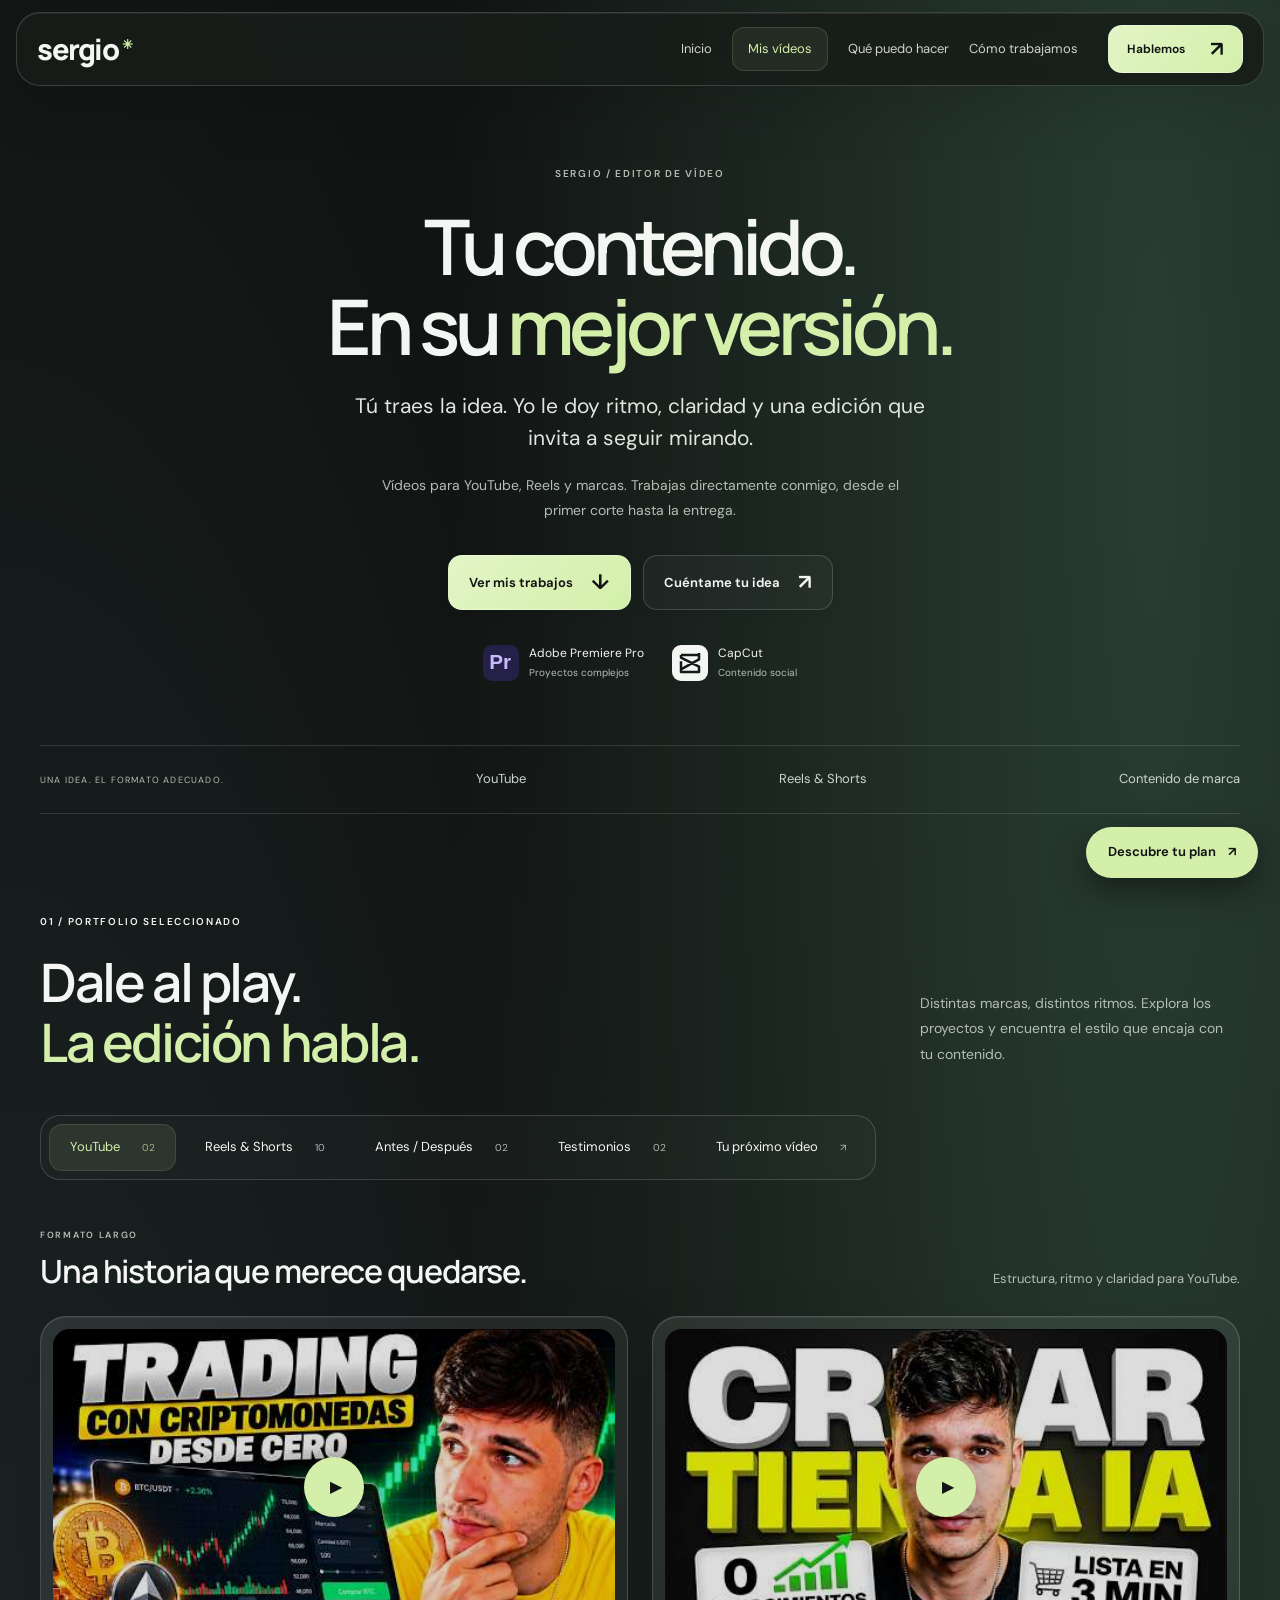
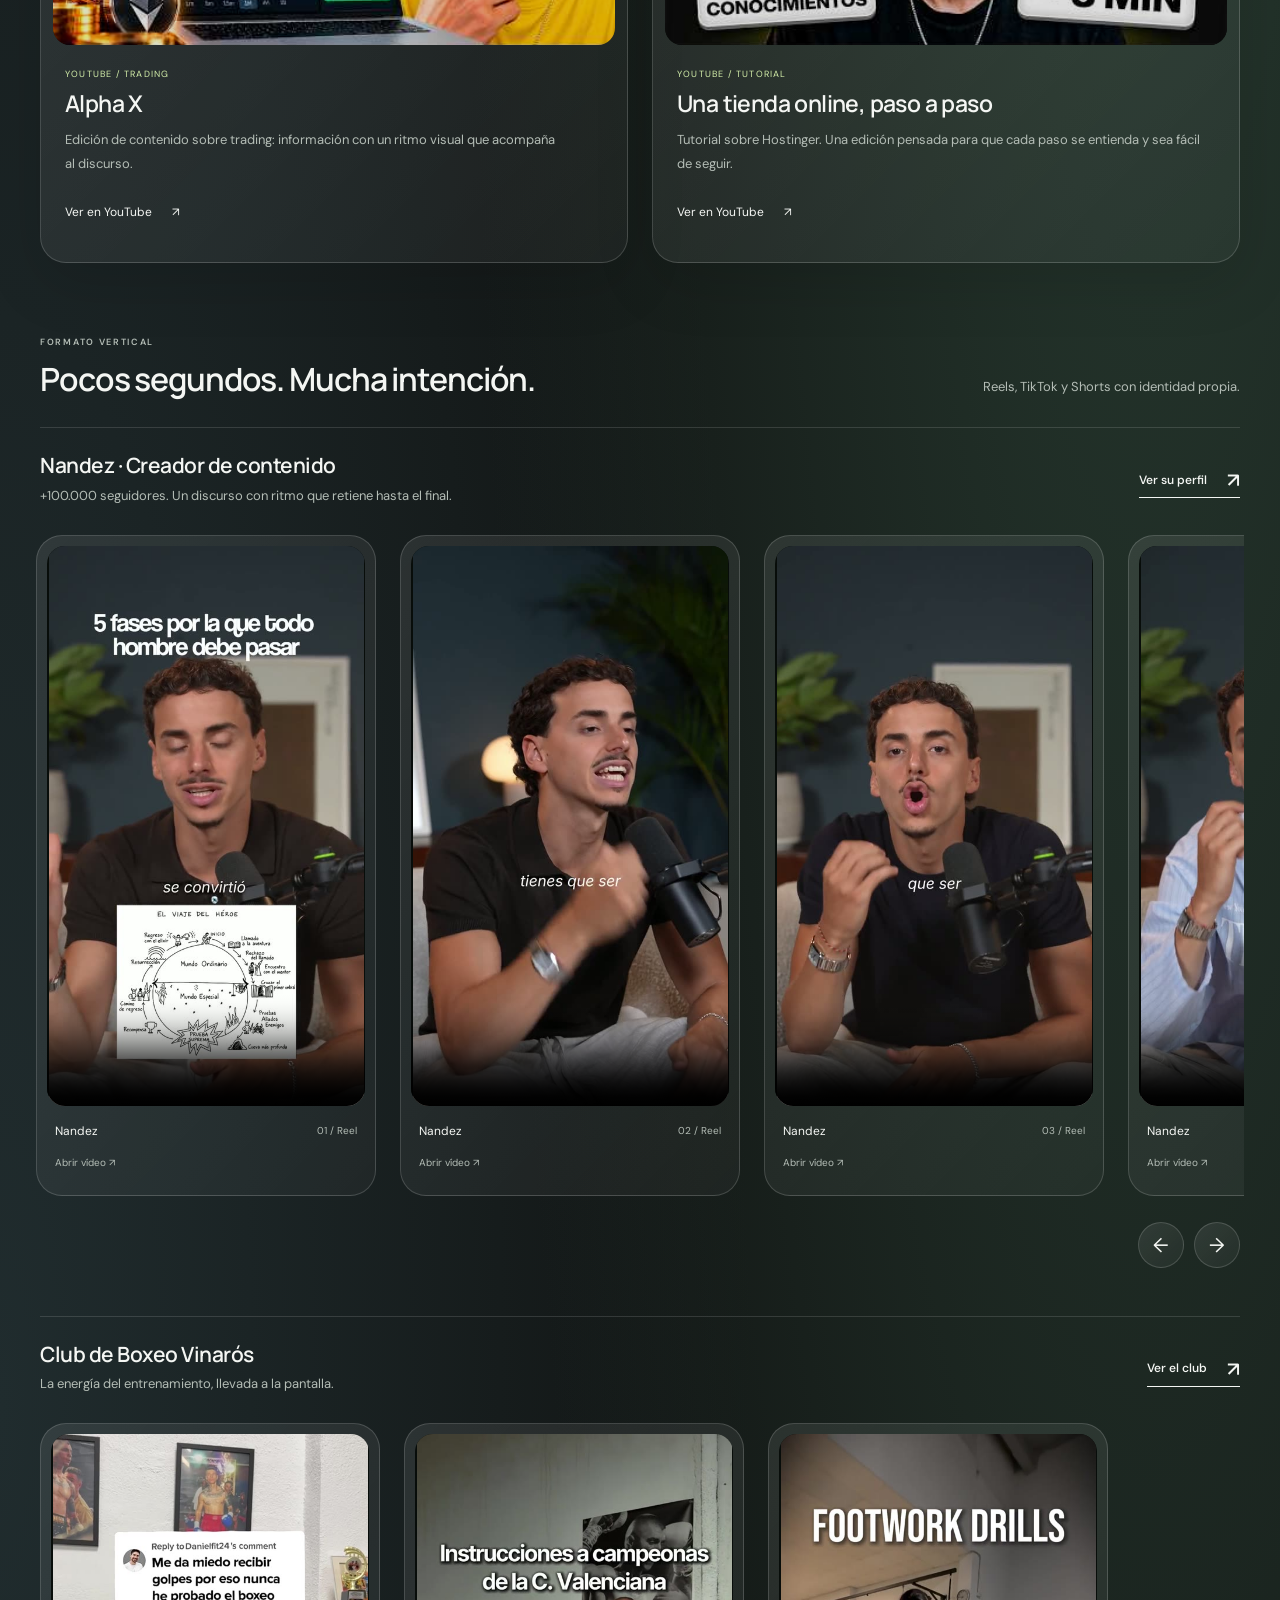
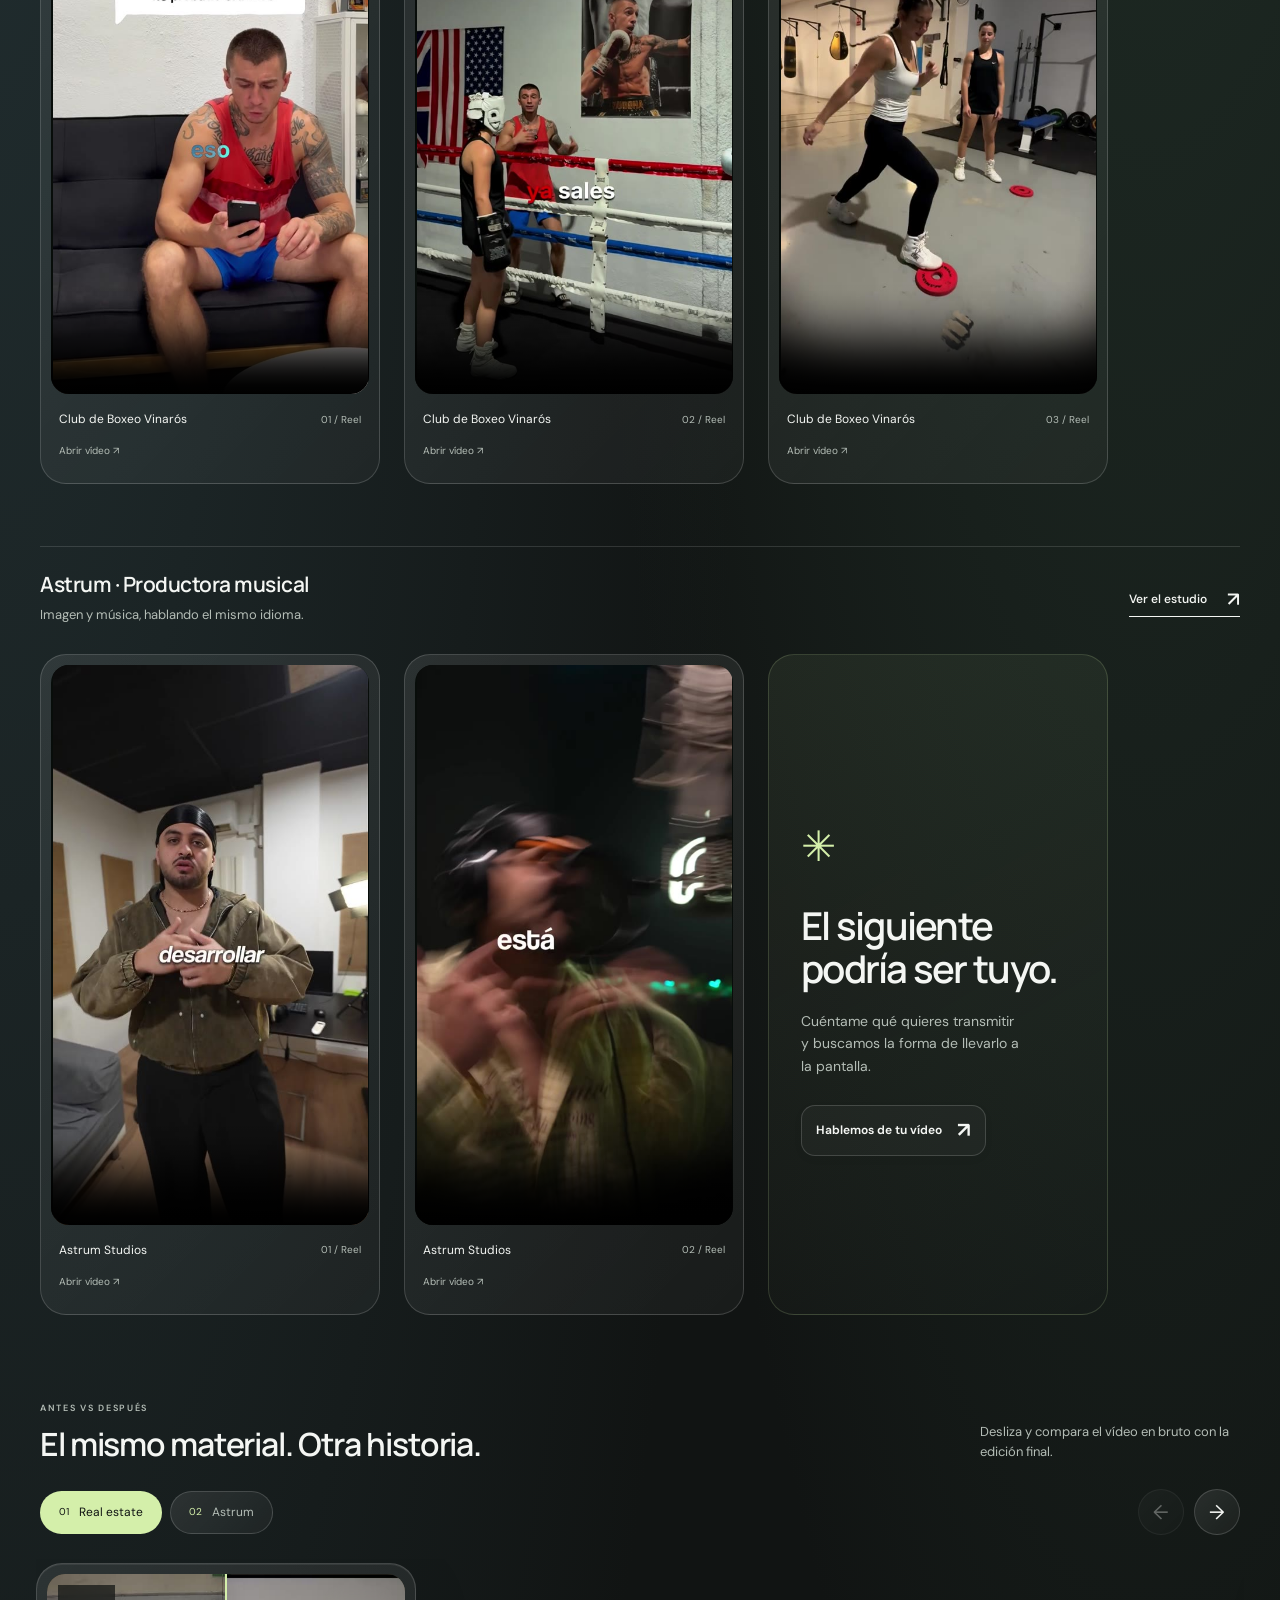
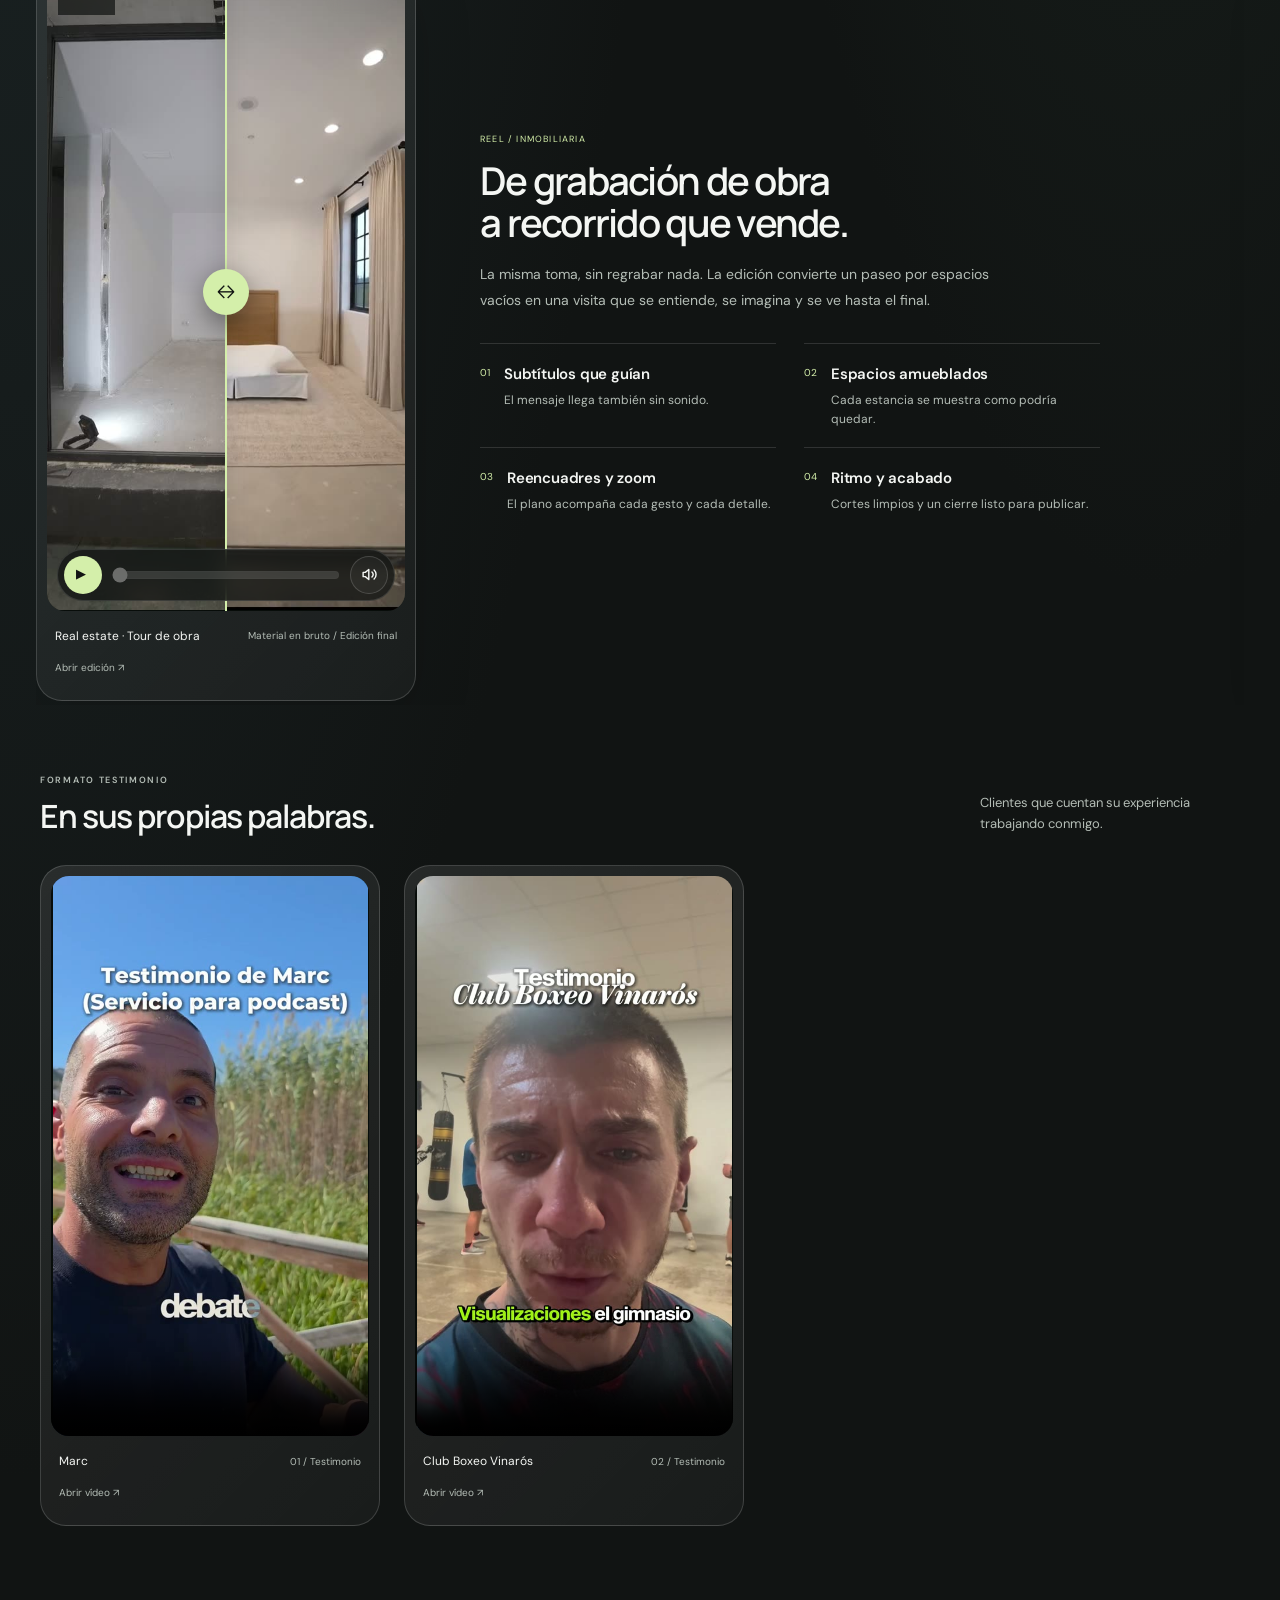
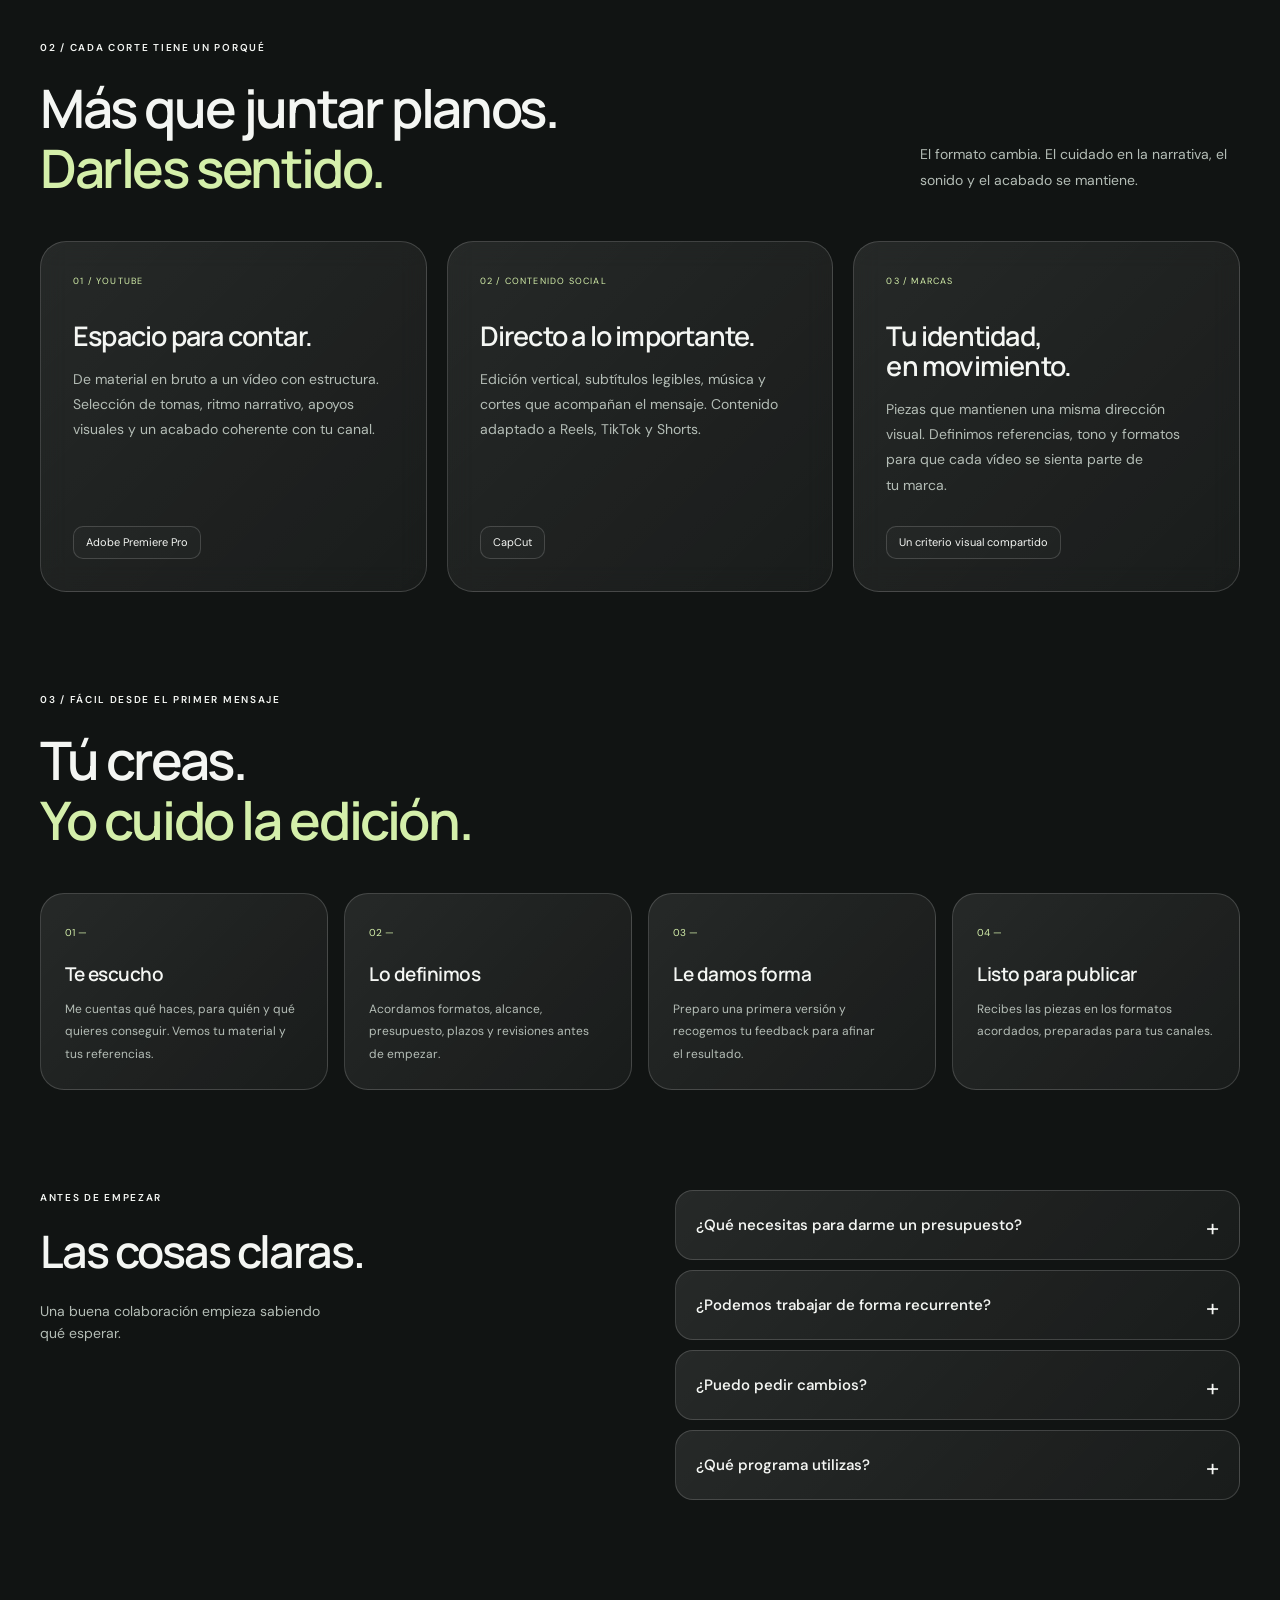
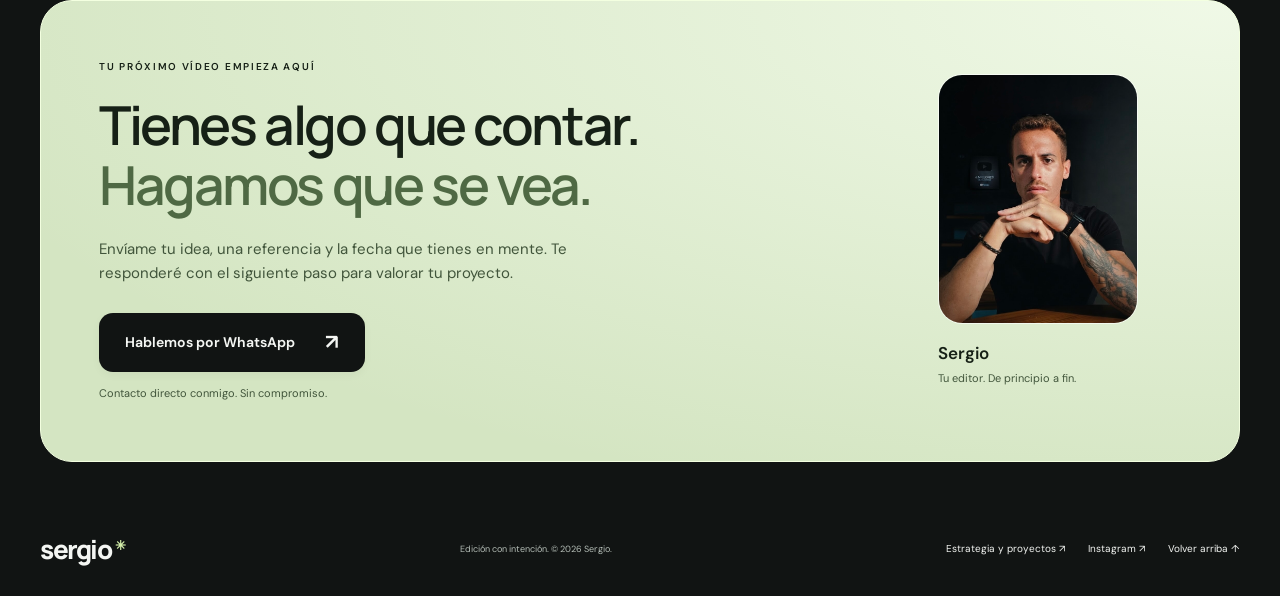
<file: videos.html>
<!DOCTYPE html>
<html lang="es">
<head>
  <meta charset="UTF-8">
  <meta name="viewport" content="width=device-width, initial-scale=1.0">
  <meta name="theme-color" content="#111413">
  <title>Sergio — Editor de vídeo para YouTube, Reels y marcas</title>
  <meta name="description" content="Edición de vídeo con intención. Descubre mis trabajos para YouTube, Reels y marcas. Adobe Premiere Pro para proyectos complejos y CapCut para contenido social.">
  <link rel="canonical" href="https://sergiocreator.com/videos">
  <meta property="og:title" content="Sergio — Tu contenido, en su mejor versión">
  <meta property="og:description" content="Portfolio de edición de vídeo: YouTube, Reels y contenido para marcas. Mira los trabajos y hablemos de tu próximo vídeo.">
  <meta property="og:type" content="website">
  <meta property="og:url" content="https://sergiocreator.com/videos">
  <meta property="og:image" content="https://sergiocreator.com/assets/og/og-videos.jpg">
  <meta property="og:image:type" content="image/jpeg">
  <meta property="og:image:width" content="1200">
  <meta property="og:image:height" content="630">
  <meta property="og:image:alt" content="Sergio, editor de vídeo: tu contenido en su mejor versión">
  <meta property="og:locale" content="es_ES">
  <meta property="og:site_name" content="Sergio">
  <meta name="twitter:card" content="summary_large_image">
  <meta name="twitter:image" content="https://sergiocreator.com/assets/og/og-videos.jpg">
  <link rel="icon" href="assets/favicon.svg" type="image/svg+xml">
  <link rel="preconnect" href="https://fonts.googleapis.com">
  <link rel="preconnect" href="https://fonts.gstatic.com" crossorigin>
  <link href="https://fonts.googleapis.com/css2?family=DM+Sans:wght@400;450;500;550;600;650;700&family=Manrope:wght@400;500;600;650;700;750;800&display=swap" rel="stylesheet">
  <link rel="stylesheet" href="assets/portfolio.css?v=20261015">
  <link rel="stylesheet" href="assets/premium.css?v=20261002">
  <link rel="stylesheet" href="assets/videos.css?v=20261024b">
  <script src="assets/videos.js?v=20261024" defer></script>
</head>
<body class="video-portfolio">
  <a class="skip-link" href="#contenido">Saltar al contenido</a>
  <header class="site-header">
    <div class="container header-inner">
      <a class="wordmark" href="index.html" aria-label="Sergio, inicio">sergio<span aria-hidden="true">✳</span></a>
      <nav class="main-nav" id="main-nav" aria-label="Navegación principal">
        <a href="index.html">Inicio</a>
        <a href="#trabajos" class="nav-featured">Mis vídeos</a>
        <a href="#edicion">Qué puedo hacer</a>
        <a href="#proceso">Cómo trabajamos</a>
      </nav>
      <div class="header-actions">
        <a class="button button-lime button-small header-cta" href="#contacto">Hablemos <span aria-hidden="true">↗</span></a>
        <button class="menu-toggle" type="button" aria-controls="main-nav" aria-expanded="false" aria-label="Abrir menú" hidden><span></span><span></span></button>
      </div>
    </div>
  </header>

  <main id="contenido">
    <section class="edit-hero container" aria-labelledby="edit-title">
      <div class="edit-hero-copy">
        <p class="eyebrow">SERGIO / EDITOR DE VÍDEO</p>
        <h1 id="edit-title">Tu contenido.<br>En su <span>mejor versión.</span></h1>
        <p class="edit-lead">Tú traes la idea. Yo le doy ritmo, claridad y una edición que invita a seguir mirando.</p>
        <p class="edit-detail">Vídeos para YouTube, Reels y marcas. Trabajas directamente conmigo, desde el primer corte hasta la entrega.</p>
        <div class="hero-buttons">
          <a class="button button-lime" href="#trabajos">Ver mis trabajos <span aria-hidden="true">↓</span></a>
          <a class="button button-quiet" href="#contacto">Cuéntame tu idea <span aria-hidden="true">↗</span></a>
        </div>
        <div class="editing-tools" aria-label="Herramientas de edición">
          <span><svg class="tool-icon premiere-icon" viewBox="0 0 40 40" aria-hidden="true"><rect width="40" height="40" rx="10" fill="#242047"/><text x="7" y="27" fill="#c8baff" font-family="Arial,sans-serif" font-size="23" font-weight="600">Pr</text></svg><span>Adobe Premiere Pro<small>Proyectos complejos</small></span></span>
          <span><svg class="tool-icon" viewBox="0 0 40 40" aria-hidden="true"><rect width="40" height="40" rx="10" fill="#f4f6f3"/><path d="M10 11h20v5L10 27v3h20v-6L10 14v-3m0 7v8m20-14v-3" fill="none" stroke="#151817" stroke-width="2.8" stroke-linejoin="round"/></svg><span>CapCut<small>Contenido social</small></span></span>
        </div>
      </div>
    </section>

    <div class="format-strip container" aria-label="Formatos de vídeo"><span>UNA IDEA. EL FORMATO ADECUADO.</span><span>YouTube</span><span>Reels & Shorts</span><span>Contenido de marca</span></div>

    <section class="edit-work container" id="trabajos" aria-labelledby="work-title">
      <div class="section-heading"><div><p class="eyebrow">01 / PORTFOLIO SELECCIONADO</p><h2 id="work-title">Dale al play.<br><span class="accent">La edición habla.</span></h2></div><p class="section-intro">Distintas marcas, distintos ritmos. Explora los proyectos y encuentra el estilo que encaja con tu contenido.</p></div>
      <nav class="format-nav" aria-label="Explorar por formato"><a href="#videos-largos">YouTube <span>02</span></a><a href="#videos-cortos">Reels & Shorts <span>10</span></a><a href="#antes-despues">Antes / Después <span>02</span></a><a href="#testimonios">Testimonios <span>02</span></a><a href="#contacto">Tu próximo vídeo <span aria-hidden="true">↗</span></a></nav>

      <div class="work-group" id="videos-largos">
        <div class="work-group-heading"><div><p class="eyebrow">FORMATO LARGO</p><h3>Una historia que merece quedarse.</h3></div><p>Estructura, ritmo y claridad para YouTube.</p></div>
        <div class="long-video-grid">
          <article class="film-card">
            <div class="youtube-frame"><a class="youtube-preview" href="https://www.youtube.com/watch?v=YUQYsLqeAqo" data-youtube="YUQYsLqeAqo" aria-label="Reproducir proyecto de edición para Alpha X"><img src="assets/alpha-x-poster.jpg" width="480" height="360" alt="Trading con criptomonedas desde cero, proyecto Alpha X" loading="lazy"><span class="play-icon" aria-hidden="true">▶</span></a></div>
            <div class="film-copy"><p class="film-label">YOUTUBE / TRADING</p><h4>Alpha X</h4><p>Edición de contenido sobre trading: información con un ritmo visual que acompaña al discurso.</p><a href="https://www.youtube.com/watch?v=YUQYsLqeAqo" target="_blank" rel="noopener noreferrer">Ver en YouTube <span aria-hidden="true">↗</span></a></div>
          </article>
          <article class="film-card">
            <div class="youtube-frame"><a class="youtube-preview" href="https://www.youtube.com/watch?v=F4V7q26VdYM" data-youtube="F4V7q26VdYM" aria-label="Reproducir tutorial sobre tiendas online con Hostinger"><img src="assets/hostinger-poster.jpg" width="480" height="360" alt="Cómo crear una tienda online con Hostinger" loading="lazy"><span class="play-icon" aria-hidden="true">▶</span></a></div>
            <div class="film-copy"><p class="film-label">YOUTUBE / TUTORIAL</p><h4>Una tienda online, paso a paso</h4><p>Tutorial sobre Hostinger. Una edición pensada para que cada paso se entienda y sea fácil de seguir.</p><a href="https://www.youtube.com/watch?v=F4V7q26VdYM" target="_blank" rel="noopener noreferrer">Ver en YouTube <span aria-hidden="true">↗</span></a></div>
          </article>
        </div>
      </div>

      <div class="work-group" id="videos-cortos">
        <div class="work-group-heading"><div><p class="eyebrow">FORMATO VERTICAL</p><h3>Pocos segundos. Mucha intención.</h3></div><p>Reels, TikTok y Shorts con identidad propia.</p></div>
        <div class="reel-project" id="nandez">
          <div class="reel-project-heading"><div><h4>Nandez · Creador de contenido</h4><p>+100.000 seguidores. Un discurso con ritmo que retiene hasta el final.</p></div><a class="text-link" href="https://www.instagram.com/nandez.etc/" target="_blank" rel="noopener noreferrer">Ver su perfil <span aria-hidden="true">↗</span></a></div>
          <div class="reel-grid reel-carousel" role="region" aria-label="Proyectos de Nandez">
            <figure class="reel-card"><video controls playsinline preload="none" poster="assets/nandez-1-poster.jpg" aria-label="Nandez, proyecto 1"><source src="assets/videos-cortos/nandez-1.mp4" type="video/mp4"></video><figcaption><span>Nandez</span><small>01 / Reel</small><a class="video-fallback" href="assets/videos-cortos/nandez-1.mp4">Abrir vídeo ↗</a></figcaption></figure>
            <figure class="reel-card"><video controls playsinline preload="none" poster="assets/nandez-2-poster.jpg" aria-label="Nandez, proyecto 2"><source src="assets/videos-cortos/nandez-2.mp4" type="video/mp4"></video><figcaption><span>Nandez</span><small>02 / Reel</small><a class="video-fallback" href="assets/videos-cortos/nandez-2.mp4">Abrir vídeo ↗</a></figcaption></figure>
            <figure class="reel-card"><video controls playsinline preload="none" poster="assets/nandez-3-poster.jpg" aria-label="Nandez, proyecto 3"><source src="assets/videos-cortos/nandez-3.mp4" type="video/mp4"></video><figcaption><span>Nandez</span><small>03 / Reel</small><a class="video-fallback" href="assets/videos-cortos/nandez-3.mp4">Abrir vídeo ↗</a></figcaption></figure>
            <figure class="reel-card"><video controls playsinline preload="none" poster="assets/nandez-4-poster.jpg" aria-label="Nandez, proyecto 4"><source src="assets/videos-cortos/nandez-4.mp4" type="video/mp4"></video><figcaption><span>Nandez</span><small>04 / Reel</small><a class="video-fallback" href="assets/videos-cortos/nandez-4.mp4">Abrir vídeo ↗</a></figcaption></figure>
            <figure class="reel-card"><video controls playsinline preload="none" poster="assets/nandez-5-poster.jpg" aria-label="Nandez, proyecto 5"><source src="assets/videos-cortos/nandez-5.mp4" type="video/mp4"></video><figcaption><span>Nandez</span><small>05 / Reel</small><a class="video-fallback" href="assets/videos-cortos/nandez-5.mp4">Abrir vídeo ↗</a></figcaption></figure>
          </div>
        </div>
        <div class="reel-project" id="boxeo">
          <div class="reel-project-heading"><div><h4>Club de Boxeo Vinarós</h4><p>La energía del entrenamiento, llevada a la pantalla.</p></div><a class="text-link" href="https://www.instagram.com/club_boxeovinaros/" target="_blank" rel="noopener noreferrer">Ver el club <span aria-hidden="true">↗</span></a></div>
          <div class="reel-grid reel-carousel" role="region" aria-label="Proyectos de Club de Boxeo Vinarós">
            <figure class="reel-card"><video controls playsinline preload="none" poster="assets/boxeo-1-poster.jpg" aria-label="Club de Boxeo Vinarós, proyecto 1"><source src="assets/videos-cortos/boxeo-1.mp4" type="video/mp4"></video><figcaption><span>Club de Boxeo Vinarós</span><small>01 / Reel</small><a class="video-fallback" href="assets/videos-cortos/boxeo-1.mp4">Abrir vídeo ↗</a></figcaption></figure>
            <figure class="reel-card"><video controls playsinline preload="none" poster="assets/boxeo-2-poster.jpg" aria-label="Club de Boxeo Vinarós, proyecto 2"><source src="assets/videos-cortos/boxeo-2.mp4" type="video/mp4"></video><figcaption><span>Club de Boxeo Vinarós</span><small>02 / Reel</small><a class="video-fallback" href="assets/videos-cortos/boxeo-2.mp4">Abrir vídeo ↗</a></figcaption></figure>
            <figure class="reel-card"><video controls playsinline preload="none" poster="assets/boxeo-3-poster.jpg" aria-label="Club de Boxeo Vinarós, proyecto 3"><source src="assets/videos-cortos/boxeo-3.mp4" type="video/mp4"></video><figcaption><span>Club de Boxeo Vinarós</span><small>03 / Reel</small><a class="video-fallback" href="assets/videos-cortos/boxeo-3.mp4">Abrir vídeo ↗</a></figcaption></figure>
          </div>
        </div>
        <div class="reel-project" id="astrum">
          <div class="reel-project-heading"><div><h4>Astrum · Productora musical</h4><p>Imagen y música, hablando el mismo idioma.</p></div><a class="text-link" href="https://www.instagram.com/astrumstudios/" target="_blank" rel="noopener noreferrer">Ver el estudio <span aria-hidden="true">↗</span></a></div>
          <div class="reel-grid reel-carousel" role="region" aria-label="Proyectos de Astrum Studios">
            <figure class="reel-card"><video controls playsinline preload="none" poster="assets/productora-musical-poster.jpg" aria-label="Astrum, proyecto musical 1"><source src="assets/videos-cortos/productora-musical.mp4" type="video/mp4"></video><figcaption><span>Astrum Studios</span><small>01 / Reel</small><a class="video-fallback" href="assets/videos-cortos/productora-musical.mp4">Abrir vídeo ↗</a></figcaption></figure>
            <figure class="reel-card"><video controls playsinline preload="none" poster="assets/productora-musical2-poster.jpg" aria-label="Astrum, proyecto musical 2"><source src="assets/videos-cortos/productora-musical2.mp4" type="video/mp4"></video><figcaption><span>Astrum Studios</span><small>02 / Reel</small><a class="video-fallback" href="assets/videos-cortos/productora-musical2.mp4">Abrir vídeo ↗</a></figcaption></figure>
            <div class="reel-invitation"><span aria-hidden="true">✳</span><h4>El siguiente<br>podría ser tuyo.</h4><p>Cuéntame qué quieres transmitir y buscamos la forma de llevarlo a la pantalla.</p><a class="button button-quiet" href="#contacto">Hablemos de tu vídeo <span aria-hidden="true">↗</span></a></div>
          </div>
        </div>
      </div>

      <div class="work-group" id="antes-despues">
        <div class="work-group-heading"><div><p class="eyebrow">ANTES VS DESPUÉS</p><h3>El mismo material. Otra historia.</h3></div><p>Desliza y compara el vídeo en bruto con la edición final.</p></div>
        <div class="ba-carousel" role="region" aria-roledescription="carrusel" aria-label="Comparaciones antes y después" tabindex="0">
        <div class="ba-layout" role="group" aria-roledescription="comparación" aria-label="1 de 2: Real estate" data-label="Real estate">
          <figure class="ba-card">
            <div class="ba-stage" data-ba style="--ba-pos:50%">
              <div class="ba-pane ba-before"><video controls playsinline preload="none" poster="assets/real-estate-antes-poster.jpg" aria-label="Real estate, vídeo en bruto sin editar"><source src="assets/videos-cortos/real-estate-antes.mp4" type="video/mp4"></video><span class="ba-tag">Antes</span></div>
              <div class="ba-pane ba-after"><video controls playsinline preload="none" poster="assets/real-estate-despues-poster.jpg" aria-label="Real estate, vídeo editado"><source src="assets/videos-cortos/real-estate-despues.mp4" type="video/mp4"></video><span class="ba-tag">Después</span></div>
            </div>
            <figcaption><span>Real estate · Tour de obra</span><small>Material en bruto / Edición final</small><a class="video-fallback" href="assets/videos-cortos/real-estate-despues.mp4">Abrir edición ↗</a></figcaption>
          </figure>
          <div class="ba-copy">
            <p class="film-label">REEL / INMOBILIARIA</p>
            <h4>De grabación de obra a recorrido que vende.</h4>
            <p>La misma toma, sin regrabar nada. La edición convierte un paseo por espacios vacíos en una visita que se entiende, se imagina y se ve hasta el final.</p>
            <ol class="ba-changes">
              <li><span>01</span><div><strong>Subtítulos que guían</strong><small>El mensaje llega también sin sonido.</small></div></li>
              <li><span>02</span><div><strong>Espacios amueblados</strong><small>Cada estancia se muestra como podría quedar.</small></div></li>
              <li><span>03</span><div><strong>Reencuadres y zoom</strong><small>El plano acompaña cada gesto y cada detalle.</small></div></li>
              <li><span>04</span><div><strong>Ritmo y acabado</strong><small>Cortes limpios y un cierre listo para publicar.</small></div></li>
            </ol>
          </div>
        </div>
        <div class="ba-layout" role="group" aria-roledescription="comparación" aria-label="2 de 2: Astrum" data-label="Astrum">
          <figure class="ba-card">
            <div class="ba-stage" data-ba style="--ba-pos:50%">
              <div class="ba-pane ba-before"><video controls playsinline preload="none" poster="assets/astrum-antes-poster.jpg" aria-label="Astrum, vídeo en bruto sin editar"><source src="assets/videos-cortos/astrum-antes.mp4" type="video/mp4"></video><span class="ba-tag">Antes</span></div>
              <div class="ba-pane ba-after"><video controls playsinline preload="none" poster="assets/astrum-despues-poster.jpg" aria-label="Astrum, vídeo editado"><source src="assets/videos-cortos/astrum-despues.mp4" type="video/mp4"></video><span class="ba-tag">Después</span></div>
            </div>
            <figcaption><span>Astrum · Productora musical</span><small>Material en bruto / Edición final</small><a class="video-fallback" href="assets/videos-cortos/astrum-despues.mp4">Abrir edición ↗</a></figcaption>
          </figure>
          <div class="ba-copy">
            <p class="film-label">REEL / PRODUCTORA MUSICAL</p>
            <h4>De un mensaje a cámara a una pieza que se sigue.</h4>
            <p>Mismo plano, mismas palabras. La edición pone en pantalla lo que se cuenta para que el mensaje del estudio se entienda y se recuerde.</p>
            <ol class="ba-changes">
              <li><span>01</span><div><strong>Subtítulos palabra a palabra</strong><small>Cada frase se lee al ritmo de la voz.</small></div></li>
              <li><span>02</span><div><strong>Inserciones que ilustran</strong><small>Lo que se menciona, aparece en pantalla.</small></div></li>
              <li><span>03</span><div><strong>Atención sostenida</strong><small>Siempre hay algo nuevo que mirar.</small></div></li>
              <li><span>04</span><div><strong>Listo para publicar</strong><small>Formato y acabado pensados para Reels.</small></div></li>
            </ol>
          </div>
        </div>
        </div>
      </div>

      <div class="work-group" id="testimonios">
        <div class="work-group-heading"><div><p class="eyebrow">FORMATO TESTIMONIO</p><h3>En sus propias palabras.</h3></div><p>Clientes que cuentan su experiencia trabajando conmigo.</p></div>
        <div class="reel-grid reel-carousel" role="region" aria-label="Testimonios de clientes">
          <figure class="reel-card"><video controls playsinline preload="none" poster="assets/testimonio-marc-poster.jpg" aria-label="Testimonio de Marc sobre el servicio para podcast"><source src="assets/testimonio-marc-web.mp4" type="video/mp4"></video><figcaption><span>Marc</span><small>01 / Testimonio</small><a class="video-fallback" href="assets/testimonio-marc-web.mp4">Abrir vídeo ↗</a></figcaption></figure>
          <figure class="reel-card"><video controls playsinline preload="none" poster="assets/testimonio-boxeo-poster.jpg" aria-label="Testimonio del Club de Boxeo Vinarós"><source src="assets/testimonio-boxeo-web.mp4" type="video/mp4"></video><figcaption><span>Club Boxeo Vinarós</span><small>02 / Testimonio</small><a class="video-fallback" href="assets/testimonio-boxeo-web.mp4">Abrir vídeo ↗</a></figcaption></figure>
        </div>
      </div>
    </section>

    <section class="edit-services container" id="edicion" aria-labelledby="editing-title">
      <div class="section-heading"><div><p class="eyebrow">02 / CADA CORTE TIENE UN PORQUÉ</p><h2 id="editing-title">Más que juntar planos.<br><span class="accent">Darles sentido.</span></h2></div><p class="section-intro">El formato cambia. El cuidado en la narrativa, el sonido y el acabado se mantiene.</p></div>
      <div class="edit-service-grid">
        <article class="glass-panel"><span class="service-number">01 / YOUTUBE</span><h3>Espacio para contar.</h3><p>De material en bruto a un vídeo con estructura. Selección de tomas, ritmo narrativo, apoyos visuales y un acabado coherente con tu canal.</p><span class="tool-tag">Adobe Premiere Pro</span></article>
        <article class="glass-panel"><span class="service-number">02 / CONTENIDO SOCIAL</span><h3>Directo a lo importante.</h3><p>Edición vertical, subtítulos legibles, música y cortes que acompañan el mensaje. Contenido adaptado a Reels, TikTok y Shorts.</p><span class="tool-tag">CapCut</span></article>
        <article class="glass-panel"><span class="service-number">03 / MARCAS</span><h3>Tu identidad, en movimiento.</h3><p>Piezas que mantienen una misma dirección visual. Definimos referencias, tono y formatos para que cada vídeo se sienta parte de tu marca.</p><span class="tool-tag">Un criterio visual compartido</span></article>
      </div>
    </section>

    <section class="edit-process container" id="proceso" aria-labelledby="process-title">
      <div class="section-heading"><div><p class="eyebrow">03 / FÁCIL DESDE EL PRIMER MENSAJE</p><h2 id="process-title">Tú creas.<br><span class="accent">Yo cuido la edición.</span></h2></div></div>
      <ol class="process-grid"><li><span>01 —</span><h3>Te escucho</h3><p>Me cuentas qué haces, para quién y qué quieres conseguir. Vemos tu material y tus referencias.</p></li><li><span>02 —</span><h3>Lo definimos</h3><p>Acordamos formatos, alcance, presupuesto, plazos y revisiones antes de empezar.</p></li><li><span>03 —</span><h3>Le damos forma</h3><p>Preparo una primera versión y recogemos tu feedback para afinar el resultado.</p></li><li><span>04 —</span><h3>Listo para publicar</h3><p>Recibes las piezas en los formatos acordados, preparadas para tus canales.</p></li></ol>
    </section>

    <section class="edit-faq container" aria-labelledby="faq-title"><div class="faq-grid"><div><p class="eyebrow">ANTES DE EMPEZAR</p><h2 id="faq-title">Las cosas claras.</h2><p>Una buena colaboración empieza sabiendo qué esperar.</p></div><div class="faq-list"><details><summary>¿Qué necesitas para darme un presupuesto?</summary><p>El tipo de vídeo, la duración aproximada del material y de la pieza final, una referencia de estilo y la fecha que tienes en mente. Con eso podemos concretar el alcance.</p></details><details><summary>¿Podemos trabajar de forma recurrente?</summary><p>Sí. Podemos plantear vídeos puntuales o un calendario de contenido, ajustando el volumen y las entregas a lo que necesitas.</p></details><details><summary>¿Puedo pedir cambios?</summary><p>Acordamos las rondas de revisión en la propuesta. Tendrás un punto de revisión para compartir tus comentarios sobre la edición.</p></details><details><summary>¿Qué programa utilizas?</summary><p>Adobe Premiere Pro para proyectos complejos y CapCut para contenido social. Elijo el flujo de trabajo según las necesidades de cada pieza.</p></details></div></div></section>

    <section class="edit-contact container" id="contacto" aria-labelledby="contact-title"><div class="edit-contact-panel"><div><p class="eyebrow">TU PRÓXIMO VÍDEO EMPIEZA AQUÍ</p><h2 id="contact-title">Tienes algo que contar.<br><span>Hagamos que se vea.</span></h2><p>Envíame tu idea, una referencia y la fecha que tienes en mente. Te responderé con el siguiente paso para valorar tu proyecto.</p><a class="button button-dark" href="https://wa.me/34643105522?text=Hola%20Sergio%2C%20he%20visto%20tu%20portfolio%20de%20edici%C3%B3n.%20Quiero%20un%20v%C3%ADdeo%20para%3A%20%0AReferencia%20de%20estilo%3A%20%0AFecha%20prevista%3A%20" target="_blank" rel="noopener noreferrer">Hablemos por WhatsApp <span aria-hidden="true">↗</span></a><small>Contacto directo conmigo. Sin compromiso.</small></div><div class="editor-signature"><img src="assets/Yo.jpg" width="768" height="1376" alt="Sergio, editor de vídeo" loading="lazy"><span>Sergio<small>Tu editor. De principio a fin.</small></span></div></div></section>
  </main>
  <footer class="site-footer container"><a class="wordmark" href="index.html" aria-label="Sergio, portfolio principal">sergio<span aria-hidden="true">✳</span></a><p>Edición con intención. © <span id="year">2026</span> Sergio.</p><div class="footer-links"><a href="index.html">Estrategia y proyectos ↗</a><a href="https://www.instagram.com/sergio.creator" target="_blank" rel="noopener noreferrer">Instagram ↗</a><a href="#contenido">Volver arriba ↑</a></div></footer>
  <a class="float-quote" href="plan.html">Descubre tu plan <span aria-hidden="true">↗</span></a>
</body>
</html>
</file>
<file: assets/portfolio.css>
/* Sergio — an editorial, project-first portfolio. */

:root{--ink:#171916;--paper:#f3f2eb;--lime:#d5f578;--muted:#b2b4a9;--line:#383b33;--paper-line:#d6d7cd;--display:'Manrope',sans-serif;--body:'DM Sans',sans-serif;--serif:Georgia,'Times New Roman',serif}
*,*::before,*::after{box-sizing:border-box}
html{scroll-behavior:smooth;scroll-padding-top:100px}
body{margin:0;background:var(--ink);color:var(--paper);font-family:var(--body);font-size:16px;line-height:1.6;-webkit-font-smoothing:antialiased}
body.modal-open{overflow:hidden}
button,a{-webkit-tap-highlight-color:transparent}
a{color:inherit;text-decoration:none}
button{font:inherit;cursor:pointer}
button:disabled{cursor:default;opacity:.35}
img{display:block;max-width:100%;height:auto}
h1,h2,h3,h4,p{margin:0}
h1,h2,h3,h4{font-family:var(--display);font-weight:600;line-height:1.12}
button,[href]{touch-action:manipulation}
button:focus-visible,a:focus-visible,[tabindex]:focus-visible,summary:focus-visible{outline:3px solid currentColor;outline-offset:6px}
[hidden]{display:none!important}
::selection{background:var(--lime);color:var(--ink)}
.container{width:min(1280px,calc(100% - 112px));margin-inline:auto}
.skip-link{position:fixed;top:12px;left:12px;transform:translateY(-180%);z-index:100;background:var(--lime);color:var(--ink);padding:12px 20px}
.skip-link:focus{transform:translateY(0)}
.site-header{position:sticky;top:0;z-index:20;background:rgba(23,25,22,.96);border-bottom:1px solid var(--line);backdrop-filter:blur(16px)}
.header-inner{height:88px;display:flex;align-items:center;justify-content:space-between;gap:30px}
.wordmark{font-family:var(--display);font-weight:800;font-size:34px;letter-spacing:-2px;line-height:1}
.wordmark>span{font-size:13px;vertical-align:top;display:inline-block;margin:3px 0 0 4px;letter-spacing:0;color:var(--lime)}
.main-nav{display:flex;gap:34px;margin-left:auto;margin-right:44px;font-size:13px}
.main-nav>a{padding-block:12px;color:#d1d3c9;transition:color .2s}
.main-nav>a:hover,.main-nav>a[aria-current]{color:var(--lime)}
.main-nav .mobile-contact{display:none}
.header-actions{display:flex;align-items:center;gap:26px}
.language-switch{display:flex;align-items:center;gap:5px;font-size:11px;color:#888d80}
.language-switch button{border:0;padding:12px 5px;color:var(--muted);background:none;font-size:11px}
.language-switch button[aria-pressed=true]{color:var(--paper);font-weight:700}
.button{display:inline-flex;align-items:center;justify-content:center;gap:30px;padding:18px 25px;border:1px solid transparent;border-radius:5px;font-size:14px;font-weight:650;line-height:1.4;transition:background .2s,transform .2s}
.button>span:last-child{font-size:21px;line-height:1}
.button:hover{transform:translateY(-3px)}
.button-lime{background:var(--lime);color:var(--ink)}
.button-lime:hover{background:#e3ffa2}
.button-small{padding:12px 18px;font-size:12px;gap:25px}
.button-dark{background:var(--ink);color:var(--paper)}
.button-dark:hover{background:#30352a}
.text-link{display:inline-flex;align-items:center;gap:20px;font-size:14px;font-weight:550;border-bottom:1px solid currentColor;padding-block:7px;transition:gap .2s}
.text-link:hover{gap:28px}
.text-link>span:last-child{font-size:20px;line-height:1}
.menu-toggle{display:none;background:none;border:1px solid var(--line);width:44px;height:44px;border-radius:4px;padding:12px}
.menu-toggle span{display:block;background:var(--paper);height:1px;margin:6px 0;transition:transform .2s}
.menu-toggle[aria-expanded=true] span:first-child{transform:translateY(3.5px) rotate(45deg)}
.menu-toggle[aria-expanded=true] span:last-child{transform:translateY(-3.5px) rotate(-45deg)}
.eyebrow{font-size:10px;font-weight:600;letter-spacing:1.7px;line-height:1.6;display:flex;align-items:center;gap:16px}
.section-number{opacity:.72;letter-spacing:.5px}
.accent{color:var(--lime)}
.serif{font-family:var(--serif);font-weight:400;font-style:italic;letter-spacing:-2.4px}
.hero-topline{display:flex;justify-content:space-between;align-items:center;padding-top:28px;color:var(--muted)}
.edition{font-size:10px;letter-spacing:1px}
.hero-grid{display:grid;grid-template-columns:1.55fr 1fr;gap:48px;padding:64px 0 66px;align-items:center}
.availability{display:flex;align-items:center;gap:9px;font-size:11px;color:#d4d8ca;margin-bottom:24px}
.status-dot{display:inline-block;width:6px;height:6px;background:var(--lime);border-radius:50%;flex-shrink:0}
h1{font-size:clamp(52px,5.9vw,85px);letter-spacing:-5px;line-height:1.075;font-weight:600}
.hero-last{font-family:var(--serif);font-weight:400;font-style:italic;letter-spacing:-4px}
.hero-description{max-width:440px;color:var(--muted);font-size:15px;line-height:1.8;margin-top:27px}
.hero-buttons{display:flex;align-items:center;gap:28px;margin-top:32px;flex-wrap:wrap}
.hero-buttons .text-link{font-size:12px;border:0}
.hero-note{display:flex;align-items:center;gap:9px;color:var(--muted);font-size:10px;margin-top:24px}
.mini-star{font-size:18px;color:var(--lime)}
.hero-visual{position:relative;width:100%;max-width:380px;margin:0 auto;padding:0 0 37px}
.portrait-frame{position:relative;border-radius:18px;overflow:hidden;aspect-ratio: .84;background:#0d1614}
.portrait-frame>img{width:100%;height:100%;object-fit:cover;object-position:center 48%;filter:saturate(.7)}
.portrait-frame::after{content:'';position:absolute;inset:55% 0 0;background:linear-gradient(transparent,rgba(0,0,0,.7));pointer-events:none}
.portrait-caption{position:absolute;bottom:23px;left:24px;right:24px;z-index:1;font-size:10px;letter-spacing:.5px;display:flex;justify-content:space-between}
.portrait-caption>span:last-child{font-size:18px}
.orbit-stamp{position:absolute;top:-31px;right:-29px;font-size:115px;line-height:1;color:var(--lime);transform:rotate(12deg)}
.experience-note{position:absolute;left:-43px;bottom:10px;display:flex;align-items:center;gap:17px;background:var(--paper);color:var(--ink);padding:17px 22px;max-width:255px;transform:rotate(-5deg);box-shadow:0 10px 30px #0002}
.experience-note>strong{font-family:var(--display);font-size:55px;letter-spacing:-3px;line-height:1;font-weight:600;white-space:nowrap}
.experience-note>strong>span{font-size:30px;vertical-align:top}
.experience-note>span{font-size:11px;line-height:1.5;max-width:110px}
.portrait-index{position:absolute;right:0;bottom:0;font-size:8px;letter-spacing:.8px;color:var(--muted)}
.hero-footer{display:flex;justify-content:space-between;align-items:center;padding:20px 0 25px;border-top:1px solid var(--line);font-size:9px;letter-spacing:1px;color:var(--muted)}
.hero-footer a{display:flex;gap:26px;align-items:center;font-size:11px;letter-spacing:0}
.hero-footer a>span:last-child{font-size:20px;color:var(--lime)}
.proof-strip{border-top:1px solid var(--line);border-bottom:1px solid var(--line);background:#1d201b;color:var(--paper)}
.proof-strip-inner{display:grid;grid-template-columns:1.8fr repeat(3,1fr);align-items:stretch}
.proof-strip-inner>p{display:flex;align-items:center;padding:24px 32px 24px 0;font-size:9px;font-weight:650;letter-spacing:1.25px;line-height:1.65;color:#c6cabc}
.proof-strip-inner>div{min-height:108px;padding:20px 20px;border-left:1px solid var(--line);display:flex;flex-direction:column;justify-content:center;gap:3px}
.proof-strip strong{font:600 31px/1 var(--display);letter-spacing:-2px;color:var(--lime)}
.proof-strip strong span{font-size:.65em}
.proof-strip-inner>div>span{font-size:10px;line-height:1.4;color:var(--muted)}
.light-section{background:var(--paper);color:var(--ink)}
.work-section,.results-section,.services-section,.about-section{padding-block:94px}
.section-heading{display:flex;justify-content:space-between;align-items:flex-end;gap:44px;margin-bottom:44px}
h2{font-size:clamp(38px,4.15vw,60px);letter-spacing:-2.5px;line-height:1.12}
.section-heading h2,.about-copy h2,.contact-section h2{margin-top:22px}
.section-intro{max-width:300px;color:#666b5e;font-size:13px;line-height:1.85;padding-bottom:3px}
.work-toolbar{display:flex;justify-content:space-between;align-items:center;padding-bottom:27px;border-bottom:1px solid var(--paper-line);margin-bottom:32px;gap:15px}
.filters{display:flex;gap:8px;flex-wrap:wrap}
.filters button{border:1px solid var(--paper-line);border-radius:30px;padding:10px 17px;font-size:11px;background:transparent;color:#5f6557;min-height:44px;transition:background .2s,color .2s}
.filters button[aria-pressed=true]{background:var(--ink);color:var(--paper);border-color:var(--ink)}
.filters button:hover:not([aria-pressed=true]){background:#e5e7dc}
.filters sup{font-size:8px;margin-left:8px}
.work-count{font-size:10px;color:#666b5e;white-space:nowrap}
.project-grid{display:grid;grid-template-columns:repeat(12,minmax(0,1fr));gap:48px 28px}
.project-wide{grid-column:span 7}
.project-narrow{grid-column:span 5}
.project-half{grid-column:span 6}
.project-grid.is-filtered .project-card{grid-column:span 6}
.project-visual{position:relative;display:block;height:340px;overflow:hidden;border-radius:16px;isolation:isolate}
.visual-label{position:absolute;top:22px;left:25px;font-size:9px;font-weight:650;letter-spacing:1.3px;z-index:2}
.visual-open{position:absolute;bottom:20px;right:20px;display:grid;place-items:center;width:36px;height:36px;background:var(--paper);border-radius:50%;color:var(--ink);font-size:19px;z-index:3;transition:background .2s,transform .2s}
.project-visual:hover .visual-open{background:var(--lime);transform:rotate(45deg)}
.project-visual img{transition:transform .5s}
.project-visual:hover img{transform:scale(1.035)}
.acro-visual{background:#e4cbc2;display:flex;align-items:center;padding:48px 30px 22px}
.browser-frame{border-radius:5px;overflow:hidden;background:#19151d;box-shadow:0 20px 35px #4c2e3430;width:100%;max-width:520px;margin-inline:auto;transform:rotate(-3deg)}
.browser-bar{display:flex;align-items:center;gap:4px;height:24px;background:#28252b;padding-inline:10px}
.browser-bar i{width:4px;height:4px;border-radius:50%;background:#747077}
.browser-bar span{font-size:7px;color:#a8a2ab;text-align:center;flex:1;padding-right:16px}
.browser-frame img{width:100%;height:auto}
.arkanica-visual{background:#d9d3e5;padding:65px 28px 0}
.app-frame{border-radius:7px 7px 0 0;overflow:hidden;box-shadow:0 20px 35px #33284740;transform:rotate(3deg);height:360px;background:#0b080f}
.app-frame img{width:100%;height:auto}
.podcast-visual{background:#c9d8e0;padding:61px 35px 0}
.podcast-visual>img{width:100%;border-radius:8px;box-shadow:0 15px 40px #213f4c33;transform:rotate(-3deg)}
.podcast-visual:hover>img{transform:rotate(-3deg) scale(1.035)}
.srt-visual{background:#dfe5d8;display:flex;align-items:center;padding:50px 32px 20px;gap:16px}
.srt-type{flex:1;min-width:0;font-family:var(--display);font-size:clamp(21px,2.2vw,32px);letter-spacing:-1px;line-height:1.25}
.srt-type>span:first-child,.srt-type>strong{display:block;font-weight:500}
.srt-type>strong{font-family:var(--serif);font-style:italic}
.srt-type .file-tag{display:inline-flex;gap:6px;font:9px var(--body);letter-spacing:0;padding:10px 12px;border:1px solid #acb69f;border-radius:4px;margin-top:25px;white-space:nowrap}
.file-tag>span{padding-inline:4px}
.phone-frame{width:175px;height:300px;flex-shrink:0;align-self:flex-start;overflow:hidden;border:5px solid #252622;border-radius:20px;transform:rotate(8deg) translateY(20px);box-shadow:0 15px 30px #27301d33;background:#090909}
.phone-frame img{width:100%}
.community-visual{background:#d8e3ba;padding:62px 30px 0}
.community-stat{display:flex;align-items:center;gap:20px;position:relative;z-index:1;margin-bottom:14px}
.community-stat strong{font:600 66px/1 var(--display);letter-spacing:-4px;white-space:nowrap}
.community-stat strong>span{font-size:38px}
.community-stat>span{max-width:95px;font-size:12px;line-height:1.5}
.community-visual>img{width:90%;max-width:360px;margin:0 auto;transform:rotate(-4deg);border-radius:5px;box-shadow:0 20px 30px #21331226}
.community-visual:hover>img{transform:rotate(-4deg) scale(1.035)}
.brand-visual{background:#e9c9b6;padding:65px 25px 0;display:flex;align-items:center;gap:14px}
.brand-type{font:600 64px/.9 var(--display);letter-spacing:-4px;position:relative;z-index:1}
.brand-type em{font:italic 58px/1 var(--serif);letter-spacing:-3px}
.brand-visual>img{width:57%;transform:rotate(7deg);border-radius:9px;box-shadow:0 15px 35px #4c2f2426}
.brand-visual:hover>img{transform:rotate(7deg) scale(1.035)}
.project-info{padding-top:20px}
.project-title-row{display:flex;justify-content:space-between;align-items:center;gap:12px;margin-bottom:11px}
.project-title-row h3{font-size:23px;letter-spacing:-.8px}
.project-title-row h3 a>span[aria-hidden]{font-size:17px;display:inline-block;margin-left:8px;color:#69715d}
.project-title-row h3 a:hover{text-decoration:underline;text-underline-offset:5px}
.project-index{font-size:10px;color:#646b58}
.project-info>p{font-size:14px;line-height:1.8;color:#626857;max-width:52ch}
.result-tag{display:inline-flex;align-items:center;gap:6px;font-size:10px;font-weight:600;margin-top:17px;background:#e2e9d4;color:#3f5229;padding:6px 9px;border-radius:3px}
.project-deliverable{display:block;font-size:10px;color:#646b5a;margin-top:18px}
.work-bottom{display:flex;justify-content:space-between;align-items:center;gap:20px;margin-top:48px;padding-top:25px;border-top:1px solid var(--paper-line);font-size:12px;color:#646b5a}
.work-bottom .text-link{color:var(--ink);font-size:12px}
.results-section .section-intro{color:var(--muted)}
.metrics{display:grid;grid-template-columns:repeat(4,minmax(0,1fr));margin-top:48px;margin-bottom:52px;border-block:1px solid var(--line)}
.metrics>div{padding:28px 28px 30px;border-right:1px solid var(--line)}
.metrics>div:first-child{padding-left:0}
.metrics>div:last-child{border:0}
.metric-platform{font-size:10px;color:var(--muted)}
.metrics strong{display:block;font:500 clamp(44px,5.4vw,75px)/1.2 var(--display);letter-spacing:-4px;margin-top:10px}
.metrics strong>span{font-size:.62em;color:var(--lime);vertical-align:top;padding-left:3px}
.metrics p{font-size:11px;color:var(--muted);margin-top:8px}
.gallery-heading{display:flex;justify-content:space-between;align-items:center;margin-bottom:22px;gap:20px}
.gallery-heading>p{display:flex;align-items:center;gap:10px;font-size:12px}
.gallery-controls{display:flex;gap:8px}
.gallery-controls button,.lightbox-bottom button{width:44px;height:44px;border:1px solid var(--line);background:none;border-radius:50%;color:var(--paper);font-size:18px}
.gallery-controls button:hover:enabled,.lightbox-bottom button:hover{background:var(--lime);color:var(--ink)}
.evidence-gallery{display:flex;gap:20px;overflow-x:auto;scroll-snap-type:x mandatory;scrollbar-width:thin;scrollbar-color:#626b54 transparent;padding-bottom:16px}
.evidence{flex:0 0 calc((100% - 40px)/3);min-width:250px;scroll-snap-align:start;display:block;padding:12px;border:1px solid var(--line);border-radius:16px;background:#1e211b;transition:background .25s,border-color .25s;overflow:hidden}
.evidence>img{width:100%;height:230px;object-fit:contain;object-position:center;border-radius:10px;background:#141611;transition:filter .2s}
.evidence:hover{background:#262b22;border-color:#778368}
.evidence>span{display:flex;align-items:center;justify-content:space-between;gap:12px;font-size:12px;color:#c9cdbf;padding:14px 4px 3px}
.evidence>span>span:last-child{color:var(--lime);font-size:17px}
.metrics-note{font-size:10px;line-height:1.8;color:#a7ad9b;margin-top:20px;max-width:750px}
.services-grid{display:grid;grid-template-columns:repeat(3,minmax(0,1fr));gap:32px;border-top:1px solid var(--paper-line)}
.service{padding:28px 22px 24px;display:flex;flex-direction:column;border:1px solid var(--paper-line);border-radius:16px;background:#eeeee5}
.service-top{display:flex;justify-content:space-between;align-items:center;margin-bottom:27px;font-size:10px;color:#646b58}
.service-icon{font-size:44px;color:var(--ink);line-height:1}
.code-icon{font-size:28px;letter-spacing:-3px;font-weight:600}
.service h3{font-size:22px;letter-spacing:-.8px;max-width:250px;min-height:50px}
.service>p{font-size:14px;line-height:1.85;color:#646b5a;margin-top:14px}
.service ul{padding:22px 0 26px;margin:0;list-style:none;font-size:11px;color:#444d39}
.service li{padding-block:7px;border-bottom:1px solid var(--paper-line)}
.service li::before{content:'+';margin-right:9px;color:#788269}
.service .text-link{align-self:flex-start;margin-top:auto;font-size:12px}
.systems-section{padding-block:100px;background:#22261f;color:var(--paper);overflow:hidden}
.systems-intro{display:grid;grid-template-columns:1.2fr .75fr;justify-content:space-between;align-items:end;gap:80px;margin-bottom:47px}
.systems-intro>p{color:var(--muted);font-size:13px;line-height:1.9;max-width:350px;padding-bottom:4px}
.systems-grid{display:grid;grid-template-columns:1.3fr 1fr 1fr;gap:14px}
.system-card{position:relative;min-height:390px;padding:27px;display:flex;flex-direction:column;isolation:isolate;border:1px solid #485044;border-radius:16px;background:#292e26;overflow:hidden;transition:transform .25s,border-color .25s,background .25s}
.system-card::after{content:'';position:absolute;width:230px;height:230px;right:-95px;bottom:-105px;border:1px solid #68735f;border-radius:50%;opacity:.45;transition:transform .45s}
.system-card-featured{background:var(--lime);color:var(--ink);border-color:var(--lime)}
.system-card-featured::after{border-color:#82934c;width:310px;height:310px;right:-85px;bottom:-180px}
.system-card:hover{transform:translateY(-7px);border-color:var(--lime);background:#30372b}
.system-card-featured:hover{background:#e3ffa2}
.system-kicker{font-size:9px;letter-spacing:1.3px;font-weight:650;color:#aeb7a3}
.system-card-featured .system-kicker{color:#526232}
.system-arrow{position:absolute;top:22px;right:23px;font-size:22px;transition:transform .25s}
.system-card:hover .system-arrow{transform:rotate(45deg)}
.system-card h3{font-size:clamp(25px,2.3vw,35px);letter-spacing:-1.5px;line-height:1.05;margin-top:auto;max-width:12ch;position:relative;z-index:1}
.system-card p{font-size:12px;line-height:1.8;color:#b9c0b2;margin-top:17px;max-width:32ch;position:relative;z-index:1}
.system-card-featured p{color:#45552d}
.system-link{position:relative;z-index:1;display:inline-flex;align-self:flex-start;margin-top:22px;padding-bottom:5px;border-bottom:1px solid currentColor;font-size:11px;font-weight:600}
.systems-closing{display:flex;justify-content:space-between;align-items:center;gap:35px;padding-top:30px;margin-top:18px;border-top:1px solid #485044}
.systems-closing p{font:italic 20px/1.35 var(--serif);color:#c8cfc0;max-width:560px;letter-spacing:-.4px}
.systems-closing .text-link{color:var(--lime);font-size:12px;white-space:nowrap}
.about-grid{display:grid;grid-template-columns:.85fr 1.2fr;gap:110px;align-items:center}
.about-photo{position:relative;max-width:370px;width:100%;margin-left:20px;transform:rotate(-3deg)}
.about-photo>img{width:100%;height:420px;object-fit:cover;object-position:center 45%;border-radius:16px;filter:grayscale(1)}
.photo-note{position:absolute;bottom:20px;left:-20px;right:20px;background:var(--paper);color:var(--ink);font:italic 19px var(--serif);padding:15px 20px;transform:rotate(3deg);text-align:center}
.about-copy>p:not(.eyebrow){color:var(--muted);font-size:13px;line-height:1.9;margin-top:24px;max-width:480px}
.about-copy .text-link{margin-top:25px;font-size:12px;color:var(--lime)}
.process{margin-top:84px}
.process-heading{display:flex;justify-content:space-between;align-items:center;gap:24px;padding-bottom:28px;border-bottom:1px solid var(--line)}
.process-heading h3{font-size:20px;letter-spacing:-.6px}
.process-heading>span{font-size:9px;letter-spacing:1px;color:var(--muted)}
.process-grid{list-style:none;display:grid;grid-template-columns:repeat(4,minmax(0,1fr));gap:35px;margin:30px 0 0;padding:0}
.process-grid li>span{font-size:10px;color:var(--lime)}
.process-grid h4{font-size:19px;margin-top:20px;letter-spacing:-.5px}
.process-grid p{color:var(--muted);font-size:12px;line-height:1.85;margin-top:13px}
.contact-section{background:var(--lime);color:var(--ink);padding-block:85px}
.contact-grid{display:grid;grid-template-columns:1.2fr 1fr;gap:95px;align-items:center}
.contact-section h2{font-size:clamp(55px,6.3vw,88px);letter-spacing:-4px;position:relative}
.contact-section .serif{letter-spacing:-4px}
.contact-arrow{font-family:var(--body);display:inline-block;vertical-align:middle;font-weight:400;margin-left:40px}
.contact-description{max-width:365px;font-size:13px;line-height:1.8;margin-top:26px;color:#3e4d29}
.contact-question{font-size:13px;font-weight:550;margin-bottom:16px}
.contact-topics{display:flex;flex-wrap:wrap;gap:8px;margin-bottom:27px}
.contact-topics button{border:1px solid #9ab650;border-radius:24px;background:none;color:#364126;font-size:11px;padding:11px 15px;min-height:44px}
.contact-topics button[aria-pressed=true]{background:var(--ink);border-color:var(--ink);color:var(--paper)}
.contact-topics button:hover:not([aria-pressed=true]){background:#c4e06f}
.contact-button{width:100%;justify-content:space-between;padding:19px 22px}
.contact-note{font-size:10px;color:#47592c;margin-top:13px}
.contact-signature{display:flex;gap:12px;align-items:center;border-top:1px solid #afcc65;padding-top:20px;margin-top:25px}
.contact-signature>img{width:44px;height:44px;border-radius:50%;object-fit:cover;object-position:center 35%}
.contact-signature>div{display:flex;flex-direction:column;gap:1px;font-size:11px}
.contact-signature>div>span{font-size:9px;color:#47592c}
.signature-star{font-size:35px;margin-left:auto}
.site-footer{display:flex;align-items:center;justify-content:space-between;gap:25px;padding-block:34px}
.site-footer .wordmark{font-size:26px}
.site-footer>p{font-size:9px;color:var(--muted)}
.footer-links{display:flex;gap:23px;font-size:10px}
.footer-links a:hover{color:var(--lime)}
.lightbox{padding:20px 24px;border:1px solid var(--line);border-radius:8px;background:var(--ink);color:var(--paper);width:min(1050px,94vw);max-height:94dvh;overflow:auto}
.lightbox::backdrop{background:rgba(0,0,0,.88);backdrop-filter:blur(6px)}
.lightbox-top{display:flex;align-items:center;justify-content:space-between;padding-bottom:12px}
.lightbox-close{width:44px;height:44px;background:none;border:1px solid var(--line);color:var(--paper);border-radius:50%;font-size:27px}
.lightbox-image{width:100%;height:calc(88dvh - 160px);object-fit:contain;border-radius:12px}
.lightbox-bottom{display:flex;align-items:center;justify-content:space-between;gap:20px;padding-top:18px}
.lightbox-bottom button{flex-shrink:0}
.lightbox-bottom p{font-size:12px;text-align:center}
/* Featured story: a portrait film paired with a concise, verifiable case. */
.featured-case{background:var(--ink);color:var(--paper);border-radius:24px;padding:48px;margin:0 0 56px;scroll-margin-top:110px;overflow:hidden}
.case-layout{display:grid;grid-template-columns:minmax(0,1.35fr) minmax(240px,.8fr);gap:64px;align-items:center}
.case-story .eyebrow{color:var(--muted);font-size:9px;letter-spacing:1.1px}
.case-story h3{font-size:clamp(32px,3.4vw,49px);letter-spacing:-2px;line-height:1.16;margin:24px 0}
.case-story h3 .serif{color:var(--lime);letter-spacing:-1.8px}
.case-lead{font-size:15px;line-height:1.85;color:#c8cbbf;max-width:49ch}
.case-metrics{display:grid;grid-template-columns:1fr 1fr;gap:24px;margin:28px 0 14px;padding:24px 0;border-block:1px solid var(--line)}
.case-metrics>div{display:flex;flex-direction:column;min-width:0}
.case-metrics dt{font-size:12px;color:#c6cabc;order:1}
.case-metrics dd{font:600 clamp(38px,4.5vw,64px)/1.1 var(--display);letter-spacing:-3px;margin:0 0 10px}
.case-metrics dd span{color:var(--lime);font-size:.6em;vertical-align:top}
.case-metrics small{display:block;font-size:11px;color:var(--muted);margin-top:4px}
.case-context{font-size:11px;color:var(--muted);line-height:1.75;max-width:55ch}
.case-actions{display:flex;gap:24px;align-items:center;flex-wrap:wrap;margin-top:27px}
.case-actions .button{padding:15px 20px;font-size:13px;gap:20px}
.case-actions .text-link{font-size:12px}
.case-testimonial{width:100%;max-width:300px;justify-self:center}
.testimonial-trigger{display:block;position:relative;aspect-ratio:9/16;border-radius:18px;overflow:hidden;background:#30342a;box-shadow:0 20px 40px #0003}
.testimonial-trigger>img{width:100%;height:100%;object-fit:contain}
.testimonial-trigger::after{content:'';position:absolute;inset:55% 0 0;background:linear-gradient(transparent,#10130ff2);pointer-events:none}
.video-badge{position:absolute;top:15px;left:15px;background:#171916dc;border:1px solid #ffffff25;border-radius:30px;padding:7px 10px;font-size:8px;letter-spacing:1px;color:var(--paper)}
.testimonial-play{position:absolute;inset:auto 18px 24px;display:flex;align-items:center;gap:12px;z-index:1}
.play-icon{width:46px;height:46px;border-radius:50%;display:grid;place-items:center;padding-left:3px;background:var(--lime);color:var(--ink);font-size:16px;flex-shrink:0;transition:transform .25s}
.testimonial-trigger:hover .play-icon{transform:scale(1.08)}
.testimonial-play strong{display:block;font-size:13px;font-weight:600}
.testimonial-play small{display:block;font-size:9px;color:#d5d8cf;margin-top:4px}
.testimonial-credit{font-size:12px;padding:13px 2px 0;color:var(--paper)}
.testimonial-credit span{color:var(--muted);font-size:10px}
.testimonial-row{margin-block:72px 88px;display:grid;gap:28px;justify-items:center}
.testimonial-cards{display:grid;grid-template-columns:repeat(auto-fit,minmax(min(100%,260px),300px));justify-content:center;gap:32px;width:100%}
.testimonial-card{margin:0;display:grid;gap:14px;min-width:0;align-content:start}
.testimonial-card .testimonial-trigger{width:100%;color:var(--paper);box-shadow:0 20px 40px #1b302020}
.testimonial-card .testimonial-credit{color:var(--ink);padding:0;font-size:13px}
.testimonial-card .testimonial-credit span{color:#5b6358}
.case-details{margin-top:36px;border-top:1px solid var(--line)}
.case-details summary{padding:22px 0 0;cursor:pointer;font-size:13px;list-style:none;display:flex;gap:18px;align-items:center}
.case-details summary::after{content:'+';font-size:23px;color:var(--lime);margin-left:auto}
.case-details[open] summary::after{content:'−'}
.detail-hint{font-size:11px;color:var(--muted)}
.case-evidence{display:grid;grid-template-columns:repeat(2,minmax(0,1fr));gap:16px;margin-top:24px}
.case-evidence .evidence{min-width:0}
.case-evidence .evidence>img{height:210px}
.case-evidence .evidence>span{font-size:11px}
.faq-section{padding-block:75px;border-bottom:1px solid var(--paper-line)}
.faq-grid{display:grid;grid-template-columns:1fr 1fr;gap:70px}
.faq-grid h2{font-size:clamp(32px,3.5vw,47px);margin-top:20px}
.faq-grid>div>p:last-child{font-size:14px;color:#626857;max-width:36ch;margin-top:24px}
.faq-list details{border-bottom:1px solid var(--paper-line)}
.faq-list details:first-child{border-top:1px solid var(--paper-line)}
.faq-list summary{padding:22px 30px 22px 0;position:relative;font-size:15px;font-weight:550;list-style:none;cursor:pointer}
.faq-list summary::after{content:'+';position:absolute;right:0;top:18px;font-size:24px;font-weight:400}
.faq-list details[open] summary::after{content:'−'}
summary::-webkit-details-marker{display:none}
.faq-list details p{padding:0 22px 23px 0;color:#626857;font-size:14px;line-height:1.85}
.contact-panel{border:1px solid #aeca68;background:#def791;padding:28px;border-radius:18px}
.video-modal{padding:14px;border:1px solid var(--line);border-radius:20px;background:var(--ink);color:var(--paper);width:min(440px,calc(100vw - 24px));max-height:calc(100dvh - 24px);overflow:auto}
.video-modal::backdrop{background:#080b08e8;backdrop-filter:blur(9px)}
.video-modal-top{display:flex;align-items:center;justify-content:space-between;gap:16px;padding-bottom:10px}
.video-modal-top h2{font-size:12px;letter-spacing:0;line-height:1.4}
.video-modal-close{width:44px;height:44px;flex-shrink:0;border-radius:50%;border:1px solid var(--line);color:var(--paper);background:transparent;font-size:26px}
.video-modal-close:hover{background:var(--lime);color:var(--ink)}
.video-modal video{display:block;width:100%;height:auto;max-height:calc(100dvh - 220px);aspect-ratio:9/16;object-fit:contain;border-radius:10px;background:#080a07}
.video-audio-tools{display:flex;align-items:center;gap:12px;padding-top:10px}
.video-sound{display:inline-flex;align-items:center;gap:10px;min-height:44px;padding:8px 12px;border:1px solid var(--line);border-radius:8px;color:var(--paper);background:transparent;font-size:12px;flex-shrink:0}
.video-sound[aria-pressed=true]{border-color:#6c7e49;color:var(--lime)}
.video-sound-state::after{content:'OFF';font-size:10px}
.video-sound[aria-pressed=true] .video-sound-state::after{content:'ON'}
.video-playback-note{font-size:11px;line-height:1.5;color:var(--muted)}
.video-modal-bottom{display:flex;align-items:center;justify-content:space-between;gap:16px;padding:16px 2px 3px;font-size:11px}
.video-modal-bottom a:first-child{color:var(--lime)}
.video-modal-bottom a:last-child{font-size:10px;color:var(--muted)}
.video-error{font-size:12px;color:var(--lime);padding-top:10px}
@keyframes dialog-enter{from{opacity:0;transform:translateY(8px)}to{opacity:1;transform:translateY(0)}}
.video-modal[open],.lightbox[open]{animation:dialog-enter .22s ease-out}
@media(max-width:1150px){.featured-case{padding:32px}.case-layout{gap:32px}.main-nav{gap:18px;margin-right:8px}.header-actions{gap:16px}}
@media(max-width:900px){.case-layout{grid-template-columns:minmax(0,1fr) 240px;gap:24px}.case-story h3{font-size:34px}.case-actions{gap:12px}.case-metrics{gap:14px}.case-metrics dd{font-size:44px}.detail-hint{display:none}.case-evidence{gap:10px}.faq-grid{gap:35px}}
@media(max-width:700px){.featured-case{padding:24px 20px;border-radius:18px;margin-bottom:36px}.case-layout{grid-template-columns:1fr;gap:32px}.case-story h3{font-size:36px}.case-lead{font-size:14px}.case-story .eyebrow{font-size:8px;gap:9px}.case-metrics dd{font-size:48px}.case-actions .button{font-size:12px}.case-testimonial{max-width:290px}.case-details summary{font-size:12px}.case-evidence{grid-template-columns:1fr}.case-evidence .evidence>img{height:260px}.faq-section{padding-block:56px}.faq-grid{grid-template-columns:1fr;gap:28px}.contact-panel{padding:22px}.evidence-gallery .evidence{flex-basis:82%;min-width:0}.services-grid{border:0}.service{padding:24px}.video-modal-top h2{font-size:11px}}
@media(min-width:1500px){.hero-grid{padding-block:82px}.hero-visual{max-width:400px}.project-visual{height:380px}}
@media(max-width:1150px){.container{width:calc(100% - 72px)}.main-nav{margin-right:10px;gap:20px}.hero-grid{gap:45px;grid-template-columns:1.5fr 1fr}h1{font-size:6.2vw;letter-spacing:-3.5px}.hero-last{letter-spacing:-3.5px}.hero-visual{max-width:320px}.orbit-stamp{font-size:90px;right:-20px}.experience-note{left:-20px;max-width:230px;padding:15px}.hero-buttons{gap:18px}.hero-buttons .button{font-size:12px;gap:20px;padding-inline:18px}.project-visual{height:300px}.srt-visual{padding-inline:22px;gap:10px}.phone-frame{width:145px}.srt-type .file-tag{font-size:8px;padding:9px 6px;gap:2px}.brand-type{font-size:48px}.brand-type em{font-size:48px}.about-grid{gap:65px}.contact-grid{gap:55px}.contact-arrow{margin-left:20px}.systems-intro{gap:45px}.system-card{padding:23px;min-height:360px}}
@media(max-width:900px){.header-inner{height:76px;gap:20px}.header-actions{gap:16px}.main-nav{gap:14px;font-size:11px;margin-right:0}.hero-topline .eyebrow{font-size:8px}.hero-grid{padding-block:50px;gap:28px}.hero-description{font-size:13px}.experience-note{left:-12px;padding:12px;gap:10px;width:210px}.experience-note>strong{font-size:46px}.experience-note>span{font-size:10px}.portrait-index{font-size:7px}.hero-buttons{align-items:flex-start;gap:12px;flex-direction:column}.hero-note{margin-top:15px}.hero-visual{margin-top:10px}.section-heading{gap:30px}.section-intro{max-width:245px;font-size:12px}h2{font-size:40px}.project-visual{height:270px}.project-grid{gap:38px 22px}.project-wide,.project-narrow{grid-column:span 6}.acro-visual{padding-inline:18px}.arkanica-visual{padding-inline:22px}.srt-type{font-size:24px;position:relative;z-index:1}.srt-type .file-tag{white-space:normal;line-height:1.5;max-width:95px;flex-wrap:wrap}.phone-frame{width:125px;height:240px;margin-right:-12px}.brand-type,.brand-type em{font-size:42px}.community-stat strong{font-size:50px}.community-stat{gap:12px}.community-stat>span{font-size:10px}.services-grid{gap:23px}.service h3{font-size:20px;min-height:46px}.systems-intro{grid-template-columns:1fr 1fr;gap:35px}.systems-grid{grid-template-columns:1fr 1fr}.system-card-featured{grid-column:span 2;min-height:300px}.system-card-featured h3{max-width:none}.about-grid{gap:45px;grid-template-columns:.85fr 1.15fr}.about-photo{margin-left:10px}.about-photo>img{height:370px}.photo-note{font-size:15px;left:-10px;padding-inline:10px}.process-grid{gap:23px}.contact-grid{gap:40px}.contact-section h2{font-size:64px}.contact-arrow{margin-left:15px;font-size:55px}.site-footer{flex-wrap:wrap}.footer-links{margin-left:auto}.proof-strip-inner{grid-template-columns:1.3fr repeat(3,1fr)}.proof-strip-inner>p{padding-right:20px}}
@media(max-width:700px){html{scroll-padding-top:90px}.container{width:calc(100% - 40px)}.header-inner{height:72px;gap:16px;flex-wrap:wrap}.wordmark{font-size:30px}.header-actions{margin-left:auto;gap:13px}.header-cta{padding:10px 13px;gap:16px;font-size:11px}.language-switch{gap:1px}.menu-toggle{display:block}.main-nav{display:none}.main-nav.is-open{display:flex;position:absolute;top:72px;left:0;right:0;background:var(--ink);border-bottom:1px solid var(--line);padding:18px 24px 24px;flex-direction:column;gap:3px;margin:0;font-size:15px}.main-nav .mobile-contact{display:block;color:var(--lime)}.hero-topline{padding-top:23px}.hero-topline .eyebrow{font-size:8px;letter-spacing:1px}.edition{display:none}.hero-grid{grid-template-columns:1fr;gap:58px;padding:32px 0 38px}.availability{font-size:10px;margin-bottom:22px}h1{font-size:clamp(43px,9.6vw,67px);letter-spacing:-2.8px}.hero-last{letter-spacing:-2.8px}.hero-description{font-size:14px;max-width:440px;margin-top:23px}.hero-buttons{flex-direction:row;align-items:center;gap:22px;margin-top:27px}.hero-buttons .button{padding:16px 18px;font-size:12px;gap:18px}.hero-buttons .text-link{font-size:11px;gap:12px}.hero-note{margin-top:19px}.hero-visual{max-width:none;width:85%;margin:0 auto;padding-bottom:34px}.portrait-frame{aspect-ratio:1.13}.portrait-frame>img{object-position:center 43%}.orbit-stamp{font-size:93px;right:-25px;top:-27px}.experience-note{width:220px;left:-19px;bottom:12px;padding:14px 18px}.experience-note>strong{font-size:48px}.portrait-caption{bottom:21px;left:20px;right:20px}.portrait-index{font-size:7px;bottom:0}.hero-footer{font-size:7px;letter-spacing:.6px;padding-block:16px;gap:20px}.hero-footer a{font-size:9px;gap:12px}.work-section,.results-section,.services-section,.about-section{padding-block:62px}.section-heading{display:block;margin-bottom:30px}h2{font-size:40px;letter-spacing:-1.8px}.serif{letter-spacing:-1.6px}.section-heading h2{margin-top:18px}.eyebrow{font-size:9px;letter-spacing:1.3px;gap:12px}.section-intro{max-width:380px;font-size:13px;margin-top:21px}.work-toolbar{align-items:flex-start;padding-bottom:20px;margin-bottom:24px;flex-wrap:wrap}.filters{gap:6px}.filters button{font-size:10px;padding:10px 13px}.work-count{display:none}.project-grid{grid-template-columns:1fr;gap:35px}.project-card,.project-grid.is-filtered .project-card{grid-column:auto}.project-visual{height:320px}.project-title-row h3{font-size:23px}.project-info>p{font-size:12px;max-width:none}.project-info{padding-top:17px}.acro-visual{padding-inline:25px}.arkanica-visual{padding:60px 35px 0}.app-frame{height:400px}.podcast-visual{padding:56px 38px 0}.srt-visual{padding:50px 25px 20px;gap:16px}.srt-type{font-size:29px}.srt-type .file-tag{max-width:none;white-space:nowrap;flex-wrap:nowrap;padding:10px 8px;font-size:8px}.phone-frame{width:155px;height:300px;margin-right:0}.community-stat strong{font-size:66px}.community-stat>span{font-size:12px}.community-stat{gap:24px}.community-visual>img{max-width:330px}.brand-type{font-size:59px}.brand-type em{font-size:56px}.brand-visual{padding:55px 30px 0;gap:16px}.brand-visual>img{width:58%}.work-bottom{align-items:flex-start;flex-direction:column;gap:13px;margin-top:32px}.metrics{grid-template-columns:1fr 1fr;margin-top:32px;margin-bottom:30px}.metrics>div{padding:23px 20px!important;border-bottom:1px solid var(--line)}.metrics>div:nth-child(even){border-right:0}.metrics>div:nth-last-child(-n+2){border-bottom:0}.metrics strong{font-size:53px;letter-spacing:-3px}.metrics p{font-size:10px}.gallery-heading{gap:15px}.gallery-heading>p{font-size:11px;max-width:220px}.evidence{flex-basis:72%;min-width:0}.evidence>img{height:235px}.evidence-gallery{gap:15px}.metrics-note{font-size:9px}.services-grid{grid-template-columns:1fr;gap:32px}.service{border-bottom:1px solid var(--paper-line);padding:27px 0 32px}.service:last-child{border-bottom:0;padding-bottom:0}.service-top{margin-bottom:20px}.service h3{max-width:none;min-height:0;font-size:25px}.service>p{font-size:13px;max-width:470px}.service ul{font-size:12px;padding-top:18px}.service .text-link{font-size:13px}.about-grid{grid-template-columns:1fr;gap:42px}.about-photo{width:82%;max-width:350px;margin:5px auto 0}.about-photo>img{height:340px}.photo-note{font-size:17px;bottom:20px;left:-15px;right:15px}.about-copy>p:not(.eyebrow){font-size:13px;max-width:none;margin-top:20px}.about-copy h2{margin-top:18px}.process{margin-top:55px}.process-heading{align-items:flex-start;gap:20px}.process-heading h3{font-size:20px;max-width:240px}.process-heading>span{display:none}.process-grid{grid-template-columns:1fr 1fr;gap:30px 25px}.process-grid h4{margin-top:12px}.process-grid p{font-size:11px}.contact-section{padding-block:60px}.contact-grid{grid-template-columns:1fr;gap:38px}.contact-section h2{font-size:70px;letter-spacing:-3px}.contact-section .serif{letter-spacing:-3px}.contact-arrow{font-size:60px;margin-left:25px}.contact-description{font-size:13px;max-width:370px;margin-top:22px}.contact-panel{max-width:480px}.contact-note{font-size:10px}.contact-signature>div>span{font-size:10px}.site-footer{gap:23px;padding-block:30px}.site-footer>p{font-size:9px}.footer-links{margin-left:0;justify-content:space-between;width:100%;border-top:1px solid var(--line);padding-top:20px;font-size:10px}.lightbox{padding:12px}.lightbox-bottom{gap:12px}.lightbox-bottom p{font-size:10px}}
@media(max-width:380px){.container{width:calc(100% - 32px)}.header-actions{gap:8px}.header-cta{gap:10px;padding:10px}.header-inner{gap:10px}.wordmark{font-size:27px}.language-switch button{font-size:10px;padding-inline:3px}.menu-toggle{width:38px;height:40px;padding:9px}h1{font-size:40px}.hero-buttons{gap:12px}.hero-buttons .button{font-size:11px;padding:15px 12px;gap:10px}.hero-buttons .text-link{font-size:10px;gap:7px}.project-visual{height:275px}.srt-type{font-size:23px}.phone-frame{width:130px}.srt-type .file-tag{font-size:7px;padding-inline:4px}.brand-type,.brand-type em{font-size:45px}.brand-visual{padding-inline:24px;gap:12px}.community-stat strong{font-size:53px}.contact-section h2{font-size:60px}.contact-arrow{font-size:45px;margin-left:15px}.contact-section .eyebrow{font-size:8px}h2{font-size:35px}.result-tag{font-size:9px}.gallery-heading>p{font-size:10px}.gallery-controls{gap:5px}.gallery-controls button{width:40px;height:40px}}
@media(max-width:700px){.metrics{grid-template-columns:repeat(2,minmax(0,1fr))}.metrics>div{padding:23px 14px!important}.metrics strong{font-size:clamp(42px,12vw,53px)}}
@media(prefers-reduced-motion:reduce){html{scroll-behavior:auto}*,*::before,*::after{transition:none!important;animation:none!important}}
@media(max-width:700px){
  .proof-strip-inner{grid-template-columns:1fr 1fr}
  .proof-strip-inner>p{grid-column:span 2;padding:18px 0;border-bottom:1px solid var(--line);font-size:8px}
  .proof-strip-inner>div{min-height:88px;padding:16px 12px 16px 0;border-left:0}
  .proof-strip-inner>div:nth-of-type(2){padding-left:14px;border-left:1px solid var(--line)}
  .proof-strip-inner>div:last-child{grid-column:span 2;border-top:1px solid var(--line)}
  .proof-strip strong{font-size:28px}
  .systems-section{padding-block:64px}
  .systems-intro{display:block;margin-bottom:29px}
  .systems-intro>p{margin-top:22px;font-size:12px}
  .systems-grid{grid-template-columns:1fr;gap:10px}
  .system-card,.system-card-featured{grid-column:auto;min-height:280px;padding:22px}
  .system-card h3{font-size:30px;max-width:14ch}
  .system-card-featured h3{max-width:14ch}
  .system-card p{font-size:11px;margin-top:13px}
  .systems-closing{display:block;padding-top:24px}
  .systems-closing p{font-size:18px}
  .systems-closing .text-link{margin-top:22px}
}
/* Pie del retrato arriba para que la nota "8+" no lo tape; iconos de servicio a la misma altura para alinear títulos. */
.hero-visual .portrait-caption{top:22px;bottom:auto}
.hero-visual .portrait-caption>span:last-child{display:none}
.service-top{min-height:36px}
</file>
<file: assets/premium.css>
/* Shared material, spacing and interaction layer across Sergio's portfolio. */
:root {
  --ink: #111413;
  --paper: #f4f6f3;
  --lime: #d4efaa;
  --muted: #b4bdb6;
  --line: rgba(255,255,255,.13);
  --paper-line: rgba(24,38,28,.13);
  --display: -apple-system, BlinkMacSystemFont, 'Manrope', sans-serif;
  --body: -apple-system, BlinkMacSystemFont, 'DM Sans', sans-serif;
  --glass: linear-gradient(135deg,rgba(255,255,255,.09),rgba(255,255,255,.035));
  --glass-border: rgba(255,255,255,.16);
  --glass-shadow: 0 20px 60px rgba(0,0,0,.13), inset 0 1px 0 rgba(255,255,255,.07);
}
html { scroll-padding-top: 110px; }
body {
  background: radial-gradient(ellipse at 8% 0%, #293b35 0, transparent 650px), radial-gradient(ellipse at 95% 25%, #25302d 0, transparent 650px), var(--ink);
}
.container { width: min(1240px,calc(100% - 80px)); }
h1,h2,h3,h4 { text-wrap: balance; }
p { text-wrap: pretty; }
.serif,.hero-last { font-family: var(--display); font-style: normal; font-weight: 500; }
.site-header {
  top: 12px; width: min(1360px,calc(100% - 32px)); margin: 12px auto 0;
  border: 1px solid var(--glass-border); border-radius: 24px;
  background: rgba(23,29,26,.88); box-shadow: var(--glass-shadow);
  -webkit-backdrop-filter: blur(24px) saturate(140%); backdrop-filter: blur(24px) saturate(140%);
}
.header-inner { height: 72px; gap: 20px; width: calc(100% - 40px); }
.wordmark { font-size: 29px; letter-spacing: -1.5px; }
.main-nav { gap: 20px; margin-right: 10px; white-space: nowrap; }
.main-nav>a { min-height: 44px; display: inline-flex; align-items: center; }
.main-nav .nav-featured { color: var(--lime); background: #d4efaa12; border: 1px solid #d4efaa25; padding: 8px 15px; border-radius: 12px; }
.header-actions { gap: 16px; }
.button { border-radius: 14px; min-height: 48px; box-shadow: 0 3px 10px #0000000a; }
.button-lime { background: linear-gradient(135deg,#e2f5c6,var(--lime)); border-color: #ffffff50; }
.button-lime:hover { background: #e6f7ce; }
.button-quiet { background: #ffffff08; border: 1px solid var(--glass-border); color: var(--paper); }
.button-quiet:hover { background: #ffffff12; }
.menu-toggle { border-radius: 12px; }
.hero-grid { padding-block: 80px; }
.hero h1 { letter-spacing: -.055em; }
.hero-description { font-size: 16px; }
.hero-last { letter-spacing: -.05em; }
.portrait-frame { border-radius: 32px; border: 1px solid #ffffff30; box-shadow: var(--glass-shadow); }
.orbit-stamp { font-size: 70px; right: -14px; top: -20px; opacity: .85; }
.experience-note,.photo-note { border: 1px solid #ffffff90; border-radius: 20px; background: rgba(241,247,236,.9); -webkit-backdrop-filter: blur(16px); backdrop-filter: blur(16px); transform: none; }
.proof-strip { background: #ffffff04; }
.light-section { background: linear-gradient(135deg,#f2f5f1,#e6ece6); }
.work-section,.results-section,.services-section,.about-section,.systems-section { padding-block: 100px; }
.project-card { min-width: 0; padding: 12px; border: 1px solid #ffffffc9; border-radius: 28px; background: #ffffff66; box-shadow: 0 12px 35px #1b302009; }
.project-info { padding: 22px 14px 16px; }
.project-visual { border-radius: 20px; }
.featured-case { border-radius: 32px; background: radial-gradient(ellipse at top right,#33453b,transparent 75%),#18211c; border: 1px solid #ffffff35; box-shadow: 0 24px 55px #15362015; }
.testimonial-trigger { border-radius: 22px; border: 1px solid var(--glass-border); }
.metrics { border: 0; gap: 14px; }
.metrics>div,.metrics>div:first-child,.metrics>div:last-child { border: 1px solid var(--glass-border); padding: 26px; border-radius: 24px; background: var(--glass); box-shadow: var(--glass-shadow); }
.evidence { border-radius: 22px; background: var(--glass); }
.services-grid { border: 0; gap: 20px; }
.service { border: 1px solid #fff; border-radius: 26px; background: #ffffff70; box-shadow: 0 12px 35px #1b302009; }
.service-top { margin-bottom: 24px; }
.system-card { border-radius: 26px; background: var(--glass); border-color: var(--glass-border); box-shadow: var(--glass-shadow); }
.system-card-featured { background: linear-gradient(140deg,#e2f5c6,#bfd99a); }
.studio-window,.glass-panel,.service,.premium-resource .summary-card { -webkit-backdrop-filter: blur(14px); backdrop-filter: blur(14px); }
.systems-section { background: #ffffff03; }
.process-grid { gap: 16px; }
.process-grid li { padding: 24px; border-radius: 24px; border: 1px solid var(--glass-border); background: var(--glass); }
.about-photo { transform: none; }
.about-photo>img { border-radius: 28px; }
.faq-list details { border: 1px solid var(--paper-line); border-radius: 18px; padding-inline: 20px; margin-bottom: 10px; background: #ffffff60; }
.faq-list details:first-child { border-top: 1px solid var(--paper-line); }
.contact-section { background: radial-gradient(ellipse at 80% 100%,#bddea2,transparent 70%),#dfedce; }
.contact-panel { border-radius: 28px; background: #ffffff55; border: 1px solid #ffffffb0; box-shadow: 0 15px 45px #33442209; }
.contact-topics button { border-color: #779061; }
.lightbox,.video-modal { border-radius: 24px; background: #17201cf5; }
.skip-link { border-radius: 12px; z-index: 100; }
:is(a,button,summary,[tabindex]):focus-visible { outline: 3px solid #89b15c; outline-offset: 5px; }

/* A direct route from the multidisciplinary portfolio to the editing studio. */
.studio-entry { padding-block: 52px; }
.studio-entry-card { display: grid; grid-template-columns: 1fr 1.1fr auto; gap: 32px; align-items: center; padding: 32px; border: 1px solid var(--glass-border); border-radius: 28px; background: var(--glass); box-shadow: var(--glass-shadow); }
.studio-entry h2 { font-size: clamp(26px,3vw,38px); letter-spacing: -.04em; margin-top: 12px; }
.studio-entry p:not(.eyebrow) { font-size: 14px; color: var(--muted); }
.studio-entry .button { white-space: nowrap; }

/* Resource pages use the same material without changing their working tools. */
.premium-resource { --bg-color: #111413; --surface-color: #1e2822; --surface-border: #ffffff22; --text-main: #f4f6f3; --text-muted: #b4bdb6; --accent-lime: #d4efaa; --accent-hover: #e6f7ce; font-family: var(--body); }
.premium-resource .container { width: 100%; max-width: 1100px; }
.premium-resource .top-nav { padding: 16px 22px; margin-top: 16px; min-height: 76px; border: 1px solid var(--glass-border); border-radius: 22px; background: #ffffff07; }
.premium-resource :is(.summary-card,.card,.resource-container,.rule-item,.related-links a) { border: 1px solid var(--glass-border); border-radius: 24px; background: var(--glass); box-shadow: var(--glass-shadow); }
.premium-resource .resource-flow { border-radius: 24px; }
.premium-resource .resource-flow>div { background: #202a24; }
.premium-resource .cta-banner { border-radius: 28px; background: linear-gradient(135deg,#e2f5c6,#bfd99a); }
.premium-resource .cta-banner .button-lime { border-radius: 14px; }
.premium-resource .code-box { border-radius: 16px; }
.premium-resource h1 { letter-spacing: -.045em; }
.premium-resource .resource-nav-links { flex-wrap: wrap; justify-content: flex-end; gap: 16px; }

.premium-landing { --bg: #111413; --surface: #1b241f; --surface2: #243128; --fg: #f4f6f3; --muted: #b4bdb6; --accent: #d4efaa; --accent-dk: #e6f7ce; --r: 18px; --serif: -apple-system,BlinkMacSystemFont,'Manrope',sans-serif; }
.premium-landing header { background: #17201ce6; -webkit-backdrop-filter: blur(24px); backdrop-filter: blur(24px); }
.premium-landing :is(.case-card,.offer-card,.faq-item,.cta-after) { border-radius: 24px; background: var(--glass); }
.premium-landing .case { background: #ffffff04; }
.premium-landing .ecosystem-links { display: flex; gap: 20px; font-size: 12px; color: var(--muted); padding-top: 22px; }

@media (min-width:701px) and (max-width:1100px) {
  .site-header .header-inner { flex-wrap: wrap; height: auto; padding-block: 14px; gap: 12px; }
  .site-header .main-nav { order: 3; width: 100%; justify-content: center; margin: 0; gap: 22px; }
  .site-header .header-actions { margin-left: auto; }
  html { scroll-padding-top: 160px; }
}
@media (max-width:900px) {
  .container { width: calc(100% - 48px); }
  .studio-entry-card { grid-template-columns: 1fr 1fr; }
  .studio-entry-card>.button { justify-self: start; }
  .metrics>div { padding: 20px; }
}
@media (max-width:700px) {
  html { scroll-padding-top: 100px; }
  .container { width: calc(100% - 36px); }
  .site-header { top: 8px; margin-top: 8px; width: calc(100% - 16px); border-radius: 20px; }
  .site-header .header-inner { width: calc(100% - 28px); height: 64px; gap: 10px; }
  .site-header .main-nav { display: none; }
  .site-header .main-nav.is-open { display: flex; top: 74px; left: 0; right: 0; border: 1px solid var(--glass-border); border-radius: 20px; background: #17201cfa; box-shadow: var(--glass-shadow); }
  .site-header .main-nav>a { padding: 10px 12px; }
  .header-actions { gap: 8px; }
  .header-cta { min-height: 40px; }
  .hero-grid { padding-block: 40px; }
  .hero-description { font-size: 15px; }
  .work-section,.results-section,.services-section,.about-section,.systems-section { padding-block: 64px; }
  .featured-case { border-radius: 24px; }
  .project-card { padding: 8px; border-radius: 24px; }
  .project-grid { grid-template-columns: minmax(0,1fr); }
  .metrics { gap: 10px; }
  .process-grid { grid-template-columns: 1fr 1fr; gap: 10px; }
  .process-grid li { padding: 18px; }
  .studio-entry { padding-block: 32px; }
  .studio-entry-card { grid-template-columns: 1fr; padding: 24px; gap: 20px; }
  .premium-resource .top-nav { align-items: flex-start; padding: 18px; }
  .premium-resource .resource-nav-links { gap: 12px; }
  .premium-resource .resource-nav-links .back-link { font-size: 11px; }
}
@media (prefers-reduced-motion:reduce) { html { scroll-behavior: auto; } *,*::before,*::after { animation: none !important; transition: none !important; } }
</file>
<file: assets/resources.css>
/* Shared editorial language and navigation for the three practical resources. */
:root{--bg-color:#171916;--surface-color:#22261f;--surface-border:#383b33;--text-main:#f3f2eb;--text-muted:#b2b4a9;--accent-lime:#d5f578;--accent-hover:#e3ffa2}
html{scroll-behavior:smooth;scroll-padding-top:90px}
body{padding:0 24px 48px}
.container{max-width:1100px}
a,button,summary{-webkit-tap-highlight-color:transparent;touch-action:manipulation}
a:focus-visible,button:focus-visible,summary:focus-visible,[tabindex]:focus-visible{outline:3px solid var(--accent-lime);outline-offset:5px}
.resource-skip{position:absolute;top:10px;left:20px;transform:translateY(-160%);background:var(--accent-lime);color:var(--bg-color);padding:12px 20px;z-index:50}
.resource-skip:focus{transform:translateY(0)}
.top-nav{display:flex;align-items:center;justify-content:space-between;gap:20px;min-height:86px;margin-bottom:54px;border-bottom:1px solid var(--surface-border)}
.resource-wordmark{font:800 29px/1 'Manrope',sans-serif;letter-spacing:-1.6px;color:var(--text-main);text-decoration:none}
.resource-wordmark span{color:var(--accent-lime);font-size:16px;vertical-align:top;margin-left:4px}
.resource-nav-links{display:flex;align-items:center;gap:24px}
.top-nav .back-link{font-size:11px;letter-spacing:0;text-transform:none}
.top-nav .button-lime{padding:11px 18px;font-size:12px}
.resource-header{gap:48px;grid-template-columns:minmax(0,1.5fr) minmax(280px,1fr);padding-bottom:44px;margin-bottom:30px;align-items:center}
h1{font-size:clamp(40px,5.4vw,65px);font-weight:600;color:var(--text-main);letter-spacing:-2.5px;line-height:1.1}
.header-desc{font-size:17px;line-height:1.8;max-width:55ch}
.badge-ai,.badge-system{background:#d5f57812;color:var(--accent-lime);border:1px solid #d5f57830;border-radius:30px;padding:6px 12px;margin-bottom:22px}
.metrics-row{flex-wrap:wrap;gap:24px}
.metric-item strong{font-size:27px;color:var(--accent-lime)}
.metric-item span{font-size:10px;letter-spacing:.7px}
.summary-card{padding:28px;background:#252b20;box-shadow:0 16px 36px #0002}
.summary-list{gap:16px}
.resource-jumps{display:flex;flex-wrap:wrap;gap:10px;margin-bottom:48px}
.resource-jumps a{border:1px solid var(--surface-border);border-radius:30px;padding:11px 17px;color:var(--text-main);font-size:12px;text-decoration:none;transition:border-color .2s,background .2s}
.resource-jumps a:hover{border-color:var(--accent-lime);background:#252b20}
.resource-flow{display:grid;grid-template-columns:repeat(3,minmax(0,1fr));gap:1px;border:1px solid var(--surface-border);border-radius:16px;overflow:hidden;background:var(--surface-border);margin-bottom:56px}
.resource-flow>div{background:var(--surface-color);padding:24px;min-width:0}
.resource-flow small{display:block;font-size:10px;letter-spacing:1px;color:var(--accent-lime);margin-bottom:14px}
.resource-flow strong{display:block;font:600 18px/1.35 'Manrope',sans-serif;margin-bottom:8px}
.resource-flow p{font-size:13px;color:var(--text-muted);line-height:1.7}
.section-title{font-size:28px;font-weight:600;letter-spacing:-.8px;color:var(--text-main)}
.section-subtitle{max-width:75ch;line-height:1.8}
.cards-grid{grid-template-columns:repeat(auto-fit,minmax(min(100%,260px),1fr))}
.card{padding:26px;transition:border-color .2s,transform .2s}
.card:hover{border-color:#68765a;transform:translateY(-2px)}
.card h3{font-size:18px;color:var(--text-main)}
.card p{line-height:1.75}
.resource-container{border-color:#596449}
.resource-top-bar{gap:16px;flex-wrap:wrap}
.copy-button{min-height:44px;font-family:inherit}
.code-box{max-height:360px;overflow:auto;overflow-wrap:anywhere;font-size:12px}
.copy-status{font-size:12px;color:var(--accent-lime);margin-top:12px;min-height:20px}
.cta-banner{background:var(--accent-lime);color:var(--bg-color);border:0;text-align:left;padding:44px;margin-top:56px}
.cta-banner h2{color:var(--bg-color);font-weight:600;font-size:clamp(28px,3.5vw,42px);max-width:22ch}
.cta-banner p{margin:16px 0 24px;color:#42512d;max-width:60ch;line-height:1.8}
.cta-banner .button-lime{background:var(--bg-color);color:var(--text-main);border-radius:6px;padding:16px 22px}
.cta-banner small{display:block;color:#42512d;font-size:12px;margin-top:16px}
.related-resources{margin-top:48px;padding-top:32px;border-top:1px solid var(--surface-border)}
.related-resources h2{font:600 22px 'Manrope',sans-serif;margin-bottom:20px}
.related-links{display:grid;grid-template-columns:1fr 1fr;gap:16px}
.related-links a{padding:24px;border:1px solid var(--surface-border);border-radius:14px;color:var(--text-main);text-decoration:none;transition:border-color .2s}
.related-links a:hover{border-color:var(--accent-lime)}
.related-links span{display:block;font-size:12px;color:var(--text-muted);margin-top:8px}
.resource-footer{display:flex;justify-content:space-between;flex-wrap:wrap;gap:20px;color:var(--text-muted);font-size:12px;margin-top:40px}
.resource-footer a{color:inherit;text-underline-offset:4px}
@media(max-width:768px){.resource-header{grid-template-columns:1fr;gap:28px}.top-nav{margin-bottom:32px}.resource-nav-links{gap:12px}.resource-wordmark{font-size:26px}.top-nav .back-link{font-size:10px}.top-nav .button-lime{font-size:11px;padding:10px 12px}.resource-flow{grid-template-columns:1fr}.resource-flow>div{padding:22px}.cta-banner{padding:28px 24px}.related-links{grid-template-columns:1fr}.resource-container{padding:18px}.resource-label{font-size:10px}.rule-item{grid-template-columns:24px 1fr;gap:12px;padding:20px}.header-desc{font-size:15px}}
@media(max-width:380px){body{padding-inline:16px}.top-nav .back-link{max-width:90px}.resource-nav-links{gap:10px}h1{font-size:38px}}
@media(prefers-reduced-motion:reduce){html{scroll-behavior:auto}*,*::before,*::after{transition:none!important;animation:none!important}}
/* Con 5 o más tarjetas, tres columnas: evita filas de 4 con tarjetas descolgadas debajo. */
@media (min-width:900px){.cards-grid:has(> :nth-child(5)){grid-template-columns:repeat(3,minmax(0,1fr))}}
</file>
<file: assets/videos.css>
.video-portfolio { background: radial-gradient(ellipse at 90% 5%,#293d32 0,transparent 700px),radial-gradient(ellipse at 0 35%,#202c2e 0,transparent 750px),#111413; }
.edit-hero { padding-block: 80px 64px; text-align: center; }
.edit-hero-copy { max-width: 980px; margin-inline: auto; }
.edit-hero .eyebrow { color: var(--muted); justify-content: center; }
.edit-hero h1 { font-size: clamp(54px,6vw,84px); letter-spacing: -.065em; line-height: 1.04; margin: 24px 0; font-weight: 600; text-wrap: initial; }
.edit-hero h1>span { color: var(--lime); }
.edit-lead { max-width: 620px; margin-inline: auto; font-size: 21px; line-height: 1.55; color: #e0e6df; }
.edit-detail { max-width: 560px; margin-inline: auto; font-size: 14px; line-height: 1.8; margin-top: 18px; color: var(--muted); }
.edit-hero .hero-buttons { gap: 12px; justify-content: center; }
.edit-hero .button { font-size: 13px; padding: 16px 20px; gap: 18px; }
.editing-tools { display: flex; flex-wrap: wrap; justify-content: center; gap: 28px; margin-top: 34px; text-align: left; }
.editing-tools>span { display: flex; align-items: center; gap: 10px; font-size: 12px; }
.editing-tools small { display: block; color: var(--muted); font-size: 10px; margin-top: 2px; }
.tool-icon { width: 36px; height: 36px; flex-shrink: 0; }
.edit-showcase { position: relative; min-width: 0; }
.studio-window { padding: 18px; border: 1px solid #ffffff28; border-radius: 30px; background: linear-gradient(135deg,#ffffff12,#ffffff05); box-shadow: 0 32px 90px #0005,inset 0 1px 0 #ffffff18; }
.studio-window-bar { display: flex; justify-content: space-between; align-items: center; gap: 12px; color: #c1cdc4; font-size: 10px; padding: 2px 2px 18px; }
.window-dots { display: flex; gap: 5px; }
.window-dots i { width: 7px; height: 7px; border-radius: 50%; background: #ffffff30; }
.window-dots i:first-child { background: #d4efaa; }
.showcase-images { display: grid; grid-template-columns: 1.5fr 1fr; gap: 12px; align-items: center; }
.showcase-images>a { position: relative; display: block; overflow: hidden; border-radius: 18px; background: #121a16; border: 1px solid #ffffff1c; }
.showcase-images img { width: 100%; aspect-ratio: 9/16; object-fit: cover; }
.showcase-main::after { content: ''; position: absolute; inset: 45% 0 0; background: linear-gradient(transparent,#08120cef); pointer-events: none; }
.showcase-caption { position: absolute; bottom: 20px; left: 14px; right: 12px; z-index: 1; display: flex; align-items: center; gap: 10px; font-size: 11px; }
.showcase-caption .play-icon { width: 36px; height: 36px; font-size: 12px; }
.showcase-caption small { display: block; font-size: 9px; color: #c1cdc4; margin-top: 4px; }
.showcase-side { margin-top: 40px; }
.showcase-side>span { display: flex; justify-content: space-between; position: absolute; bottom: 0; left: 0; right: 0; padding: 35px 14px 14px; font-size: 11px; background: linear-gradient(transparent,#111d17); }
.edit-timeline { display: grid; grid-template-columns: 70px 1fr; align-items: center; gap: 8px 12px; padding: 22px 4px 4px; }
.edit-timeline>span { font-size: 8px; letter-spacing: .6px; color: #a9b6ad; }
.edit-timeline>div { display: flex; gap: 4px; height: 18px; }
.edit-timeline i { background: #8a9ca740; border: 1px solid #a6bccb30; border-radius: 4px; flex: 1; }
.edit-timeline i:nth-child(2) { flex: 2; background: #c3ddb630; }
.edit-timeline .audio-track { border-radius: 4px; background: repeating-linear-gradient(90deg,#b8d29b55 0 2px,#b8d29b15 2px 5px); }
.showcase-note { display: flex; align-items: center; gap: 12px; margin: 18px 8px 0; color: var(--muted); font-size: 12px; }
.showcase-note>span { color: var(--lime); font-size: 24px; }
.format-strip { display: flex; flex-wrap: wrap; align-items: center; justify-content: space-between; gap: 20px; border-block: 1px solid var(--line); padding-block: 23px; color: #ccd6ce; font-size: 13px; }
.format-strip>span:first-child { font-size: 9px; letter-spacing: 1.2px; color: var(--muted); }
.edit-work,.edit-services,.edit-process,.edit-faq { padding-top: 100px; }
.video-portfolio h2 { letter-spacing: -.045em; }
.video-portfolio .section-intro { color: var(--muted); max-width: 320px; font-size: 14px; }
.format-nav { display: flex; gap: 8px; flex-wrap: wrap; padding: 8px; width: fit-content; background: #ffffff05; border: 1px solid var(--glass-border); border-radius: 20px; margin-bottom: 48px; }
.format-nav a { display: flex; align-items: center; justify-content: center; gap: 22px; padding: 12px 20px; border: 1px solid transparent; border-radius: 13px; font-size: 13px; min-height: 46px; }
.format-nav a:first-child { background: #d4efaa18; color: var(--lime); border-color: #d4efaa20; }
.format-nav a:hover { background: #ffffff0c; }
.format-nav a>span { font-size: 10px; opacity: .7; }
.work-group { scroll-margin-top: 120px; }
.work-group+.work-group { margin-top: 72px; }
.work-group-heading { display: flex; justify-content: space-between; gap: 24px; align-items: end; margin-bottom: 26px; }
.work-group-heading .eyebrow { color: var(--muted); font-size: 9px; margin-bottom: 12px; }
.work-group-heading h3 { font-size: clamp(23px,2.7vw,32px); letter-spacing: -.035em; }
.work-group-heading>p { max-width: 260px; font-size: 13px; color: var(--muted); }
.long-video-grid { display: grid; grid-template-columns: repeat(2,minmax(0,1fr)); gap: 24px; }
.film-card { padding: 12px; border: 1px solid var(--glass-border); border-radius: 26px; background: var(--glass); box-shadow: var(--glass-shadow); overflow: hidden; }
.youtube-frame { aspect-ratio: 16/9; border-radius: 17px; overflow: hidden; background: #080d0a; }
.youtube-frame iframe { display: block; width: 100%; height: 100%; border: 0; }
.youtube-preview { position: relative; display: grid; place-items: center; width: 100%; height: 100%; }
.youtube-preview img { position: absolute; width: 100%; height: 100%; object-fit: cover; }
.youtube-preview::after { content: ''; position: absolute; inset: 0; background: #0002; transition: background .2s; }
.youtube-preview:hover::after { background: #0000; }
.youtube-preview .play-icon { position: relative; z-index: 1; width: 60px; height: 60px; box-shadow: 0 8px 35px #0006; }
.youtube-preview:focus-visible { outline-offset: -5px; }
.film-copy { padding: 22px 12px 16px; }
.film-label { color: var(--lime); font-size: 9px; letter-spacing: 1.2px; }
.film-copy h4 { margin-top: 9px; font-size: 23px; letter-spacing: -.6px; }
.film-copy>p:not(.film-label) { color: var(--muted); font-size: 13px; margin-top: 12px; line-height: 1.8; }
.film-copy>a { display: inline-flex; gap: 20px; align-items: center; font-size: 12px; margin-top: 15px; min-height: 44px; }
.film-copy>a:hover { color: var(--lime); }
.reel-project { border-top: 1px solid var(--line); padding-top: 26px; margin-top: 30px; scroll-margin-top: 120px; }
.reel-project+.reel-project { margin-top: 48px; }
.reel-project-heading { display: flex; justify-content: space-between; align-items: center; gap: 24px; margin-bottom: 24px; }
.reel-project-heading h4 { font-size: 21px; letter-spacing: -.5px; }
.reel-project-heading p { color: var(--muted); font-size: 13px; margin-top: 8px; }
.reel-project-heading .text-link { white-space: nowrap; font-size: 12px; }
.reel-grid { display: grid; grid-template-columns: repeat(3,minmax(0,1fr)); gap: 24px; }
.reel-card { margin: 0; padding: 10px; border: 1px solid var(--glass-border); border-radius: 26px; background: var(--glass); }
.reel-card video { display: block; width: 100%; height: auto; aspect-ratio: 9/16; max-height: 560px; object-fit: contain; background: #080d0a; border-radius: 18px; }
.reel-card figcaption { display: flex; align-items: center; justify-content: space-between; gap: 8px; padding: 16px 8px 8px; flex-wrap: wrap; font-size: 12px; }
.reel-card small { font-size: 10px; color: var(--muted); }
.video-fallback { width: 100%; font-size: 10px; color: var(--muted); padding-block: 6px; }
.video-fallback:hover { color: var(--lime); }
.reel-invitation { border: 1px solid #d4efaa2b; border-radius: 26px; background: linear-gradient(150deg,#d4efaa12,#ffffff02); padding: 32px; display: flex; flex-direction: column; justify-content: center; align-items: start; }
.reel-invitation>span { font-size: 42px; color: var(--lime); margin-bottom: 24px; }
.reel-invitation h4 { font-size: clamp(28px,3vw,40px); letter-spacing: -.045em; }
.reel-invitation p { font-size: 14px; color: var(--muted); margin-block: 20px 28px; }
.reel-invitation .button { padding: 14px; font-size: 12px; gap: 15px; }
.edit-service-grid { display: grid; grid-template-columns: repeat(3,minmax(0,1fr)); gap: 20px; }
.glass-panel { padding: 32px; border: 1px solid var(--glass-border); border-radius: 26px; background: var(--glass); display: flex; flex-direction: column; align-items: start; }
.service-number { font-size: 9px; letter-spacing: 1.2px; color: var(--lime); }
.glass-panel h3 { font-size: 27px; letter-spacing: -.8px; margin: 32px 0 16px; }
.glass-panel p { font-size: 14px; color: var(--muted); line-height: 1.8; margin-bottom: 28px; }
.tool-tag { margin-top: auto; font-size: 11px; border: 1px solid var(--glass-border); background: #ffffff05; padding: 7px 12px; border-radius: 10px; }
.edit-process .process-grid { margin-top: 0; }
.edit-process .process-grid h3 { font-size: 19px; letter-spacing: -.5px; margin-top: 20px; }
.edit-faq .faq-grid>div>p:last-child,.edit-faq .faq-list details p { color: var(--muted); }
.edit-faq .faq-list details { background: var(--glass); border-color: var(--glass-border); }
.edit-contact { padding-block: 90px 40px; }
.edit-contact-panel { display: grid; grid-template-columns: 1.7fr .65fr; gap: 50px; align-items: center; padding: 58px; background: radial-gradient(ellipse at top right,#f0f9e7,transparent 80%),#d4e5c2; color: #162016; border: 1px solid #f3ffe0; border-radius: 32px; }
.edit-contact-panel h2 { font-size: clamp(32px,4.2vw,54px); margin-top: 20px; }
.edit-contact-panel h2>span { color: #4f6944; }
.edit-contact-panel p:not(.eyebrow) { max-width: 490px; font-size: 15px; color: #41553b; margin-top: 22px; }
.edit-contact-panel .button { margin-top: 28px; }
.edit-contact-panel small { display: block; font-size: 11px; margin-top: 13px; color: #41553b; }
.editor-signature { max-width: 200px; justify-self: center; }
.editor-signature img { width: 100%; aspect-ratio: 4/5; object-fit: cover; object-position: center 40%; border-radius: 24px; border: 1px solid #ffffffa0; }
.editor-signature>span { display: block; font-size: 17px; font-weight: 600; margin-top: 16px; }
.editor-signature small { margin-top: 2px; font-weight: 400; }
.video-portfolio .footer-links { flex-wrap: wrap; }
@media (min-width:701px) and (max-width:1100px) { .work-group,.reel-project { scroll-margin-top: 170px; } }
@media (max-width:1000px) {
  .edit-hero { gap: 32px; padding-block: 64px; }
  .edit-hero h1 { font-size: 68px; }
  .edit-lead { font-size: 18px; }
  .edit-hero .hero-buttons { flex-direction: row; }
  .studio-window { padding: 12px; }
  .showcase-caption { left: 10px; bottom: 12px; font-size: 9px; }
  .showcase-caption small { display: none; }
  .reel-grid { gap: 16px; }
  .reel-invitation,.glass-panel { padding: 24px; }
  .edit-contact-panel { padding: 36px; gap: 30px; }
}
@media (max-width:700px) {
  .edit-hero { grid-template-columns: 1fr; gap: 44px; padding-block: 46px 32px; }
  .edit-hero h1 { font-size: clamp(40px,12.3vw,70px); margin-block: 22px; }
  .edit-lead { font-size: 19px; }
  .edit-detail { font-size: 14px; }
  .edit-hero .hero-buttons { gap: 10px; }
  .edit-hero .button { padding: 14px 12px; font-size: 12px; gap: 12px; }
  .editing-tools { gap: 20px; margin-top: 28px; }
  .edit-showcase { width: 100%; max-width: 440px; margin-inline: auto; }
  .studio-window { padding: 14px; border-radius: 24px; }
  .showcase-caption { font-size: 10px; }
  .showcase-note { font-size: 11px; }
  .format-strip { justify-content: flex-start; gap: 14px 22px; font-size: 11px; }
  .format-strip>span:first-child { width: 100%; font-size: 8px; }
  .edit-work,.edit-services,.edit-process,.edit-faq { padding-top: 64px; }
  .format-nav { width: 100%; gap: 4px; padding: 5px; margin-bottom: 32px; }
  .format-nav a { padding: 10px; flex: 1; gap: 10px; font-size: 11px; }
  .format-nav a:last-child { flex-basis: 100%; }
  .work-group-heading { display: block; }
  .work-group-heading>p { margin-top: 14px; }
  .long-video-grid { grid-template-columns: 1fr; gap: 18px; }
  .work-group+.work-group { margin-top: 48px; }
  .reel-project-heading { display: block; }
  .reel-project-heading .text-link { margin-top: 14px; }
  .reel-grid { grid-template-columns: 1fr; gap: 20px; }
  .reel-card { width: 100%; max-width: 390px; margin-inline: auto; }
  .reel-card video { max-height: 560px; }
  .reel-invitation { padding: 28px; min-height: 300px; }
  .edit-service-grid { grid-template-columns: 1fr; gap: 14px; }
  .glass-panel h3 { margin-top: 24px; }
  .edit-process .process-grid { grid-template-columns: 1fr 1fr; }
  .edit-contact { padding-block: 60px 20px; }
  .edit-contact-panel { grid-template-columns: 1fr; padding: 28px 22px; gap: 32px; border-radius: 26px; }
  .edit-contact-panel h2 { font-size: 36px; }
  .edit-contact-panel .button { font-size: 13px; padding-inline: 16px; gap: 20px; }
  .editor-signature { display: flex; align-items: center; gap: 16px; max-width: none; justify-self: start; }
  .editor-signature img { width: 64px; height: 64px; border-radius: 18px; }
  .editor-signature>span { margin: 0; }
  .video-portfolio .site-footer { gap: 20px; }
}
/* Native navigation stays usable when JavaScript is unavailable. */
@media (max-width:700px) { .video-portfolio:not(.video-ready) .main-nav { display: flex; position: static; flex-wrap: wrap; width: 100%; order: 3; gap: 10px; } .video-portfolio:not(.video-ready) .header-inner { height: auto; padding-block: 14px; } }
/* Carruseles horizontales para las filas de reels (boxeo y productora): menos scroll vertical. */
.reel-carousel { grid-template-columns: none; grid-auto-flow: column; grid-auto-columns: min(340px,78vw); gap: 24px; overflow-x: auto; overscroll-behavior-x: contain; scroll-snap-type: x mandatory; scroll-behavior: smooth; scrollbar-width: thin; scrollbar-color: #d4efaa40 transparent; padding: 4px 4px 14px; margin-inline: -4px; }
.reel-carousel>* { scroll-snap-align: start; min-width: 0; }
.reel-carousel .reel-card { max-width: none; margin: 0; width: 100%; }
.reel-carousel:focus-visible { outline: 2px solid var(--lime); outline-offset: 4px; border-radius: 26px; }
.carousel-controls { display: flex; justify-content: flex-end; gap: 10px; margin-top: 12px; }
.carousel-controls[hidden] { display: none; }
.carousel-controls button { width: 46px; height: 46px; border-radius: 50%; border: 1px solid var(--glass-border); background: var(--glass); color: var(--paper); font-size: 20px; line-height: 1; cursor: pointer; transition: border-color .2s, color .2s, opacity .2s; }
.carousel-controls button:hover:not(:disabled) { border-color: var(--lime); color: var(--lime); }
.carousel-controls button:disabled { opacity: .35; cursor: default; }
.carousel-controls button:focus-visible { outline: 2px solid var(--lime); outline-offset: 3px; }
@media (max-width:700px) { .reel-carousel { grid-template-columns: none; } .carousel-controls { justify-content: center; } }
/* Botón flotante hacia el configurador de presupuesto. */
.float-quote { position: fixed; right: 22px; bottom: 22px; z-index: 60; display: inline-flex; align-items: center; gap: 12px; padding: 15px 22px; border-radius: 999px; background: var(--lime); color: var(--ink); font-size: 13px; font-weight: 650; text-decoration: none; box-shadow: 0 12px 34px #0007; transition: background .2s, transform .2s; }
.float-quote:hover { background: #e3ffa2; transform: translateY(-2px); }
.float-quote:focus-visible { outline: 2px solid var(--paper); outline-offset: 3px; }
@media (max-width:700px) { .float-quote { right: 14px; bottom: 14px; padding: 13px 18px; font-size: 12px; } }
/* Antes vs después: dos vídeos superpuestos y sincronizados, con una cortina que se arrastra. */
.ba-layout { display: grid; grid-template-columns: minmax(0,380px) minmax(0,1fr); gap: 64px; align-items: center; }
.ba-card { margin: 0; padding: 10px; border: 1px solid var(--glass-border); border-radius: 26px; background: var(--glass); box-shadow: var(--glass-shadow); }
.ba-card figcaption { display: flex; align-items: center; justify-content: space-between; gap: 8px; padding: 16px 8px 8px; flex-wrap: wrap; font-size: 12px; }
.ba-card small { font-size: 10px; color: var(--muted); }
.ba-stage { display: grid; grid-template-columns: 1fr 1fr; gap: 8px; }
.ba-pane { position: relative; overflow: hidden; border-radius: 18px; background: #080d0a; }
.ba-pane video { display: block; width: 100%; height: 100%; aspect-ratio: 9/16; object-fit: cover; }
.ba-tag { position: absolute; top: 12px; left: 12px; z-index: 1; padding: 6px 10px; border-radius: 999px; font-size: 9px; font-weight: 600; letter-spacing: 1.2px; text-transform: uppercase; color: var(--paper); background: #111413b8; border: 1px solid #ffffff22; backdrop-filter: blur(8px); pointer-events: none; }
.ba-after .ba-tag { color: var(--ink); background: var(--lime); border-color: transparent; }
.ba-stage.is-ready { display: block; position: relative; aspect-ratio: 9/16; overflow: hidden; border-radius: 18px; background: #080d0a; touch-action: pan-y; user-select: none; -webkit-user-select: none; cursor: ew-resize; }
.ba-stage.is-ready .ba-pane { position: absolute; inset: 0; border-radius: 0; }
.ba-stage.is-ready .ba-after { clip-path: inset(0 0 0 var(--ba-pos)); }
.ba-stage.is-ready .ba-after .ba-tag { left: auto; right: 12px; }
.ba-divider { position: absolute; top: 0; bottom: 0; left: var(--ba-pos); z-index: 2; width: 2px; margin-left: -1px; background: var(--lime); box-shadow: 0 0 18px #0008; pointer-events: none; }
.ba-handle { position: absolute; top: 50%; left: 50%; display: grid; place-items: center; width: 46px; height: 46px; border-radius: 50%; background: var(--lime); color: var(--ink); font-size: 18px; transform: translate(-50%,-50%); box-shadow: 0 8px 30px #0007; transition: transform .2s; }
.ba-stage:hover .ba-handle { transform: translate(-50%,-50%) scale(1.06); }
.ba-range { position: absolute; inset: 0; z-index: 3; width: 100%; height: 100%; margin: 0; opacity: 0; pointer-events: none; }
.ba-range:focus-visible~.ba-divider .ba-handle { outline: 2px solid var(--paper); outline-offset: 3px; }
.ba-bar { cursor: default; position: absolute; left: 10px; right: 10px; bottom: 10px; z-index: 4; display: flex; align-items: center; gap: 10px; padding: 6px; border-radius: 999px; background: #111413c4; border: 1px solid #ffffff1f; backdrop-filter: blur(10px); }
.ba-bar button { display: grid; place-items: center; flex-shrink: 0; width: 38px; height: 38px; border-radius: 50%; border: 1px solid var(--glass-border); background: #ffffff0a; color: var(--paper); font-size: 13px; cursor: pointer; transition: border-color .2s, color .2s; }
.ba-bar .ba-toggle { padding-left: 2px; background: var(--lime); color: var(--ink); border-color: transparent; }
.ba-bar .ba-toggle[aria-pressed="true"] { padding-left: 0; }
.ba-bar .ba-sound:hover { border-color: var(--lime); color: var(--lime); }
.ba-bar button:focus-visible { outline: 2px solid var(--lime); outline-offset: 2px; }
.ba-bar svg { width: 17px; height: 17px; }
.ba-seek { flex: 1; min-width: 0; height: 38px; margin: 0; accent-color: var(--lime); cursor: pointer; }
.ba-seek:disabled { opacity: .45; cursor: default; }
.ba-copy .film-label { margin-bottom: 14px; }
.ba-copy h4 { font-size: clamp(28px,3vw,40px); letter-spacing: -.045em; line-height: 1.1; max-width: 520px; }
.ba-copy>p:not(.film-label) { max-width: 520px; color: var(--muted); font-size: 14px; line-height: 1.8; margin-top: 18px; }
.ba-changes { list-style: none; padding: 0; margin: 30px 0 0; display: grid; grid-template-columns: repeat(2,minmax(0,1fr)); gap: 0 28px; max-width: 620px; }
.ba-changes li { display: flex; gap: 14px; padding-block: 18px; border-top: 1px solid var(--line); }
.ba-changes li>span { font-size: 10px; color: var(--lime); padding-top: 3px; }
.ba-changes strong { display: block; font-size: 15px; font-weight: 600; letter-spacing: -.2px; }
.ba-changes small { display: block; font-size: 12px; color: var(--muted); line-height: 1.6; margin-top: 5px; }
/* Carrusel de comparaciones: una por pantalla, con pestañas por proyecto y flechas. */
.ba-carousel { display: grid; grid-auto-flow: column; grid-auto-columns: 100%; gap: 48px; overflow-x: auto; overscroll-behavior-x: contain; scroll-snap-type: x mandatory; scroll-behavior: smooth; scrollbar-width: none; padding: 4px; margin: -4px; }
.ba-carousel::-webkit-scrollbar { display: none; }
.ba-carousel>.ba-layout { scroll-snap-align: start; scroll-snap-stop: always; min-width: 0; }
.ba-carousel:focus-visible { outline: 2px solid var(--lime); outline-offset: 4px; border-radius: 26px; }
.ba-nav { display: flex; align-items: center; justify-content: space-between; gap: 16px; margin-bottom: 28px; }
.ba-nav[hidden] { display: none; }
.ba-nav .carousel-controls { margin: 0; }
.ba-tabs { display: flex; flex-wrap: wrap; gap: 8px; }
.ba-tabs button { display: flex; align-items: center; gap: 10px; padding: 11px 18px; border-radius: 999px; border: 1px solid var(--glass-border); background: var(--glass); color: var(--muted); font: inherit; font-size: 12px; cursor: pointer; transition: border-color .2s, color .2s, background .2s; }
.ba-tabs button span { font-size: 10px; color: var(--lime); }
.ba-tabs button:hover { border-color: var(--lime); color: var(--paper); }
.ba-tabs button[aria-current="true"] { background: var(--lime); border-color: transparent; color: var(--ink); }
.ba-tabs button[aria-current="true"] span { color: var(--ink); }
.ba-tabs button:focus-visible { outline: 2px solid var(--lime); outline-offset: 3px; }
@media (max-width:1000px) { .ba-layout { grid-template-columns: minmax(0,320px) minmax(0,1fr); gap: 36px; } .ba-changes { grid-template-columns: 1fr; } }
@media (max-width:700px) {
  .ba-layout { grid-template-columns: 1fr; gap: 32px; }
  .ba-carousel { gap: 24px; }
  .ba-nav { margin-bottom: 20px; }
  .ba-tabs button { padding: 10px 14px; }
  .ba-card { width: 100%; max-width: 390px; margin-inline: auto; }
  .ba-stage:not(.is-ready) { gap: 6px; }
  .ba-changes { grid-template-columns: 1fr 1fr; gap: 0 18px; }
  .ba-changes li { flex-direction: column; gap: 8px; }
}
</file>
